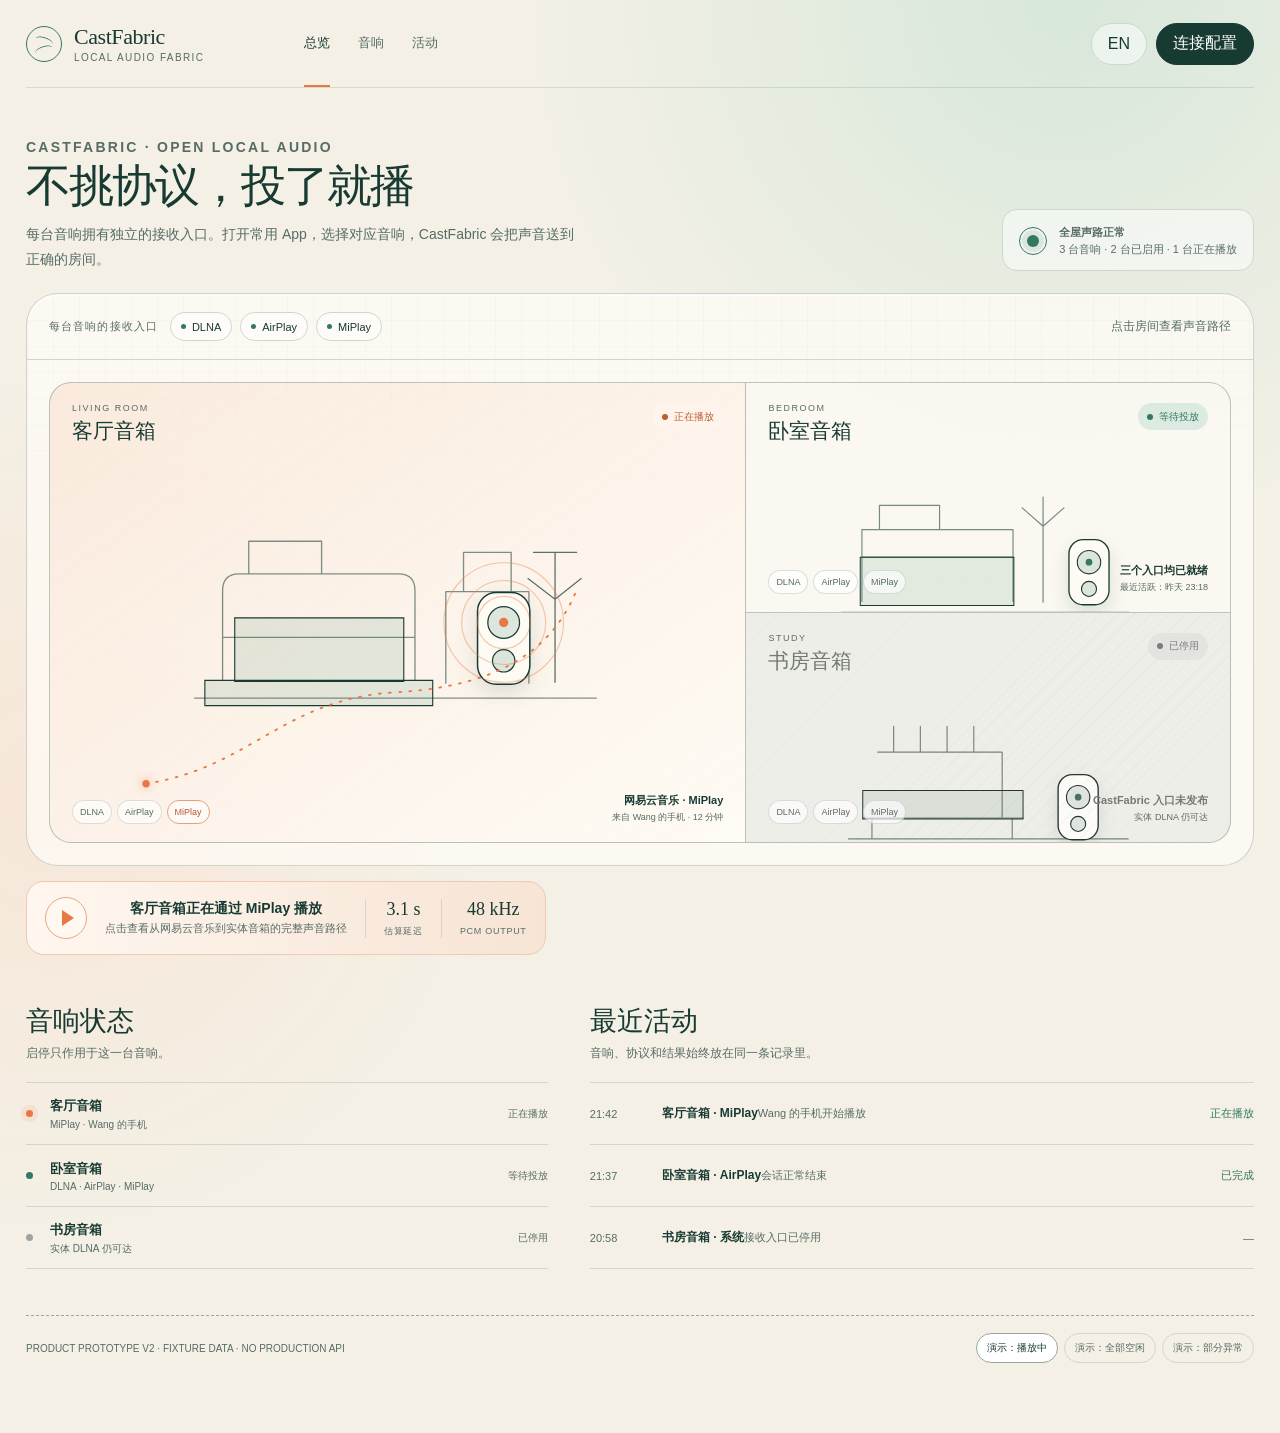
<file: docs/prototypes/castfabric-console-v2.html>
<!doctype html>
<html lang="zh-CN">
<head>
  <meta charset="utf-8">
  <meta name="viewport" content="width=device-width,initial-scale=1">
  <title>CastFabric · Whole-home Sound Map Prototype</title>
  <style>
    :root {
      --paper:#f4f0e5;
      --paper-hi:#fffdf7;
      --ink:#173a33;
      --ink-2:#566c65;
      --line:#cfd7cd;
      --line-strong:#95a89e;
      --moss:#347862;
      --moss-pale:#dcebe2;
      --signal:#e77843;
      --signal-pale:#f8dfce;
      --amber:#a97022;
      --amber-pale:#f5e7c9;
      --quiet:#e8e7df;
      --shadow:0 28px 80px rgba(37,65,54,.13);
      --radius:26px;
    }
    *{box-sizing:border-box}
    html{scroll-behavior:smooth}
    body{
      margin:0;
      min-width:320px;
      min-height:100vh;
      color:var(--ink);
      background:
        radial-gradient(circle at 83% 0,rgba(207,229,216,.78),transparent 34rem),
        radial-gradient(circle at 4% 56%,rgba(248,223,206,.58),transparent 27rem),
        var(--paper);
      font-family:"Avenir Next","PingFang SC","Microsoft YaHei",sans-serif;
      -webkit-font-smoothing:antialiased;
    }
    button{font:inherit;color:inherit}
    button:focus-visible,[tabindex]:focus-visible{outline:3px solid rgba(231,120,67,.4);outline-offset:3px}
    .shell{width:min(1360px,calc(100% - 52px));margin:0 auto;padding-bottom:70px}
    header{height:88px;display:flex;align-items:center;gap:40px;border-bottom:1px solid rgba(23,58,51,.13)}
    .brand{display:flex;align-items:center;gap:12px;min-width:238px}
    .mark{position:relative;width:36px;height:36px;border:1.5px solid var(--moss);border-radius:50%}
    .mark:before,.mark:after{content:"";position:absolute;left:8px;right:8px;height:8px;border-top:1.5px solid var(--moss);border-radius:50%}
    .mark:before{top:10px;transform:rotate(18deg)}
    .mark:after{top:19px;transform:rotate(-18deg)}
    .brand-name{font:500 22px Georgia,"Songti SC",serif;letter-spacing:-.02em}
    .brand-note{margin-top:2px;color:var(--ink-2);font-size:10px;letter-spacing:.14em}
    nav{display:flex;align-self:stretch;gap:28px}
    nav a{display:grid;place-items:center;border-bottom:2px solid transparent;color:var(--ink-2);font-size:13px;text-decoration:none}
    nav a:first-child{color:var(--ink);border-color:var(--signal)}
    .actions{display:flex;align-items:center;gap:9px;margin-left:auto}
    .button{min-height:42px;padding:0 16px;border:1px solid var(--line);border-radius:999px;background:rgba(255,255,255,.48);cursor:pointer}
    .button:hover{background:var(--paper-hi);border-color:var(--line-strong)}
    .button.dark{color:#fff;background:var(--ink);border-color:var(--ink)}
    main{padding-top:38px}
    .intro{display:grid;grid-template-columns:minmax(0,1fr) auto;gap:28px;align-items:end;margin-bottom:22px}
    .kicker{margin:0 0 7px;color:var(--moss);font-size:11px;font-weight:700;letter-spacing:.16em;text-transform:uppercase}
    h1{margin:0;font:500 clamp(30px,3.5vw,48px)/1.2 Georgia,"Songti SC",serif;letter-spacing:-.045em}
    .intro p{max-width:560px;margin:9px 0 0;color:var(--ink-2);font-size:14px;line-height:1.75}
    .system-state{display:flex;align-items:center;gap:12px;padding:13px 16px;border:1px solid var(--line);border-radius:15px;background:rgba(255,255,255,.52)}
    .state-orbit{position:relative;width:28px;height:28px;border:1px solid var(--moss);border-radius:50%}
    .state-orbit:before{content:"";position:absolute;inset:7px;border-radius:50%;background:var(--moss);box-shadow:0 0 0 5px rgba(52,120,98,.12)}
    .system-state strong{display:block;font-size:13px}
    .system-state span{display:block;margin-top:2px;color:var(--ink-2);font-size:11px}

    .sound-stage{position:relative;overflow:hidden;border:1px solid rgba(23,58,51,.2);border-radius:32px;background:rgba(255,253,247,.72);box-shadow:0 2px 0 rgba(255,255,255,.7) inset}
    .sound-stage:before{content:"";position:absolute;inset:0;pointer-events:none;background-image:linear-gradient(rgba(23,58,51,.025) 1px,transparent 1px),linear-gradient(90deg,rgba(23,58,51,.025) 1px,transparent 1px);background-size:26px 26px;mask-image:linear-gradient(to bottom,#000,transparent 88%)}
    .stage-head{position:relative;z-index:2;display:flex;align-items:center;justify-content:space-between;gap:20px;padding:18px 22px;border-bottom:1px solid var(--line)}
    .stage-legend{display:flex;align-items:center;gap:8px;flex-wrap:wrap}
    .stage-legend>span:first-child{margin-right:4px;color:var(--ink-2);font-size:11px;letter-spacing:.1em}
    .protocol{display:inline-flex;align-items:center;gap:6px;height:29px;padding:0 10px;border:1px solid var(--line);border-radius:999px;background:rgba(255,255,255,.6);font-size:11px}
    .protocol:before{content:"";width:5px;height:5px;border-radius:50%;background:var(--moss)}
    .stage-count{color:var(--ink-2);font-size:12px}
    .floorplan{position:relative;display:grid;grid-template-columns:1.18fr .82fr;grid-template-rows:1fr 1fr;min-height:505px;padding:22px;gap:0}
    .room{position:relative;overflow:hidden;border:1px solid rgba(23,58,51,.27);background:rgba(249,248,240,.63);cursor:pointer;transition:.28s ease}
    .room:hover{z-index:3;background:rgba(255,255,255,.78);box-shadow:0 16px 48px rgba(36,66,55,.11)}
    .room.living{grid-row:1/3;border-radius:22px 0 0 22px;background:linear-gradient(145deg,rgba(248,223,206,.58),rgba(255,252,245,.72))}
    .room.bedroom{border-left:0;border-radius:0 22px 0 0}
    .room.study{border-left:0;border-top:0;border-radius:0 0 22px 0;background:rgba(233,234,225,.72)}
    .room-head{position:absolute;z-index:4;top:20px;left:22px;right:22px;display:flex;align-items:start;justify-content:space-between;gap:12px}
    .room-label{color:var(--ink-2);font-size:9px;letter-spacing:.17em;text-transform:uppercase}
    .room-name{margin-top:4px;font:500 21px Georgia,"Songti SC",serif}
    .badge{display:inline-flex;align-items:center;gap:6px;height:27px;padding:0 9px;border-radius:999px;background:var(--moss-pale);color:var(--moss);font-size:10px;white-space:nowrap}
    .badge:before{content:"";width:6px;height:6px;border-radius:50%;background:currentColor}
    .badge.live{background:#fff4ec;color:#bc5e2d}
    .badge.off{color:#777f79;background:#e3e4dd}
    .room-art{position:absolute;inset:56px 10px 66px;display:grid;place-items:center;color:var(--ink)}
    .room-art svg{width:88%;height:88%;overflow:visible}
    .room-art .fill{fill:rgba(255,255,255,.58);stroke:currentColor;stroke-width:1.4}
    .room-art .line{fill:none;stroke:currentColor;stroke-width:1.4;stroke-linecap:round;stroke-linejoin:round}
    .room-art .soft{fill:rgba(52,120,98,.12);stroke:currentColor;stroke-width:1.2}
    .speaker{filter:drop-shadow(0 9px 10px rgba(23,58,51,.13))}
    .speaker-body{fill:#fdfbf3;stroke:var(--ink);stroke-width:1.6}
    .speaker-cone{fill:rgba(52,120,98,.16);stroke:var(--ink);stroke-width:1.3}
    .speaker-core{fill:var(--moss)}
    .living .speaker-core{fill:var(--signal)}
    .room-foot{position:absolute;z-index:4;left:22px;right:22px;bottom:18px;display:flex;align-items:end;justify-content:space-between;gap:12px}
    .entry-set{display:flex;gap:5px;flex-wrap:wrap}
    .entry-set span{height:24px;padding:0 7px;border:1px solid rgba(23,58,51,.15);border-radius:999px;background:rgba(255,255,255,.65);color:var(--ink-2);font-size:9px;line-height:22px}
    .session{text-align:right}
    .session strong{display:block;font-size:11px}
    .session span{display:block;margin-top:3px;color:var(--ink-2);font-size:9px}
    .active-route{position:absolute;z-index:3;inset:0;pointer-events:none}
    .active-route path{fill:none;stroke:var(--signal);stroke-width:2;stroke-linecap:round;stroke-dasharray:2 9;animation:route 2.3s linear infinite}
    .active-route circle{fill:var(--signal);filter:drop-shadow(0 0 6px rgba(231,120,67,.7))}
    @keyframes route{to{stroke-dashoffset:-44}}
    .sound-ring{fill:none;stroke:var(--signal);stroke-width:1.2;opacity:.4;transform-origin:center;animation:ring 2.4s ease-out infinite}
    .sound-ring.r2{animation-delay:.8s}.sound-ring.r3{animation-delay:1.6s}
    @keyframes ring{0%{transform:scale(.55);opacity:0}25%{opacity:.42}100%{transform:scale(1.2);opacity:0}}
    .room.offline{color:#707a74;filter:saturate(.55)}
    .room.offline:after{content:"";position:absolute;inset:0;background:repeating-linear-gradient(135deg,transparent 0 11px,rgba(23,58,51,.025) 11px 12px);pointer-events:none}

    .live-strip{display:grid;grid-template-columns:auto minmax(0,1fr) auto auto;gap:18px;align-items:center;margin-top:15px;padding:15px 18px;border:1px solid #efc9b2;border-radius:18px;background:linear-gradient(90deg,rgba(255,248,241,.92),rgba(248,223,206,.7));cursor:pointer}
    .live-icon{position:relative;width:42px;height:42px;border:1px solid #e5a883;border-radius:50%;background:#fff8f1}
    .live-icon:before{content:"";position:absolute;left:16px;top:12px;border-left:12px solid var(--signal);border-top:8px solid transparent;border-bottom:8px solid transparent}
    .live-copy strong{display:block;font-size:14px}.live-copy span{display:block;margin-top:3px;color:var(--ink-2);font-size:11px}
    .metric{padding-left:18px;border-left:1px solid rgba(23,58,51,.13)}
    .metric strong{display:block;font:500 18px Georgia,serif}.metric span{color:var(--ink-2);font-size:9px;letter-spacing:.08em}

    .lower-grid{display:grid;grid-template-columns:.88fr 1.12fr;gap:42px;margin-top:50px}
    h2{margin:0;font:500 27px/1.25 Georgia,"Songti SC",serif}
    .section-note{margin:6px 0 20px;color:var(--ink-2);font-size:12px}
    .speaker-lines{border-top:1px solid var(--line)}
    .speaker-line{display:grid;grid-template-columns:12px 1fr auto;gap:12px;align-items:center;min-height:62px;border-bottom:1px solid var(--line)}
    .dot{width:7px;height:7px;border-radius:50%;background:var(--moss)}
    .dot.live{background:var(--signal);box-shadow:0 0 0 5px rgba(231,120,67,.11)}
    .dot.off{background:#9da49f}.speaker-line strong{font-size:13px}.speaker-line p{margin:3px 0 0;color:var(--ink-2);font-size:10px}.speaker-line>span:last-child{color:var(--ink-2);font-size:10px}
    .activity{border-top:1px solid var(--line)}
    .event{display:grid;grid-template-columns:58px 1fr auto;gap:14px;align-items:center;min-height:62px;border-bottom:1px solid var(--line);font-size:11px}
    .event time,.event span{color:var(--ink-2)}
    .event strong{font-size:12px}.event .result{color:var(--moss)}
    .prototype-controls{display:flex;align-items:center;justify-content:space-between;gap:16px;margin-top:46px;padding-top:17px;border-top:1px dashed var(--line-strong);color:var(--ink-2);font-size:10px}
    .demo-buttons{display:flex;gap:6px}.demo-buttons button{height:30px;padding:0 10px;border:1px solid var(--line);border-radius:999px;background:transparent;cursor:pointer}.demo-buttons button.active{color:var(--ink);background:#fff;border-color:var(--line-strong)}

    .overlay{position:fixed;z-index:20;inset:0;display:none;place-items:center;padding:22px;background:rgba(25,47,40,.33);backdrop-filter:blur(9px)}
    .overlay.open{display:grid}
    .dialog{width:min(920px,100%);max-height:calc(100vh - 44px);overflow:auto;border:1px solid rgba(255,255,255,.8);border-radius:30px;background:var(--paper-hi);box-shadow:var(--shadow)}
    .dialog-head{display:flex;align-items:center;justify-content:space-between;gap:18px;padding:24px 28px;border-bottom:1px solid var(--line)}
    .dialog-head p{margin:3px 0 0;color:var(--ink-2);font-size:11px}
    .close{width:40px;height:40px;border:1px solid var(--line);border-radius:50%;background:transparent;cursor:pointer}
    .path-content{padding:30px}
    .path-graphic{display:grid;grid-template-columns:repeat(5,minmax(0,1fr));align-items:center;gap:0;margin:24px 0 34px}
    .path-node{position:relative;min-height:112px;padding:16px 12px;border:1px solid var(--line);background:#fff;text-align:center}
    .path-node:first-child{border-radius:18px 0 0 18px}.path-node:last-child{border-radius:0 18px 18px 0}.path-node+.path-node{border-left:0}
    .path-node:not(:last-child):after{content:"→";position:absolute;z-index:2;right:-12px;top:42px;width:24px;height:24px;display:grid;place-items:center;border-radius:50%;background:var(--signal-pale);color:var(--signal)}
    .path-node small{display:block;color:var(--ink-2);font-size:9px;letter-spacing:.09em}.path-node strong{display:block;margin-top:12px;font-size:12px}.path-node span{display:block;margin-top:5px;color:var(--ink-2);font-size:9px}
    .path-facts{display:grid;grid-template-columns:repeat(4,1fr);gap:10px}.fact{padding:14px;border:1px solid var(--line);border-radius:13px}.fact span{display:block;color:var(--ink-2);font-size:9px}.fact strong{display:block;margin-top:5px;font-size:12px}

    body[data-demo="idle"] .living .active-route,body[data-demo="idle"] .sound-ring{display:none}
    body[data-demo="idle"] .living .badge{background:var(--moss-pale);color:var(--moss)}
    body[data-demo="idle"] .living .badge span{display:none}
    body[data-demo="idle"] .living .badge:after{content:"等待投放"}
    body[data-demo="idle"] .live-strip{display:none}
    body[data-demo="degraded"] .study{background:var(--amber-pale);opacity:1;filter:none}
    body[data-demo="degraded"] .study .badge{color:var(--amber);background:#fff5dd}
    body[data-demo="degraded"] .study .badge span{display:none}
    body[data-demo="degraded"] .study .badge:after{content:"需要处理"}
    body[data-demo="degraded"] .system-state .state-orbit:before{background:var(--amber)}
    body[data-demo="degraded"] .system-state strong span{display:none}
    body[data-demo="degraded"] .system-state strong:after{content:"1 台音响需要处理"}

    @media(prefers-reduced-motion:reduce){*,*:before,*:after{animation-duration:.01ms!important;animation-iteration-count:1!important}}
    @media(max-width:900px){
      .shell{width:min(100% - 28px,720px)}
      header{height:auto;min-height:82px;flex-wrap:wrap;gap:8px 20px;padding:15px 0}.brand{min-width:0;margin-right:auto}.brand-note{display:none}nav{order:3;width:100%;height:38px;gap:24px}.actions .button.dark{padding-inline:13px}
      main{padding-top:28px}.intro{grid-template-columns:1fr;align-items:start}.system-state{justify-self:start}.floorplan{grid-template-columns:1fr;grid-template-rows:none;padding:13px;min-height:0}.room,.room.living,.room.bedroom,.room.study{grid-row:auto;min-height:330px;border:1px solid rgba(23,58,51,.27);border-radius:18px;margin-top:-1px}.room:first-child{margin-top:0}.room-art{inset:54px 12px 64px}.live-strip{grid-template-columns:auto 1fr}.metric{display:none}.lower-grid{grid-template-columns:1fr;gap:38px}.path-graphic{grid-template-columns:1fr}.path-node,.path-node:first-child,.path-node:last-child{min-height:auto;border:1px solid var(--line);border-radius:12px;margin-top:-1px}.path-node:not(:last-child):after{content:"↓";right:calc(50% - 12px);top:auto;bottom:-12px}.path-facts{grid-template-columns:1fr 1fr}.prototype-controls{align-items:flex-start;flex-direction:column}
    }
    @media(max-width:520px){
      .shell{width:calc(100% - 22px)}.brand-name{font-size:19px}.actions{gap:6px}.actions .button{padding-inline:11px}nav{font-size:12px}.intro p{font-size:12px}.system-state{width:100%}.stage-head{align-items:flex-start;flex-direction:column}.stage-count{display:none}.room{min-height:300px}.room-head{top:16px;left:17px;right:17px}.room-foot{left:17px;right:17px;bottom:15px}.session{max-width:125px}.live-strip{padding:13px}.live-icon{display:none}.lower-grid{margin-top:38px}.demo-buttons{width:100%;overflow-x:auto}.demo-buttons button{white-space:nowrap}.path-content{padding:22px 18px}.path-facts{grid-template-columns:1fr}
    }
  </style>
</head>
<body data-demo="playing">
  <div class="shell">
    <header>
      <div class="brand"><span class="mark" aria-hidden="true"></span><div><div class="brand-name">CastFabric</div><div class="brand-note">LOCAL AUDIO FABRIC</div></div></div>
      <nav aria-label="主要导航"><a href="#overview" data-i18n="overview">总览</a><a href="#speakers" data-i18n="speakers">音响</a><a href="#activity" data-i18n="activity">活动</a></nav>
      <div class="actions"><button class="button locale" id="localeButton">EN</button><button class="button dark" id="openSettings" data-i18n="connections">连接配置</button></div>
    </header>

    <main id="overview">
      <section class="intro">
        <div><p class="kicker">CASTFABRIC · OPEN LOCAL AUDIO</p><h1 data-i18n="slogan">不挑协议，投了就播</h1><p data-i18n="intro">每台音响拥有独立的接收入口。打开常用 App，选择对应音响，CastFabric 会把声音送到正确的房间。</p></div>
        <div class="system-state"><span class="state-orbit" aria-hidden="true"></span><div><strong><span data-i18n="healthy">全屋声路正常</span></strong><span data-i18n="summary">3 台音响 · 2 台已启用 · 1 台正在播放</span></div></div>
      </section>

      <section class="sound-stage" aria-label="全屋声场图">
        <div class="stage-head"><div class="stage-legend"><span data-i18n="receivers">每台音响的接收入口</span><span class="protocol">DLNA</span><span class="protocol">AirPlay</span><span class="protocol">MiPlay</span></div><span class="stage-count" data-i18n="hint">点击房间查看声音路径</span></div>
        <div class="floorplan">
          <article class="room living" tabindex="0" data-room="living">
            <div class="room-head"><div><div class="room-label">LIVING ROOM</div><div class="room-name" data-i18n="living">客厅音箱</div></div><span class="badge live"><span data-i18n="playing">正在播放</span></span></div>
            <div class="room-art">
              <svg viewBox="0 0 560 320" aria-hidden="true">
                <path class="line" d="M62 255h430M92 235v-95q0-18 18-18h170q18 0 18 18v95M92 190h206M120 122v-35h78v35M331 239v-98h89v98M350 141V99h51v42" opacity=".55"/>
                <path class="soft" d="M73 236h244v27H73zM105 169h181v68H105z"/>
                <path class="line" d="M448 238v-89m0 0-29-22m29 22 28-22m-28 22v-50M425 99h46" opacity=".7"/>
                <g class="speaker" transform="translate(365 142)"><rect class="speaker-body" x="0" y="0" width="56" height="98" rx="20"/><circle class="speaker-cone" cx="28" cy="32" r="17"/><circle class="speaker-core" cx="28" cy="32" r="5"/><circle class="speaker-cone" cx="28" cy="73" r="12"/></g>
                <circle class="sound-ring" cx="393" cy="174" r="28"/><circle class="sound-ring r2" cx="393" cy="174" r="45"/><circle class="sound-ring r3" cx="393" cy="174" r="64"/>
              </svg>
            </div>
            <svg class="active-route" viewBox="0 0 760 500" preserveAspectRatio="none" aria-hidden="true"><path d="M105 438 C220 420 255 345 378 338 S550 285 574 230"/><circle cx="105" cy="438" r="4"/></svg>
            <div class="room-foot"><div class="entry-set"><span>DLNA</span><span>AirPlay</span><span style="border-color:#e6a07a;color:#b65a2c">MiPlay</span></div><div class="session"><strong data-i18n="source">网易云音乐 · MiPlay</strong><span data-i18n="from">来自 Wang 的手机 · 12 分钟</span></div></div>
          </article>

          <article class="room bedroom" tabindex="0" data-room="bedroom">
            <div class="room-head"><div><div class="room-label">BEDROOM</div><div class="room-name" data-i18n="bedroom">卧室音箱</div></div><span class="badge"><span data-i18n="ready">等待投放</span></span></div>
            <div class="room-art"><svg viewBox="0 0 430 230" aria-hidden="true"><path class="line" d="M40 192h344M64 179V93h181v86M64 126h181M85 93V64h72v29M281 180V89m0 0-25-22m25 22 25-22m-25 22V54" opacity=".58"/><path class="soft" d="M62 126h184v58H62z"/><g class="speaker" transform="translate(312 105)"><rect class="speaker-body" width="48" height="78" rx="17"/><circle class="speaker-cone" cx="24" cy="27" r="14"/><circle class="speaker-core" cx="24" cy="27" r="4"/><circle class="speaker-cone" cx="24" cy="59" r="9"/></g></svg></div>
            <div class="room-foot"><div class="entry-set"><span>DLNA</span><span>AirPlay</span><span>MiPlay</span></div><div class="session"><strong data-i18n="allReady">三个入口均已就绪</strong><span data-i18n="last">最近活跃：昨天 23:18</span></div></div>
          </article>

          <article class="room study offline" tabindex="0" data-room="study">
            <div class="room-head"><div><div class="room-label">STUDY</div><div class="room-name" data-i18n="study">书房音箱</div></div><span class="badge off"><span data-i18n="disabled">已停用</span></span></div>
            <div class="room-art"><svg viewBox="0 0 430 230" aria-hidden="true"><path class="line" d="M48 188h335M65 163h192M76 163v25m168-25v25M83 84h149v79M102 84V53m32 31V53m32 31V53m32 31V53" opacity=".58"/><path class="soft" d="M65 130h192v34H65z"/><g class="speaker" transform="translate(299 111)"><rect class="speaker-body" width="48" height="78" rx="17"/><circle class="speaker-cone" cx="24" cy="27" r="14"/><circle class="speaker-core" cx="24" cy="27" r="4"/><circle class="speaker-cone" cx="24" cy="59" r="9"/></g></svg></div>
            <div class="room-foot"><div class="entry-set"><span>DLNA</span><span>AirPlay</span><span>MiPlay</span></div><div class="session"><strong data-i18n="notPublished">CastFabric 入口未发布</strong><span data-i18n="nativeOk">实体 DLNA 仍可达</span></div></div>
          </article>
        </div>
      </section>

      <button class="live-strip" id="openPath">
        <span class="live-icon" aria-hidden="true"></span><span class="live-copy"><strong data-i18n="liveTitle">客厅音箱正在通过 MiPlay 播放</strong><span data-i18n="liveHint">点击查看从网易云音乐到实体音箱的完整声音路径</span></span><span class="metric"><strong>3.1 s</strong><span data-i18n="latency">估算延迟</span></span><span class="metric"><strong>48 kHz</strong><span>PCM OUTPUT</span></span>
      </button>

      <section class="lower-grid">
        <div id="speakers"><h2 data-i18n="speakerHealth">音响状态</h2><p class="section-note" data-i18n="speakerHint">启停只作用于这一台音响。</p><div class="speaker-lines"><div class="speaker-line"><span class="dot live"></span><div><strong data-i18n="living">客厅音箱</strong><p>MiPlay · Wang 的手机</p></div><span data-i18n="playing">正在播放</span></div><div class="speaker-line"><span class="dot"></span><div><strong data-i18n="bedroom">卧室音箱</strong><p>DLNA · AirPlay · MiPlay</p></div><span data-i18n="ready">等待投放</span></div><div class="speaker-line"><span class="dot off"></span><div><strong data-i18n="study">书房音箱</strong><p data-i18n="nativeOk">实体 DLNA 仍可达</p></div><span data-i18n="disabled">已停用</span></div></div></div>
        <div id="activity"><h2 data-i18n="recent">最近活动</h2><p class="section-note" data-i18n="activityHint">音响、协议和结果始终放在同一条记录里。</p><div class="activity"><div class="event"><time>21:42</time><div><strong data-i18n="livingPlay">客厅音箱 · MiPlay</strong><span data-i18n="started">Wang 的手机开始播放</span></div><span class="result" data-i18n="playing">正在播放</span></div><div class="event"><time>21:37</time><div><strong data-i18n="bedroomAir">卧室音箱 · AirPlay</strong><span data-i18n="ended">会话正常结束</span></div><span class="result" data-i18n="done">已完成</span></div><div class="event"><time>20:58</time><div><strong data-i18n="studySystem">书房音箱 · 系统</strong><span data-i18n="disabledEvent">接收入口已停用</span></div><span>—</span></div></div></div>
      </section>

      <div class="prototype-controls"><span>PRODUCT PROTOTYPE V2 · FIXTURE DATA · NO PRODUCTION API</span><div class="demo-buttons" aria-label="原型状态"><button class="active" data-demo="playing" data-i18n="demoPlay">演示：播放中</button><button data-demo="idle" data-i18n="demoIdle">演示：全部空闲</button><button data-demo="degraded" data-i18n="demoWarn">演示：部分异常</button></div></div>
    </main>
  </div>

  <div class="overlay" id="pathDialog" role="dialog" aria-modal="true" aria-labelledby="pathTitle">
    <section class="dialog"><div class="dialog-head"><div><h2 id="pathTitle" data-i18n="pathTitle">客厅音箱 · 声音路径</h2><p data-i18n="pathSubtitle">把复杂链路放在详情里，而不是让首页承担所有技术信息。</p></div><button class="close" data-close aria-label="关闭">×</button></div><div class="path-content"><div class="path-graphic"><div class="path-node"><small>SOURCE</small><strong data-i18n="netease">网易云音乐</strong><span>Wang 的手机</span></div><div class="path-node"><small>INGRESS</small><strong>MiPlay</strong><span>AAC · 48 kHz</span></div><div class="path-node"><small>FABRIC</small><strong>CastFabric</strong><span data-i18n="healthy">全屋声路正常</span></div><div class="path-node"><small>OUTPUT STREAM</small><strong>PCM / HTTP</strong><span>48 kHz · stereo</span></div><div class="path-node"><small>RENDERER</small><strong data-i18n="living">客厅音箱</strong><span>192.168.133.118</span></div></div><div class="path-facts"><div class="fact"><span data-i18n="sessionState">会话状态</span><strong data-i18n="playing">正在播放</strong></div><div class="fact"><span data-i18n="latency">估算延迟</span><strong>3.1 s</strong></div><div class="fact"><span data-i18n="controls">控制同步</span><strong data-i18n="normal">正常</strong></div><div class="fact"><span data-i18n="startedAt">开始时间</span><strong>21:42:18</strong></div></div></div></section>
  </div>

  <div class="overlay" id="settingsDialog" role="dialog" aria-modal="true" aria-labelledby="settingsTitle">
    <section class="dialog" style="width:min(720px,100%)"><div class="dialog-head"><div><h2 id="settingsTitle" data-i18n="connections">连接配置</h2><p data-i18n="settingsHint">发现、接收入口、网络和扩展集中在二级界面。</p></div><button class="close" data-close aria-label="关闭">×</button></div><div class="path-content"><div class="path-facts" style="grid-template-columns:1fr 1fr"><div class="fact"><span data-i18n="discovery">局域网发现</span><strong data-i18n="threeFound">已发现 3 台音响</strong></div><div class="fact"><span data-i18n="identity">接收入口名称</span><strong>CastFabric · &lt;音响名&gt;</strong></div><div class="fact"><span data-i18n="network">局域网接口</span><strong>en0 · 192.168.133.225</strong></div><div class="fact"><span data-i18n="extension">小米账号扩展</span><strong data-i18n="offOptional">关闭 · 可选</strong></div></div></div></section>
  </div>

  <script>
    const en={overview:'Overview',speakers:'Speakers',activity:'Activity',connections:'Connections',slogan:'Cast freely. It just plays.',intro:'Every speaker owns an independent receiver suite. Open your usual app, choose a speaker, and CastFabric carries the sound to the right room.',healthy:'Every active route is healthy',summary:'3 speakers · 2 enabled · 1 playing',receivers:'Receivers on every speaker',hint:'Select a room to inspect its signal path',living:'Living room',bedroom:'Bedroom',study:'Study',playing:'Playing',ready:'Ready',disabled:'Disabled',source:'NetEase Music · MiPlay',from:"From Wang's phone · 12 min",allReady:'All three receivers are ready',last:'Last active: yesterday 23:18',notPublished:'CastFabric receivers not published',nativeOk:'Native DLNA remains reachable',liveTitle:'Living room is playing through MiPlay',liveHint:'Inspect the complete path from NetEase Music to the physical speaker',latency:'Estimated latency',speakerHealth:'Speaker health',speakerHint:'A switch only affects this speaker.',recent:'Recent activity',activityHint:'Speaker, protocol, and result stay in one record.',livingPlay:'Living room · MiPlay',started:"Wang's phone started playback",bedroomAir:'Bedroom · AirPlay',ended:'Session ended normally',done:'Completed',studySystem:'Study · System',disabledEvent:'Receiver suite disabled',demoPlay:'Demo: playing',demoIdle:'Demo: all idle',demoWarn:'Demo: degraded',pathTitle:'Living room · Signal path',pathSubtitle:'Technical detail lives here instead of taking over the home screen.',netease:'NetEase Music',sessionState:'Session',controls:'Control sync',normal:'Healthy',startedAt:'Started at',settingsHint:'Discovery, receiver identity, network, and extensions stay one level down.',discovery:'LAN discovery',threeFound:'3 speakers found',identity:'Receiver identity',network:'LAN interface',extension:'Xiaomi account extension',offOptional:'Off · optional'};
    let locale='zh';
    const localeButton=document.getElementById('localeButton');
    localeButton.addEventListener('click',()=>{locale=locale==='zh'?'en':'zh';document.documentElement.lang=locale==='zh'?'zh-CN':'en';localeButton.textContent=locale==='zh'?'EN':'中';document.querySelectorAll('[data-i18n]').forEach(node=>{if(!node.dataset.zh)node.dataset.zh=node.textContent;node.textContent=locale==='zh'?node.dataset.zh:(en[node.dataset.i18n]||node.dataset.zh)})});
    document.querySelectorAll('.demo-buttons [data-demo]').forEach(button=>button.addEventListener('click',()=>{document.body.dataset.demo=button.dataset.demo;document.querySelectorAll('.demo-buttons button').forEach(b=>b.classList.toggle('active',b===button))}));
    const pathDialog=document.getElementById('pathDialog'),settingsDialog=document.getElementById('settingsDialog');
    document.querySelectorAll('[data-room],#openPath').forEach(node=>node.addEventListener('click',()=>pathDialog.classList.add('open')));
    document.querySelectorAll('[data-room]').forEach(node=>node.addEventListener('keydown',e=>{if(e.key==='Enter'||e.key===' '){e.preventDefault();pathDialog.classList.add('open')}}));
    document.getElementById('openSettings').addEventListener('click',()=>settingsDialog.classList.add('open'));
    document.querySelectorAll('[data-close]').forEach(button=>button.addEventListener('click',()=>button.closest('.overlay').classList.remove('open')));
    document.querySelectorAll('.overlay').forEach(overlay=>overlay.addEventListener('click',e=>{if(e.target===overlay)overlay.classList.remove('open')}));
    addEventListener('keydown',e=>{if(e.key==='Escape')document.querySelectorAll('.overlay.open').forEach(o=>o.classList.remove('open'))});
  </script>
</body>
</html>
</file>
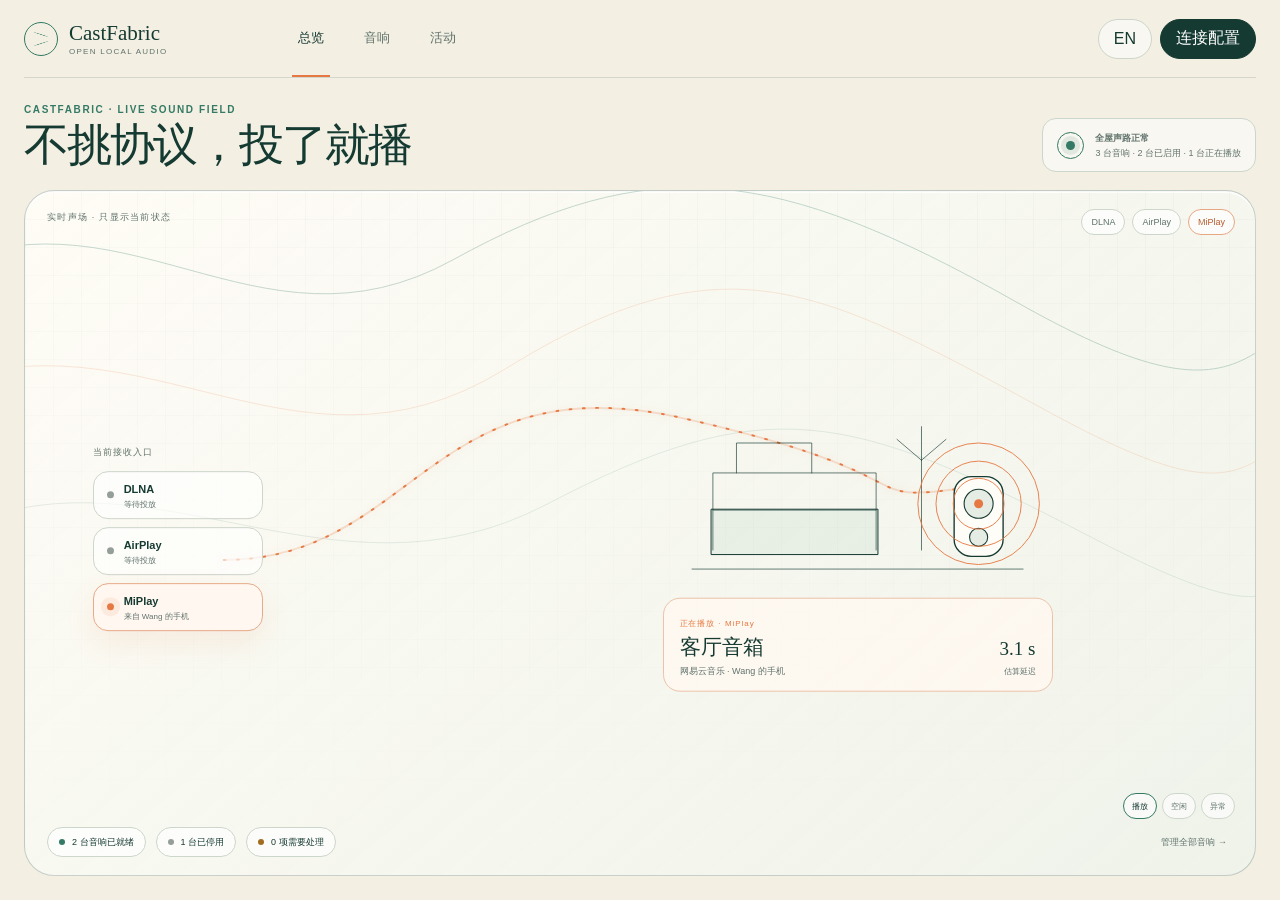
<file: docs/prototypes/castfabric-console-v3.html>
<!doctype html>
<html lang="zh-CN">
<head>
  <meta charset="utf-8">
  <meta name="viewport" content="width=device-width,initial-scale=1">
  <title>CastFabric Console V3</title>
  <style>
    :root{--paper:#f3efe3;--paper-hi:#fffdf7;--ink:#153a32;--muted:#60736c;--line:#cdd6cb;--green:#347a64;--green-pale:#dcebe2;--orange:#e67943;--orange-pale:#f8dfcf;--amber:#a36d20;--amber-pale:#f5e7c8;--grey:#959e98;--shadow:0 30px 85px rgba(31,60,50,.14);--header:78px}
    *{box-sizing:border-box}html,body{margin:0;min-width:320px;min-height:100%;color:var(--ink);background:var(--paper);font-family:"Avenir Next","PingFang SC","Microsoft YaHei",sans-serif;-webkit-font-smoothing:antialiased}button{font:inherit;color:inherit}button:focus-visible,[tabindex]:focus-visible{outline:3px solid rgba(230,121,67,.4);outline-offset:3px}
    body:before{content:"";position:fixed;inset:0;z-index:-2;background:radial-gradient(circle at 82% -10%,rgba(203,227,213,.88),transparent 35rem),radial-gradient(circle at -5% 75%,rgba(248,223,207,.6),transparent 27rem),var(--paper)}
    .shell{width:min(1380px,calc(100% - 48px));margin:0 auto}.app-header{height:var(--header);display:flex;align-items:center;gap:38px;border-bottom:1px solid rgba(21,58,50,.13)}
    .brand{display:flex;align-items:center;gap:11px;min-width:230px}.mark{position:relative;width:34px;height:34px;border:1.5px solid var(--green);border-radius:50%}.mark:before,.mark:after{content:"";position:absolute;left:8px;right:8px;border-top:1.5px solid var(--green);border-radius:50%}.mark:before{top:11px;transform:rotate(18deg)}.mark:after{top:20px;transform:rotate(-18deg)}.brand strong{font:500 21px Georgia,"Songti SC",serif}.brand small{display:block;margin-top:1px;color:var(--muted);font-size:8px;letter-spacing:.16em}
    nav{display:flex;align-self:stretch;gap:28px}.nav-button{border:0;border-bottom:2px solid transparent;background:transparent;color:var(--muted);font-size:13px;cursor:pointer}.nav-button.active{border-color:var(--orange);color:var(--ink)}.actions{display:flex;gap:8px;margin-left:auto}.button{min-height:40px;padding:0 15px;border:1px solid var(--line);border-radius:999px;background:rgba(255,255,255,.5);cursor:pointer}.button:hover{background:#fff}.button.primary{color:#fff;background:var(--ink);border-color:var(--ink)}
    .page{display:none}.page.active{display:block;animation:page-in .35s ease both}@keyframes page-in{from{opacity:0;transform:translateY(6px)}}

    /* Overview: fixed one-screen composition */
    #overview{height:calc(100vh - var(--header));min-height:650px;padding:26px 0 24px}.overview-frame{height:100%;display:grid;grid-template-rows:auto minmax(0,1fr);gap:18px}.overview-head{display:flex;align-items:end;justify-content:space-between;gap:28px}.kicker{margin:0 0 5px;color:var(--green);font-size:10px;font-weight:700;letter-spacing:.16em}.overview-head h1{margin:0;font:500 clamp(30px,3.5vw,47px)/1.15 Georgia,"Songti SC",serif;letter-spacing:-.045em}.health{display:flex;align-items:center;gap:11px;padding:11px 14px;border:1px solid var(--line);border-radius:14px;background:rgba(255,255,255,.52)}.health-orbit{position:relative;width:27px;height:27px;border:1px solid var(--green);border-radius:50%}.health-orbit:after{content:"";position:absolute;inset:8px;border-radius:50%;background:var(--green);box-shadow:0 0 0 5px rgba(52,122,100,.12)}.health strong{display:block;font-size:12px}.health span{display:block;margin-top:2px;color:var(--muted);font-size:9px}
    .sound-field{position:relative;min-height:0;overflow:hidden;border:1px solid rgba(21,58,50,.22);border-radius:30px;background:linear-gradient(140deg,rgba(255,253,247,.9),rgba(238,244,236,.75));box-shadow:0 2px 0 rgba(255,255,255,.8) inset}
    .sound-field:before{content:"";position:absolute;inset:0;background-image:linear-gradient(rgba(21,58,50,.025) 1px,transparent 1px),linear-gradient(90deg,rgba(21,58,50,.025) 1px,transparent 1px);background-size:28px 28px;mask-image:linear-gradient(#000,transparent 95%)}
    .ambient-lines{position:absolute;inset:-15% -5%;opacity:.33;animation:drift 10s ease-in-out infinite alternate}.ambient-lines path{fill:none;stroke:var(--green);stroke-width:.8}.ambient-lines path:nth-child(2){stroke:var(--orange);opacity:.6}.ambient-lines path:nth-child(3){opacity:.45}@keyframes drift{to{transform:translate3d(18px,-9px,0) scale(1.01)}}
    .field-label{position:absolute;z-index:4;top:20px;left:22px;color:var(--muted);font-size:9px;letter-spacing:.14em}.field-hint{position:absolute;z-index:4;top:18px;right:20px;display:flex;gap:7px}.legend{height:26px;padding:0 9px;border:1px solid var(--line);border-radius:999px;background:rgba(255,255,255,.7);color:var(--muted);font-size:9px;line-height:24px}.legend.active{border-color:#e7a783;color:#b65b2d}
    .source-stack{position:absolute;z-index:5;left:5.5%;top:50%;width:170px;transform:translateY(-45%)}.source-label{margin-bottom:12px;color:var(--muted);font-size:9px;letter-spacing:.13em}.source-node{display:flex;align-items:center;gap:10px;height:48px;margin:8px 0;padding:0 13px;border:1px solid var(--line);border-radius:15px;background:rgba(255,255,255,.66)}.source-node i{width:7px;height:7px;border-radius:50%;background:var(--grey)}.source-node strong{font-size:11px}.source-node span{display:block;margin-top:2px;color:var(--muted);font-size:8px}.source-node.active{border-color:#e6aa88;background:#fff7f0;box-shadow:0 12px 30px rgba(230,121,67,.1)}.source-node.active i{background:var(--orange);box-shadow:0 0 0 6px rgba(230,121,67,.1)}
    .route-layer{position:absolute;z-index:3;inset:0;pointer-events:none}.route-layer path{fill:none;stroke:var(--orange);stroke-width:2;stroke-linecap:round}.route-layer .base{opacity:.22}.route-layer .moving{stroke-dasharray:2 12;filter:drop-shadow(0 0 5px rgba(230,121,67,.45));animation:flow 2.8s linear infinite}@keyframes flow{to{stroke-dashoffset:-56}}
    .active-output{position:absolute;z-index:5;left:55%;top:48%;width:min(390px,34%);transform:translate(-10%,-45%);cursor:pointer}.output-visual{position:relative;height:220px;display:grid;place-items:center}.output-visual svg{width:100%;height:100%;overflow:visible}.speaker-body{fill:#fffdf7;stroke:var(--ink);stroke-width:1.5}.speaker-cone{fill:rgba(52,122,100,.13);stroke:var(--ink);stroke-width:1.2}.speaker-core{fill:var(--orange)}.furniture{fill:rgba(52,122,100,.07);stroke:var(--ink);stroke-width:1.1}.outline{fill:none;stroke:var(--ink);stroke-width:1.1;stroke-linecap:round;stroke-linejoin:round;opacity:.65}.ring{fill:none;stroke:var(--orange);stroke-width:1;transform-origin:center;animation:ring 2.6s ease-out infinite}.ring.r2{animation-delay:.85s}.ring.r3{animation-delay:1.7s}@keyframes ring{0%{transform:scale(.5);opacity:0}25%{opacity:.45}100%{transform:scale(1.25);opacity:0}}
    .output-copy{display:flex;align-items:end;justify-content:space-between;gap:16px;padding:13px 16px;border:1px solid #ecc3aa;border-radius:17px;background:rgba(255,248,241,.85)}.output-copy small{color:var(--orange);font-size:8px;letter-spacing:.12em}.output-copy h2{margin:3px 0 0;font:500 21px Georgia,"Songti SC",serif}.output-copy p{margin:4px 0 0;color:var(--muted);font-size:9px}.latency{text-align:right}.latency strong{display:block;font:500 19px Georgia,serif}.latency span{color:var(--muted);font-size:8px}
    .field-summary{position:absolute;z-index:5;left:22px;right:22px;bottom:18px;display:flex;align-items:center;gap:10px}.summary-pill{display:flex;align-items:center;gap:7px;height:30px;padding:0 11px;border:1px solid var(--line);border-radius:999px;background:rgba(255,255,255,.7);font-size:9px}.summary-pill i{width:6px;height:6px;border-radius:50%;background:var(--green)}.summary-pill.off i{background:var(--grey)}.summary-pill.warn i{background:var(--amber)}.field-summary .detail-link{margin-left:auto;border:0;background:transparent;color:var(--muted);font-size:9px;cursor:pointer}.demo{position:absolute;z-index:6;right:20px;bottom:18px;display:flex;gap:5px;transform:translateY(-38px)}.demo button{height:26px;padding:0 8px;border:1px solid var(--line);border-radius:999px;background:rgba(255,255,255,.65);color:var(--muted);font-size:8px;cursor:pointer}.demo button.active{color:var(--ink);border-color:var(--green)}
    body[data-demo="idle"] .route-layer .moving,body[data-demo="idle"] .ring{display:none}body[data-demo="idle"] .source-node.active{border-color:var(--line);background:rgba(255,255,255,.66);box-shadow:none}body[data-demo="idle"] .source-node.active i{background:var(--grey);box-shadow:none}body[data-demo="idle"] .output-copy small,body[data-demo="idle"] .latency{display:none}body[data-demo="idle"] .active-output{left:58%}.health .warning-copy{display:none}body[data-demo="degraded"] .health-orbit:after{background:var(--amber)}body[data-demo="degraded"] .health .health-copy{display:none}body[data-demo="degraded"] .health .warning-copy{display:block}body[data-demo="degraded"] .summary-pill.warn{background:var(--amber-pale)}

    /* Speakers */
    #speakers{padding:40px 0 70px}.page-head{display:flex;align-items:end;justify-content:space-between;gap:20px;margin-bottom:26px}.page-head h1{margin:0;font:500 40px/1.15 Georgia,"Songti SC",serif;letter-spacing:-.04em}.page-head p{margin:7px 0 0;color:var(--muted);font-size:12px}.page-tools{display:flex;gap:8px}.speaker-grid{display:grid;grid-template-columns:repeat(3,minmax(0,1fr));gap:15px}.speaker-card{position:relative;overflow:hidden;min-height:410px;border:1px solid var(--line);border-radius:24px;background:rgba(255,253,247,.74)}.speaker-card.disabled{background:rgba(232,232,224,.68);color:#707a74}.card-top{display:flex;align-items:start;justify-content:space-between;gap:12px;padding:20px}.card-room{color:var(--muted);font-size:8px;letter-spacing:.15em}.card-name{margin-top:4px;font:500 20px Georgia,"Songti SC",serif}.switch{width:48px;height:28px;padding:3px;border:0;border-radius:999px;background:var(--green);cursor:pointer}.switch:after{content:"";display:block;width:22px;height:22px;margin-left:20px;border-radius:50%;background:white;transition:.2s}.switch.off{background:#c4c9c5}.switch.off:after{margin-left:0}.card-art{height:150px;display:grid;place-items:center;border-top:1px solid rgba(21,58,50,.07);border-bottom:1px solid var(--line);background:linear-gradient(150deg,rgba(220,235,226,.45),rgba(255,255,255,.24))}.card-art svg{width:75%;height:80%}.card-content{padding:18px 20px}.status-row{display:flex;align-items:center;justify-content:space-between;gap:12px;margin-bottom:14px}.status-row strong{font-size:12px}.badge{height:25px;padding:0 8px;border-radius:999px;background:var(--green-pale);color:var(--green);font-size:9px;line-height:25px}.badge.live{background:var(--orange-pale);color:#b75d2e}.badge.off{background:#e1e2dc;color:#717872}.protocol-list{border-top:1px solid var(--line)}.protocol-row{display:grid;grid-template-columns:1fr auto;align-items:center;min-height:38px;border-bottom:1px solid var(--line);font-size:10px}.protocol-row span:last-child{color:var(--green)}.protocol-row .muted{color:var(--grey)!important}.card-meta{display:flex;justify-content:space-between;gap:10px;margin-top:15px;color:var(--muted);font-size:8px}

    /* Activity */
    #activity{padding:40px 0 70px}.activity-layout{display:grid;grid-template-columns:minmax(0,1fr) 250px;gap:48px}.filters{display:flex;gap:7px;margin-bottom:18px;flex-wrap:wrap}.filter{height:32px;padding:0 11px;border:1px solid var(--line);border-radius:999px;background:transparent;color:var(--muted);font-size:9px;cursor:pointer}.filter.active{background:#fff;color:var(--ink);border-color:var(--green)}.timeline{border-top:1px solid var(--line)}.event{display:grid;grid-template-columns:74px 12px 1fr auto;gap:14px;align-items:start;min-height:84px;padding:18px 0;border-bottom:1px solid var(--line)}.event time{color:var(--muted);font:500 14px Georgia,serif}.event-dot{width:8px;height:8px;margin-top:5px;border-radius:50%;background:var(--green);box-shadow:0 0 0 5px rgba(52,122,100,.09)}.event-dot.live{background:var(--orange);box-shadow:0 0 0 5px rgba(230,121,67,.1)}.event-dot.off{background:var(--grey);box-shadow:none}.event strong{display:block;font-size:12px}.event p{margin:5px 0 0;color:var(--muted);font-size:10px}.event-result{color:var(--green);font-size:9px}.day-summary{position:sticky;top:22px;padding:20px;border:1px solid var(--line);border-radius:20px;background:rgba(255,253,247,.65)}.day-summary h2{margin:0;font:500 20px Georgia,"Songti SC",serif}.day-summary p{margin:5px 0 17px;color:var(--muted);font-size:9px}.summary-stat{display:flex;justify-content:space-between;padding:11px 0;border-top:1px solid var(--line);font-size:10px}.summary-stat strong{font:500 17px Georgia,serif}

    /* Dialogs */
    .overlay{position:fixed;z-index:30;inset:0;display:none;place-items:center;padding:22px;background:rgba(25,48,40,.34);backdrop-filter:blur(9px)}.overlay.open{display:grid}.dialog{width:min(860px,100%);max-height:calc(100vh - 44px);overflow:auto;border:1px solid rgba(255,255,255,.8);border-radius:28px;background:var(--paper-hi);box-shadow:var(--shadow)}.dialog-head{display:flex;justify-content:space-between;align-items:center;gap:18px;padding:22px 26px;border-bottom:1px solid var(--line)}.dialog-head h2{margin:0;font:500 23px Georgia,"Songti SC",serif}.dialog-head p{margin:4px 0 0;color:var(--muted);font-size:9px}.close{width:38px;height:38px;border:1px solid var(--line);border-radius:50%;background:transparent;cursor:pointer}.dialog-body{padding:26px}.path{display:grid;grid-template-columns:repeat(5,1fr);margin:10px 0 24px}.path-node{position:relative;min-height:95px;padding:15px 9px;border:1px solid var(--line);text-align:center}.path-node+.path-node{border-left:0}.path-node:first-child{border-radius:15px 0 0 15px}.path-node:last-child{border-radius:0 15px 15px 0}.path-node:not(:last-child):after{content:"→";position:absolute;z-index:2;right:-11px;top:36px;width:22px;height:22px;display:grid;place-items:center;border-radius:50%;background:var(--orange-pale);color:var(--orange)}.path-node small{color:var(--muted);font-size:7px;letter-spacing:.12em}.path-node strong{display:block;margin-top:11px;font-size:10px}.path-node span{display:block;margin-top:4px;color:var(--muted);font-size:8px}.settings-grid{display:grid;grid-template-columns:1fr 1fr;gap:10px}.setting{padding:15px;border:1px solid var(--line);border-radius:14px}.setting span{display:block;color:var(--muted);font-size:8px}.setting strong{display:block;margin-top:5px;font-size:10px}

    @media(prefers-reduced-motion:reduce){*,*:before,*:after{animation-duration:.01ms!important;animation-iteration-count:1!important}}
    @media(max-width:900px){:root{--header:118px}.shell{width:min(100% - 28px,720px)}.app-header{height:var(--header);flex-wrap:wrap;gap:8px 18px;padding:12px 0}.brand{min-width:0;margin-right:auto}.brand small{display:none}.actions{margin-left:0}.app-header nav{order:3;width:100%;height:34px;gap:24px}.nav-button{padding:0}.overview-head{align-items:flex-start;flex-direction:column;gap:12px}#overview{height:auto;min-height:calc(100vh - var(--header));padding-top:22px}.overview-frame{min-height:750px}.sound-field{min-height:620px}.source-stack{left:20px;top:175px;width:135px;transform:none}.source-node{height:42px}.active-output{left:auto;right:18px;top:135px;width:54%;transform:none}.output-visual{height:240px}.field-summary{flex-wrap:wrap}.demo{top:52px;right:16px;bottom:auto;transform:none}.speaker-grid{grid-template-columns:1fr}.speaker-card{min-height:390px}.activity-layout{grid-template-columns:1fr}.day-summary{position:static;order:-1}.path{grid-template-columns:1fr}.path-node,.path-node:first-child,.path-node:last-child{border:1px solid var(--line);border-radius:10px;margin-top:-1px}.path-node:not(:last-child):after{content:"↓";right:calc(50% - 11px);top:auto;bottom:-11px}}
    @media(max-width:520px){:root{--header:116px}.shell{width:calc(100% - 22px)}.brand strong{font-size:18px}.actions{gap:5px}.actions .button{padding:0 10px}.overview-head h1{font-size:32px}.health{width:100%}.overview-frame{min-height:770px}.sound-field{min-height:650px}.field-label{top:15px;left:15px}.field-hint{display:none}.source-stack{top:58px;left:14px;right:14px;width:auto;display:grid;grid-template-columns:repeat(3,1fr);gap:5px}.source-label{display:none}.source-node{height:50px;margin:0;padding:0 8px}.source-node span{display:none}.active-output{top:150px;left:18px;right:18px;width:auto}.output-visual{height:260px}.output-copy{padding:11px 13px}.field-summary{left:14px;right:14px;bottom:14px}.summary-pill{padding:0 8px}.demo{top:auto;bottom:55px;left:14px;right:auto}.page-head{align-items:flex-start;flex-direction:column}.page-head h1{font-size:34px}.speaker-grid{grid-template-columns:1fr}.activity-layout{gap:24px}.event{grid-template-columns:52px 10px 1fr}.event-result{display:none}.settings-grid{grid-template-columns:1fr}.dialog-body{padding:20px 16px}}
  </style>
</head>
<body data-demo="playing">
  <div class="shell">
    <header class="app-header">
      <div class="brand"><span class="mark" aria-hidden="true"></span><div><strong>CastFabric</strong><small>OPEN LOCAL AUDIO</small></div></div>
      <nav aria-label="主导航" data-i18n-aria="primaryNav"><button class="nav-button active" data-page="overview" data-i18n="navOverview">总览</button><button class="nav-button" data-page="speakers" data-i18n="navSpeakers">音响</button><button class="nav-button" data-page="activity" data-i18n="navActivity">活动</button></nav>
      <div class="actions"><button class="button" id="languageButton">EN</button><button class="button primary" id="settingsButton" data-i18n="connections">连接配置</button></div>
    </header>

    <main class="page active" id="overview">
      <div class="overview-frame">
        <div class="overview-head"><div><p class="kicker">CASTFABRIC · LIVE SOUND FIELD</p><h1 data-i18n="slogan">不挑协议，投了就播</h1></div><div class="health"><span class="health-orbit"></span><div><strong><span class="health-copy" data-i18n="healthText">全屋声路正常</span><span class="warning-copy" data-i18n="warningHealth">1 台音响需要处理</span></strong><span data-i18n="healthSub">3 台音响 · 2 台已启用 · 1 台正在播放</span></div></div></div>
        <section class="sound-field" aria-label="实时声场" data-i18n-aria="liveField">
          <svg class="ambient-lines" viewBox="0 0 1300 620" preserveAspectRatio="none" aria-hidden="true"><path d="M-40 180 C150 80 280 270 470 165 S780 75 1010 205 S1240 255 1370 120"/><path d="M-60 300 C160 190 310 400 520 270 S820 190 1040 310 S1230 350 1370 245"/><path d="M-20 430 C170 330 350 510 560 400 S850 310 1080 430 S1250 460 1360 390"/></svg>
          <div class="field-label" data-i18n="fieldLabel">实时声场 · 只显示当前状态</div><div class="field-hint"><span class="legend">DLNA</span><span class="legend">AirPlay</span><span class="legend active">MiPlay</span></div>
          <div class="source-stack"><div class="source-label" data-i18n="incoming">当前接收入口</div><div class="source-node"><i></i><div><strong>DLNA</strong><span data-i18n="waiting">等待投放</span></div></div><div class="source-node"><i></i><div><strong>AirPlay</strong><span data-i18n="waiting">等待投放</span></div></div><div class="source-node active"><i></i><div><strong>MiPlay</strong><span data-i18n="fromPhone">来自 Wang 的手机</span></div></div></div>
          <svg class="route-layer" viewBox="0 0 1300 620" preserveAspectRatio="none" aria-hidden="true"><path class="base" d="M210 390 C410 390 430 180 695 240 S875 330 985 315"/><path class="moving" d="M210 390 C410 390 430 180 695 240 S875 330 985 315"/></svg>
          <article class="active-output" id="activeOutput" tabindex="0">
            <div class="output-visual"><svg viewBox="0 0 430 250" aria-hidden="true"><path class="outline" d="M32 211h365M55 190V105h180v85M55 146h180M81 105V72h83v33M285 190V91m0 0-27-23m27 23 27-23m-27 23V54"/><path class="furniture" d="M53 145h184v50H53z"/><g transform="translate(321 109)"><rect class="speaker-body" width="54" height="88" rx="19"/><circle class="speaker-cone" cx="27" cy="30" r="16"/><circle class="speaker-core" cx="27" cy="30" r="5"/><circle class="speaker-cone" cx="27" cy="67" r="10"/></g><circle class="ring" cx="348" cy="139" r="28"/><circle class="ring r2" cx="348" cy="139" r="47"/><circle class="ring r3" cx="348" cy="139" r="67"/></svg></div>
            <div class="output-copy"><div><small data-i18n="nowPlaying">正在播放 · MiPlay</small><h2 data-i18n="living">客厅音箱</h2><p data-i18n="track">网易云音乐 · Wang 的手机</p></div><div class="latency"><strong>3.1 s</strong><span data-i18n="latency">估算延迟</span></div></div>
          </article>
          <div class="field-summary"><span class="summary-pill"><i></i><span data-i18n="readyCount">2 台音响已就绪</span></span><span class="summary-pill off"><i></i><span data-i18n="disabledCount">1 台已停用</span></span><span class="summary-pill warn"><i></i><span data-i18n="issueCount">0 项需要处理</span></span><button class="detail-link" data-page="speakers" data-i18n="manageAll">管理全部音响 →</button></div>
          <div class="demo"><button class="active" data-demo="playing" data-i18n="demoPlay">播放</button><button data-demo="idle" data-i18n="demoIdle">空闲</button><button data-demo="degraded" data-i18n="demoIssue">异常</button></div>
        </section>
      </div>
    </main>

    <main class="page" id="speakers">
      <div class="page-head"><div><p class="kicker">OUTPUTS · RECEIVER SUITES</p><h1 data-i18n="speakerTitle">音响管理</h1><p data-i18n="speakerIntro">每台音响独立启停，并拥有自己的 DLNA、AirPlay 与 MiPlay 接收入口。</p></div><div class="page-tools"><button class="button" data-i18n="scan">重新发现</button><button class="button primary" data-i18n="addSpeaker">添加音响</button></div></div>
      <section class="speaker-grid">
        <article class="speaker-card"><div class="card-top"><div><div class="card-room">LIVING ROOM</div><div class="card-name" data-i18n="living">客厅音箱</div></div><button class="switch" aria-label="启用或停用音响" data-i18n-aria="toggleSpeaker"></button></div><div class="card-art"><svg viewBox="0 0 340 150" aria-hidden="true"><path class="outline" d="M25 124h286M46 111V52h140v59M46 82h140M216 111V48m0 0-20-18m20 18 20-18"/><path class="furniture" d="M44 81h144v34H44z"/><g transform="translate(252 59)"><rect class="speaker-body" width="42" height="69" rx="15"/><circle class="speaker-cone" cx="21" cy="23" r="12"/><circle class="speaker-core" cx="21" cy="23" r="4"/><circle class="speaker-cone" cx="21" cy="52" r="8"/></g></svg></div><div class="card-content"><div class="status-row"><strong data-i18n="receiverPublished">CastFabric 接收入口已发布</strong><span class="badge live" data-i18n="playing">正在播放</span></div><div class="protocol-list"><div class="protocol-row"><span>DLNA</span><span data-i18n="ready">就绪</span></div><div class="protocol-row"><span>AirPlay</span><span data-i18n="ready">就绪</span></div><div class="protocol-row"><span>MiPlay</span><span data-i18n="active">活跃</span></div></div><div class="card-meta"><span>192.168.133.118</span><span data-i18n="seenNow">刚刚在线</span></div></div></article>
        <article class="speaker-card"><div class="card-top"><div><div class="card-room">BEDROOM</div><div class="card-name" data-i18n="bedroom">卧室音箱</div></div><button class="switch" aria-label="启用或停用音响" data-i18n-aria="toggleSpeaker"></button></div><div class="card-art"><svg viewBox="0 0 340 150" aria-hidden="true"><path class="outline" d="M25 124h286M46 111V58h150v53M46 85h150M67 58V35h61v23M230 111V45m0 0-19-16m19 16 19-16"/><path class="furniture" d="M44 84h154v31H44z"/><g transform="translate(263 60)"><rect class="speaker-body" width="42" height="69" rx="15"/><circle class="speaker-cone" cx="21" cy="23" r="12"/><circle class="speaker-core" cx="21" cy="23" r="4"/><circle class="speaker-cone" cx="21" cy="52" r="8"/></g></svg></div><div class="card-content"><div class="status-row"><strong data-i18n="receiverPublished">CastFabric 接收入口已发布</strong><span class="badge" data-i18n="waiting">等待投放</span></div><div class="protocol-list"><div class="protocol-row"><span>DLNA</span><span data-i18n="ready">就绪</span></div><div class="protocol-row"><span>AirPlay</span><span data-i18n="ready">就绪</span></div><div class="protocol-row"><span>MiPlay</span><span data-i18n="ready">就绪</span></div></div><div class="card-meta"><span>192.168.133.132</span><span data-i18n="seenNow">刚刚在线</span></div></div></article>
        <article class="speaker-card disabled"><div class="card-top"><div><div class="card-room">STUDY</div><div class="card-name" data-i18n="study">书房音箱</div></div><button class="switch off" aria-label="启用或停用音响" data-i18n-aria="toggleSpeaker"></button></div><div class="card-art"><svg viewBox="0 0 340 150" aria-hidden="true"><path class="outline" d="M25 124h286M45 98h170M55 98v26m150-26v26M69 61h126v37M82 61V35m28 26V35m28 26V35m28 26V35"/><path class="furniture" d="M44 80h172v22H44z"/><g transform="translate(263 60)"><rect class="speaker-body" width="42" height="69" rx="15"/><circle class="speaker-cone" cx="21" cy="23" r="12"/><circle class="speaker-core" cx="21" cy="23" r="4"/><circle class="speaker-cone" cx="21" cy="52" r="8"/></g></svg></div><div class="card-content"><div class="status-row"><strong data-i18n="receiverHidden">CastFabric 接收入口未发布</strong><span class="badge off" data-i18n="disabled">已停用</span></div><div class="protocol-list"><div class="protocol-row"><span>DLNA</span><span class="muted" data-i18n="off">关闭</span></div><div class="protocol-row"><span>AirPlay</span><span class="muted" data-i18n="off">关闭</span></div><div class="protocol-row"><span>MiPlay</span><span class="muted" data-i18n="off">关闭</span></div></div><div class="card-meta"><span>192.168.133.146</span><span data-i18n="nativeReachable">实体 DLNA 可达</span></div></div></article>
      </section>
    </main>

    <main class="page" id="activity">
      <div class="page-head"><div><p class="kicker">EVENTS · DIAGNOSTICS</p><h1 data-i18n="activityTitle">活动记录</h1><p data-i18n="activityIntro">查看谁向哪台音响投放、使用了什么协议，以及最终结果。</p></div></div>
      <div class="activity-layout"><section><div class="filters"><button class="filter active" data-i18n="all">全部</button><button class="filter" data-i18n="playback">播放</button><button class="filter" data-i18n="controls">控制</button><button class="filter" data-i18n="system">系统</button><button class="filter" data-i18n="issues">异常</button></div><div class="timeline"><article class="event"><time>21:42</time><span class="event-dot live"></span><div><strong data-i18n="eventPlayTitle">客厅音箱通过 MiPlay 开始播放</strong><p data-i18n="eventPlayDetail">来源：Wang 的手机 · 网易云音乐</p></div><span class="event-result" data-i18n="playing">正在播放</span></article><article class="event"><time>21:37</time><span class="event-dot"></span><div><strong data-i18n="eventEndTitle">卧室音箱结束 AirPlay 会话</strong><p data-i18n="eventEndDetail">会话正常结束 · 持续 38 分钟</p></div><span class="event-result" data-i18n="completed">已完成</span></article><article class="event"><time>20:58</time><span class="event-dot off"></span><div><strong data-i18n="eventDisableTitle">书房音箱接收入口已停用</strong><p data-i18n="eventDisableDetail">DLNA、AirPlay 与 MiPlay 入口已撤销</p></div><span class="event-result">—</span></article><article class="event"><time>19:26</time><span class="event-dot"></span><div><strong data-i18n="eventVolumeTitle">客厅音箱音量调整为 36%</strong><p data-i18n="eventVolumeDetail">MiPlay 控制同步正常</p></div><span class="event-result" data-i18n="completed">已完成</span></article></div></section><aside class="day-summary"><h2 data-i18n="today">今天</h2><p data-i18n="todaySub">局域网内的 CastFabric 活动摘要</p><div class="summary-stat"><span data-i18n="sessions">播放会话</span><strong>2</strong></div><div class="summary-stat"><span data-i18n="controlEvents">控制事件</span><strong>7</strong></div><div class="summary-stat"><span data-i18n="failedEvents">失败事件</span><strong>0</strong></div></aside></div>
    </main>
  </div>

  <div class="overlay" id="pathDialog" role="dialog" aria-modal="true"><section class="dialog"><div class="dialog-head"><div><h2 data-i18n="pathTitle">客厅音箱 · 声音路径</h2><p data-i18n="pathSub">当前会话的输入、处理与输出状态</p></div><button class="close" data-close aria-label="关闭" data-i18n-aria="close">×</button></div><div class="dialog-body"><div class="path"><div class="path-node"><small>SOURCE</small><strong data-i18n="netease">网易云音乐</strong><span data-i18n="wangPhone">Wang 的手机</span></div><div class="path-node"><small>INGRESS</small><strong>MiPlay</strong><span>AAC · 48 kHz</span></div><div class="path-node"><small>FABRIC</small><strong>CastFabric</strong><span data-i18n="normal">正常</span></div><div class="path-node"><small>OUTPUT</small><strong>PCM / HTTP</strong><span>48 kHz · stereo</span></div><div class="path-node"><small>RENDERER</small><strong data-i18n="living">客厅音箱</strong><span>192.168.133.118</span></div></div></div></section></div>
  <div class="overlay" id="settingsDialog" role="dialog" aria-modal="true"><section class="dialog" style="width:min(720px,100%)"><div class="dialog-head"><div><h2 data-i18n="connections">连接配置</h2><p data-i18n="settingsSub">发现、接收入口、网络和扩展</p></div><button class="close" data-close aria-label="关闭" data-i18n-aria="close">×</button></div><div class="dialog-body"><div class="settings-grid"><div class="setting"><span data-i18n="discovery">局域网发现</span><strong data-i18n="foundThree">已发现 3 台音响</strong></div><div class="setting"><span data-i18n="receiverName">接收入口名称</span><strong>CastFabric · &lt;Speaker&gt;</strong></div><div class="setting"><span data-i18n="interface">局域网接口</span><strong>en0 · 192.168.133.225</strong></div><div class="setting"><span data-i18n="xiaomiExtension">小米账号扩展</span><strong data-i18n="optionalOff">关闭 · 可选</strong></div></div></div></section></div>

  <script>
    const translations={
      primaryNav:['主导航','Primary navigation'],liveField:['实时声场','Live sound field'],toggleSpeaker:['启用或停用音响','Enable or disable speaker'],close:['关闭','Close'],navOverview:['总览','Overview'],navSpeakers:['音响','Speakers'],navActivity:['活动','Activity'],connections:['连接配置','Connections'],slogan:['不挑协议，投了就播','Cast freely. It just plays.'],healthText:['全屋声路正常','Every active route is healthy'],warningHealth:['1 台音响需要处理','1 speaker needs attention'],healthSub:['3 台音响 · 2 台已启用 · 1 台正在播放','3 speakers · 2 enabled · 1 playing'],fieldLabel:['实时声场 · 只显示当前状态','Live sound field · current state only'],incoming:['当前接收入口','Active receiver inputs'],waiting:['等待投放','Ready'],fromPhone:['来自 Wang 的手机',"From Wang's phone"],nowPlaying:['正在播放 · MiPlay','Playing · MiPlay'],living:['客厅音箱','Living room speaker'],track:['网易云音乐 · Wang 的手机',"NetEase Music · Wang's phone"],latency:['估算延迟','Estimated latency'],readyCount:['2 台音响已就绪','2 speakers ready'],disabledCount:['1 台已停用','1 disabled'],issueCount:['0 项需要处理','0 issues'],manageAll:['管理全部音响 →','Manage all speakers →'],demoPlay:['播放','Playing'],demoIdle:['空闲','Idle'],demoIssue:['异常','Issue'],speakerTitle:['音响管理','Speaker management'],speakerIntro:['每台音响独立启停，并拥有自己的 DLNA、AirPlay 与 MiPlay 接收入口。','Enable each speaker independently and manage its own DLNA, AirPlay, and MiPlay receivers.'],scan:['重新发现','Scan again'],addSpeaker:['添加音响','Add speaker'],receiverPublished:['CastFabric 接收入口已发布','CastFabric receivers published'],playing:['正在播放','Playing'],ready:['就绪','Ready'],active:['活跃','Active'],seenNow:['刚刚在线','Online now'],bedroom:['卧室音箱','Bedroom speaker'],study:['书房音箱','Study speaker'],receiverHidden:['CastFabric 接收入口未发布','CastFabric receivers not published'],disabled:['已停用','Disabled'],off:['关闭','Off'],nativeReachable:['实体 DLNA 可达','Native DLNA reachable'],activityTitle:['活动记录','Activity'],activityIntro:['查看谁向哪台音响投放、使用了什么协议，以及最终结果。','See who cast to which speaker, the protocol used, and the result.'],all:['全部','All'],playback:['播放','Playback'],controls:['控制','Controls'],system:['系统','System'],issues:['异常','Issues'],eventPlayTitle:['客厅音箱通过 MiPlay 开始播放','Living room started playing through MiPlay'],eventPlayDetail:['来源：Wang 的手机 · 网易云音乐',"Source: Wang's phone · NetEase Music"],eventEndTitle:['卧室音箱结束 AirPlay 会话','Bedroom ended an AirPlay session'],eventEndDetail:['会话正常结束 · 持续 38 分钟','Session ended normally · 38 minutes'],completed:['已完成','Completed'],eventDisableTitle:['书房音箱接收入口已停用','Study receiver suite was disabled'],eventDisableDetail:['DLNA、AirPlay 与 MiPlay 入口已撤销','DLNA, AirPlay, and MiPlay receivers were unpublished'],eventVolumeTitle:['客厅音箱音量调整为 36%','Living room volume changed to 36%'],eventVolumeDetail:['MiPlay 控制同步正常','MiPlay control sync is healthy'],today:['今天','Today'],todaySub:['局域网内的 CastFabric 活动摘要','CastFabric activity on this local network'],sessions:['播放会话','Playback sessions'],controlEvents:['控制事件','Control events'],failedEvents:['失败事件','Failed events'],pathTitle:['客厅音箱 · 声音路径','Living room · Signal path'],pathSub:['当前会话的输入、处理与输出状态','Input, processing, and output state for this session'],netease:['网易云音乐','NetEase Music'],wangPhone:['Wang 的手机',"Wang's phone"],normal:['正常','Healthy'],settingsSub:['发现、接收入口、网络和扩展','Discovery, receiver identity, network, and extensions'],discovery:['局域网发现','LAN discovery'],foundThree:['已发现 3 台音响','3 speakers found'],receiverName:['接收入口名称','Receiver identity'],interface:['局域网接口','LAN interface'],xiaomiExtension:['小米账号扩展','Xiaomi account extension'],optionalOff:['关闭 · 可选','Off · optional']
    };
    let language='zh';
    function showPage(id){document.querySelectorAll('.page').forEach(page=>page.classList.toggle('active',page.id===id));document.querySelectorAll('.nav-button').forEach(button=>button.classList.toggle('active',button.dataset.page===id));scrollTo({top:0,behavior:'smooth'})}
    document.querySelectorAll('[data-page]').forEach(node=>node.addEventListener('click',()=>showPage(node.dataset.page)));
    document.getElementById('languageButton').addEventListener('click',()=>{language=language==='zh'?'en':'zh';const index=language==='zh'?0:1;document.documentElement.lang=language==='zh'?'zh-CN':'en';document.getElementById('languageButton').textContent=language==='zh'?'EN':'ZH';document.querySelectorAll('[data-i18n]').forEach(node=>{const pair=translations[node.dataset.i18n];if(pair)node.textContent=pair[index]});document.querySelectorAll('[data-i18n-aria]').forEach(node=>{const pair=translations[node.dataset.i18nAria];if(pair)node.setAttribute('aria-label',pair[index])})});
    document.querySelectorAll('.demo [data-demo]').forEach(button=>button.addEventListener('click',()=>{document.body.dataset.demo=button.dataset.demo;document.querySelectorAll('.demo button').forEach(b=>b.classList.toggle('active',b===button))}));
    document.querySelectorAll('.switch').forEach(button=>button.addEventListener('click',()=>button.classList.toggle('off')));
    const pathDialog=document.getElementById('pathDialog'),settingsDialog=document.getElementById('settingsDialog');
    document.getElementById('activeOutput').addEventListener('click',()=>pathDialog.classList.add('open'));document.getElementById('activeOutput').addEventListener('keydown',e=>{if(e.key==='Enter'||e.key===' '){e.preventDefault();pathDialog.classList.add('open')}});document.getElementById('settingsButton').addEventListener('click',()=>settingsDialog.classList.add('open'));
    document.querySelectorAll('[data-close]').forEach(button=>button.addEventListener('click',()=>button.closest('.overlay').classList.remove('open')));document.querySelectorAll('.overlay').forEach(overlay=>overlay.addEventListener('click',e=>{if(e.target===overlay)overlay.classList.remove('open')}));addEventListener('keydown',e=>{if(e.key==='Escape')document.querySelectorAll('.overlay.open').forEach(o=>o.classList.remove('open'))});
  </script>
</body>
</html>
</file>
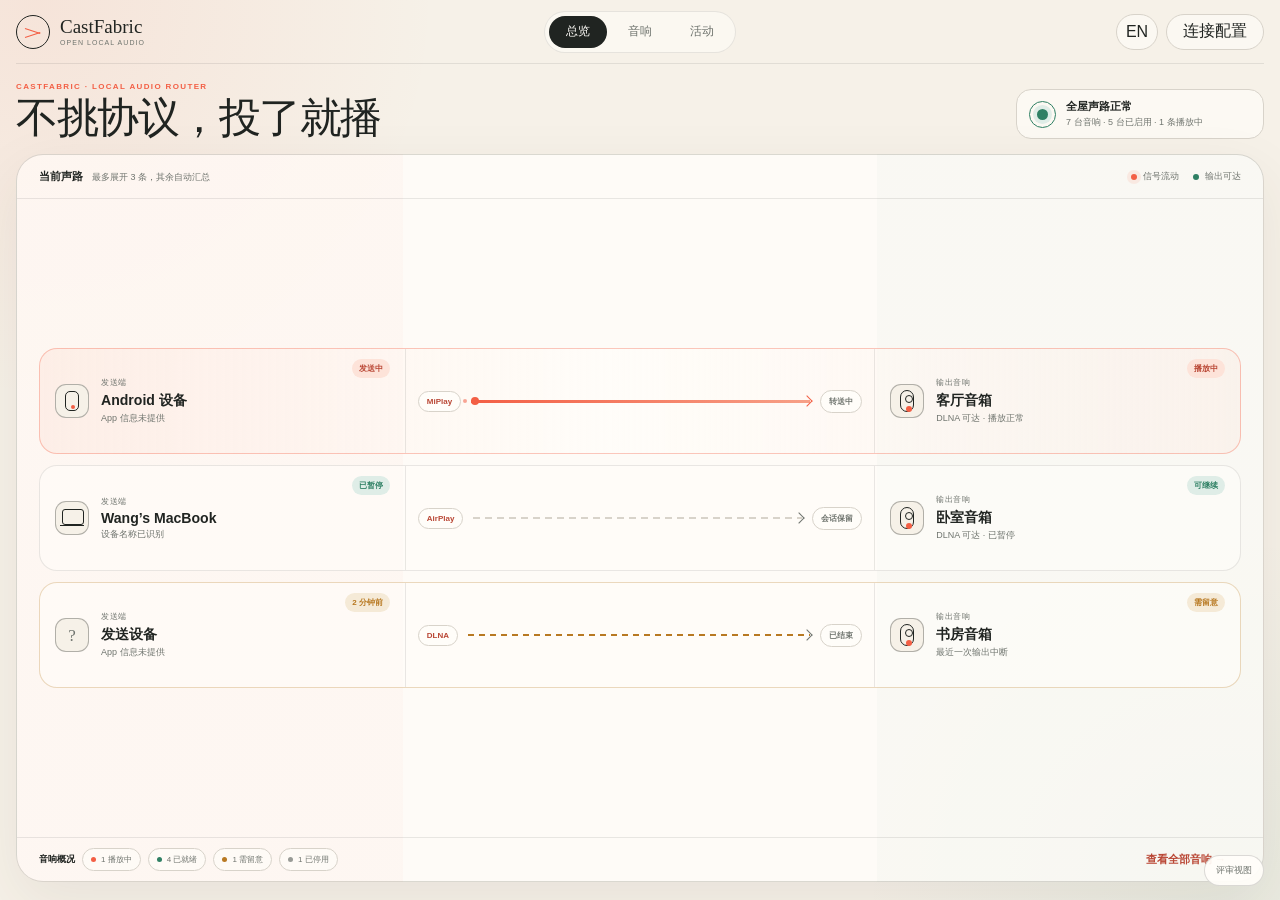
<file: docs/prototypes/castfabric-console-v6.html>
<!doctype html>
<html lang="zh-CN">
<head>
  <meta charset="utf-8">
  <meta name="viewport" content="width=device-width,initial-scale=1">
  <title>CastFabric · 完整控制台原型 v6</title>
  <style>
    :root {
      --canvas:#f6f1e8;--surface:#fffdf9;--surface-warm:#fff8f1;--ink:#202421;
      --muted:#6f746e;--faint:#989b96;--line:#d8d3ca;--line-soft:rgba(54,60,56,.11);
      --signal:#f35f45;--signal-deep:#b94634;--signal-pale:#fde3d9;
      --healthy:#2f8064;--healthy-pale:#dfede7;--warning:#b87922;--warning-pale:#f5ead7;
      --danger:#a63e32;--danger-pale:#f3ded9;--header-h:64px;
      --shadow:0 20px 60px rgba(68,52,35,.08);--radius:18px;
    }
    *{box-sizing:border-box}html,body{margin:0;width:100%;height:100%}
    body{overflow:hidden;color:var(--ink);background:radial-gradient(circle at 3% 0%,rgba(243,95,69,.09),transparent 26%),radial-gradient(circle at 96% 100%,rgba(47,128,100,.07),transparent 24%),var(--canvas);font-family:"Avenir Next","PingFang SC","Microsoft YaHei",sans-serif;-webkit-font-smoothing:antialiased}
    button,input,select{font:inherit;color:inherit}button{cursor:pointer}.shell{width:min(1480px,calc(100% - 32px));margin:0 auto}
    :focus-visible{outline:2px solid var(--signal);outline-offset:2px}

    .app-header{height:var(--header-h);display:grid;grid-template-columns:1fr auto 1fr;align-items:center;border-bottom:1px solid var(--line-soft)}
    .brand{display:flex;align-items:center;gap:10px;min-width:0}.brand-mark{position:relative;width:34px;height:34px;flex:0 0 auto;border:1.4px solid var(--ink);border-radius:50%}
    .brand-mark:before,.brand-mark:after{content:"";position:absolute;left:8px;width:16px;height:1px;background:var(--signal);transform-origin:left center}.brand-mark:before{top:12px;transform:rotate(18deg)}.brand-mark:after{top:21px;transform:rotate(-18deg)}
    .brand strong{display:block;font:500 19px/1.05 Baskerville,"Songti SC",serif}.brand small{display:block;margin-top:2px;color:var(--muted);font-size:7px;letter-spacing:.15em}
    .nav{display:flex;gap:4px;padding:4px;border:1px solid var(--line-soft);border-radius:999px;background:rgba(255,253,249,.58)}
    .nav button{height:32px;padding:0 17px;border:0;border-radius:999px;background:transparent;color:var(--muted);font-size:12px}.nav button.active{color:var(--surface);background:var(--ink)}
    .header-actions{justify-self:end;display:flex;gap:8px}.header-actions button{height:36px;border:1px solid var(--line);border-radius:999px;background:rgba(255,253,249,.62)}
    .language-button{width:42px}.connection-button{padding:0 16px}

    .app-main{height:calc(100dvh - var(--header-h));min-height:0}.page{display:none;height:100%}.page.active{display:block}
    .workspace-page{overflow:auto;padding:20px 0 30px}.page-head{display:flex;align-items:flex-end;justify-content:space-between;gap:24px;margin-bottom:18px}
    .eyebrow{margin:0 0 5px;color:var(--signal);font-size:8px;font-weight:750;letter-spacing:.17em}.page-head h1{margin:0;font:500 clamp(31px,3.2vw,46px)/1.03 Baskerville,"Songti SC",serif;letter-spacing:-.035em}.page-head p{margin:7px 0 0;color:var(--muted);font-size:11px}
    .primary-button,.secondary-button,.ghost-button{min-height:40px;padding:0 15px;border-radius:999px;font-size:11px;font-weight:700}.primary-button{border:1px solid var(--signal);background:var(--signal);color:white}.secondary-button{border:1px solid var(--line);background:var(--surface)}.ghost-button{border:0;background:transparent;color:var(--signal-deep)}
    .status-chip{display:inline-flex;align-items:center;gap:6px;padding:5px 8px;border-radius:999px;background:var(--healthy-pale);color:var(--healthy);white-space:nowrap;font-size:8px;font-weight:750}.status-chip:before{content:"";width:5px;height:5px;border-radius:50%;background:currentColor}.status-chip.live{background:var(--signal-pale);color:var(--signal-deep)}.status-chip.warn{background:var(--warning-pale);color:var(--warning)}.status-chip.off{background:#ece9e3;color:var(--muted)}.status-chip.error{background:var(--danger-pale);color:var(--danger)}

    /* Approved Home baseline */
    .home-page{padding:clamp(12px,2vh,20px) 0 clamp(12px,2vh,18px);display:none;grid-template-rows:auto minmax(0,1fr);gap:clamp(10px,1.7vh,16px)}.home-page.active{display:grid}
    .home-head{display:flex;align-items:flex-end;justify-content:space-between;gap:24px}.home-head h1{margin:0;font:500 clamp(31px,3.3vw,48px)/1.02 Baskerville,"Songti SC",serif;letter-spacing:-.035em}
    .health-summary{display:flex;align-items:center;gap:10px;min-width:248px;padding:9px 12px;border:1px solid var(--line);border-radius:15px;background:rgba(255,253,249,.65)}
    .health-light{position:relative;width:27px;height:27px;flex:0 0 auto;border:1px solid var(--healthy);border-radius:50%}.health-light:after{content:"";position:absolute;inset:7px;border-radius:50%;background:var(--healthy);box-shadow:0 0 0 4px var(--healthy-pale)}
    .health-copy strong{display:block;font-size:11px}.health-copy>span{display:block;margin-top:2px;color:var(--muted);font-size:9px}.health-copy>span span{display:inline;margin:0;color:inherit;font-size:inherit}
    .switchboard{min-height:0;overflow:hidden;display:grid;grid-template-rows:auto minmax(0,1fr) auto;border:1px solid rgba(75,69,58,.20);border-radius:27px;background:linear-gradient(90deg,rgba(243,95,69,.026) 0 31%,transparent 31% 69%,rgba(47,128,100,.025) 69%),rgba(255,253,249,.84);box-shadow:var(--shadow)}
    .board-head,.board-foot{display:flex;align-items:center;justify-content:space-between;gap:16px}.board-head{min-height:44px;padding:0 22px;border-bottom:1px solid var(--line-soft)}.board-title{display:flex;align-items:baseline;gap:9px}.board-title strong{font-size:11px}.board-title span,.board-legend{color:var(--muted);font-size:9px}.board-legend{display:flex;gap:14px}.legend-item{display:inline-flex;align-items:center;gap:6px}.legend-item i{width:6px;height:6px;border-radius:50%;background:var(--healthy)}.legend-item.live i{background:var(--signal);box-shadow:0 0 0 4px rgba(243,95,69,.10)}
    .lane-stack{min-height:0;padding:clamp(8px,1.5vh,14px) 22px;display:grid;grid-template-rows:repeat(3,minmax(70px,106px));align-content:center;gap:clamp(7px,1.25vh,11px)}
    .route-row{position:relative;min-height:0;display:grid;grid-template-columns:minmax(220px,1fr) minmax(300px,1.28fr) minmax(220px,1fr);align-items:stretch;overflow:hidden;border:1px solid var(--line-soft);border-radius:18px;background:rgba(255,253,249,.54);animation:laneIn .45s cubic-bezier(.22,.72,.24,1) both}.route-row:nth-child(2){animation-delay:.08s}.route-row:nth-child(3){animation-delay:.16s}.route-row.live{border-color:rgba(243,95,69,.34);background:linear-gradient(90deg,rgba(253,227,217,.44),rgba(255,253,249,.70) 48%,rgba(253,227,217,.28))}.route-row.attention{border-color:rgba(184,121,34,.28)}
    @keyframes laneIn{from{opacity:0;transform:translateY(8px)}to{opacity:1;transform:none}}
    .endpoint{position:relative;z-index:2;min-width:0;display:flex;align-items:center;gap:12px;padding:10px 15px;background:transparent}.source-endpoint{border-right:1px solid var(--line-soft)}.output-endpoint{border-left:1px solid var(--line-soft)}
    .endpoint-icon{position:relative;width:34px;height:34px;flex:0 0 auto;border:1px solid rgba(32,36,33,.32);border-radius:11px;background:var(--canvas)}.endpoint-icon.phone:before{content:"";position:absolute;inset:6px 9px;border:1.2px solid var(--ink);border-radius:5px}.endpoint-icon.phone:after{content:"";position:absolute;left:15px;bottom:8px;width:4px;height:4px;border-radius:50%;background:var(--signal)}.endpoint-icon.laptop:before{content:"";position:absolute;left:6px;top:7px;width:20px;height:14px;border:1.2px solid var(--ink);border-radius:3px}.endpoint-icon.laptop:after{content:"";position:absolute;left:4px;bottom:8px;width:24px;height:1px;background:var(--ink)}.endpoint-icon.unknown:before{content:"?";position:absolute;inset:0;display:grid;place-items:center;font:500 17px/1 Baskerville,serif;color:var(--muted)}.endpoint-icon.speaker:before{content:"";position:absolute;inset:5px 9px;border:1.2px solid var(--ink);border-radius:7px}.endpoint-icon.speaker:after{content:"";position:absolute;left:14px;top:10px;width:6px;height:6px;border:1px solid var(--ink);border-radius:50%;box-shadow:0 10px 0 -1px var(--signal)}
    .endpoint-copy{min-width:0}.endpoint-copy small{display:block;margin-bottom:3px;color:var(--muted);font-size:8px;letter-spacing:.08em}.endpoint-copy strong{display:block;overflow:hidden;text-overflow:ellipsis;white-space:nowrap;font-size:clamp(12px,1.1vw,15px)}.endpoint-copy span{display:block;margin-top:2px;overflow:hidden;text-overflow:ellipsis;white-space:nowrap;color:var(--muted);font-size:9px}.endpoint-state{margin-left:auto;align-self:flex-start;padding:4px 7px;border-radius:999px;background:var(--healthy-pale);color:var(--healthy);white-space:nowrap;font-size:8px;font-weight:700}.route-row.live .endpoint-state{color:var(--signal-deep);background:var(--signal-pale)}.route-row.attention .endpoint-state{color:var(--warning);background:var(--warning-pale)}
    .route-channel{position:relative;min-width:0;display:grid;grid-template-columns:auto minmax(64px,1fr) auto;align-items:center;gap:10px;padding:0 12px}.protocol-chip,.route-result{position:relative;z-index:2;padding:5px 8px;border:1px solid var(--line);border-radius:999px;background:var(--surface);white-space:nowrap;font-size:8px;font-weight:700}.protocol-chip{color:var(--signal-deep)}.route-result{color:var(--muted)}.route-line{position:relative;height:2px;background:var(--line)}.route-line:before{content:"";position:absolute;right:-1px;top:-3px;width:7px;height:7px;border-top:1.5px solid var(--muted);border-right:1.5px solid var(--muted);transform:rotate(45deg)}.route-row.live .route-line{height:3px;background:linear-gradient(90deg,var(--signal),#f7a087)}.route-row.live .route-line:before{border-color:var(--signal)}.signal-packet{display:none;position:absolute;top:50%;left:0;width:8px;height:8px;margin-top:-4px;border-radius:50%;background:var(--signal);box-shadow:-10px 0 0 -2px rgba(243,95,69,.55),-19px 0 0 -3px rgba(243,95,69,.30)}.route-row.live .signal-packet{display:block;animation:packetFlow 2.25s cubic-bezier(.45,0,.55,1) infinite}@keyframes packetFlow{0%{left:0;opacity:0}12%{opacity:1}88%{opacity:1}100%{left:calc(100% - 7px);opacity:0}}.route-row.paused .route-line{background:repeating-linear-gradient(90deg,var(--line),var(--line) 7px,transparent 7px,transparent 12px)}.route-row.attention .route-line{background:repeating-linear-gradient(90deg,var(--warning),var(--warning) 6px,transparent 6px,transparent 11px)}
    .board-foot{min-height:44px;padding:0 22px;border-top:1px solid var(--line-soft)}.fleet-summary{display:flex;align-items:center;gap:7px}.fleet-summary strong{font-size:9px}.fleet-pill{display:inline-flex;align-items:center;gap:5px;padding:5px 8px;border:1px solid var(--line);border-radius:999px;color:var(--muted);background:rgba(255,253,249,.72);white-space:nowrap;font-size:8px}.fleet-pill i{width:5px;height:5px;border-radius:50%;background:var(--faint)}.fleet-pill.playing i{background:var(--signal)}.fleet-pill.ready i{background:var(--healthy)}.fleet-pill.attention i{background:var(--warning)}

    /* Speakers registry */
    .speaker-summary{display:flex;gap:9px;flex-wrap:wrap}.summary-tile{min-width:102px;padding:10px 12px;border:1px solid var(--line);border-radius:14px;background:rgba(255,253,249,.66)}.summary-tile strong{display:block;font:500 20px/1 Baskerville,serif}.summary-tile span{display:block;margin-top:3px;color:var(--muted);font-size:8px}
    .registry{overflow:hidden;border:1px solid rgba(75,69,58,.20);border-radius:24px;background:rgba(255,253,249,.82);box-shadow:var(--shadow)}.registry-head,.speaker-row{display:grid;grid-template-columns:minmax(210px,1.15fr) minmax(155px,.72fr) minmax(250px,1.15fr) minmax(110px,.55fr) 54px 14px;align-items:center;gap:14px}.registry-head{min-height:42px;padding:0 20px;border-bottom:1px solid var(--line-soft);color:var(--muted);font-size:8px;font-weight:750;letter-spacing:.08em}.speaker-row{position:relative;min-height:84px;padding:10px 20px;border-bottom:1px solid var(--line-soft);cursor:pointer;transition:.16s ease}.speaker-row:last-child{border-bottom:0}.speaker-row:hover{background:rgba(243,95,69,.035)}.speaker-row.playing{background:linear-gradient(90deg,rgba(253,227,217,.34),transparent 42%)}.speaker-row.disabled{opacity:.62}.speaker-identity{display:flex;align-items:center;gap:12px;min-width:0}.speaker-identity .endpoint-icon{width:38px;height:38px}.speaker-identity strong{display:block;overflow:hidden;text-overflow:ellipsis;white-space:nowrap;font-size:13px}.speaker-identity span{display:block;margin-top:3px;color:var(--muted);font-size:8px}.output-state strong,.activity-state strong{display:block;font-size:10px}.output-state span,.activity-state span{display:block;margin-top:3px;color:var(--muted);font-size:8px}.ingress-strip{display:flex;gap:6px;flex-wrap:wrap}.ingress-pill{display:inline-flex;align-items:center;gap:5px;padding:5px 7px;border:1px solid var(--line);border-radius:999px;background:var(--surface);font-size:8px;font-weight:700}.ingress-pill i{width:5px;height:5px;border-radius:50%;background:var(--healthy)}.ingress-pill.warn i{background:var(--warning)}.ingress-pill.off{color:var(--faint)}.ingress-pill.off i{background:var(--faint)}
    .suite-toggle{justify-self:end;position:relative;width:43px;height:24px;border:0;border-radius:999px;background:#c9ccc7}.suite-toggle:after{content:"";position:absolute;top:3px;left:3px;width:18px;height:18px;border-radius:50%;background:white;box-shadow:0 2px 7px rgba(0,0,0,.15);transition:.18s}.suite-toggle[aria-pressed="true"]{background:var(--healthy)}.suite-toggle[aria-pressed="true"]:after{left:22px}.chevron{justify-self:end;color:var(--faint);font-size:17px}
    .state-panel{display:none;min-height:300px;place-items:center;padding:40px;text-align:center}.state-panel.show{display:grid}.state-panel strong{display:block;font:500 25px/1.2 Baskerville,"Songti SC",serif}.state-panel p{max-width:430px;margin:9px auto 0;color:var(--muted);font-size:10px}.skeleton-line{width:min(520px,80vw);height:14px;border-radius:999px;background:linear-gradient(90deg,#ece8e0,#faf7f1,#ece8e0);background-size:200% 100%;animation:shimmer 1.4s linear infinite}@keyframes shimmer{to{background-position:-200% 0}}
    body[data-scenario="empty"] .normal-content,body[data-scenario="loading"] .normal-content,body[data-scenario="error"] .normal-content{display:none}body[data-scenario="empty"] .state-empty,body[data-scenario="loading"] .state-loading,body[data-scenario="error"] .state-error{display:grid}body[data-scenario="degraded"] .degraded-banner{display:flex}.degraded-banner{display:none;align-items:center;justify-content:space-between;gap:15px;margin-bottom:12px;padding:11px 14px;border:1px solid rgba(184,121,34,.28);border-radius:14px;background:var(--warning-pale);font-size:9px}

    /* Activity */
    .filter-bar{display:flex;align-items:center;gap:8px;margin-bottom:12px;padding:8px;border:1px solid var(--line);border-radius:16px;background:rgba(255,253,249,.70)}.filter-bar label{margin-left:6px;color:var(--muted);font-size:8px;font-weight:750}.filter-bar select{height:34px;padding:0 28px 0 10px;border:1px solid var(--line);border-radius:10px;background:var(--surface);font-size:9px}.filter-count{margin-left:auto;padding-right:8px;color:var(--muted);font-size:9px}
    .event-list{border:1px solid rgba(75,69,58,.20);border-radius:24px;background:rgba(255,253,249,.82);box-shadow:var(--shadow)}.event-day{padding:11px 19px;border-bottom:1px solid var(--line-soft);color:var(--muted);font-size:8px;font-weight:750;letter-spacing:.08em}.event-item{display:grid;grid-template-columns:64px 14px minmax(180px,.85fr) 100px minmax(240px,1.2fr) 90px 18px;align-items:center;gap:12px;min-height:67px;padding:8px 19px;border:0;border-bottom:1px solid var(--line-soft);background:transparent;text-align:left;width:100%}.event-item:last-child{border-bottom:0}.event-item:hover{background:rgba(243,95,69,.035)}.event-time{font:500 15px/1 Baskerville,serif}.event-dot{width:8px;height:8px;border-radius:50%;background:var(--healthy);box-shadow:0 0 0 5px rgba(47,128,100,.08)}.event-item.failed .event-dot{background:var(--warning);box-shadow:0 0 0 5px rgba(184,121,34,.08)}.event-speaker strong,.event-summary strong{display:block;font-size:10px}.event-speaker span,.event-summary span{display:block;margin-top:3px;color:var(--muted);font-size:8px}.event-protocol{font-size:9px;font-weight:750}.event-outcome{justify-self:start}.event-arrow{color:var(--faint)}.filter-empty{display:none;min-height:210px;place-items:center;color:var(--muted);font-size:10px}

    /* Overlays and settings */
    .overlay{position:fixed;z-index:40;inset:0;display:none;background:rgba(32,36,33,.26);backdrop-filter:blur(3px)}.overlay.open{display:block}.drawer{position:absolute;top:0;right:0;width:min(540px,100%);height:100%;overflow:auto;background:var(--surface);box-shadow:-24px 0 70px rgba(32,36,33,.14);animation:drawerIn .24s ease-out both}@keyframes drawerIn{from{transform:translateX(30px);opacity:0}to{transform:none;opacity:1}}
    .drawer-head{position:sticky;z-index:3;top:0;display:flex;align-items:center;justify-content:space-between;gap:15px;padding:18px 22px;border-bottom:1px solid var(--line-soft);background:rgba(255,253,249,.94);backdrop-filter:blur(12px)}.drawer-head h2{margin:0;font:500 25px/1.1 Baskerville,"Songti SC",serif}.close-button{width:38px;height:38px;border:1px solid var(--line);border-radius:50%;background:var(--surface)}.drawer-body{padding:21px 22px 30px}.detail-hero{display:flex;align-items:center;gap:14px;padding:16px;border:1px solid var(--line);border-radius:18px;background:var(--surface-warm)}.detail-hero .endpoint-icon{width:46px;height:46px}.detail-hero strong{display:block;font-size:15px}.detail-hero span{display:block;margin-top:4px;color:var(--muted);font-size:9px}.section-title{margin:24px 0 9px;font-size:9px;font-weight:800;letter-spacing:.12em}.detail-grid{display:grid;grid-template-columns:1fr 1fr;border:1px solid var(--line);border-radius:16px;overflow:hidden}.detail-cell{padding:12px 13px;border-right:1px solid var(--line-soft);border-bottom:1px solid var(--line-soft)}.detail-cell:nth-child(even){border-right:0}.detail-cell:nth-last-child(-n+2){border-bottom:0}.detail-cell span{display:block;color:var(--muted);font-size:8px}.detail-cell strong{display:block;margin-top:4px;font-size:10px}.form-row{display:grid;grid-template-columns:155px 1fr;align-items:center;gap:14px;padding:12px 0;border-bottom:1px solid var(--line-soft)}.form-row:last-child{border-bottom:0}.form-label strong{display:block;font-size:10px}.form-label span{display:block;margin-top:3px;color:var(--muted);font-size:8px}.form-control{width:100%;height:38px;padding:0 11px;border:1px solid var(--line);border-radius:10px;background:var(--surface)}.danger-zone{margin-top:22px;padding:14px;border:1px solid rgba(166,62,50,.22);border-radius:16px;background:rgba(166,62,50,.025)}.danger-zone p{margin:6px 0 12px;color:var(--muted);font-size:9px}.drawer-actions{display:flex;justify-content:flex-end;gap:8px;margin-top:20px}
    .event-sequence{position:relative;margin:8px 0 0;padding-left:18px}.event-sequence:before{content:"";position:absolute;left:4px;top:8px;bottom:8px;width:1px;background:var(--line)}.sequence-step{position:relative;padding:0 0 16px 12px}.sequence-step:before{content:"";position:absolute;left:-17px;top:4px;width:7px;height:7px;border-radius:50%;background:var(--healthy)}.sequence-step.warn:before{background:var(--warning)}.sequence-step strong{display:block;font-size:10px}.sequence-step span{display:block;margin-top:3px;color:var(--muted);font-size:8px}
    .settings-dialog{position:absolute;left:50%;top:50%;width:min(980px,calc(100% - 32px));height:min(720px,calc(100% - 32px));transform:translate(-50%,-50%);display:grid;grid-template-columns:220px minmax(0,1fr);overflow:hidden;border:1px solid rgba(75,69,58,.22);border-radius:25px;background:var(--surface);box-shadow:0 30px 90px rgba(32,36,33,.20)}
    .settings-sidebar{display:flex;flex-direction:column;padding:20px 14px;border-right:1px solid var(--line-soft);background:#f4efe6}.settings-sidebar h2{margin:0 8px 16px;font:500 24px/1 Baskerville,"Songti SC",serif}.settings-nav{display:grid;gap:4px}.settings-nav button{height:39px;padding:0 11px;border:0;border-radius:11px;background:transparent;text-align:left;color:var(--muted);font-size:10px}.settings-nav button.active{background:var(--surface);color:var(--ink);box-shadow:0 6px 20px rgba(68,52,35,.06)}.settings-meta{margin-top:auto;padding:12px 9px 0;border-top:1px solid var(--line);color:var(--muted);font-size:8px;line-height:1.7}
    .settings-main{min-width:0;display:grid;grid-template-rows:auto minmax(0,1fr) auto}.settings-head{display:flex;align-items:center;justify-content:space-between;padding:18px 22px;border-bottom:1px solid var(--line-soft)}.settings-head h3{margin:0;font-size:13px}.settings-content{overflow:auto;padding:20px 22px}.settings-section{display:none}.settings-section.active{display:block}.settings-intro{margin:0 0 15px;color:var(--muted);font-size:9px;line-height:1.7}.setting-card{margin-bottom:12px;padding:14px 15px;border:1px solid var(--line);border-radius:16px;background:rgba(255,253,249,.74)}.setting-card h4{margin:0 0 10px;font-size:10px}.setting-row{display:grid;grid-template-columns:minmax(160px,.8fr) minmax(220px,1fr);align-items:center;gap:20px;min-height:51px;border-top:1px solid var(--line-soft)}.setting-row:first-of-type{border-top:0}.setting-copy strong{display:block;font-size:9px}.setting-copy span{display:block;margin-top:3px;color:var(--muted);font-size:8px}.setting-value{justify-self:end;min-width:0;text-align:right;font-size:9px}.setting-value input,.setting-value select{width:min(270px,100%);height:36px;padding:0 10px;border:1px solid var(--line);border-radius:10px;background:var(--surface)}.inline-switch{display:inline-flex;align-items:center;gap:8px}.settings-actions{display:flex;align-items:center;justify-content:space-between;padding:13px 22px;border-top:1px solid var(--line-soft)}.restart-note{color:var(--muted);font-size:8px}
    .target-scan-list{display:grid;gap:8px}.scan-target{display:grid;grid-template-columns:1fr auto;align-items:center;gap:15px;padding:11px 12px;border:1px solid var(--line);border-radius:13px}.scan-target strong{display:block;font-size:9px}.scan-target span{display:block;margin-top:3px;color:var(--muted);font-size:8px}.scan-target button{height:31px;padding:0 10px;border:1px solid var(--line);border-radius:999px;background:var(--surface);font-size:8px}

    .toast{position:fixed;z-index:70;left:50%;bottom:18px;transform:translate(-50%,14px);padding:10px 14px;border-radius:999px;background:var(--ink);color:var(--surface);opacity:0;pointer-events:none;transition:.2s;font-size:10px}.toast.show{opacity:1;transform:translate(-50%,0)}
    .review-tools{position:fixed;z-index:65;right:16px;bottom:54px;display:none;align-items:center;gap:7px;padding:7px;border:1px solid rgba(32,36,33,.16);border-radius:14px;background:rgba(255,253,249,.96);box-shadow:0 10px 28px rgba(47,40,30,.12)}.review-tools.open{display:flex}.review-tools label{padding-left:4px;color:var(--muted);font-size:8px;font-weight:700}.review-tools select{height:30px;border:1px solid var(--line);border-radius:8px;background:var(--surface);font-size:9px}.review-toggle{position:fixed;z-index:66;right:16px;bottom:14px;height:31px;padding:0 11px;border:1px solid rgba(32,36,33,.16);border-radius:999px;background:rgba(255,253,249,.94);color:var(--muted);font-size:9px}

    @media(max-width:980px){
      body{height:auto;min-height:100%;overflow-y:auto}:root{--header-h:108px}.shell{width:min(100% - 24px,760px)}.app-header{grid-template-columns:1fr auto;grid-template-rows:60px 48px}.nav{grid-column:1/-1;grid-row:2;justify-self:start}.header-actions{grid-column:2;grid-row:1}.app-main{height:auto;min-height:calc(100dvh - var(--header-h))}.page{height:auto;min-height:calc(100dvh - var(--header-h))}.home-page.active{display:grid}.home-head{align-items:flex-start;flex-direction:column;gap:12px}.health-summary{width:100%}.switchboard{overflow:visible}.lane-stack{grid-template-rows:none}.route-row{grid-template-columns:1fr}.source-endpoint{border-right:0;border-bottom:1px solid var(--line-soft)}.output-endpoint{border-left:0;border-top:1px solid var(--line-soft)}.route-channel{min-height:54px;padding:0 20px;background:rgba(243,95,69,.025)}.board-foot{align-items:flex-start;flex-direction:column;padding-top:12px;padding-bottom:12px}.fleet-summary{flex-wrap:wrap}
      .workspace-page{overflow:visible}.page-head{align-items:flex-start;flex-direction:column}.registry-head{display:none}.speaker-row{grid-template-columns:1fr auto;gap:12px;padding:15px}.speaker-identity{grid-column:1}.suite-toggle{grid-column:2;grid-row:1}.output-state,.ingress-strip,.activity-state{grid-column:1/-1}.chevron{position:absolute;right:15px;bottom:14px}.event-item{grid-template-columns:54px 12px 1fr 18px;gap:9px;padding:11px 14px}.event-protocol,.event-summary,.event-outcome{grid-column:3}.event-arrow{grid-column:4;grid-row:1/-1}.filter-bar{align-items:flex-start;flex-wrap:wrap}.filter-count{width:100%;margin-left:6px}.settings-dialog{inset:0;width:100%;height:100%;transform:none;border:0;border-radius:0;grid-template-columns:1fr;grid-template-rows:auto minmax(0,1fr)}.settings-sidebar{display:block;padding:14px;border-right:0;border-bottom:1px solid var(--line-soft)}.settings-sidebar h2{margin-bottom:10px}.settings-nav{display:flex;overflow-x:auto}.settings-nav button{flex:0 0 auto}.settings-meta{display:none}.setting-row{grid-template-columns:1fr;gap:8px;padding:10px 0}.setting-value{justify-self:stretch;text-align:left}.setting-value input,.setting-value select{width:100%}
    }
    @media(max-width:560px){.brand small,.connection-button{display:none}.nav{width:100%}.nav button{flex:1;padding:0 8px}.home-head h1,.page-head h1{font-size:36px}.board-head{align-items:flex-start;flex-direction:column;justify-content:center;gap:4px;padding-top:10px;padding-bottom:10px}.lane-stack{padding-left:12px;padding-right:12px}.endpoint{padding:13px}.speaker-summary{width:100%}.summary-tile{flex:1;min-width:90px}.filter-bar select{flex:1;min-width:130px}.drawer{width:100%}.detail-grid{grid-template-columns:1fr}.detail-cell{border-right:0}.detail-cell:nth-last-child(-n+2){border-bottom:1px solid var(--line-soft)}.detail-cell:last-child{border-bottom:0}.form-row{grid-template-columns:1fr}.settings-actions{align-items:flex-start;flex-direction:column;gap:9px}.review-tools{right:12px;max-width:calc(100% - 24px);flex-wrap:wrap}.review-toggle{right:12px}}
    @media(prefers-reduced-motion:reduce){*,*:before,*:after{animation-duration:.01ms!important;animation-iteration-count:1!important;scroll-behavior:auto!important}}
  </style>
</head>
<body data-scenario="normal">
  <div class="shell">
    <header class="app-header">
      <div class="brand"><span class="brand-mark" aria-hidden="true"></span><div><strong>CastFabric</strong><small>OPEN LOCAL AUDIO</small></div></div>
      <nav class="nav" aria-label="主导航" data-i18n-aria="primaryNav">
        <button class="active" data-page-target="home" data-action="navigate.page" data-i18n="overview">总览</button>
        <button data-page-target="speakers" data-action="navigate.page" data-i18n="speakers">音响</button>
        <button data-page-target="activity" data-action="navigate.page" data-i18n="activity">活动</button>
      </nav>
      <div class="header-actions"><button class="language-button" id="languageButton" aria-label="切换语言" data-i18n-aria="switchLanguage">EN</button><button class="connection-button" data-open-settings="discovery" data-i18n="connections">连接配置</button></div>
    </header>

    <main class="app-main">
      <section class="page home-page active" id="page-home">
        <div class="home-head">
          <div><p class="eyebrow">CASTFABRIC · LOCAL AUDIO ROUTER</p><h1 data-i18n="slogan">不挑协议，投了就播</h1></div>
          <div class="health-summary" data-field="system.health"><span class="health-light" aria-hidden="true"></span><div class="health-copy"><strong data-i18n="healthy">全屋声路正常</strong><span><span data-field="system.targets.count">7</span> <span data-i18n="speakersUnit">台音响</span> · <span data-field="system.suites.enabled_count">5</span> <span data-i18n="enabledUnit">台已启用</span> · <span data-field="system.sessions.playing_count">1</span> <span data-i18n="playingUnit">条播放中</span></span></div></div>
        </div>
        <section class="switchboard" aria-label="全屋声音会话" data-i18n-aria="soundSessions">
          <header class="board-head"><div class="board-title"><strong data-i18n="currentRoutes">当前声路</strong><span data-i18n="routeCount">最多展开 3 条，其余自动汇总</span></div><div class="board-legend"><span class="legend-item live"><i></i><span data-i18n="legendLive">信号流动</span></span><span class="legend-item"><i></i><span data-i18n="legendReady">输出可达</span></span></div></header>
          <div class="lane-stack">
            <article class="route-row live"><div class="endpoint source-endpoint"><span class="endpoint-icon phone"></span><div class="endpoint-copy"><small data-i18n="sender">发送端</small><strong data-field="session.source.device_name" data-i18n="androidDevice">Android 设备</strong><span data-i18n="sourceUnavailable">App 信息未提供</span></div><span class="endpoint-state" data-i18n="sending">发送中</span></div><div class="route-channel"><span class="protocol-chip" data-field="session.protocol">MiPlay</span><span class="route-line"><i class="signal-packet"></i></span><span class="route-result" data-i18n="routing">转送中</span></div><div class="endpoint output-endpoint"><span class="endpoint-icon speaker"></span><div class="endpoint-copy"><small data-i18n="output">输出音响</small><strong data-field="target.name" data-i18n="livingRoom">客厅音箱</strong><span data-i18n="reachablePlaying">DLNA 可达 · 播放正常</span></div><span class="endpoint-state" data-field="session.state" data-i18n="playing">播放中</span></div></article>
            <article class="route-row paused"><div class="endpoint source-endpoint"><span class="endpoint-icon laptop"></span><div class="endpoint-copy"><small data-i18n="sender">发送端</small><strong data-field="session.source.device_name">Wang’s MacBook</strong><span data-i18n="deviceIdentified">设备名称已识别</span></div><span class="endpoint-state" data-i18n="paused">已暂停</span></div><div class="route-channel"><span class="protocol-chip" data-field="session.protocol">AirPlay</span><span class="route-line"></span><span class="route-result" data-i18n="held">会话保留</span></div><div class="endpoint output-endpoint"><span class="endpoint-icon speaker"></span><div class="endpoint-copy"><small data-i18n="output">输出音响</small><strong data-field="target.name" data-i18n="bedroom">卧室音箱</strong><span data-i18n="reachablePaused">DLNA 可达 · 已暂停</span></div><span class="endpoint-state" data-field="session.state" data-i18n="ready">可继续</span></div></article>
            <article class="route-row attention"><div class="endpoint source-endpoint"><span class="endpoint-icon unknown"></span><div class="endpoint-copy"><small data-i18n="sender">发送端</small><strong data-field="session.source.device_name" data-i18n="unknownSender">发送设备</strong><span data-i18n="sourceUnavailable">App 信息未提供</span></div><span class="endpoint-state" data-i18n="recent">2 分钟前</span></div><div class="route-channel"><span class="protocol-chip" data-field="session.protocol">DLNA</span><span class="route-line"></span><span class="route-result" data-i18n="ended">已结束</span></div><div class="endpoint output-endpoint"><span class="endpoint-icon speaker"></span><div class="endpoint-copy"><small data-i18n="output">输出音响</small><strong data-field="target.name" data-i18n="study">书房音箱</strong><span data-i18n="needsAttention">最近一次输出中断</span></div><span class="endpoint-state" data-field="session.state" data-i18n="attention">需留意</span></div></article>
          </div>
          <footer class="board-foot"><div class="fleet-summary"><strong data-i18n="speakerOverview">音响概况</strong><span class="fleet-pill playing"><i></i><span><span data-field="system.sessions.playing_count">1</span> <span data-i18n="playingShort">播放中</span></span></span><span class="fleet-pill ready"><i></i><span><span data-field="system.suites.ready_count">4</span> <span data-i18n="readyShort">已就绪</span></span></span><span class="fleet-pill attention"><i></i><span><span data-field="system.suites.attention_count">1</span> <span data-i18n="attentionShort">需留意</span></span></span><span class="fleet-pill"><i></i><span><span data-field="system.suites.disabled_count">1</span> <span data-i18n="disabledShort">已停用</span></span></span></div><button class="ghost-button" data-page-target="speakers" data-action="navigate.page" data-i18n="viewAll">查看全部音响 →</button></footer>
        </section>
      </section>

      <section class="page workspace-page" id="page-speakers">
        <div class="page-head"><div><p class="eyebrow">OUTPUT REGISTRY</p><h1 data-i18n="speakersTitle">音响</h1><p data-i18n="speakersIntro">每台音响独立启停自己的 DLNA、AirPlay 与 MiPlay 接收入口。</p></div><div><button class="secondary-button" data-open-settings="discovery" data-action="target.scan" data-i18n="scanSpeakers">重新扫描音响</button></div></div>
        <div class="degraded-banner"><span data-i18n="speakerDegraded">仍有 5 台音响可用；书房音箱的实体输出需要处理。</span><button class="ghost-button" data-open-speaker="study" data-i18n="viewIssue">查看问题</button></div>
        <div class="normal-content">
          <div class="speaker-summary"><div class="summary-tile"><strong data-field="system.targets.count">7</strong><span data-i18n="allSpeakers">全部音响</span></div><div class="summary-tile"><strong data-field="system.suites.enabled_count">5</strong><span data-i18n="enabledSuites">已启用接收入口</span></div><div class="summary-tile"><strong data-field="system.sessions.playing_count">1</strong><span data-i18n="playingNow">正在播放</span></div><div class="summary-tile"><strong data-field="system.suites.attention_count">1</strong><span data-i18n="needsWork">需要处理</span></div></div>
          <div style="height:12px"></div>
          <div class="registry">
            <div class="registry-head"><span data-i18n="speakerColumn">音响</span><span data-i18n="outputColumn">实体输出</span><span data-i18n="ingressColumn">接收入口</span><span data-i18n="activityColumn">最近活动</span><span data-i18n="enabledColumn">启用</span></div>
            <article class="speaker-row playing" tabindex="0" data-open-speaker="living" data-action="target.open_detail"><div class="speaker-identity"><span class="endpoint-icon speaker"></span><div><strong data-field="target.name" data-i18n="livingRoom">客厅音箱</strong><span data-field="target.location_host">192.168.133.132 · DLNA</span></div></div><div class="output-state"><strong data-field="target.online" data-i18n="online">本次扫描在线</strong><span data-i18n="localControl">本地控制</span></div><div class="ingress-strip"><span class="ingress-pill"><i></i><span data-field="suite.ingress.dlna">DLNA</span></span><span class="ingress-pill"><i></i><span data-field="suite.ingress.airplay">AirPlay</span></span><span class="ingress-pill"><i></i><span data-field="suite.ingress.miplay">MiPlay</span></span></div><div class="activity-state"><strong data-field="suite.last_activity_at" data-i18n="nowPlaying">正在播放</strong><span>MiPlay</span></div><button class="suite-toggle" aria-label="启停接收入口" data-i18n-aria="toggleReceiver" aria-pressed="true" data-action="target.toggle" data-field="target.enabled"></button><span class="chevron">›</span></article>
            <article class="speaker-row" tabindex="0" data-open-speaker="bedroom" data-action="target.open_detail"><div class="speaker-identity"><span class="endpoint-icon speaker"></span><div><strong data-field="target.name" data-i18n="bedroom">卧室音箱</strong><span data-field="target.location_host">192.168.133.128 · DLNA</span></div></div><div class="output-state"><strong data-field="target.online" data-i18n="online">本次扫描在线</strong><span data-i18n="localControl">本地控制</span></div><div class="ingress-strip"><span class="ingress-pill"><i></i><span data-field="suite.ingress.dlna">DLNA</span></span><span class="ingress-pill"><i></i><span data-field="suite.ingress.airplay">AirPlay</span></span><span class="ingress-pill"><i></i><span data-field="suite.ingress.miplay">MiPlay</span></span></div><div class="activity-state"><strong data-field="suite.last_activity_at" data-i18n="twoMinutes">2 分钟前</strong><span>AirPlay</span></div><button class="suite-toggle" aria-label="启停卧室音箱接收入口" aria-pressed="true" data-action="target.toggle" data-field="target.enabled"></button><span class="chevron">›</span></article>
            <article class="speaker-row" tabindex="0" data-open-speaker="study" data-action="target.open_detail"><div class="speaker-identity"><span class="endpoint-icon speaker"></span><div><strong data-field="target.name" data-i18n="study">书房音箱</strong><span data-field="target.location_host">192.168.133.151 · DLNA</span></div></div><div class="output-state"><strong data-field="target.online" data-i18n="online">本次扫描在线</strong><span data-i18n="lastOutputInterrupted">最近输出中断</span></div><div class="ingress-strip"><span class="ingress-pill"><i></i><span data-field="suite.ingress.dlna">DLNA</span></span><span class="ingress-pill"><i></i><span data-field="suite.ingress.airplay">AirPlay</span></span><span class="ingress-pill warn"><i></i><span data-field="suite.ingress.miplay">MiPlay</span></span></div><div class="activity-state"><strong data-field="suite.last_activity_at" data-i18n="twoMinutes">2 分钟前</strong><span data-i18n="interrupted">输出中断</span></div><button class="suite-toggle" aria-label="启停书房音箱接收入口" aria-pressed="true" data-action="target.toggle" data-field="target.enabled"></button><span class="chevron">›</span></article>
            <article class="speaker-row" tabindex="0" data-open-speaker="kitchen" data-action="target.open_detail"><div class="speaker-identity"><span class="endpoint-icon speaker"></span><div><strong data-field="target.name" data-i18n="kitchen">厨房音箱</strong><span data-field="target.location_host">192.168.133.163 · DLNA</span></div></div><div class="output-state"><strong data-field="target.online" data-i18n="online">本次扫描在线</strong><span data-i18n="localControl">本地控制</span></div><div class="ingress-strip"><span class="ingress-pill"><i></i><span data-field="suite.ingress.dlna">DLNA</span></span><span class="ingress-pill"><i></i><span data-field="suite.ingress.airplay">AirPlay</span></span><span class="ingress-pill"><i></i><span data-field="suite.ingress.miplay">MiPlay</span></span></div><div class="activity-state"><strong data-field="suite.last_activity_at" data-i18n="yesterday">昨天</strong><span>DLNA</span></div><button class="suite-toggle" aria-label="启停厨房音箱接收入口" aria-pressed="true" data-action="target.toggle" data-field="target.enabled"></button><span class="chevron">›</span></article>
            <article class="speaker-row" tabindex="0" data-open-speaker="balcony" data-action="target.open_detail"><div class="speaker-identity"><span class="endpoint-icon speaker"></span><div><strong data-field="target.name" data-i18n="balcony">阳台音箱</strong><span data-field="target.location_host">192.168.133.177 · DLNA</span></div></div><div class="output-state"><strong data-field="target.online" data-i18n="online">本次扫描在线</strong><span data-i18n="localControl">本地控制</span></div><div class="ingress-strip"><span class="ingress-pill"><i></i><span data-field="suite.ingress.dlna">DLNA</span></span><span class="ingress-pill"><i></i><span data-field="suite.ingress.airplay">AirPlay</span></span><span class="ingress-pill"><i></i><span data-field="suite.ingress.miplay">MiPlay</span></span></div><div class="activity-state"><strong data-field="suite.last_activity_at" data-i18n="noActivity">暂无活动</strong><span>—</span></div><button class="suite-toggle" aria-label="启停阳台音箱接收入口" aria-pressed="true" data-action="target.toggle" data-field="target.enabled"></button><span class="chevron">›</span></article>
            <article class="speaker-row disabled" tabindex="0" data-open-speaker="guest" data-action="target.open_detail"><div class="speaker-identity"><span class="endpoint-icon speaker"></span><div><strong data-field="target.name" data-i18n="guestRoom">客房音箱</strong><span data-field="target.location_host">192.168.133.184 · DLNA</span></div></div><div class="output-state"><strong data-field="target.online" data-i18n="online">本次扫描在线</strong><span data-i18n="localControl">本地控制</span></div><div class="ingress-strip"><span class="ingress-pill off"><i></i>DLNA</span><span class="ingress-pill off"><i></i>AirPlay</span><span class="ingress-pill off"><i></i>MiPlay</span></div><div class="activity-state"><strong data-field="suite.last_activity_at" data-i18n="disabled">已停用</strong><span>—</span></div><button class="suite-toggle" aria-label="启停客房音箱接收入口" aria-pressed="false" data-action="target.toggle" data-field="target.enabled"></button><span class="chevron">›</span></article>
            <article class="speaker-row disabled" tabindex="0" data-open-speaker="old" data-action="target.open_detail"><div class="speaker-identity"><span class="endpoint-icon speaker"></span><div><strong data-field="target.name">Xiaomi Sound Pro</strong><span data-field="target.location_host">192.168.133.190 · DLNA</span></div></div><div class="output-state"><strong data-field="target.online" data-i18n="notSeen">本次扫描未发现</strong><span data-i18n="cachedTarget">保留缓存配置</span></div><div class="ingress-strip"><span class="ingress-pill off"><i></i>DLNA</span><span class="ingress-pill off"><i></i>AirPlay</span><span class="ingress-pill off"><i></i>MiPlay</span></div><div class="activity-state"><strong data-field="suite.last_activity_at" data-i18n="disabled">已停用</strong><span>—</span></div><button class="suite-toggle" aria-label="启停 Xiaomi Sound Pro 接收入口" aria-pressed="false" data-action="target.toggle" data-field="target.enabled"></button><span class="chevron">›</span></article>
          </div>
        </div>
        <div class="state-panel state-empty"><div><strong data-i18n="noSpeakersTitle">还没有发现音响</strong><p data-i18n="noSpeakersBody">确认 CastFabric 与音响位于同一局域网，然后重新扫描标准 DLNA MediaRenderer。</p><button class="primary-button" data-open-settings="discovery" data-action="target.scan" data-i18n="scanNow">立即扫描</button></div></div>
        <div class="state-panel state-loading"><div><div class="skeleton-line"></div><div style="height:12px"></div><div class="skeleton-line"></div><p data-i18n="scanningKeep">正在扫描；现有音响会保留，不会闪空。</p></div></div>
        <div class="state-panel state-error"><div><strong data-i18n="scanFailedTitle">扫描暂时不可用</strong><p data-i18n="scanFailedBody">已保存的音响仍可使用。请检查局域网接口后重试。</p><button class="secondary-button" data-open-settings="discovery" data-i18n="checkConnection">检查连接配置</button></div></div>
      </section>

      <section class="page workspace-page" id="page-activity">
        <div class="page-head"><div><p class="eyebrow">STRUCTURED ACTIVITY</p><h1 data-i18n="activityTitle">活动</h1><p data-i18n="activityIntro">按音响、协议和结果查看投放事件；原始日志只进入脱敏诊断。</p></div><button class="secondary-button" data-action="diagnostics.export" data-i18n="exportDiagnostics">导出诊断</button></div>
        <div class="degraded-banner"><span data-i18n="activityDegraded">事件记录仍可查看；书房音箱最近一次输出中断。</span><button class="ghost-button" data-filter-error data-i18n="showFailed">只看异常</button></div>
        <div class="normal-content">
          <div class="filter-bar" data-action="activity.filter"><label for="speakerFilter" data-i18n="speakerFilter">音响</label><select id="speakerFilter"><option value="all" data-i18n="all">全部</option><option value="living" data-i18n="livingRoom">客厅音箱</option><option value="bedroom" data-i18n="bedroom">卧室音箱</option><option value="study" data-i18n="study">书房音箱</option></select><label for="protocolFilter" data-i18n="protocolFilter">协议</label><select id="protocolFilter"><option value="all" data-i18n="all">全部</option><option>DLNA</option><option>AirPlay</option><option>MiPlay</option></select><label for="resultFilter" data-i18n="resultFilter">结果</label><select id="resultFilter"><option value="all" data-i18n="all">全部</option><option value="success" data-i18n="success">成功</option><option value="failed" data-i18n="failed">异常</option></select><span class="filter-count" data-filter-count data-field="system.events.visible_count" data-i18n="sixEvents">6 条事件</span></div>
          <div class="event-list"><div class="event-day" data-i18n="today">今天</div>
            <button class="event-item" data-speaker="living" data-protocol="MiPlay" data-result="success" data-open-event="miplay-start" data-action="activity.open_detail"><span class="event-time" data-field="event.occurred_at">12:01</span><i class="event-dot"></i><span class="event-speaker"><strong data-field="target.name" data-i18n="livingRoom">客厅音箱</strong><span data-field="session.source.device_name" data-i18n="androidDevice">Android 设备</span></span><span class="event-protocol" data-field="session.protocol">MiPlay</span><span class="event-summary"><strong data-field="event.summary_key" data-i18n="sessionStarted">投放已开始</strong><span data-field="session.media.format">PCM 44.1 kHz · 2 ch</span></span><span class="status-chip" data-field="event.outcome" data-i18n="success">成功</span><span class="event-arrow">›</span></button>
            <button class="event-item" data-speaker="bedroom" data-protocol="AirPlay" data-result="success" data-open-event="airplay-pause" data-action="activity.open_detail"><span class="event-time" data-field="event.occurred_at">11:58</span><i class="event-dot"></i><span class="event-speaker"><strong data-field="target.name" data-i18n="bedroom">卧室音箱</strong><span data-field="session.source.device_name">Wang’s MacBook</span></span><span class="event-protocol" data-field="session.protocol">AirPlay</span><span class="event-summary"><strong data-field="event.summary_key" data-i18n="sessionPaused">会话已暂停</strong><span data-i18n="sessionRetained">接收连接仍然保留</span></span><span class="status-chip" data-field="event.outcome" data-i18n="success">成功</span><span class="event-arrow">›</span></button>
            <button class="event-item failed" data-speaker="study" data-protocol="DLNA" data-result="failed" data-open-event="output-interrupted" data-action="activity.open_detail"><span class="event-time" data-field="event.occurred_at">11:55</span><i class="event-dot"></i><span class="event-speaker"><strong data-field="target.name" data-i18n="study">书房音箱</strong><span data-field="session.source.device_name" data-i18n="unknownSender">发送设备</span></span><span class="event-protocol" data-field="session.protocol">DLNA</span><span class="event-summary"><strong data-field="event.summary_key" data-i18n="outputInterrupted">实体输出中断</strong><span data-field="event.reason_code" data-i18n="outputStoppedReason">音响停止拉取媒体流</span></span><span class="status-chip warn" data-field="event.outcome" data-i18n="attention">需留意</span><span class="event-arrow">›</span></button>
            <button class="event-item" data-speaker="living" data-protocol="MiPlay" data-result="success" data-open-event="volume" data-action="activity.open_detail"><span class="event-time" data-field="event.occurred_at">11:53</span><i class="event-dot"></i><span class="event-speaker"><strong data-field="target.name" data-i18n="livingRoom">客厅音箱</strong><span data-field="session.source.device_name" data-i18n="androidDevice">Android 设备</span></span><span class="event-protocol" data-field="session.protocol">MiPlay</span><span class="event-summary"><strong data-field="event.summary_key" data-i18n="volumeChanged">音量已同步</strong><span data-field="event.details">38%</span></span><span class="status-chip" data-field="event.outcome" data-i18n="success">成功</span><span class="event-arrow">›</span></button>
            <button class="event-item" data-speaker="kitchen" data-protocol="DLNA" data-result="success" data-open-event="session-ended" data-action="activity.open_detail"><span class="event-time" data-field="event.occurred_at">09:21</span><i class="event-dot"></i><span class="event-speaker"><strong data-field="target.name" data-i18n="kitchen">厨房音箱</strong><span data-field="session.source.device_name" data-i18n="unknownSender">发送设备</span></span><span class="event-protocol" data-field="session.protocol">DLNA</span><span class="event-summary"><strong data-field="event.summary_key" data-i18n="sessionEnded">投放已结束</strong><span data-i18n="normalEnd">发送端正常停止</span></span><span class="status-chip" data-field="event.outcome" data-i18n="success">成功</span><span class="event-arrow">›</span></button>
            <button class="event-item failed" data-speaker="study" data-protocol="MiPlay" data-result="failed" data-open-event="route-failed" data-action="activity.open_detail"><span class="event-time" data-field="event.occurred_at">08:47</span><i class="event-dot"></i><span class="event-speaker"><strong data-field="target.name" data-i18n="study">书房音箱</strong><span data-field="session.source.device_name" data-i18n="androidDevice">Android 设备</span></span><span class="event-protocol" data-field="session.protocol">MiPlay</span><span class="event-summary"><strong data-field="event.summary_key" data-i18n="routeFailed">声路未建立</strong><span data-field="event.reason_code" data-i18n="outputUnavailable">实体输出当时不可达</span></span><span class="status-chip warn" data-field="event.outcome" data-i18n="failed">异常</span><span class="event-arrow">›</span></button>
          </div><div class="filter-empty"><span data-i18n="noMatchingEvents">没有符合当前筛选条件的活动。</span></div>
        </div>
        <div class="state-panel state-empty"><div><strong data-i18n="noActivityTitle">还没有活动记录</strong><p data-i18n="noActivityBody">首次投放后，这里会按音响记录开始、控制、结束和异常事件。</p></div></div>
        <div class="state-panel state-loading"><div><div class="skeleton-line"></div><div style="height:12px"></div><div class="skeleton-line"></div><p data-i18n="loadingActivity">正在读取最近活动。</p></div></div>
        <div class="state-panel state-error"><div><strong data-i18n="activityUnavailableTitle">活动记录暂时不可用</strong><p data-i18n="activityUnavailableBody">音频接收不受影响；可以导出脱敏诊断继续排查。</p><button class="secondary-button" data-action="diagnostics.export" data-i18n="exportDiagnostics">导出诊断</button></div></div>
      </section>
    </main>
  </div>

  <div class="overlay" id="speakerOverlay" aria-hidden="true"><aside class="drawer" role="dialog" aria-modal="true" aria-labelledby="speakerDrawerTitle"><header class="drawer-head"><h2 id="speakerDrawerTitle" data-i18n="speakerDetails">音响详情</h2><button class="close-button" data-close-overlay aria-label="关闭" data-i18n-aria="close">×</button></header><div class="drawer-body"><div class="detail-hero"><span class="endpoint-icon speaker"></span><div><strong data-drawer-name data-field="target.name" data-i18n="livingRoom">客厅音箱</strong><span data-field="target.alias">CastFabric · <span data-drawer-alias data-i18n="livingRoom">客厅音箱</span></span></div><span class="status-chip" style="margin-left:auto" data-field="suite.health" data-i18n="healthyShort">正常</span></div><p class="section-title" data-i18n="physicalOutput">实体输出</p><div class="detail-grid"><div class="detail-cell"><span data-i18n="address">局域网地址</span><strong data-field="target.location_host">192.168.133.132</strong></div><div class="detail-cell"><span data-i18n="discoveryState">发现状态</span><strong data-field="target.online" data-i18n="online">本次扫描在线</strong></div><div class="detail-cell"><span data-i18n="outputType">输出类型</span><strong data-field="target.kind">DLNA MediaRenderer</strong></div><div class="detail-cell"><span data-i18n="lastActivity">最近活动</span><strong data-field="suite.last_activity_at" data-i18n="nowPlaying">正在播放</strong></div></div><p class="section-title" data-i18n="receiverSuite">接收入口组</p><div class="ingress-strip"><span class="ingress-pill"><i></i><span data-field="suite.ingress.dlna">DLNA · Ready</span></span><span class="ingress-pill"><i></i><span data-field="suite.ingress.airplay">AirPlay · Ready</span></span><span class="ingress-pill"><i></i><span data-field="suite.ingress.miplay">MiPlay · Ready</span></span></div><p class="section-title" data-i18n="editSpeaker">编辑音响</p><div class="form-row"><div class="form-label"><strong data-i18n="speakerName">音响名称</strong><span data-i18n="speakerNameHelp">用于 CastFabric 控制台</span></div><input class="form-control" data-field="target.name" data-edit-name value="客厅音箱"></div><div class="form-row"><div class="form-label"><strong data-i18n="receiverAlias">接收入口名称</strong><span data-i18n="receiverAliasHelp">手机投放列表中看到的名称</span></div><input class="form-control" data-field="target.alias" data-edit-alias value="CastFabric · 客厅音箱"></div><div class="danger-zone"><strong data-i18n="disableSuite">停用这台音响的接收入口</strong><p data-i18n="disableSuiteHelp">停用后，只会移除这台音响的 CastFabric DLNA、AirPlay 与 MiPlay 入口，不影响其他音响，也不会关闭音响原生 DLNA。</p><button class="secondary-button" data-action="target.toggle" data-i18n="disableSpeaker">停用这台音响</button></div><div class="drawer-actions"><button class="secondary-button" data-close-overlay data-i18n="cancel">取消</button><button class="primary-button" data-action="target.edit" data-save-speaker data-i18n="saveChanges">保存更改</button></div></div></aside></div>

  <div class="overlay" id="eventOverlay" aria-hidden="true"><aside class="drawer" role="dialog" aria-modal="true" aria-labelledby="eventDrawerTitle"><header class="drawer-head"><h2 id="eventDrawerTitle" data-i18n="activityDetails">活动详情</h2><button class="close-button" data-close-overlay aria-label="关闭" data-i18n-aria="close">×</button></header><div class="drawer-body"><div class="detail-hero"><span class="endpoint-icon speaker"></span><div><strong data-field="event.summary_key" data-i18n="outputInterrupted">实体输出中断</strong><span><span data-field="target.name" data-i18n="study">书房音箱</span> · <span data-field="session.protocol">DLNA</span></span></div><span class="status-chip warn" style="margin-left:auto" data-field="event.outcome" data-i18n="attention">需留意</span></div><p class="section-title" data-i18n="eventContext">事件上下文</p><div class="detail-grid"><div class="detail-cell"><span data-i18n="time">时间</span><strong data-field="event.occurred_at">2026-08-30 11:55:18</strong></div><div class="detail-cell"><span data-i18n="sender">发送端</span><strong data-field="session.source.device_name" data-i18n="unknownSender">发送设备</strong></div><div class="detail-cell"><span data-i18n="sessionId">会话 ID</span><strong data-field="session.id">…7c42</strong></div><div class="detail-cell"><span data-i18n="reasonCode">原因代码</span><strong data-field="event.reason_code">OUTPUT_PULL_STOPPED</strong></div></div><p class="section-title" data-i18n="eventSequence">事件过程</p><div class="event-sequence"><div class="sequence-step"><strong data-i18n="inputAccepted">输入会话已接受</strong><span>11:55:03 · DLNA SetAVTransportURI</span></div><div class="sequence-step"><strong data-i18n="outputAccepted">实体音响接受播放 URL</strong><span>11:55:04 · PLAY accepted</span></div><div class="sequence-step warn"><strong data-i18n="outputStopped">实体音响停止拉取媒体流</strong><span>11:55:18 · OUTPUT_PULL_STOPPED</span></div></div><p class="section-title" data-i18n="safeDetails">脱敏技术信息</p><div class="setting-card" data-field="event.details"><div class="setting-row"><div class="setting-copy"><strong data-i18n="mediaFormat">媒体格式</strong></div><div class="setting-value">audio/mpeg</div></div><div class="setting-row"><div class="setting-copy"><strong data-i18n="targetAdapter">输出适配器</strong></div><div class="setting-value">DLNAOutputAdapter</div></div><div class="setting-row"><div class="setting-copy"><strong data-i18n="privacyNote">隐私处理</strong></div><div class="setting-value" data-i18n="privacyValue">URI 查询参数与完整 IP 已移除</div></div></div></div></aside></div>

  <div class="overlay" id="settingsOverlay" aria-hidden="true"><div class="settings-dialog" role="dialog" aria-modal="true" aria-labelledby="settingsTitle"><aside class="settings-sidebar"><h2 id="settingsTitle" data-i18n="connections">连接配置</h2><nav class="settings-nav"><button class="active" data-settings-section="discovery" data-i18n="discovery">局域网发现</button><button data-settings-section="identity" data-i18n="receiverIdentity">接收入口</button><button data-settings-section="playback" data-i18n="playbackDefaults">播放默认值</button><button data-settings-section="network" data-i18n="networkPorts">网络与端口</button><button data-settings-section="extensions" data-i18n="extensions">可选扩展</button><button data-settings-section="system" data-i18n="system">系统</button></nav><div class="settings-meta"><span>CastFabric</span><br><span data-field="system.version">v0.4.0-dev</span><br><span data-i18n="localOnly">仅在局域网内管理</span></div></aside><section class="settings-main"><header class="settings-head"><h3 data-settings-title data-i18n="discovery">局域网发现</h3><button class="close-button" data-close-overlay aria-label="关闭" data-i18n-aria="close">×</button></header><div class="settings-content">
    <div class="settings-section active" data-section-panel="discovery"><p class="settings-intro" data-i18n="discoveryIntro">扫描标准 DLNA MediaRenderer。扫描期间保留现有音响，不会让投放入口闪空。</p><div class="setting-card"><h4 data-i18n="scanStatus">扫描状态</h4><div class="setting-row"><div class="setting-copy"><strong data-i18n="networkInterface">局域网接口</strong><span data-i18n="networkInterfaceHelp">CastFabric 发布和扫描使用的接口</span></div><div class="setting-value"><strong data-field="system.interface">en0 · 192.168.133.225</strong></div></div><div class="setting-row"><div class="setting-copy"><strong data-i18n="lastScan">最近扫描</strong></div><div class="setting-value"><span data-field="system.discovery.observed_at" data-i18n="justNow">刚刚 · 发现 7 台</span></div></div><div class="setting-row"><div class="setting-copy"><strong data-i18n="discoveryHealth">发现服务</strong></div><div class="setting-value"><span class="status-chip" data-field="system.discovery.state" data-i18n="running">运行中</span></div></div></div><div class="setting-card"><h4 data-i18n="scanResults">本次扫描</h4><div class="target-scan-list"><div class="scan-target"><div><strong data-field="target.name" data-i18n="livingRoom">客厅音箱</strong><span data-field="target.location_host" data-i18n="configuredAddress">192.168.133.132 · 已配置</span></div><button disabled data-i18n="configured">已配置</button></div><div class="scan-target"><div><strong data-field="target.name">Bookshelf DMR</strong><span data-field="target.location_host" data-i18n="newAddress">192.168.133.206 · 新发现</span></div><button data-action="target.toggle" data-i18n="enable">启用</button></div></div></div><button class="primary-button" data-action="target.scan" data-scan-button data-i18n="scanAgain">重新扫描</button></div>
    <div class="settings-section" data-section-panel="identity"><p class="settings-intro" data-i18n="identityIntro">所有协议共享同一名称规则；每台音响仍拥有独立入口。</p><div class="setting-card"><div class="setting-row"><div class="setting-copy"><strong data-i18n="defaultPrefix">默认名称前缀</strong><span data-i18n="defaultPrefixHelp">与音响名称组合后出现在投放列表</span></div><div class="setting-value"><input data-field="system.receiver_prefix" value="CastFabric"></div></div><div class="setting-row"><div class="setting-copy"><strong data-i18n="namePreview">名称预览</strong></div><div class="setting-value">CastFabric · <span data-i18n="livingRoom">客厅音箱</span></div></div></div><div class="setting-card"><h4 data-i18n="protocolHealth">接收协议健康</h4><div class="ingress-strip" data-field="system.suites.protocol_health"><span class="ingress-pill"><i></i>DLNA · 5/5</span><span class="ingress-pill"><i></i>AirPlay · 5/5</span><span class="ingress-pill warn"><i></i>MiPlay · 4/5</span></div><p class="settings-intro" style="margin-top:10px" data-i18n="perSpeakerEdit">单台音响的入口名称在音响详情中编辑。</p></div></div>
    <div class="settings-section" data-section-panel="playback"><p class="settings-intro" data-i18n="playbackIntro">这些默认值作用于新会话，不会改变手机 App 自己的播放内容。</p><div class="setting-card"><div class="setting-row"><div class="setting-copy"><strong data-i18n="followVolume">跟随音响当前音量</strong><span data-i18n="followVolumeHelp">连接时读取实体音响音量</span></div><div class="setting-value"><button class="suite-toggle" aria-label="切换配置" data-i18n-aria="toggleSetting" aria-pressed="true" data-field="config.follow_device_volume"></button></div></div><div class="setting-row"><div class="setting-copy"><strong data-i18n="defaultVolume">默认音量</strong><span data-i18n="defaultVolumeHelp">仅在不跟随设备时使用</span></div><div class="setting-value"><input type="number" min="1" max="100" value="38" data-field="config.default_volume"></div></div><div class="setting-row"><div class="setting-copy"><strong data-i18n="autoResume">被语音打断后尝试续播</strong><span data-i18n="experimental">实验性能力</span></div><div class="setting-value"><button class="suite-toggle" aria-label="切换配置" data-i18n-aria="toggleSetting" aria-pressed="false" data-field="config.auto_resume"></button></div></div><div class="setting-row"><div class="setting-copy"><strong data-i18n="resumeDelay">续播等待时间</strong></div><div class="setting-value"><input type="number" min="1" max="15" value="5" data-field="config.resume_delay"></div></div></div></div>
    <div class="settings-section" data-section-panel="network"><p class="settings-intro" data-i18n="networkIntro">仅在端口冲突或多实例部署时修改。保存后需要重启服务。</p><div class="setting-card"><div class="setting-row"><div class="setting-copy"><strong data-i18n="webPort">Web 管理端口</strong></div><div class="setting-value"><input type="number" value="8300" data-field="system.port.web"></div></div><div class="setting-row"><div class="setting-copy"><strong data-i18n="dlnaPort">DLNA HTTP 端口</strong></div><div class="setting-value"><input type="number" value="8200" data-field="system.port.dlna"></div></div><div class="setting-row"><div class="setting-copy"><strong data-i18n="miplayPort">MiPlay 控制端口</strong></div><div class="setting-value"><input type="number" value="8899" data-field="system.port.miplay"></div></div></div></div>
    <div class="settings-section" data-section-panel="extensions"><p class="settings-intro" data-i18n="extensionsIntro">厂商扩展不是标准 DLNA 核心的依赖。认证失效不会移除已配置的本地音响。</p><div class="setting-card"><div class="setting-row"><div class="setting-copy"><strong data-i18n="xiaomiExtension">小米云兼容扩展</strong><span data-i18n="xiaomiExtensionHelp">仅用于缺少本地控制能力的旧型号</span></div><div class="setting-value"><button class="suite-toggle" aria-label="切换配置" data-i18n-aria="toggleSetting" aria-pressed="false" data-field="system.xiaomi_extension"></button></div></div><div class="setting-row"><div class="setting-copy"><strong data-i18n="authState">认证状态</strong></div><div class="setting-value"><span class="status-chip off" data-field="system.xiaomi_auth_state" data-i18n="notEnabled">未启用</span></div></div></div></div>
    <div class="settings-section" data-section-panel="system"><p class="settings-intro" data-i18n="systemIntro">查看版本、语言与诊断。诊断包会在服务端移除凭据和敏感地址。</p><div class="setting-card"><div class="setting-row"><div class="setting-copy"><strong data-i18n="language">界面语言</strong></div><div class="setting-value"><select data-field="system.language"><option data-i18n="simplifiedChinese">简体中文</option><option>English</option></select></div></div><div class="setting-row"><div class="setting-copy"><strong data-i18n="logLevel">日志级别</strong><span data-i18n="logLevelHelp">调试模式会产生更多本地日志</span></div><div class="setting-value"><select data-field="system.log_level"><option>Info</option><option>Debug</option></select></div></div><div class="setting-row"><div class="setting-copy"><strong data-i18n="version">当前版本</strong></div><div class="setting-value"><strong data-field="system.version">v0.4.0-dev</strong></div></div></div><div style="display:flex;gap:8px;flex-wrap:wrap"><button class="secondary-button" data-action="diagnostics.export" data-i18n="exportDiagnostics">导出诊断</button><button class="secondary-button" data-action="system.update" data-i18n="checkUpdates">检查更新</button></div></div>
  </div><footer class="settings-actions"><span class="restart-note" data-i18n="restartNote">部分配置保存后会重启 CastFabric；当前声路将中断。</span><div><button class="secondary-button" data-close-overlay data-i18n="cancel">取消</button> <button class="primary-button" data-action="config.save" data-save-settings data-i18n="saveSettings">保存配置</button></div></footer></section></div></div>

  <aside class="review-tools" id="reviewTools" aria-label="原型评审工具" data-i18n-aria="reviewTools"><label for="scenarioSelect" data-i18n="scenario">场景</label><select id="scenarioSelect"><option value="normal" data-i18n="normal">正常</option><option value="empty" data-i18n="empty">空状态</option><option value="loading" data-i18n="loading">加载中</option><option value="degraded" data-i18n="degraded">部分异常</option><option value="error" data-i18n="error">错误</option></select></aside>
  <button class="review-toggle" id="reviewToggle" aria-expanded="false" aria-controls="reviewTools" data-i18n="reviewView">评审视图</button><div class="toast" id="toast" role="status"></div>

  <script>
    const translations={
      primaryNav:['主导航','Primary navigation'],switchLanguage:['切换语言','Switch language'],soundSessions:['全屋声音会话','Home sound sessions'],reviewTools:['原型评审工具','Prototype review tools'],close:['关闭','Close'],toggleReceiver:['启停接收入口','Toggle receiver suite'],toggleSetting:['切换配置','Toggle setting'],
      overview:['总览','Overview'],speakers:['音响','Speakers'],activity:['活动','Activity'],connections:['连接配置','Connections'],slogan:['不挑协议，投了就播','Cast freely. It just plays.'],healthy:['全屋声路正常','Every active route is healthy'],speakersUnit:['台音响','speakers'],enabledUnit:['台已启用','enabled'],playingUnit:['条播放中','playing'],currentRoutes:['当前声路','Current routes'],routeCount:['最多展开 3 条，其余自动汇总','Up to 3 routes shown; the rest are summarized'],legendLive:['信号流动','Signal flowing'],legendReady:['输出可达','Output reachable'],sender:['发送端','Sender'],output:['输出音响','Output speaker'],androidDevice:['Android 设备','Android device'],sourceUnavailable:['App 信息未提供','App details unavailable'],sending:['发送中','Sending'],routing:['转送中','Routing'],livingRoom:['客厅音箱','Living room speaker'],reachablePlaying:['DLNA 可达 · 播放正常','DLNA reachable · playing'],playing:['播放中','Playing'],deviceIdentified:['设备名称已识别','Device name identified'],paused:['已暂停','Paused'],held:['会话保留','Session held'],bedroom:['卧室音箱','Bedroom speaker'],reachablePaused:['DLNA 可达 · 已暂停','DLNA reachable · paused'],ready:['可继续','Ready'],unknownSender:['发送设备','Sender device'],recent:['2 分钟前','2 min ago'],ended:['已结束','Ended'],study:['书房音箱','Study speaker'],needsAttention:['最近一次输出中断','Last output was interrupted'],attention:['需留意','Attention'],speakerOverview:['音响概况','Speaker overview'],playingShort:['播放中','playing'],readyShort:['已就绪','ready'],attentionShort:['需留意','attention'],disabledShort:['已停用','disabled'],viewAll:['查看全部音响 →','View all speakers →'],
      speakersTitle:['音响','Speakers'],speakersIntro:['每台音响独立启停自己的 DLNA、AirPlay 与 MiPlay 接收入口。','Each speaker independently owns its DLNA, AirPlay, and MiPlay receiver suite.'],scanSpeakers:['重新扫描音响','Scan speakers again'],speakerDegraded:['仍有 5 台音响可用；书房音箱的实体输出需要处理。','5 speakers remain available; the Study speaker output needs attention.'],viewIssue:['查看问题','View issue'],allSpeakers:['全部音响','All speakers'],enabledSuites:['已启用接收入口','Receiver suites enabled'],playingNow:['正在播放','Playing now'],needsWork:['需要处理','Needs attention'],speakerColumn:['音响','Speaker'],outputColumn:['实体输出','Physical output'],ingressColumn:['接收入口','Receiver suite'],activityColumn:['最近活动','Recent activity'],enabledColumn:['启用','Enabled'],online:['本次扫描在线','Online in latest scan'],localControl:['本地控制','Local control'],nowPlaying:['正在播放','Playing now'],twoMinutes:['2 分钟前','2 min ago'],lastOutputInterrupted:['最近输出中断','Last output interrupted'],interrupted:['输出中断','Output interrupted'],kitchen:['厨房音箱','Kitchen speaker'],yesterday:['昨天','Yesterday'],balcony:['阳台音箱','Balcony speaker'],noActivity:['暂无活动','No activity yet'],guestRoom:['客房音箱','Guest room speaker'],disabled:['已停用','Disabled'],notSeen:['本次扫描未发现','Not seen in latest scan'],cachedTarget:['保留缓存配置','Cached configuration retained'],noSpeakersTitle:['还没有发现音响','No speakers found yet'],noSpeakersBody:['确认 CastFabric 与音响位于同一局域网，然后重新扫描标准 DLNA MediaRenderer。','Confirm CastFabric and the speakers share a LAN, then scan for standard DLNA MediaRenderers.'],scanNow:['立即扫描','Scan now'],scanningKeep:['正在扫描；现有音响会保留，不会闪空。','Scanning; existing speakers remain visible.'],scanFailedTitle:['扫描暂时不可用','Scanning is temporarily unavailable'],scanFailedBody:['已保存的音响仍可使用。请检查局域网接口后重试。','Saved speakers remain usable. Check the LAN interface and try again.'],checkConnection:['检查连接配置','Check connections'],
      activityTitle:['活动','Activity'],activityIntro:['按音响、协议和结果查看投放事件；原始日志只进入脱敏诊断。','Review casting events by speaker, protocol, and outcome; raw logs only enter redacted diagnostics.'],exportDiagnostics:['导出诊断','Export diagnostics'],activityDegraded:['事件记录仍可查看；书房音箱最近一次输出中断。','Events remain available; the Study speaker recently lost its output.'],showFailed:['只看异常','Show issues only'],speakerFilter:['音响','Speaker'],protocolFilter:['协议','Protocol'],resultFilter:['结果','Outcome'],all:['全部','All'],success:['成功','Success'],failed:['异常','Issue'],sixEvents:['6 条事件','6 events'],today:['今天','Today'],sessionStarted:['投放已开始','Casting started'],sessionPaused:['会话已暂停','Session paused'],sessionRetained:['接收连接仍然保留','Receiver connection retained'],outputInterrupted:['实体输出中断','Physical output interrupted'],outputStoppedReason:['音响停止拉取媒体流','Speaker stopped pulling the media stream'],volumeChanged:['音量已同步','Volume synchronized'],sessionEnded:['投放已结束','Casting ended'],normalEnd:['发送端正常停止','Sender stopped normally'],routeFailed:['声路未建立','Route was not established'],outputUnavailable:['实体输出当时不可达','Physical output was unreachable'],noMatchingEvents:['没有符合当前筛选条件的活动。','No activity matches the current filters.'],noActivityTitle:['还没有活动记录','No activity yet'],noActivityBody:['首次投放后，这里会按音响记录开始、控制、结束和异常事件。','After the first cast, session start, control, end, and issue events appear here by speaker.'],loadingActivity:['正在读取最近活动。','Loading recent activity.'],activityUnavailableTitle:['活动记录暂时不可用','Activity is temporarily unavailable'],activityUnavailableBody:['音频接收不受影响；可以导出脱敏诊断继续排查。','Audio reception is unaffected; export redacted diagnostics to investigate.'],
      speakerDetails:['音响详情','Speaker details'],healthyShort:['正常','Healthy'],physicalOutput:['实体输出','Physical output'],address:['局域网地址','LAN address'],discoveryState:['发现状态','Discovery state'],outputType:['输出类型','Output type'],lastActivity:['最近活动','Recent activity'],receiverSuite:['接收入口组','Receiver suite'],editSpeaker:['编辑音响','Edit speaker'],speakerName:['音响名称','Speaker name'],speakerNameHelp:['用于 CastFabric 控制台','Used in the CastFabric console'],receiverAlias:['接收入口名称','Receiver name'],receiverAliasHelp:['手机投放列表中看到的名称','Name shown in casting lists'],disableSuite:['停用这台音响的接收入口','Disable this speaker’s receivers'],disableSuiteHelp:['停用后，只会移除这台音响的 CastFabric DLNA、AirPlay 与 MiPlay 入口，不影响其他音响，也不会关闭音响原生 DLNA。','This removes only this speaker’s CastFabric DLNA, AirPlay, and MiPlay receivers. Other speakers and the physical speaker’s native DLNA remain untouched.'],disableSpeaker:['停用这台音响','Disable this speaker'],cancel:['取消','Cancel'],saveChanges:['保存更改','Save changes'],activityDetails:['活动详情','Activity details'],eventContext:['事件上下文','Event context'],time:['时间','Time'],sessionId:['会话 ID','Session ID'],reasonCode:['原因代码','Reason code'],eventSequence:['事件过程','Event sequence'],inputAccepted:['输入会话已接受','Input session accepted'],outputAccepted:['实体音响接受播放 URL','Physical speaker accepted the playback URL'],outputStopped:['实体音响停止拉取媒体流','Physical speaker stopped pulling the media stream'],safeDetails:['脱敏技术信息','Redacted technical details'],mediaFormat:['媒体格式','Media format'],targetAdapter:['输出适配器','Output adapter'],privacyNote:['隐私处理','Privacy treatment'],privacyValue:['URI 查询参数与完整 IP 已移除','URI query parameters and full IP addresses removed'],
      discovery:['局域网发现','LAN discovery'],receiverIdentity:['接收入口','Receiver identity'],playbackDefaults:['播放默认值','Playback defaults'],networkPorts:['网络与端口','Network and ports'],extensions:['可选扩展','Optional extensions'],system:['系统','System'],localOnly:['仅在局域网内管理','Managed on the local network only'],discoveryIntro:['扫描标准 DLNA MediaRenderer。扫描期间保留现有音响，不会让投放入口闪空。','Scan for standard DLNA MediaRenderers. Existing speakers remain available during the scan.'],scanStatus:['扫描状态','Scan status'],networkInterface:['局域网接口','LAN interface'],networkInterfaceHelp:['CastFabric 发布和扫描使用的接口','Interface used for advertising and discovery'],lastScan:['最近扫描','Last scan'],justNow:['刚刚 · 发现 7 台','Just now · 7 found'],discoveryHealth:['发现服务','Discovery service'],running:['运行中','Running'],scanResults:['本次扫描','Latest scan'],configured:['已配置','Configured'],configuredAddress:['192.168.133.132 · 已配置','192.168.133.132 · Configured'],newAddress:['192.168.133.206 · 新发现','192.168.133.206 · Newly found'],enable:['启用','Enable'],scanAgain:['重新扫描','Scan again'],identityIntro:['所有协议共享同一名称规则；每台音响仍拥有独立入口。','All protocols share one naming rule; every speaker still has independent receivers.'],defaultPrefix:['默认名称前缀','Default name prefix'],defaultPrefixHelp:['与音响名称组合后出现在投放列表','Combined with the speaker name in casting lists'],namePreview:['名称预览','Name preview'],protocolHealth:['接收协议健康','Receiver protocol health'],perSpeakerEdit:['单台音响的入口名称在音响详情中编辑。','Edit a speaker-specific receiver name from its details.'],playbackIntro:['这些默认值作用于新会话，不会改变手机 App 自己的播放内容。','These defaults apply to new sessions and do not change content in the sender app.'],followVolume:['跟随音响当前音量','Follow current speaker volume'],followVolumeHelp:['连接时读取实体音响音量','Read physical speaker volume on connect'],defaultVolume:['默认音量','Default volume'],defaultVolumeHelp:['仅在不跟随设备时使用','Used only when device volume is not followed'],autoResume:['被语音打断后尝试续播','Try to resume after voice interruption'],experimental:['实验性能力','Experimental'],resumeDelay:['续播等待时间','Resume delay'],networkIntro:['仅在端口冲突或多实例部署时修改。保存后需要重启服务。','Change only for port conflicts or multi-instance deployments. Saving requires a restart.'],webPort:['Web 管理端口','Web management port'],dlnaPort:['DLNA HTTP 端口','DLNA HTTP port'],miplayPort:['MiPlay 控制端口','MiPlay control port'],extensionsIntro:['厂商扩展不是标准 DLNA 核心的依赖。认证失效不会移除已配置的本地音响。','Vendor extensions are not core DLNA dependencies. Authentication failure never removes configured local speakers.'],xiaomiExtension:['小米云兼容扩展','Xiaomi cloud compatibility extension'],xiaomiExtensionHelp:['仅用于缺少本地控制能力的旧型号','Only for older models without local control'],authState:['认证状态','Authentication state'],notEnabled:['未启用','Not enabled'],systemIntro:['查看版本、语言与诊断。诊断包会在服务端移除凭据和敏感地址。','View version, language, and diagnostics. The server removes credentials and sensitive addresses from exports.'],language:['界面语言','Interface language'],simplifiedChinese:['简体中文','Chinese (Simplified)'],logLevel:['日志级别','Log level'],logLevelHelp:['调试模式会产生更多本地日志','Debug mode produces more local logs'],version:['当前版本','Current version'],checkUpdates:['检查更新','Check for updates'],restartNote:['部分配置保存后会重启 CastFabric；当前声路将中断。','Some changes restart CastFabric and interrupt active routes.'],saveSettings:['保存配置','Save settings'],
      scenario:['场景','Scenario'],normal:['正常','Normal'],empty:['空状态','Empty'],loading:['加载中','Loading'],degraded:['部分异常','Degraded'],error:['错误','Error'],reviewView:['评审视图','Review states']
    };
    let language='zh',activeOverlay=null,lastFocus=null;
    const t=key=>translations[key]?.[language==='zh'?0:1]||key;
    function translate(){const index=language==='zh'?0:1;document.documentElement.lang=language==='zh'?'zh-CN':'en';document.getElementById('languageButton').textContent=language==='zh'?'EN':'ZH';document.querySelectorAll('[data-i18n]').forEach(n=>{const p=translations[n.dataset.i18n];if(p)n.textContent=p[index]});document.querySelectorAll('[data-i18n-aria]').forEach(n=>{const p=translations[n.dataset.i18nAria];if(p)n.setAttribute('aria-label',p[index])});document.querySelectorAll('.speaker-row .suite-toggle').forEach(n=>n.setAttribute('aria-label',t('toggleReceiver')))}
    function showPage(page){document.querySelectorAll('.page').forEach(p=>p.classList.toggle('active',p.id===`page-${page}`));document.querySelectorAll('[data-page-target]').forEach(b=>b.classList.toggle('active',b.dataset.pageTarget===page&&b.closest('.nav')));location.hash=page==='home'?'':page;document.querySelector('.app-main').scrollTop=0}
    document.querySelectorAll('[data-page-target]').forEach(b=>b.addEventListener('click',()=>showPage(b.dataset.pageTarget)));
    function openOverlay(id){closeOverlay(false);lastFocus=document.activeElement;activeOverlay=document.getElementById(id);activeOverlay.classList.add('open');activeOverlay.setAttribute('aria-hidden','false');activeOverlay.querySelector('button,input,select')?.focus()}
    function closeOverlay(restore=true){if(!activeOverlay)return;activeOverlay.classList.remove('open');activeOverlay.setAttribute('aria-hidden','true');activeOverlay=null;if(restore)lastFocus?.focus()}
    document.querySelectorAll('[data-close-overlay]').forEach(b=>b.addEventListener('click',()=>closeOverlay()));document.querySelectorAll('.overlay').forEach(o=>o.addEventListener('mousedown',e=>{if(e.target===o)closeOverlay()}));document.addEventListener('keydown',e=>{if(e.key==='Escape')closeOverlay()});
    const speakerNames={living:'livingRoom',bedroom:'bedroom',study:'study',kitchen:'kitchen',balcony:'balcony',guest:'guestRoom',old:null};
    document.querySelectorAll('[data-open-speaker]').forEach(row=>{const open=()=>{const key=speakerNames[row.dataset.openSpeaker];const name=key?t(key):'Xiaomi Sound Pro';document.querySelector('[data-drawer-name]').textContent=name;document.querySelector('[data-drawer-alias]').textContent=name;document.querySelector('[data-edit-name]').value=name;document.querySelector('[data-edit-alias]').value=`CastFabric · ${name}`;openOverlay('speakerOverlay')};row.addEventListener('click',e=>{if(!e.target.closest('.suite-toggle'))open()});row.addEventListener('keydown',e=>{if(e.key==='Enter'||e.key===' '){e.preventDefault();open()}})});
    document.querySelectorAll('[data-open-event]').forEach(b=>b.addEventListener('click',()=>openOverlay('eventOverlay')));
    document.querySelectorAll('[data-open-settings]').forEach(b=>b.addEventListener('click',()=>{openOverlay('settingsOverlay');activateSettings(b.dataset.openSettings)}));
    function activateSettings(section){document.querySelectorAll('[data-settings-section]').forEach(b=>b.classList.toggle('active',b.dataset.settingsSection===section));document.querySelectorAll('[data-section-panel]').forEach(p=>p.classList.toggle('active',p.dataset.sectionPanel===section));const key={discovery:'discovery',identity:'receiverIdentity',playback:'playbackDefaults',network:'networkPorts',extensions:'extensions',system:'system'}[section];document.querySelector('[data-settings-title]').textContent=t(key)}document.querySelectorAll('[data-settings-section]').forEach(b=>b.addEventListener('click',()=>activateSettings(b.dataset.settingsSection)));
    function toast(key){const n=document.getElementById('toast');n.dataset.messageKey=key;n.textContent=t(key);n.classList.add('show');clearTimeout(n.timer);n.timer=setTimeout(()=>n.classList.remove('show'),2200)}translations.onlySpeaker=['只改变了这台音响的接收入口','Only this speaker’s receivers changed'];translations.saved=['更改已保存到原型状态','Changes saved in prototype state'];translations.scanStarted=['正在扫描，现有音响保持可用','Scanning; existing speakers remain available'];translations.exportPrepared=['已生成脱敏诊断示例','Redacted diagnostic example prepared'];translations.updateCheck=['将按部署方式检查更新','Updates will be checked for this deployment'];
    document.querySelectorAll('.suite-toggle').forEach(b=>b.addEventListener('click',e=>{e.stopPropagation();const next=b.getAttribute('aria-pressed')!=='true';b.setAttribute('aria-pressed',String(next));const row=b.closest('.speaker-row');if(row){row.classList.toggle('disabled',!next);toast('onlySpeaker')}}));
    document.querySelectorAll('[data-save-speaker],[data-save-settings]').forEach(b=>b.addEventListener('click',()=>{toast('saved');closeOverlay()}));document.querySelectorAll('[data-scan-button]').forEach(b=>b.addEventListener('click',()=>toast('scanStarted')));document.querySelectorAll('[data-action="diagnostics.export"]').forEach(b=>b.addEventListener('click',()=>toast('exportPrepared')));document.querySelectorAll('[data-action="system.update"]').forEach(b=>b.addEventListener('click',()=>toast('updateCheck')));
    function filterEvents(){const s=document.getElementById('speakerFilter').value,p=document.getElementById('protocolFilter').value,r=document.getElementById('resultFilter').value;let count=0;document.querySelectorAll('.event-item').forEach(item=>{const show=(s==='all'||item.dataset.speaker===s)&&(p==='all'||item.dataset.protocol===p)&&(r==='all'||item.dataset.result===r);item.style.display=show?'':'none';if(show)count++});document.querySelector('.filter-empty').style.display=count?'none':'grid';document.querySelector('[data-filter-count]').textContent=language==='zh'?`${count} 条事件`:`${count} events`}
    ['speakerFilter','protocolFilter','resultFilter'].forEach(id=>document.getElementById(id).addEventListener('change',filterEvents));document.querySelectorAll('[data-filter-error]').forEach(b=>b.addEventListener('click',()=>{showPage('activity');document.getElementById('resultFilter').value='failed';filterEvents()}));
    const languageSelect=document.querySelector('[data-field="system.language"]');
    function applyLanguage(next){language=next;languageSelect.selectedIndex=language==='zh'?0:1;translate();filterEvents();const toastNode=document.getElementById('toast');if(toastNode.dataset.messageKey)toastNode.textContent=t(toastNode.dataset.messageKey);if(activeOverlay?.id==='settingsOverlay'){const active=document.querySelector('[data-settings-section].active');if(active)activateSettings(active.dataset.settingsSection)}}
    document.getElementById('languageButton').addEventListener('click',()=>applyLanguage(language==='zh'?'en':'zh'));
    languageSelect.addEventListener('change',()=>applyLanguage(languageSelect.selectedIndex===0?'zh':'en'));
    document.getElementById('scenarioSelect').addEventListener('change',e=>document.body.dataset.scenario=e.target.value);document.getElementById('reviewToggle').addEventListener('click',()=>{const tools=document.getElementById('reviewTools'),open=tools.classList.toggle('open');document.getElementById('reviewToggle').setAttribute('aria-expanded',String(open))});
    const initial=location.hash.replace('#','');if(['speakers','activity'].includes(initial))showPage(initial);translate();
  </script>
</body>
</html>
</file>
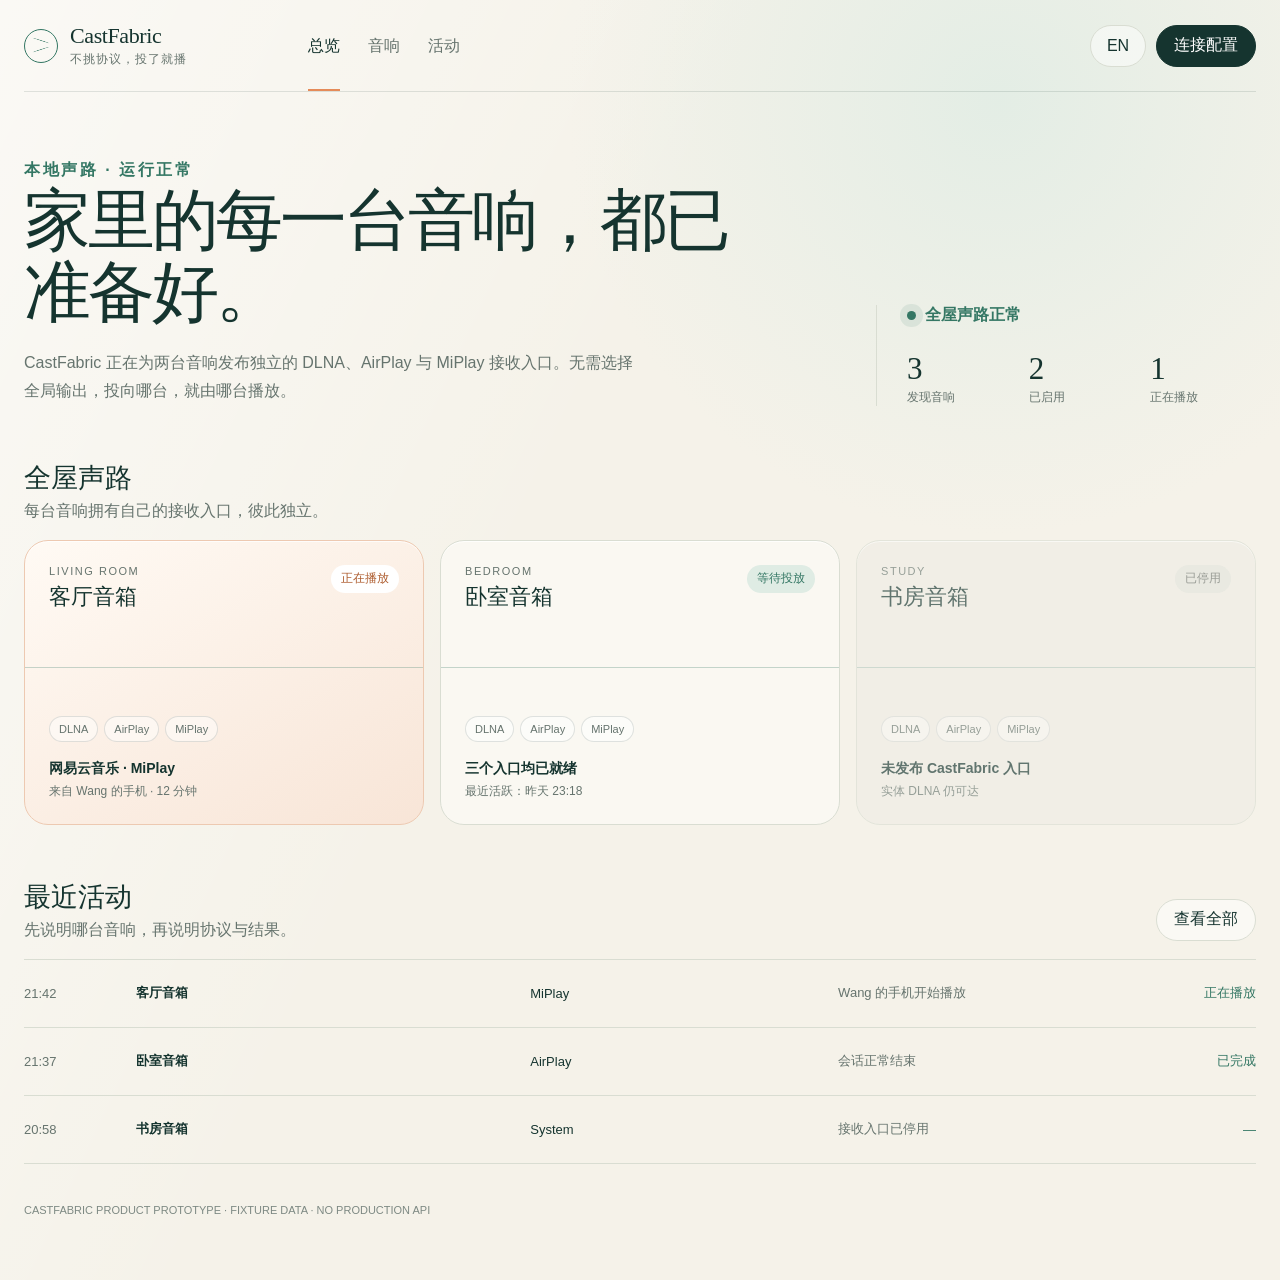
<file: docs/prototypes/castfabric-console.html>
<!doctype html>
<html lang="zh-CN">
<head>
  <meta charset="utf-8">
  <meta name="viewport" content="width=device-width,initial-scale=1">
  <title>CastFabric Console Prototype</title>
  <style>
    :root {
      --paper: #f5f2e9;
      --paper-2: #fbfaf5;
      --ink: #15342f;
      --muted: #66746e;
      --line: #d9ddd2;
      --moss: #347764;
      --moss-soft: #dfece4;
      --apricot: #e58b59;
      --apricot-soft: #f8e5d7;
      --warn: #a36c22;
      --warn-soft: #f5ead3;
      --off: #959c96;
      --shadow: 0 24px 70px rgba(36, 58, 49, .12);
      --radius: 24px;
    }
    * { box-sizing: border-box; }
    body {
      margin: 0;
      min-width: 320px;
      min-height: 100vh;
      color: var(--ink);
      background:
        radial-gradient(circle at 78% 8%, rgba(223,236,228,.8), transparent 27rem),
        linear-gradient(115deg, rgba(255,255,255,.55), transparent 42%),
        var(--paper);
      font-family: "Avenir Next", "PingFang SC", "Microsoft YaHei", sans-serif;
    }
    button { font: inherit; }
    button:focus-visible, [tabindex]:focus-visible { outline: 3px solid rgba(229,139,89,.45); outline-offset: 3px; }
    .shell { width: min(1380px, calc(100% - 48px)); margin: 0 auto; padding-bottom: 64px; }
    header { height: 92px; display: flex; align-items: center; gap: 36px; border-bottom: 1px solid rgba(21,52,47,.12); }
    .brand { display: flex; align-items: center; gap: 12px; min-width: 248px; }
    .mark { width: 34px; height: 34px; position: relative; border: 1.5px solid var(--moss); border-radius: 50%; }
    .mark::before, .mark::after { content: ""; position: absolute; left: 7px; right: 7px; border-top: 1.5px solid var(--moss); border-radius: 50%; }
    .mark::before { top: 10px; transform: rotate(18deg); }
    .mark::after { top: 19px; transform: rotate(-18deg); }
    .wordmark { font-family: Georgia, "Songti SC", serif; font-size: 22px; letter-spacing: -.4px; }
    .slogan { color: var(--muted); font-size: 12px; margin-top: 2px; letter-spacing: .08em; }
    nav { display: flex; align-self: stretch; gap: 28px; }
    .nav-item { border: 0; border-bottom: 2px solid transparent; color: var(--muted); background: transparent; padding: 4px 0 0; cursor: pointer; }
    .nav-item.active { color: var(--ink); border-bottom-color: var(--apricot); }
    .header-actions { display: flex; gap: 10px; margin-left: auto; }
    .button { min-height: 42px; border: 1px solid var(--line); border-radius: 999px; padding: 0 17px; color: var(--ink); background: rgba(255,255,255,.5); cursor: pointer; }
    .button:hover { background: white; border-color: #c3cac0; }
    .button.primary { color: white; background: var(--ink); border-color: var(--ink); }
    main { padding-top: 44px; }
    .page { display: none; }
    .page.active { display: block; animation: enter .35s ease both; }
    @keyframes enter { from { opacity: 0; transform: translateY(8px); } }
    .eyebrow { margin: 0 0 12px; color: var(--moss); font-size: 12px; font-weight: 700; letter-spacing: .16em; text-transform: uppercase; }
    h1 { margin: 0; max-width: 760px; font: 500 clamp(38px, 5.2vw, 72px)/1.08 Georgia, "Songti SC", serif; letter-spacing: -.045em; }
    h2 { margin: 0; font: 500 27px/1.25 Georgia, "Songti SC", serif; }
    p { color: var(--muted); }
    .hero { display: grid; grid-template-columns: minmax(0, 1fr) 380px; gap: 54px; align-items: end; }
    .hero-copy p { max-width: 610px; margin: 20px 0 0; font-size: 16px; line-height: 1.8; }
    .health-summary { border-left: 1px solid var(--line); padding-left: 30px; }
    .health-label { display: flex; align-items: center; gap: 9px; color: var(--moss); font-weight: 700; }
    .pulse { width: 9px; height: 9px; border-radius: 50%; background: var(--moss); box-shadow: 0 0 0 7px rgba(52,119,100,.1); }
    .summary-numbers { display: grid; grid-template-columns: repeat(3, 1fr); gap: 16px; margin-top: 25px; }
    .summary-numbers strong { display: block; font: 500 31px Georgia, serif; }
    .summary-numbers span { color: var(--muted); font-size: 12px; }
    .section-head { display: flex; justify-content: space-between; align-items: end; gap: 18px; margin: 56px 0 18px; }
    .section-head p { margin: 5px 0 0; }
    .section-head .button { white-space: nowrap; }
    .speaker-grid { display: grid; grid-template-columns: repeat(3, minmax(0, 1fr)); gap: 16px; }
    .speaker-card { position: relative; min-height: 270px; padding: 24px; overflow: hidden; border: 1px solid var(--line); border-radius: var(--radius); background: rgba(251,250,245,.76); box-shadow: 0 1px 0 rgba(255,255,255,.8) inset; }
    .speaker-card.live { background: linear-gradient(150deg, #fffaf4, var(--apricot-soft)); border-color: #edc9b1; }
    .speaker-card.off { opacity: .66; background: rgba(236,235,227,.72); }
    .card-top { display: flex; justify-content: space-between; gap: 12px; }
    .room { font-size: 11px; color: var(--muted); letter-spacing: .14em; text-transform: uppercase; }
    .speaker-name { margin-top: 5px; font: 500 22px Georgia, "Songti SC", serif; }
    .state { display: inline-flex; align-items: center; gap: 6px; height: 28px; padding: 0 10px; border-radius: 999px; background: var(--moss-soft); color: var(--moss); font-size: 12px; white-space: nowrap; }
    .state.live { background: white; color: #ad5b2d; }
    .state.off { color: #686f69; background: #e3e4dd; }
    .signal { height: 56px; margin: 28px -24px 20px; position: relative; }
    .signal::before { content: ""; position: absolute; left: 0; right: 0; top: 27px; border-top: 1px solid rgba(52,119,100,.28); }
    .signal i { position: absolute; width: 88px; height: 2px; top: 26px; left: -90px; background: linear-gradient(90deg, transparent, var(--apricot), transparent); animation: flow 3.2s linear infinite; }
    .speaker-card:not(.live) .signal i { animation: none; display: none; }
    @keyframes flow { to { transform: translateX(470px); } }
    .protocols { display: flex; gap: 6px; flex-wrap: wrap; }
    .protocol { padding: 6px 9px; border: 1px solid rgba(21,52,47,.13); border-radius: 999px; color: var(--muted); background: rgba(255,255,255,.48); font-size: 11px; }
    .now { margin-top: 18px; }
    .now strong { display: block; font-size: 14px; }
    .now span { display: block; margin-top: 5px; color: var(--muted); font-size: 12px; }
    .activity { border-top: 1px solid var(--line); }
    .activity-row { display: grid; grid-template-columns: 92px minmax(150px, 1.3fr) 1fr 1fr 110px; align-items: center; gap: 20px; min-height: 68px; border-bottom: 1px solid var(--line); font-size: 13px; }
    .activity-row .time, .activity-row .source { color: var(--muted); }
    .activity-row .result { text-align: right; color: var(--moss); }
    .filter-row { display: flex; gap: 8px; margin: 22px 0; flex-wrap: wrap; }
    .filter { border: 1px solid var(--line); border-radius: 999px; padding: 8px 12px; color: var(--muted); background: transparent; }
    .filter.active { color: var(--ink); background: white; }
    .speaker-list { display: grid; gap: 14px; margin-top: 28px; }
    .speaker-manage { display: grid; grid-template-columns: 1fr auto; gap: 28px; padding: 24px; border: 1px solid var(--line); border-radius: 20px; background: rgba(251,250,245,.72); }
    .speaker-manage p { margin: 7px 0 15px; font-size: 13px; }
    .details { display: flex; gap: 18px; flex-wrap: wrap; color: var(--muted); font-size: 12px; }
    .switch { width: 52px; height: 30px; border: 0; border-radius: 999px; padding: 3px; background: var(--moss); cursor: pointer; }
    .switch::after { content: ""; display: block; width: 24px; height: 24px; margin-left: 22px; border-radius: 50%; background: white; transition: .2s; }
    .switch.off { background: #c8ccc7; }
    .switch.off::after { margin-left: 0; }
    .modal-wrap { position: fixed; inset: 0; z-index: 20; display: none; place-items: center; padding: 22px; background: rgba(28,43,38,.34); backdrop-filter: blur(8px); }
    .modal-wrap.open { display: grid; }
    .modal { width: min(860px, 100%); max-height: min(760px, calc(100vh - 44px)); overflow: auto; border: 1px solid rgba(255,255,255,.75); border-radius: 30px; background: var(--paper-2); box-shadow: var(--shadow); }
    .modal-head { position: sticky; top: 0; z-index: 2; display: flex; justify-content: space-between; align-items: center; padding: 25px 28px; background: rgba(251,250,245,.92); backdrop-filter: blur(12px); border-bottom: 1px solid var(--line); }
    .close { width: 40px; height: 40px; border: 1px solid var(--line); border-radius: 50%; background: transparent; cursor: pointer; }
    .modal-grid { display: grid; grid-template-columns: 190px 1fr; min-height: 500px; }
    .modal-nav { padding: 22px 16px; border-right: 1px solid var(--line); }
    .modal-nav button { width: 100%; min-height: 42px; margin-bottom: 4px; border: 0; border-radius: 12px; color: var(--muted); background: transparent; text-align: left; padding: 0 12px; }
    .modal-nav button.active { color: var(--ink); background: var(--moss-soft); }
    .settings { padding: 28px 32px; }
    .settings h3 { margin: 0 0 5px; font: 500 22px Georgia, "Songti SC", serif; }
    .setting-row { display: flex; justify-content: space-between; gap: 20px; padding: 21px 0; border-bottom: 1px solid var(--line); }
    .setting-row strong { display: block; font-size: 14px; }
    .setting-row p { margin: 5px 0 0; font-size: 12px; }
    .tag { height: 30px; padding: 0 10px; border: 1px solid var(--line); border-radius: 999px; background: white; color: var(--muted); }
    .locale { min-width: 56px; padding-inline: 12px; }
    .prototype-note { margin-top: 40px; color: #7d8983; font-size: 11px; }
    @media (prefers-reduced-motion: reduce) { *, *::before, *::after { animation-duration: .01ms !important; animation-iteration-count: 1 !important; } }
    @media (max-width: 900px) {
      .shell { width: min(100% - 28px, 720px); }
      header { height: auto; min-height: 82px; flex-wrap: wrap; gap: 10px 20px; padding: 16px 0; }
      .brand { min-width: 0; margin-right: auto; }
      nav { order: 3; width: 100%; height: 43px; gap: 24px; overflow-x: auto; }
      .header-actions .button.primary { padding: 0 13px; }
      .hero { grid-template-columns: 1fr; gap: 28px; }
      .health-summary { border-left: 0; border-top: 1px solid var(--line); padding: 22px 0 0; }
      .speaker-grid { grid-template-columns: 1fr; }
      .activity-row { grid-template-columns: 65px 1fr auto; gap: 12px; padding: 12px 0; }
      .activity-row .source, .activity-row .protocol-cell { display: none; }
      .modal-grid { grid-template-columns: 1fr; }
      .modal-nav { display: flex; overflow-x: auto; border-right: 0; border-bottom: 1px solid var(--line); }
      .modal-nav button { min-width: max-content; }
    }
    @media (max-width: 520px) {
      h1 { font-size: 40px; }
      .wordmark { font-size: 20px; }
      .slogan { display: none; }
      .button { padding-inline: 13px; }
      .summary-numbers { gap: 8px; }
      .speaker-manage { grid-template-columns: 1fr auto; padding: 18px; }
      .settings { padding: 22px 20px; }
    }
  </style>
</head>
<body>
  <div class="shell">
    <header>
      <div class="brand" aria-label="CastFabric">
        <span class="mark" aria-hidden="true"></span>
        <div><div class="wordmark">CastFabric</div><div class="slogan" data-i18n="slogan">不挑协议，投了就播</div></div>
      </div>
      <nav aria-label="主要导航">
        <button class="nav-item active" data-page="overview" data-i18n="navOverview">总览</button>
        <button class="nav-item" data-page="speakers" data-i18n="navSpeakers">音响</button>
        <button class="nav-item" data-page="activity" data-i18n="navActivity">活动</button>
      </nav>
      <div class="header-actions">
        <button class="button locale" id="localeButton">EN</button>
        <button class="button primary" id="openSettings" data-i18n="connections">连接配置</button>
      </div>
    </header>

    <main>
      <section class="page active" id="overview">
        <div class="hero">
          <div class="hero-copy">
            <p class="eyebrow" data-i18n="eyebrow">本地声路 · 运行正常</p>
            <h1 data-i18n="hero">家里的每一台音响，都已准备好。</h1>
            <p data-i18n="heroBody">CastFabric 正在为两台音响发布独立的 DLNA、AirPlay 与 MiPlay 接收入口。无需选择全局输出，投向哪台，就由哪台播放。</p>
          </div>
          <aside class="health-summary">
            <div class="health-label"><span class="pulse"></span><span data-i18n="allHealthy">全屋声路正常</span></div>
            <div class="summary-numbers">
              <div><strong>3</strong><span data-i18n="found">发现音响</span></div>
              <div><strong>2</strong><span data-i18n="enabled">已启用</span></div>
              <div><strong>1</strong><span data-i18n="playing">正在播放</span></div>
            </div>
          </aside>
        </div>

        <div class="section-head"><div><h2 data-i18n="wholeHome">全屋声路</h2><p data-i18n="wholeHomeHint">每台音响拥有自己的接收入口，彼此独立。</p></div></div>
        <div class="speaker-grid">
          <article class="speaker-card live" tabindex="0">
            <div class="card-top"><div><div class="room">LIVING ROOM</div><div class="speaker-name" data-i18n="living">客厅音箱</div></div><span class="state live" data-i18n="live">正在播放</span></div>
            <div class="signal"><i></i></div>
            <div class="protocols"><span class="protocol">DLNA</span><span class="protocol">AirPlay</span><span class="protocol">MiPlay</span></div>
            <div class="now"><strong data-i18n="netease">网易云音乐 · MiPlay</strong><span data-i18n="activeAgo">来自 Wang 的手机 · 12 分钟</span></div>
          </article>
          <article class="speaker-card" tabindex="0">
            <div class="card-top"><div><div class="room">BEDROOM</div><div class="speaker-name" data-i18n="bedroom">卧室音箱</div></div><span class="state" data-i18n="ready">等待投放</span></div>
            <div class="signal"><i></i></div>
            <div class="protocols"><span class="protocol">DLNA</span><span class="protocol">AirPlay</span><span class="protocol">MiPlay</span></div>
            <div class="now"><strong data-i18n="readyTitle">三个入口均已就绪</strong><span data-i18n="lastActive">最近活跃：昨天 23:18</span></div>
          </article>
          <article class="speaker-card off" tabindex="0">
            <div class="card-top"><div><div class="room">STUDY</div><div class="speaker-name" data-i18n="study">书房音箱</div></div><span class="state off" data-i18n="disabled">已停用</span></div>
            <div class="signal"><i></i></div>
            <div class="protocols"><span class="protocol">DLNA</span><span class="protocol">AirPlay</span><span class="protocol">MiPlay</span></div>
            <div class="now"><strong data-i18n="notPublished">未发布 CastFabric 入口</strong><span data-i18n="nativeReachable">实体 DLNA 仍可达</span></div>
          </article>
        </div>

        <div class="section-head"><div><h2 data-i18n="recent">最近活动</h2><p data-i18n="recentHint">先说明哪台音响，再说明协议与结果。</p></div><button class="button" data-jump="activity" data-i18n="allActivity">查看全部</button></div>
        <div class="activity">
          <div class="activity-row"><span class="time">21:42</span><strong data-i18n="living">客厅音箱</strong><span class="protocol-cell">MiPlay</span><span class="source" data-i18n="playFrom">Wang 的手机开始播放</span><span class="result" data-i18n="playing">正在播放</span></div>
          <div class="activity-row"><span class="time">21:37</span><strong data-i18n="bedroom">卧室音箱</strong><span class="protocol-cell">AirPlay</span><span class="source" data-i18n="sessionEnded">会话正常结束</span><span class="result" data-i18n="done">已完成</span></div>
          <div class="activity-row"><span class="time">20:58</span><strong data-i18n="study">书房音箱</strong><span class="protocol-cell">System</span><span class="source" data-i18n="receiverDisabled">接收入口已停用</span><span class="result">—</span></div>
        </div>
      </section>

      <section class="page" id="speakers">
        <p class="eyebrow" data-i18n="outputs">输出端管理</p><h1 data-i18n="speakerTitle">每台音响，独立启用。</h1>
        <p data-i18n="speakerBody">启停只作用于当前音响，不会改变其他音响的接收入口。</p>
        <div class="speaker-list">
          <article class="speaker-manage"><div><h2 data-i18n="living">客厅音箱</h2><p>192.168.133.118 · uuid:living-room</p><div class="details"><span data-i18n="nativeOk">实体 DLNA 可达</span><span>DLNA · AirPlay · MiPlay</span><span data-i18n="playing">正在播放</span></div></div><button class="switch" aria-label="启用客厅音箱"></button></article>
          <article class="speaker-manage"><div><h2 data-i18n="bedroom">卧室音箱</h2><p>192.168.133.132 · uuid:bedroom</p><div class="details"><span data-i18n="nativeOk">实体 DLNA 可达</span><span>DLNA · AirPlay · MiPlay</span><span data-i18n="ready">等待投放</span></div></div><button class="switch" aria-label="启用卧室音箱"></button></article>
          <article class="speaker-manage"><div><h2 data-i18n="study">书房音箱</h2><p>192.168.133.146 · uuid:study</p><div class="details"><span data-i18n="nativeOk">实体 DLNA 可达</span><span data-i18n="entryHidden">CastFabric 入口未发布</span><span data-i18n="disabled">已停用</span></div></div><button class="switch off" aria-label="启用书房音箱"></button></article>
        </div>
      </section>

      <section class="page" id="activity">
        <p class="eyebrow" data-i18n="diagnostics">播放与诊断</p><h1 data-i18n="activityTitle">每一次投放，都有迹可循。</h1>
        <div class="filter-row"><button class="filter active" data-i18n="all">全部</button><button class="filter" data-i18n="living">客厅音箱</button><button class="filter" data-i18n="bedroom">卧室音箱</button><button class="filter">MiPlay</button><button class="filter">AirPlay</button></div>
        <div class="activity">
          <div class="activity-row"><span class="time">21:42</span><strong data-i18n="living">客厅音箱</strong><span class="protocol-cell">MiPlay</span><span class="source" data-i18n="playFrom">Wang 的手机开始播放</span><span class="result" data-i18n="playing">正在播放</span></div>
          <div class="activity-row"><span class="time">21:37</span><strong data-i18n="bedroom">卧室音箱</strong><span class="protocol-cell">AirPlay</span><span class="source" data-i18n="sessionEnded">会话正常结束</span><span class="result" data-i18n="done">已完成</span></div>
          <div class="activity-row"><span class="time">20:58</span><strong data-i18n="study">书房音箱</strong><span class="protocol-cell">System</span><span class="source" data-i18n="receiverDisabled">接收入口已停用</span><span class="result">—</span></div>
          <div class="activity-row"><span class="time">19:26</span><strong data-i18n="living">客厅音箱</strong><span class="protocol-cell">DLNA</span><span class="source" data-i18n="volumeChanged">音量调整至 36%</span><span class="result" data-i18n="done">已完成</span></div>
        </div>
      </section>
      <div class="prototype-note">CASTFABRIC PRODUCT PROTOTYPE · FIXTURE DATA · NO PRODUCTION API</div>
    </main>
  </div>

  <div class="modal-wrap" id="settingsModal" role="dialog" aria-modal="true" aria-labelledby="settingsTitle">
    <section class="modal">
      <div class="modal-head"><div><div class="eyebrow" style="margin-bottom:5px">CASTFABRIC</div><h2 id="settingsTitle" data-i18n="connections">连接配置</h2></div><button class="close" id="closeSettings" aria-label="关闭">×</button></div>
      <div class="modal-grid">
        <aside class="modal-nav"><button class="active" data-i18n="discovery">局域网发现</button><button data-i18n="receiverEntry">接收入口</button><button data-i18n="network">网络与端口</button><button data-i18n="extensions">扩展</button><button data-i18n="system">系统</button></aside>
        <div class="settings">
          <h3 data-i18n="discovery">局域网发现</h3><p data-i18n="discoveryHint">发现音响不会自动启用，也不会清空已有设备。</p>
          <div class="setting-row"><div><strong data-i18n="scanStatus">扫描状态</strong><p data-i18n="scanDetail">3 台音响 · 2 分钟前完成</p></div><button class="tag" data-i18n="rescan">重新发现</button></div>
          <div class="setting-row"><div><strong data-i18n="interface">局域网接口</strong><p>en0 · 192.168.133.225/24</p></div><span class="tag" data-i18n="auto">自动</span></div>
          <div class="setting-row"><div><strong data-i18n="identity">接收入口名称</strong><p>CastFabric · &lt;音响名称&gt;</p></div><button class="tag" data-i18n="edit">编辑</button></div>
          <div class="setting-row"><div><strong data-i18n="xiaomiExtension">小米账号扩展</strong><p data-i18n="optional">未启用 · 可选扩展，不影响标准 DLNA 音响</p></div><span class="tag" data-i18n="off">关闭</span></div>
        </div>
      </div>
    </section>
  </div>

  <script>
    const copy = {
      en: { slogan:'Cast freely. It just plays.', navOverview:'Overview', navSpeakers:'Speakers', navActivity:'Activity', connections:'Connections', eyebrow:'LOCAL ROUTES · HEALTHY', hero:'Every speaker at home is ready.', heroBody:'CastFabric publishes an independent DLNA, AirPlay and MiPlay receiver suite for each enabled speaker. There is no global output to select—cast to a speaker, and that speaker plays.', allHealthy:'Every active route is healthy', found:'discovered', enabled:'enabled', playing:'Playing', wholeHome:'Home routes', wholeHomeHint:'Every speaker owns an independent receiver suite.', living:'Living room', bedroom:'Bedroom', study:'Study', live:'Playing', ready:'Ready', disabled:'Disabled', netease:'NetEase Music · MiPlay', activeAgo:"From Wang's phone · 12 min", readyTitle:'All three receivers are ready', lastActive:'Last active: yesterday 23:18', notPublished:'CastFabric receivers not published', nativeReachable:'Native DLNA remains reachable', recent:'Recent activity', recentHint:'Speaker first, then protocol and result.', allActivity:'View all', playFrom:"Wang's phone started playback", sessionEnded:'Session ended normally', receiverDisabled:'Receiver suite disabled', done:'Completed', outputs:'OUTPUT MANAGEMENT', speakerTitle:'Enable every speaker independently.', speakerBody:'A switch only affects this speaker. Other receiver suites stay untouched.', nativeOk:'Native DLNA reachable', entryHidden:'CastFabric receivers not published', diagnostics:'PLAYBACK & DIAGNOSTICS', activityTitle:'Every cast leaves a useful trace.', all:'All', volumeChanged:'Volume changed to 36%', discovery:'LAN discovery', receiverEntry:'Receiver identity', network:'Network & ports', extensions:'Extensions', system:'System', discoveryHint:'Discovery never auto-enables devices or clears saved speakers.', scanStatus:'Scan status', scanDetail:'3 speakers · completed 2 minutes ago', rescan:'Scan again', interface:'LAN interface', auto:'Auto', identity:'Receiver names', edit:'Edit', xiaomiExtension:'Xiaomi account extension', optional:'Off · optional and never required for standard DLNA', off:'Off' }
    };
    let locale = 'zh';
    const pages = document.querySelectorAll('.page');
    function showPage(id) {
      pages.forEach(p => p.classList.toggle('active', p.id === id));
      document.querySelectorAll('.nav-item').forEach(n => n.classList.toggle('active', n.dataset.page === id));
      scrollTo({top:0,behavior:'smooth'});
    }
    document.querySelectorAll('[data-page]').forEach(button => button.addEventListener('click', () => showPage(button.dataset.page)));
    document.querySelectorAll('[data-jump]').forEach(button => button.addEventListener('click', () => showPage(button.dataset.jump)));
    document.querySelectorAll('.switch').forEach(button => button.addEventListener('click', () => button.classList.toggle('off')));
    const modal = document.getElementById('settingsModal');
    document.getElementById('openSettings').addEventListener('click', () => modal.classList.add('open'));
    document.getElementById('closeSettings').addEventListener('click', () => modal.classList.remove('open'));
    modal.addEventListener('click', event => { if (event.target === modal) modal.classList.remove('open'); });
    addEventListener('keydown', event => { if (event.key === 'Escape') modal.classList.remove('open'); });
    document.getElementById('localeButton').addEventListener('click', () => {
      locale = locale === 'zh' ? 'en' : 'zh';
      document.documentElement.lang = locale === 'zh' ? 'zh-CN' : 'en';
      document.getElementById('localeButton').textContent = locale === 'zh' ? 'EN' : '中';
      document.querySelectorAll('[data-i18n]').forEach(node => {
        if (!node.dataset.zh) node.dataset.zh = node.textContent;
        node.textContent = locale === 'zh' ? node.dataset.zh : (copy.en[node.dataset.i18n] || node.dataset.zh);
      });
    });
  </script>
</body>
</html>
</file>
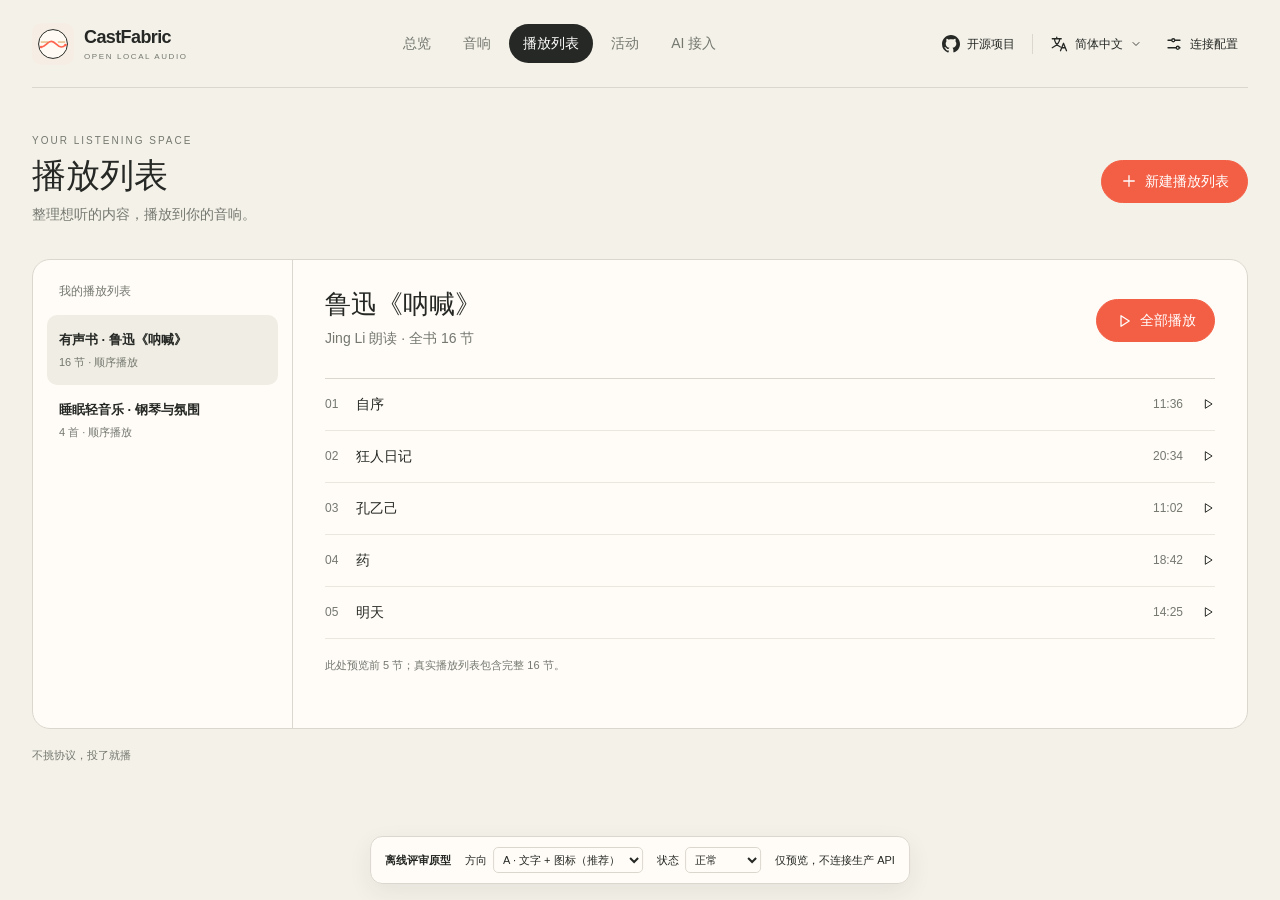
<file: docs/prototypes/castfabric-header-dialog-review-2026-09-06.html>
<!doctype html>
<html lang="zh-CN">
<meta charset="utf-8"><meta name="viewport" content="width=device-width,initial-scale=1">
<title>CastFabric · 顶栏与弹窗评审</title>
<style>
:root{--bg:#f4f1e9;--paper:#fffcf7;--ink:#252824;--muted:#74786f;--line:#dcd7ce;--accent:#f35f45}*{box-sizing:border-box}body{margin:0;background:var(--bg);color:var(--ink);font:14px/1.5 "Avenir Next","PingFang SC",sans-serif}button,input,textarea,select{font:inherit;color:inherit}button,a{touch-action:manipulation}button{cursor:pointer}button:disabled{opacity:.5;cursor:wait}a{color:inherit;text-decoration:none}svg{width:18px;height:18px;flex:none;fill:none;stroke:currentColor;stroke-width:1.7;stroke-linecap:round;stroke-linejoin:round}button:focus-visible,a:focus-visible,select:focus-visible{outline:3px solid #b8422f;outline-offset:3px}.shell{max-width:1480px;margin:auto;padding:0 32px}.header{display:flex;align-items:center;gap:24px;min-height:88px;border-bottom:1px solid var(--line)}.brand{display:flex;gap:10px;align-items:center;flex:none}.brand img{width:42px;height:42px}.brand strong{display:block;font-size:18px;letter-spacing:-.6px}.brand small{display:block;font-size:8px;letter-spacing:1.6px;color:var(--muted)}nav{display:flex;gap:4px;margin:auto}nav button{border:0;background:none;border-radius:24px;padding:9px 14px;white-space:nowrap;color:var(--muted)}nav .active{background:var(--ink);color:white}.tools{display:flex;align-items:center;gap:3px;flex:none}.tool{height:40px;padding:0 10px;border:0;border-radius:8px;background:transparent;display:inline-flex;gap:7px;align-items:center;font-size:12px;white-space:nowrap}.tool:hover{background:#e9e5dc}.tools .separate{border-left:1px solid var(--line);height:20px;margin:0 4px}.language{position:relative}.chevron{width:12px;height:12px}.menu{position:absolute;top:48px;right:0;min-width:178px;background:var(--paper);border:1px solid var(--line);border-radius:12px;padding:6px;box-shadow:0 10px 35px #25282418;z-index:10}.menu[hidden]{display:none}.menu button{display:flex;align-items:center;justify-content:space-between;width:100%;background:transparent;border:0;border-radius:6px;padding:10px;text-align:left}.menu button:hover{background:var(--bg)}.icon-only .tool{width:42px;justify-content:center;padding:0}.icon-only .tool span,.icon-only .chevron{display:none}main{padding:45px 0 120px}.eyebrow{color:var(--muted);font-size:10px;letter-spacing:2px;text-transform:uppercase}.heading{display:flex;justify-content:space-between;align-items:center;gap:20px;margin-bottom:30px}h1{font:34px/1.3 Baskerville,"Songti SC",serif;margin:6px 0}p{color:var(--muted);margin:4px 0}.primary,.secondary{border-radius:24px;min-height:42px;padding:10px 18px;display:inline-flex;justify-content:center;align-items:center;gap:7px;border:1px solid var(--line);white-space:nowrap}.primary{background:var(--accent);border-color:var(--accent);color:white}.secondary{background:var(--paper)}.workspace{display:grid;grid-template-columns:260px 1fr;min-height:470px;background:var(--paper);border:1px solid var(--line);border-radius:18px;overflow:hidden}.sidebar{padding:22px 14px;border-right:1px solid var(--line)}.sidebar h2{font-size:12px;font-weight:500;color:var(--muted);margin:0 12px 15px}.list-link{width:100%;border:0;background:none;display:block;text-align:left;border-radius:10px;padding:14px 12px}.list-link.active{background:#f0ede4}.list-link strong{font-size:13px;font-weight:600}.list-link small{display:block;color:var(--muted);font-size:11px;margin-top:4px}.content{padding:28px 32px}.content h2{font:26px/1.3 Baskerville,"Songti SC",serif;margin:0 0 6px}.summary{display:flex;align-items:center;justify-content:space-between;gap:16px}.tracks{margin-top:25px;border-top:1px solid var(--line)}.track{display:flex;align-items:center;gap:18px;padding:15px 0;border-bottom:1px solid #ebe7de}.track .num{font-size:12px;color:var(--muted);font-variant-numeric:tabular-nums}.track .duration{margin-left:auto;color:var(--muted);font-size:12px}.track svg{width:14px;height:14px}.note{font-size:11px;margin-top:18px}.review{position:fixed;bottom:16px;left:50%;transform:translateX(-50%);display:flex;align-items:center;gap:14px;max-width:calc(100% - 24px);padding:10px 14px;border:1px solid var(--line);border-radius:12px;background:#fffcf7f5;box-shadow:0 8px 24px #25282412;font-size:11px;z-index:15}.review strong{white-space:nowrap}.review select{background:transparent;border:1px solid var(--line);padding:5px;border-radius:5px;max-width:150px}.review label{display:flex;align-items:center;gap:6px;white-space:nowrap}.state{padding:64px 15px;text-align:center;border:1px dashed var(--line);border-radius:12px;margin-top:24px}.state h3{font-size:17px}.alert{background:#fff0dd;border:1px solid #e6cfad;padding:12px 16px;border-radius:8px;margin-bottom:16px;color:#77531f}.alert.error{background:#fff0eb;color:#a73722;border-color:#ebc1b7}.visually-hidden{position:absolute;width:1px;height:1px;clip-path:inset(50%);overflow:hidden}.toast{position:fixed;top:100px;left:50%;transform:translateX(-50%);padding:12px 22px;background:var(--ink);color:white;border-radius:12px;z-index:25}.toast[hidden]{display:none}
dialog{border:1px solid var(--line);padding:0;margin:auto;width:min(600px,calc(100vw - 32px));max-height:calc(100dvh - 32px);border-radius:20px;background:var(--bg);color:var(--ink);box-shadow:0 28px 80px #25282433}dialog::backdrop{background:#25282440;backdrop-filter:blur(3px)}dialog[open]{display:flex;flex-direction:column}.dialog-head{padding:25px 28px 22px;border-bottom:1px solid var(--line);position:relative;flex:none}.dialog-head h2{font:28px/1.35 Baskerville,"Songti SC",serif;margin:4px 48px 6px 0}.dialog-head p{font-size:12px}.close{position:absolute;right:20px;top:22px;border:1px solid var(--line);background:var(--paper);width:36px;height:36px;border-radius:50%;display:grid;place-items:center}.dialog-body{padding:24px 28px;min-height:0;overflow:auto;display:grid;gap:20px}.field{display:grid;gap:8px;font-size:12px}.field small{color:var(--muted)}input,textarea,select{border:1px solid var(--line);background:var(--paper);border-radius:9px;padding:12px;width:100%}textarea{min-height:82px;resize:vertical}.two-fields{display:grid;grid-template-columns:1fr 1fr;gap:16px}.dialog-footer{display:flex;gap:10px;justify-content:flex-end;border-top:1px solid var(--line);padding:18px 28px;flex:none}.field-error{color:#a73722;font-size:12px;margin:0}.field-error[hidden]{display:none}.invalid{border-color:#ba432b}#connectionDialog .dialog-body{font-size:14px;line-height:1.8}
@media(max-width:1200px){.header{flex-wrap:wrap;gap:12px;padding:14px 0}.brand{margin-right:auto}nav{order:3;width:100%;justify-content:center}.tools{margin-left:auto}.header{min-height:130px}}@media(max-width:620px){.shell{padding:0 16px}.header{gap:12px}.brand{width:100%;justify-content:center;margin:0}.brand img{width:36px;height:36px}.tools{width:100%;justify-content:center;margin:0}.tool{min-height:44px;font-size:12px}nav{justify-content:center;gap:0}nav button{padding:9px 11px;font-size:12px}main{padding-top:27px}.heading{align-items:flex-start;gap:12px}h1{font-size:29px}.heading p{font-size:12px;max-width:180px}.heading .primary{font-size:12px;padding:10px 12px;margin-top:26px}.workspace{grid-template-columns:1fr}.sidebar{border-right:0;border-bottom:1px solid var(--line);display:flex;padding:10px;gap:5px}.sidebar h2{display:none}.list-link{padding:10px 8px}.list-link strong{font-size:12px}.content{padding:22px 18px}.content h2{font-size:24px}.summary{align-items:flex-start}.summary .primary{font-size:12px;padding:8px 12px}.review{gap:8px;flex-wrap:wrap;justify-content:center;width:max-content}.review strong{display:none}.review select{max-width:132px}.dialog-head{padding:22px 20px 18px}.dialog-head h2{font-size:26px}.dialog-body{padding:20px}.dialog-footer{padding:16px 20px}.two-fields{grid-template-columns:1fr}dialog{border-radius:16px}.review-note{display:none}}
</style>
<svg style="display:none" aria-hidden="true"><defs>
<symbol id="plus" viewBox="0 0 24 24"><path d="M12 5v14M5 12h14"/></symbol>
<symbol id="chevron" viewBox="0 0 24 24"><path d="m6 9 6 6 6-6"/></symbol>
<symbol id="close" viewBox="0 0 24 24"><path d="m6 6 12 12M18 6 6 18"/></symbol>
<symbol id="check" viewBox="0 0 24 24"><path d="m5 12 4 4L19 6"/></symbol>
<symbol id="play" viewBox="0 0 24 24"><path d="m8 5 11 7-11 7Z"/></symbol>
<symbol id="language" viewBox="0 0 24 24"><path d="M3 5h12M9 3v2M6 5c0 5 4 9 8 11M13 5c0 5-4 9-10 12M14 21l4-10 4 10M15.5 17h5"/></symbol>
<symbol id="settings" viewBox="0 0 24 24"><path d="M4 7h5m4 0h7M4 17h11m4 0h1"/><circle cx="11" cy="7" r="2"/><circle cx="17" cy="17" r="2"/></symbol>
<!-- GitHub mark: Primer Octicons, MIT. See adjacent study / attribution file. -->
<symbol id="github" viewBox="0 0 16 16"><path stroke="none" fill="currentColor" d="M6.766 11.328c-2.063-.25-3.516-1.734-3.516-3.656 0-.781.281-1.625.75-2.188-.203-.515-.172-1.609.063-2.062.625-.078 1.468.25 1.968.703.594-.187 1.219-.281 1.985-.281.765 0 1.39.094 1.953.265.484-.437 1.344-.765 1.969-.687.218.422.25 1.515.046 2.047.5.593.766 1.39.766 2.203 0 1.922-1.453 3.375-3.547 3.64.531.344.89 1.094.89 1.954v1.625c0 .468.391.734.86.547C13.781 14.359 16 11.53 16 8.03 16 3.61 12.406 0 7.984 0 3.563 0 0 3.61 0 8.031a7.88 7.88 0 0 0 5.172 7.422c.422.156.828-.125.828-.547v-1.25c-.219.094-.5.156-.75.156-1.031 0-1.64-.562-2.078-1.609-.172-.422-.36-.672-.719-.719-.187-.015-.25-.093-.25-.187 0-.188.313-.328.625-.328.453 0 .844.281 1.25.86.313.452.64.655 1.031.655s.641-.14 1-.5c.266-.265.47-.5.657-.656"/></symbol>
</defs></svg>
<div class="shell"><header class="header"><a class="brand" href="#" aria-label="CastFabric"><img src="../assets/castfabric-mark.svg" alt=""><div><strong>CastFabric</strong><small>OPEN LOCAL AUDIO</small></div></a>
<nav aria-label="主导航"><button data-zh="总览" data-en="Overview"></button><button data-zh="音响" data-en="Speakers"></button><button class="active" data-zh="播放列表" data-en="Playlists"></button><button data-zh="活动" data-en="Activity"></button><button data-zh="AI 接入" data-en="AI access"></button></nav>
<div class="tools" id="tools"><a class="tool" href="https://github.com/DjangoAILab/CastFabric" target="_blank" rel="noopener noreferrer" data-label-zh="开源项目（新标签页）" data-label-en="Source code (new tab)"><svg aria-hidden="true"><use href="#github"/></svg><span data-zh="开源项目" data-en="Source code"></span></a><i class="separate" aria-hidden="true"></i><div class="language"><button class="tool" id="languageButton" aria-expanded="false" aria-controls="languageMenu" data-label-zh="语言：简体中文" data-label-en="Language: English"><svg aria-hidden="true"><use href="#language"/></svg><span id="currentLanguage">简体中文</span><svg class="chevron" aria-hidden="true"><use href="#chevron"/></svg></button><div class="menu" id="languageMenu" hidden><button data-lang="zh"><span>简体中文</span><svg aria-hidden="true"><use href="#check"/></svg></button><button data-lang="en"><span>English</span><svg aria-hidden="true"><use href="#check"/></svg></button></div></div><button class="tool" id="connections" data-label-zh="连接配置" data-label-en="Connections"><svg aria-hidden="true"><use href="#settings"/></svg><span data-zh="连接配置" data-en="Connections"></span></button></div></header>
<main><div class="heading"><div><div class="eyebrow">YOUR LISTENING SPACE</div><h1 data-zh="播放列表" data-en="Playlists"></h1><p data-zh="整理想听的内容，播放到你的音响。" data-en="Organize what you love. Listen on your speakers."></p></div><button class="primary" id="create"><svg aria-hidden="true"><use href="#plus"/></svg><span data-zh="新建播放列表" data-en="New playlist"></span></button></div><div id="status"></div><section class="workspace"><aside class="sidebar"><h2 data-zh="我的播放列表" data-en="My playlists"></h2><button class="list-link active" data-list="book"><strong>有声书 · 鲁迅《呐喊》</strong><small data-zh="16 节 · 顺序播放" data-en="16 chapters · Sequential"></small></button><button class="list-link" data-list="music"><strong data-zh="睡眠轻音乐 · 钢琴与氛围" data-en="Sleep · Piano & ambient"></strong><small data-zh="4 首 · 顺序播放" data-en="4 tracks · Sequential"></small></button></aside><div class="content" id="content"></div></section><p class="note" data-zh="不挑协议，投了就播" data-en="Any protocol. Just play."></p></main></div>
<div class="review"><strong>离线评审原型</strong><label>方向 <select id="direction"><option value="a">A · 文字 + 图标（推荐）</option><option value="b">B · 纯图标</option></select></label><label>状态 <select id="state"><option value="ready">正常</option><option value="empty">空列表</option><option value="loading">加载中</option><option value="degraded">服务降级</option><option value="error">请求错误</option></select></label><span class="review-note">仅预览，不连接生产 API</span></div>
<dialog id="playlistDialog" aria-labelledby="dialogTitle"><div class="dialog-head"><div class="eyebrow">CASTFABRIC</div><h2 id="dialogTitle" data-zh="新建播放列表" data-en="New playlist"></h2><p data-zh="名称与默认播放方式用于下一次启动。" data-en="Name and playback defaults apply next time you start."></p><button class="close" data-close data-label-zh="关闭" data-label-en="Close"><svg aria-hidden="true"><use href="#close"/></svg></button></div><form id="playlistForm" class="dialog-body" novalidate><label class="field"><span data-zh="名称" data-en="Name"></span><input id="playlistName" name="name" autofocus maxlength="120" aria-describedby="nameError"><span id="nameError" class="field-error" hidden data-zh="请填写播放列表名称。" data-en="Enter a playlist name."></span></label><label class="field"><span data-zh="说明（可选）" data-en="Description (optional)"></span><textarea name="description" rows="3"></textarea></label><div class="two-fields"><label class="field"><span data-zh="默认顺序" data-en="Default order"></span><select><option data-zh="顺序播放" data-en="Sequential"></option><option data-zh="随机播放" data-en="Shuffle"></option></select></label><label class="field"><span data-zh="播放结束" data-en="When finished"></span><select><option data-zh="停止" data-en="Stop"></option><option data-zh="列表循环" data-en="Repeat playlist"></option><option data-zh="单曲循环" data-en="Repeat one"></option></select></label></div><p id="saveError" class="field-error" hidden data-zh="暂时无法保存，填写内容已保留，请稍后重试。" data-en="Could not save. Your entries are preserved. Please try again."></p></form><div class="dialog-footer"><button class="secondary" data-close data-zh="取消" data-en="Cancel"></button><button class="primary" type="submit" form="playlistForm" id="save" data-zh="创建播放列表" data-en="Create playlist"></button></div></dialog>
<dialog id="connectionDialog" aria-labelledby="connectionTitle"><div class="dialog-head"><h2 id="connectionTitle" data-zh="连接配置" data-en="Connections"></h2><button class="close" data-close data-label-zh="关闭" data-label-en="Close"><svg aria-hidden="true"><use href="#close"/></svg></button></div><div class="dialog-body"><p data-zh="这里保留现有连接配置入口，本次不重设计配置表单。" data-en="This entry opens the existing connection settings. The settings form is unchanged in this revision."></p><p data-zh="原型不会修改服务或音响配置。" data-en="This prototype does not modify the server or speakers."></p></div><div class="dialog-footer"><button class="secondary" data-close data-zh="关闭" data-en="Close"></button></div></dialog><div class="toast" id="toast" role="status" hidden></div>
<script>
const $=s=>document.querySelector(s);let lang='zh',selected='book';const t=(zh,en)=>lang==='zh'?zh:en;
const tracks={book:[['01','自序','11:36'],['02','狂人日记','20:34'],['03','孔乙己','11:02'],['04','药','18:42'],['05','明天','14:25']],music:[['01','Sleep · 梦境',''],['02','Moonlight · 月光',''],['03','Solace · 慰藉',''],['04','Hiraeth · 归心','']]};
function render(){document.documentElement.lang=lang==='zh'?'zh-CN':'en';document.querySelectorAll('[data-zh]').forEach(e=>e.textContent=e.dataset[lang]);document.querySelectorAll('[data-label-zh]').forEach(e=>{e.setAttribute('aria-label',e.dataset[lang==='zh'?'labelZh':'labelEn']);e.title=e.getAttribute('aria-label')});$('#currentLanguage').textContent=t('简体中文','English');document.querySelectorAll('[data-lang]').forEach(e=>{e.querySelector('svg').style.visibility=e.dataset.lang===lang?'visible':'hidden';e.setAttribute('aria-pressed',String(e.dataset.lang===lang))});renderContent()}
function renderContent(){let state=$('#state').value;$('#status').innerHTML=state==='degraded'?`<div class="alert">${t('音响暂时离线。可以继续整理内容，恢复连接后再播放。','Speaker offline. You can still organize your content.')}</div>`:state==='error'?`<div class="alert error">${t('暂时无法读取播放列表。请稍后重试。','Could not load playlists. Please try again.')}</div>`:'';if(['empty','loading','error'].includes(state)){$('#content').innerHTML=`<div class="state" role="status"><h3>${state==='empty'?t('从想听的内容开始','Start with something to listen to'):state==='loading'?t('正在读取播放列表…','Loading playlists…'):t('未能加载内容','Unable to load content')}</h3><p>${state==='empty'?t('新建播放列表，再添加音频。','Create a playlist, then add audio.'):state==='loading'?t('请稍候','Please wait'):t('已保存的内容不会因此丢失。','Your saved content is safe.')}</p></div>`;return}let book=selected==='book';$('#content').innerHTML=`<div class="summary"><div><h2>${book?'鲁迅《呐喊》':t('钢琴与氛围','Piano & ambient')}</h2><p>${book?t('Jing Li 朗读 · 全书 16 节','Read by Jing Li · 16 chapters'):t('Scott Buckley · 4 首 · CC BY 4.0','Scott Buckley · 4 tracks · CC BY 4.0')}</p></div><button class="primary" id="playDemo" ${state==='degraded'?'disabled':''}><svg aria-hidden="true"><use href="#play"/></svg>${t('全部播放','Play all')}</button></div><div class="tracks">${tracks[selected].map(x=>`<div class="track"><span class="num">${x[0]}</span><span>${x[1]}</span><span class="duration">${x[2]}</span><svg aria-hidden="true"><use href="#play"/></svg></div>`).join('')}</div><p class="note">${book?t('此处预览前 5 节；真实播放列表包含完整 16 节。','Previewing 5 chapters; the real playlist contains all 16.'):t('保留每首音乐的作者、授权与来源。','Artist, license and source are retained for every track.')}</p>`;$('#playDemo').onclick=()=>toast(t('离线原型，不启动音响。','Offline prototype. No speaker playback.'))}
function toast(message){$('#toast').textContent=message;$('#toast').hidden=false;setTimeout(()=>$('#toast').hidden=true,2600)}
function closeMenu(){$('#languageMenu').hidden=true;$('#languageButton').setAttribute('aria-expanded','false')}
$('#languageButton').onclick=()=>{const open=$('#languageMenu').hidden;$('#languageMenu').hidden=!open;$('#languageButton').setAttribute('aria-expanded',String(open));if(open)$('#languageMenu button').focus()};document.querySelectorAll('[data-lang]').forEach(e=>e.onclick=()=>{lang=e.dataset.lang;closeMenu();render();$('#languageButton').focus()});document.addEventListener('click',e=>{if(!e.target.closest('.language'))closeMenu()});document.addEventListener('keydown',e=>{if(e.key==='Escape'&&!$('#languageMenu').hidden){closeMenu();$('#languageButton').focus()}});
$('#direction').onchange=e=>$('#tools').classList.toggle('icon-only',e.target.value==='b');$('#state').onchange=renderContent;document.querySelectorAll('[data-list]').forEach(e=>e.onclick=()=>{selected=e.dataset.list;document.querySelectorAll('[data-list]').forEach(b=>b.classList.toggle('active',b===e));renderContent()});
$('#create').onclick=()=>{$('#playlistForm').reset();$('#nameError').hidden=true;$('#saveError').hidden=true;$('#playlistName').classList.remove('invalid');$('#playlistName').removeAttribute('aria-invalid');$('#playlistDialog').showModal()};$('#connections').onclick=()=>$('#connectionDialog').showModal();document.querySelectorAll('[data-close]').forEach(e=>e.onclick=()=>e.closest('dialog').close());
$('#playlistForm').onsubmit=e=>{e.preventDefault();if(!$('#playlistName').value.trim()){$('#nameError').hidden=false;$('#playlistName').classList.add('invalid');$('#playlistName').setAttribute('aria-invalid','true');$('#playlistName').focus();return}if($('#state').value==='error'){$('#saveError').hidden=false;return}$('#save').disabled=true;$('#save').textContent=t('创建中…','Creating…');setTimeout(()=>{$('#save').disabled=false;$('#playlistDialog').close();render();toast(t('原型演示完成；没有修改真实播放列表。','Demo complete. No real playlist was changed.'))},550)};$('#playlistName').oninput=()=>{$('#nameError').hidden=true;$('#playlistName').classList.remove('invalid');$('#playlistName').removeAttribute('aria-invalid')};
document.querySelectorAll('dialog').forEach(dialog=>{dialog.addEventListener('keydown',event=>{if(event.key!=='Tab')return;const items=[...dialog.querySelectorAll('button:not(:disabled),input,textarea,select')].filter(item=>item.getClientRects().length);const first=items[0],last=items[items.length-1];if(event.shiftKey&&document.activeElement===first){event.preventDefault();last.focus()}else if(!event.shiftKey&&document.activeElement===last){event.preventDefault();first.focus()}})});
render();
</script></html>
</file>
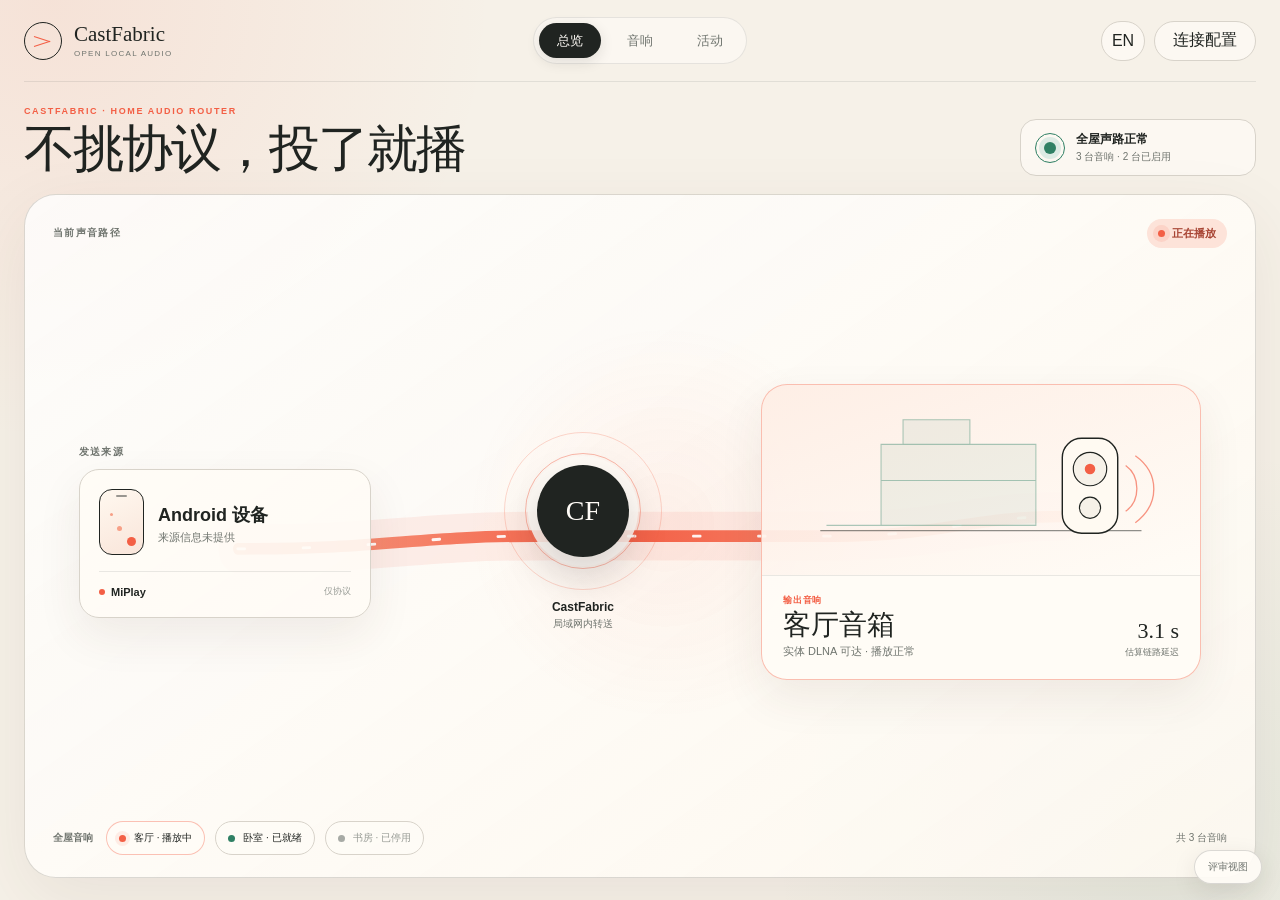
<file: docs/prototypes/castfabric-home-v4.html>
<!doctype html>
<html lang="zh-CN">
<head>
  <meta charset="utf-8">
  <meta name="viewport" content="width=device-width,initial-scale=1">
  <title>CastFabric · 首页主题 v4</title>
  <style>
    :root {
      --canvas: #f6f1e8;
      --surface: #fffcf7;
      --surface-strong: #fffaf2;
      --ink: #202421;
      --muted: #6f746e;
      --faint: #969a94;
      --signal: #f35f45;
      --signal-soft: #f7a087;
      --signal-pale: #fde3d9;
      --healthy: #2f8064;
      --healthy-pale: #dcebe4;
      --warning: #b87922;
      --danger: #a63e32;
      --line: #d8d3ca;
      --line-soft: rgba(61, 67, 62, .11);
      --shadow: 0 22px 70px rgba(71, 54, 34, .08);
      --radius-lg: 32px;
      --radius-md: 20px;
      --header: 82px;
    }

    * { box-sizing: border-box; }
    html, body { margin: 0; min-height: 100%; }
    body {
      overflow-x: hidden;
      background:
        radial-gradient(circle at 4% 0%, rgba(243,95,69,.10), transparent 29%),
        radial-gradient(circle at 92% 94%, rgba(47,128,100,.08), transparent 28%),
        var(--canvas);
      color: var(--ink);
      font-family: "Avenir Next", "PingFang SC", "Microsoft YaHei", sans-serif;
      -webkit-font-smoothing: antialiased;
    }

    button, select { font: inherit; }
    button { color: inherit; }
    .shell { width: min(1380px, calc(100% - 48px)); margin: 0 auto; }

    .app-header {
      height: var(--header);
      display: grid;
      grid-template-columns: 1fr auto 1fr;
      align-items: center;
      border-bottom: 1px solid var(--line-soft);
    }
    .brand { display: flex; align-items: center; gap: 12px; }
    .brand-mark {
      position: relative;
      width: 38px;
      height: 38px;
      border: 1.5px solid var(--ink);
      border-radius: 50%;
    }
    .brand-mark::before, .brand-mark::after {
      content: "";
      position: absolute;
      left: 9px;
      width: 17px;
      height: 1px;
      background: var(--signal);
      transform-origin: left center;
    }
    .brand-mark::before { top: 13px; transform: rotate(18deg); }
    .brand-mark::after { top: 23px; transform: rotate(-18deg); }
    .brand strong { display: block; font: 500 21px/1.05 Baskerville, "Songti SC", serif; }
    .brand small { display: block; margin-top: 3px; color: var(--muted); font-size: 8px; letter-spacing: .16em; }

    .nav { display: flex; align-items: center; gap: 8px; padding: 5px; border: 1px solid var(--line-soft); border-radius: 999px; background: rgba(255,252,247,.55); }
    .nav button {
      height: 35px;
      padding: 0 18px;
      border: 0;
      border-radius: 999px;
      background: transparent;
      color: var(--muted);
      cursor: pointer;
      font-size: 13px;
    }
    .nav button.active { background: var(--ink); color: var(--surface); box-shadow: 0 4px 14px rgba(32,36,33,.12); }
    .header-actions { justify-self: end; display: flex; align-items: center; gap: 9px; }
    .icon-button, .connection-button {
      height: 40px;
      border: 1px solid var(--line);
      border-radius: 999px;
      background: rgba(255,252,247,.65);
      cursor: pointer;
    }
    .icon-button { width: 44px; }
    .connection-button { padding: 0 18px; }
    .connection-button:hover, .icon-button:hover { border-color: var(--signal-soft); background: var(--surface); }

    .home {
      min-height: calc(100vh - var(--header));
      padding: 24px 0 22px;
      display: grid;
      grid-template-rows: auto minmax(0, 1fr);
      gap: 18px;
    }
    .home-head { display: flex; align-items: flex-end; justify-content: space-between; gap: 24px; }
    .eyebrow { margin: 0 0 6px; color: var(--signal); font-size: 9px; font-weight: 700; letter-spacing: .18em; }
    .home h1 { margin: 0; font: 500 clamp(35px, 4vw, 56px)/1.05 Baskerville, "Songti SC", serif; letter-spacing: -.04em; }
    .health-summary { display: flex; align-items: center; gap: 11px; min-width: 236px; padding: 11px 14px; border: 1px solid var(--line); border-radius: 16px; background: rgba(255,252,247,.65); }
    .health-light { position: relative; flex: 0 0 auto; width: 30px; height: 30px; border: 1px solid var(--healthy); border-radius: 50%; }
    .health-light::before { content: ""; position: absolute; inset: 8px; border-radius: 50%; background: var(--healthy); box-shadow: 0 0 0 5px var(--healthy-pale); }
    .health-summary strong { display: block; font-size: 12px; font-weight: 650; }
    .health-summary span { display: block; margin-top: 2px; color: var(--muted); font-size: 10px; }

    .session-stage {
      position: relative;
      min-height: 590px;
      overflow: hidden;
      border: 1px solid rgba(75,69,58,.20);
      border-radius: var(--radius-lg);
      background:
        radial-gradient(circle at 52% 48%, rgba(243,95,69,.07), transparent 27%),
        linear-gradient(145deg, rgba(255,255,255,.76), rgba(255,250,242,.86));
      box-shadow: var(--shadow);
    }
    .stage-top { position: absolute; z-index: 4; top: 24px; left: 28px; right: 28px; display: flex; align-items: center; justify-content: space-between; }
    .stage-label { color: var(--muted); font-size: 10px; font-weight: 650; letter-spacing: .13em; }
    .session-state { display: inline-flex; align-items: center; gap: 7px; padding: 7px 11px; border-radius: 999px; background: var(--signal-pale); color: #a74332; font-size: 11px; font-weight: 650; }
    .session-state i { width: 7px; height: 7px; border-radius: 50%; background: var(--signal); box-shadow: 0 0 0 5px rgba(243,95,69,.12); }

    .route-svg { position: absolute; z-index: 1; inset: 0; width: 100%; height: 100%; pointer-events: none; }
    .route-shadow { fill: none; stroke: rgba(243,95,69,.09); stroke-width: 42; stroke-linecap: round; }
    .route-base { fill: none; stroke: url(#signalGradient); stroke-width: 10; stroke-linecap: round; }
    .route-pulse { fill: none; stroke: rgba(255,255,255,.92); stroke-width: 2.5; stroke-linecap: round; stroke-dasharray: 8 64; animation: signalFlow 2.8s linear infinite; }
    @keyframes signalFlow { to { stroke-dashoffset: -144; } }

    .flow-grid {
      position: absolute;
      z-index: 2;
      inset: 84px 54px 92px;
      display: grid;
      grid-template-columns: minmax(230px, .9fr) minmax(230px, .65fr) minmax(340px, 1.2fr);
      align-items: center;
      gap: 38px;
    }
    .node-label { margin-bottom: 10px; color: var(--muted); font-size: 10px; font-weight: 650; letter-spacing: .12em; }
    .source-card, .output-card {
      position: relative;
      border: 1px solid var(--line);
      background: rgba(255,252,247,.90);
      box-shadow: 0 18px 45px rgba(77,57,34,.08);
    }
    .source-card { width: min(100%, 292px); padding: 19px; border-radius: var(--radius-md); }
    .source-main { display: flex; align-items: center; gap: 14px; }
    .phone {
      position: relative;
      width: 45px;
      height: 66px;
      flex: 0 0 auto;
      border: 1.5px solid var(--ink);
      border-radius: 13px;
      background: linear-gradient(155deg, #fff8ef, #f9e5da);
    }
    .phone::before { content: ""; position: absolute; top: 5px; left: 16px; width: 11px; height: 2px; border-radius: 2px; background: var(--ink); opacity: .45; }
    .phone::after { content: ""; position: absolute; right: 7px; bottom: 8px; width: 9px; height: 9px; border-radius: 50%; background: var(--signal); box-shadow: -12px -13px 0 -2px var(--signal-soft), -20px -27px 0 -3px var(--signal-soft); }
    .source-copy small, .output-copy small { display: block; color: var(--signal); font-size: 9px; font-weight: 700; letter-spacing: .09em; text-transform: uppercase; }
    .source-copy strong { display: block; margin-top: 4px; font-size: 18px; font-weight: 650; }
    .source-copy span { display: block; margin-top: 3px; color: var(--muted); font-size: 11px; }
    .source-foot { display: flex; align-items: center; justify-content: space-between; margin-top: 16px; padding-top: 13px; border-top: 1px solid var(--line-soft); }
    .protocol { display: inline-flex; align-items: center; gap: 6px; font-size: 11px; font-weight: 650; }
    .protocol i { width: 6px; height: 6px; border-radius: 50%; background: var(--signal); }
    .source-confidence { color: var(--faint); font-size: 9px; }

    .fabric-node { justify-self: center; text-align: center; }
    .fabric-orbit { position: relative; width: 158px; height: 158px; margin: 0 auto; display: grid; place-items: center; }
    .fabric-orbit::before, .fabric-orbit::after { content: ""; position: absolute; border-radius: 50%; border: 1px solid rgba(243,95,69,.24); }
    .fabric-orbit::before { inset: 0; animation: breathe 4.2s ease-in-out infinite; }
    .fabric-orbit::after { inset: 21px; border-color: rgba(243,95,69,.42); }
    .fabric-core { position: relative; z-index: 1; width: 92px; height: 92px; display: grid; place-items: center; border-radius: 50%; background: var(--ink); color: var(--surface); box-shadow: 0 18px 40px rgba(32,36,33,.18), 0 0 0 9px rgba(255,252,247,.85); font: 500 28px/1 Baskerville, serif; }
    @keyframes breathe { 0%,100% { transform: scale(.96); opacity: .62; } 50% { transform: scale(1.04); opacity: 1; } }
    .fabric-node strong { display: block; margin-top: 10px; font-size: 12px; }
    .fabric-node span { display: block; margin-top: 3px; color: var(--muted); font-size: 10px; }

    .output-card { width: min(100%, 440px); justify-self: end; border-color: rgba(243,95,69,.40); border-radius: 26px; overflow: hidden; }
    .output-visual { height: 190px; display: grid; place-items: center; background: linear-gradient(160deg, rgba(247,160,135,.15), rgba(255,252,247,.28)); }
    .speaker-art { width: 86%; height: 88%; }
    .speaker-art .base { fill: none; stroke: rgba(32,36,33,.50); stroke-width: 1.4; }
    .speaker-art .body { fill: #fffaf2; stroke: var(--ink); stroke-width: 1.6; }
    .speaker-art .cone { fill: #f6f1e8; stroke: var(--ink); stroke-width: 1.3; }
    .speaker-art .core { fill: var(--signal); }
    .speaker-art .wave { fill: none; stroke: var(--signal); stroke-width: 1.5; opacity: .65; }
    .speaker-art .room { fill: rgba(47,128,100,.07); stroke: rgba(47,128,100,.40); stroke-width: 1.2; }
    .output-copy { display: flex; align-items: flex-end; justify-content: space-between; gap: 20px; padding: 18px 21px 20px; border-top: 1px solid var(--line-soft); }
    .output-copy h2 { margin: 3px 0 0; font: 500 28px/1.08 Baskerville, "Songti SC", serif; }
    .output-copy p { margin: 4px 0 0; color: var(--muted); font-size: 11px; }
    .latency { text-align: right; white-space: nowrap; }
    .latency strong { display: block; font: 500 22px/1 Baskerville, serif; }
    .latency span { display: block; margin-top: 4px; color: var(--muted); font-size: 9px; }

    .speaker-rail { position: absolute; z-index: 4; left: 28px; right: 28px; bottom: 22px; display: flex; align-items: center; gap: 10px; }
    .rail-label { margin-right: 3px; color: var(--muted); font-size: 10px; font-weight: 650; }
    .speaker-pill { display: inline-flex; align-items: center; gap: 8px; min-height: 34px; padding: 0 12px; border: 1px solid var(--line); border-radius: 999px; background: rgba(255,252,247,.72); font-size: 10px; }
    .speaker-pill i { width: 7px; height: 7px; border-radius: 50%; background: #a7aaa5; }
    .speaker-pill.live { border-color: rgba(243,95,69,.38); }
    .speaker-pill.live i { background: var(--signal); box-shadow: 0 0 0 4px rgba(243,95,69,.10); }
    .speaker-pill.ready i { background: var(--healthy); }
    .speaker-pill.off { color: var(--faint); }
    .rail-more { margin-left: auto; color: var(--muted); font-size: 10px; }

    .review-tools { position: fixed; z-index: 20; right: 18px; bottom: 60px; display: none; align-items: center; gap: 8px; padding: 8px; border: 1px solid rgba(32,36,33,.16); border-radius: 15px; background: rgba(255,252,247,.94); box-shadow: 0 10px 28px rgba(47,40,30,.12); backdrop-filter: blur(12px); }
    .review-tools.open { display: flex; }
    .review-tools label { padding-left: 5px; color: var(--muted); font-size: 9px; font-weight: 700; letter-spacing: .08em; }
    .review-tools select { height: 31px; padding: 0 24px 0 9px; border: 1px solid var(--line); border-radius: 9px; background: var(--surface); color: var(--ink); font-size: 10px; }
    .review-toggle { position: fixed; z-index: 21; right: 18px; bottom: 16px; height: 34px; padding: 0 13px; border: 1px solid rgba(32,36,33,.16); border-radius: 999px; background: rgba(255,252,247,.92); box-shadow: 0 8px 24px rgba(47,40,30,.10); color: var(--muted); cursor: pointer; font-size: 10px; }
    .toast { position: fixed; z-index: 30; left: 50%; bottom: 20px; transform: translate(-50%, 18px); padding: 10px 14px; border-radius: 999px; background: var(--ink); color: var(--surface); opacity: 0; pointer-events: none; transition: .2s ease; font-size: 11px; }
    .toast.show { opacity: 1; transform: translate(-50%, 0); }

    .meta-rich, .meta-device { display: none !important; }
    body[data-meta="rich"] .meta-rich, body[data-meta="device"] .meta-device { display: block !important; }
    body[data-meta="rich"] .meta-fallback, body[data-meta="device"] .meta-fallback { display: none; }
    body[data-meta="device"] .app-name { display: none; }
    body[data-meta="protocol"] .app-name, body[data-meta="protocol"] .device-name { display: none; }
    body[data-meta="rich"] .generic-source, body[data-meta="device"] .generic-source { display: none; }

    body[data-session="idle"] .route-svg, body[data-session="idle"] .source-node, body[data-session="idle"] .output-card { display: none; }
    body[data-session="idle"] .flow-grid { grid-template-columns: 1fr; }
    body[data-session="idle"] .fabric-node { grid-column: 1; }
    body[data-session="idle"] .session-state { color: var(--healthy); background: var(--healthy-pale); }
    body[data-session="idle"] .session-state i { background: var(--healthy); box-shadow: 0 0 0 5px rgba(47,128,100,.12); }
    body[data-session="degraded"] .health-light { border-color: var(--warning); }
    body[data-session="degraded"] .health-light::before { background: var(--warning); box-shadow: 0 0 0 5px rgba(184,121,34,.12); }
    body[data-session="degraded"] .health-normal { display: none; }
    .health-degraded { display: none !important; }
    body[data-session="degraded"] .health-degraded { display: block !important; }
    .health-error { display: none !important; }
    body[data-session="error"] .health-normal { display: none; }
    body[data-session="error"] .health-error { display: block !important; }
    body[data-session="error"] .health-light { border-color: var(--danger); }
    body[data-session="error"] .health-light::before { background: var(--danger); box-shadow: 0 0 0 5px rgba(166,62,50,.10); }
    body[data-session="error"] .route-base { stroke: var(--danger); stroke-dasharray: 10 13; }
    body[data-session="error"] .route-pulse { display: none; }
    body[data-session="error"] .session-state { background: #f3ded9; color: var(--danger); }
    body[data-session="error"] .session-state i { background: var(--danger); box-shadow: none; }
    body[data-session="error"] .output-card { border-color: rgba(166,62,50,.48); }
    body[data-session="error"] .latency { visibility: hidden; }

    @media (max-width: 900px) {
      :root { --header: 118px; }
      .shell { width: min(100% - 28px, 720px); }
      .app-header { grid-template-columns: 1fr auto; grid-template-rows: 64px 48px; }
      .nav { grid-row: 2; grid-column: 1 / -1; justify-self: start; }
      .header-actions { grid-column: 2; grid-row: 1; }
      .home { min-height: auto; }
      .home-head { align-items: flex-start; flex-direction: column; }
      .health-summary { width: 100%; }
      .session-stage { min-height: 780px; }
      .route-svg { display: none; }
      .flow-grid { inset: 78px 18px 105px; grid-template-columns: 1fr; grid-template-rows: auto auto auto; gap: 14px; }
      .source-card, .output-card { width: 100%; justify-self: stretch; }
      .source-card { padding: 14px 16px; }
      .source-main { gap: 12px; }
      .phone { width: 38px; height: 55px; border-radius: 11px; }
      .fabric-orbit { width: 112px; height: 112px; }
      .fabric-orbit::after { inset: 15px; }
      .fabric-core { width: 67px; height: 67px; font-size: 21px; }
      .fabric-node strong, .fabric-node span { display: none; }
      .output-visual { height: 150px; }
      .speaker-rail { overflow-x: auto; padding-bottom: 2px; }
      .rail-label, .rail-more { display: none; }
      .speaker-pill { flex: 0 0 auto; }
      .review-tools { right: 14px; bottom: 58px; max-width: calc(100% - 28px); flex-wrap: wrap; justify-content: flex-end; }
      .review-toggle { right: 14px; bottom: 14px; }
      .toast { bottom: 12px; }
    }

    @media (max-width: 520px) {
      .brand small, .connection-button { display: none; }
      .brand strong { font-size: 19px; }
      .nav { width: 100%; justify-content: space-between; }
      .nav button { flex: 1; padding: 0 8px; }
      .home { padding-top: 19px; }
      .home h1 { font-size: 37px; }
      .session-stage { min-height: 750px; border-radius: 25px; }
      .stage-top { top: 19px; left: 18px; right: 18px; }
      .flow-grid { top: 68px; bottom: 102px; }
      .output-copy h2 { font-size: 24px; }
      .speaker-rail { left: 18px; right: 18px; bottom: 18px; }
      .review-tools { justify-content: flex-start; }
    }

    @media (prefers-reduced-motion: reduce) {
      *, *::before, *::after { animation-duration: .01ms !important; animation-iteration-count: 1 !important; scroll-behavior: auto !important; }
    }
  </style>
</head>
<body data-meta="protocol" data-session="playing">
  <div class="shell">
    <header class="app-header">
      <div class="brand">
        <span class="brand-mark" aria-hidden="true"></span>
        <div><strong>CastFabric</strong><small>OPEN LOCAL AUDIO</small></div>
      </div>
      <nav class="nav" aria-label="主导航" data-i18n-aria="primaryNav">
        <button class="active" data-i18n="overview">总览</button>
        <button data-next data-i18n="speakers">音响</button>
        <button data-next data-i18n="activity">活动</button>
      </nav>
      <div class="header-actions">
        <button class="icon-button" id="languageButton" aria-label="切换语言" data-i18n-aria="switchLanguage">EN</button>
        <button class="connection-button" data-next data-i18n="connections">连接配置</button>
      </div>
    </header>

    <main class="home">
      <div class="home-head">
        <div>
          <p class="eyebrow">CASTFABRIC · HOME AUDIO ROUTER</p>
          <h1 data-i18n="slogan">不挑协议，投了就播</h1>
        </div>
        <div class="health-summary">
          <span class="health-light" aria-hidden="true"></span>
          <div>
            <strong class="health-normal" data-i18n="healthy">全屋声路正常</strong>
            <strong class="health-degraded" data-i18n="degraded">仍可播放，1 台音响需处理</strong>
            <strong class="health-error" data-i18n="healthError">当前声路需要处理</strong>
            <span data-i18n="healthDetail">3 台音响 · 2 台已启用</span>
          </div>
        </div>
      </div>

      <section class="session-stage" aria-label="当前声音会话" data-i18n-aria="currentSession">
        <div class="stage-top">
          <span class="stage-label" data-i18n="currentRoute">当前声音路径</span>
          <span class="session-state"><i aria-hidden="true"></i><span data-session-copy data-i18n="playing">正在播放</span></span>
        </div>

        <svg class="route-svg" viewBox="0 0 1360 590" preserveAspectRatio="none" aria-hidden="true">
          <defs><linearGradient id="signalGradient" x1="0" x2="1"><stop offset="0" stop-color="#f7a087"/><stop offset=".46" stop-color="#f35f45"/><stop offset="1" stop-color="#f7a087"/></linearGradient></defs>
          <path class="route-shadow" d="M235 306 C400 306 430 295 565 295 S780 295 895 295 S1050 278 1145 278"/>
          <path class="route-base" d="M235 306 C400 306 430 295 565 295 S780 295 895 295 S1050 278 1145 278"/>
          <path class="route-pulse" d="M235 306 C400 306 430 295 565 295 S780 295 895 295 S1050 278 1145 278"/>
        </svg>

        <div class="flow-grid">
          <div class="source-node">
            <div class="node-label" data-i18n="sender">发送来源</div>
            <article class="source-card">
              <div class="source-main">
                <span class="phone" aria-hidden="true"></span>
                <div class="source-copy">
                  <small class="app-name" data-i18n="netease">网易云音乐</small>
                  <strong class="device-name" data-i18n="wangPhone">Wang 的手机</strong>
                  <strong class="generic-source" data-i18n="androidDevice">Android 设备</strong>
                  <span class="meta-fallback" data-i18n="sourceFallback">来源信息未提供</span>
                  <span class="meta-device" data-i18n="deviceIdentified">发送设备已识别</span>
                  <span class="meta-rich" data-i18n="appIdentified">App 与设备已识别</span>
                </div>
              </div>
              <div class="source-foot">
                <span class="protocol"><i aria-hidden="true"></i>MiPlay</span>
                <span class="source-confidence" data-confidence></span>
              </div>
            </article>
          </div>

          <div class="fabric-node">
            <div class="fabric-orbit"><div class="fabric-core">CF</div></div>
            <strong>CastFabric</strong>
            <span data-fabric-status data-i18n="routing">局域网内转送</span>
          </div>

          <article class="output-card">
            <div class="output-visual">
              <svg class="speaker-art" viewBox="0 0 400 190" aria-hidden="true">
                <path class="room" d="M24 147h238V55H86v92M86 96h176M111 55V27h76v28"/>
                <path class="base" d="M17 153h365"/>
                <g transform="translate(292 48)">
                  <rect class="body" width="63" height="108" rx="22"/>
                  <circle class="cone" cx="31.5" cy="35" r="19"/>
                  <circle class="core" cx="31.5" cy="35" r="6"/>
                  <circle class="cone" cx="31.5" cy="79" r="12"/>
                  <path class="wave" d="M72 31c17 12 17 40 0 52M83 20c28 20 28 55 0 76"/>
                </g>
              </svg>
            </div>
            <div class="output-copy">
              <div><small data-i18n="output">输出音响</small><h2 data-i18n="livingRoom">客厅音箱</h2><p data-output-state data-i18n="outputState">实体 DLNA 可达 · 播放正常</p></div>
              <div class="latency"><strong>3.1 s</strong><span data-i18n="latency">估算链路延迟</span></div>
            </div>
          </article>
        </div>

        <div class="speaker-rail">
          <span class="rail-label" data-i18n="wholeHome">全屋音响</span>
          <span class="speaker-pill live" data-living-pill><i aria-hidden="true"></i><span data-living-state data-i18n="livingPlaying">客厅 · 播放中</span></span>
          <span class="speaker-pill ready"><i aria-hidden="true"></i><span data-i18n="bedroomReady">卧室 · 已就绪</span></span>
          <span class="speaker-pill off"><i aria-hidden="true"></i><span data-i18n="studyOff">书房 · 已停用</span></span>
          <span class="rail-more" data-i18n="speakerTotal">共 3 台音响</span>
        </div>
      </section>
    </main>
  </div>

  <aside class="review-tools" id="reviewTools" aria-label="原型评审工具" data-i18n-aria="reviewTools">
    <label for="sessionSelect" data-i18n="sessionLabel">会话</label>
    <select id="sessionSelect">
      <option value="playing" data-i18n="playing">正在播放</option>
      <option value="idle" data-i18n="idle">空闲</option>
      <option value="degraded" data-i18n="degradedOption">部分异常</option>
      <option value="error" data-i18n="error">播放失败</option>
    </select>
    <label for="metadataSelect" data-i18n="metadataLabel">来源信息</label>
    <select id="metadataSelect">
      <option value="protocol" data-i18n="protocolOnly">仅协议（当前保守值）</option>
      <option value="device" data-i18n="deviceOnly">协议 + 设备</option>
      <option value="rich" data-i18n="richMetadata">协议 + 设备 + App</option>
    </select>
  </aside>
  <button class="review-toggle" id="reviewToggle" aria-expanded="false" aria-controls="reviewTools" data-i18n="reviewView">评审视图</button>
  <div class="toast" id="toast" role="status" data-i18n="nextPageToast">本轮只确认首页；其他页面将在主题通过后设计</div>

  <script>
    const translations = {
      primaryNav: ['主导航', 'Primary navigation'], switchLanguage: ['切换语言', 'Switch language'], currentSession: ['当前声音会话', 'Current sound session'], reviewTools: ['原型评审工具', 'Prototype review tools'],
      overview: ['总览', 'Overview'], speakers: ['音响', 'Speakers'], activity: ['活动', 'Activity'], connections: ['连接配置', 'Connections'],
      slogan: ['不挑协议，投了就播', 'Cast freely. It just plays.'], healthy: ['全屋声路正常', 'Every active route is healthy'], degraded: ['仍可播放，1 台音响需处理', 'Playback available · 1 speaker needs attention'], healthError: ['当前声路需要处理', 'Current route needs attention'], healthDetail: ['3 台音响 · 2 台已启用', '3 speakers · 2 enabled'],
      currentRoute: ['当前声音路径', 'Current sound route'], playing: ['正在播放', 'Playing'], sender: ['发送来源', 'Sender'], netease: ['网易云音乐', 'NetEase Cloud Music'], wangPhone: ['Wang 的手机', "Wang's phone"], androidDevice: ['Android 设备', 'Android device'], sourceFallback: ['来源信息未提供', 'Source details unavailable'], deviceIdentified: ['发送设备已识别', 'Sender device identified'], appIdentified: ['App 与设备已识别', 'App and device identified'], routing: ['局域网内转送', 'Routing on this network'],
      output: ['输出音响', 'Output speaker'], livingRoom: ['客厅音箱', 'Living room speaker'], outputState: ['实体 DLNA 可达 · 播放正常', 'Physical DLNA reachable · playing'], latency: ['估算链路延迟', 'Estimated route latency'], wholeHome: ['全屋音响', 'Home speakers'], livingPlaying: ['客厅 · 播放中', 'Living room · playing'], bedroomReady: ['卧室 · 已就绪', 'Bedroom · ready'], studyOff: ['书房 · 已停用', 'Study · disabled'], speakerTotal: ['共 3 台音响', '3 speakers total'],
      sessionLabel: ['会话', 'Session'], idle: ['空闲', 'Idle'], degradedOption: ['部分异常', 'Degraded'], error: ['播放失败', 'Playback failed'], metadataLabel: ['来源信息', 'Source data'], protocolOnly: ['仅协议（当前保守值）', 'Protocol only (current baseline)'], deviceOnly: ['协议 + 设备', 'Protocol + device'], richMetadata: ['协议 + 设备 + App', 'Protocol + device + app'], reviewView: ['评审视图', 'Review states'], nextPageToast: ['本轮只确认首页；其他页面将在主题通过后设计', 'This round reviews Home only; other pages follow after theme approval'],
      stateIdle: ['等待投放', 'Ready for casting'], stateError: ['声路未建立', 'Route not established'], idleReady: ['2 台音响等待投放', '2 speakers ready for casting'], routeIssue: ['会话未到达输出音响', 'Session did not reach the output'], outputIdle: ['实体 DLNA 可达 · 等待投放', 'Physical DLNA reachable · ready'], outputError: ['实体 DLNA 可达 · 输出未开始', 'Physical DLNA reachable · output not started'], livingIdle: ['客厅 · 已就绪', 'Living room · ready'], livingError: ['客厅 · 需处理', 'Living room · needs attention'], confidenceRich: ['App + 设备', 'App + device'], confidenceDevice: ['仅设备', 'Device only'], confidenceProtocol: ['仅协议', 'Protocol only']
    };

    let language = 'zh';
    const translate = () => {
      const index = language === 'zh' ? 0 : 1;
      document.documentElement.lang = language === 'zh' ? 'zh-CN' : 'en';
      document.getElementById('languageButton').textContent = language === 'zh' ? 'EN' : 'ZH';
      document.querySelectorAll('[data-i18n]').forEach(node => {
        const pair = translations[node.dataset.i18n];
        if (pair) node.textContent = pair[index];
      });
      document.querySelectorAll('[data-i18n-aria]').forEach(node => {
        const pair = translations[node.dataset.i18nAria];
        if (pair) node.setAttribute('aria-label', pair[index]);
      });
      updateSessionCopy();
      updateMetadataCopy();
    };

    const updateSessionCopy = () => {
      const state = document.body.dataset.session;
      const key = state === 'idle' ? 'stateIdle' : state === 'error' ? 'stateError' : 'playing';
      const pair = translations[key];
      document.querySelector('[data-session-copy]').textContent = pair[language === 'zh' ? 0 : 1];
      const index = language === 'zh' ? 0 : 1;
      const fabricKey = state === 'idle' ? 'idleReady' : state === 'error' ? 'routeIssue' : 'routing';
      const outputKey = state === 'idle' ? 'outputIdle' : state === 'error' ? 'outputError' : 'outputState';
      document.querySelector('[data-fabric-status]').textContent = translations[fabricKey][index];
      document.querySelector('[data-output-state]').textContent = translations[outputKey][index];
      const livingKey = state === 'idle' ? 'livingIdle' : state === 'error' ? 'livingError' : 'livingPlaying';
      document.querySelector('[data-living-state]').textContent = translations[livingKey][index];
      document.querySelector('[data-living-pill]').className = state === 'idle' ? 'speaker-pill ready' : state === 'error' ? 'speaker-pill off' : 'speaker-pill live';
    };

    const updateMetadataCopy = () => {
      const key = document.body.dataset.meta === 'rich' ? 'confidenceRich' : document.body.dataset.meta === 'device' ? 'confidenceDevice' : 'confidenceProtocol';
      document.querySelector('[data-confidence]').textContent = translations[key][language === 'zh' ? 0 : 1];
    };

    document.getElementById('languageButton').addEventListener('click', () => {
      language = language === 'zh' ? 'en' : 'zh';
      translate();
    });
    document.getElementById('sessionSelect').addEventListener('change', event => {
      document.body.dataset.session = event.target.value;
      updateSessionCopy();
    });
    document.getElementById('metadataSelect').addEventListener('change', event => {
      document.body.dataset.meta = event.target.value;
      updateMetadataCopy();
    });

    document.getElementById('reviewToggle').addEventListener('click', () => {
      const tools = document.getElementById('reviewTools');
      const open = tools.classList.toggle('open');
      document.getElementById('reviewToggle').setAttribute('aria-expanded', String(open));
    });

    let toastTimer;
    document.querySelectorAll('[data-next]').forEach(button => button.addEventListener('click', () => {
      const toast = document.getElementById('toast');
      toast.classList.add('show');
      clearTimeout(toastTimer);
      toastTimer = setTimeout(() => toast.classList.remove('show'), 2200);
    }));
    updateSessionCopy();
    updateMetadataCopy();
  </script>
</body>
</html>
</file>
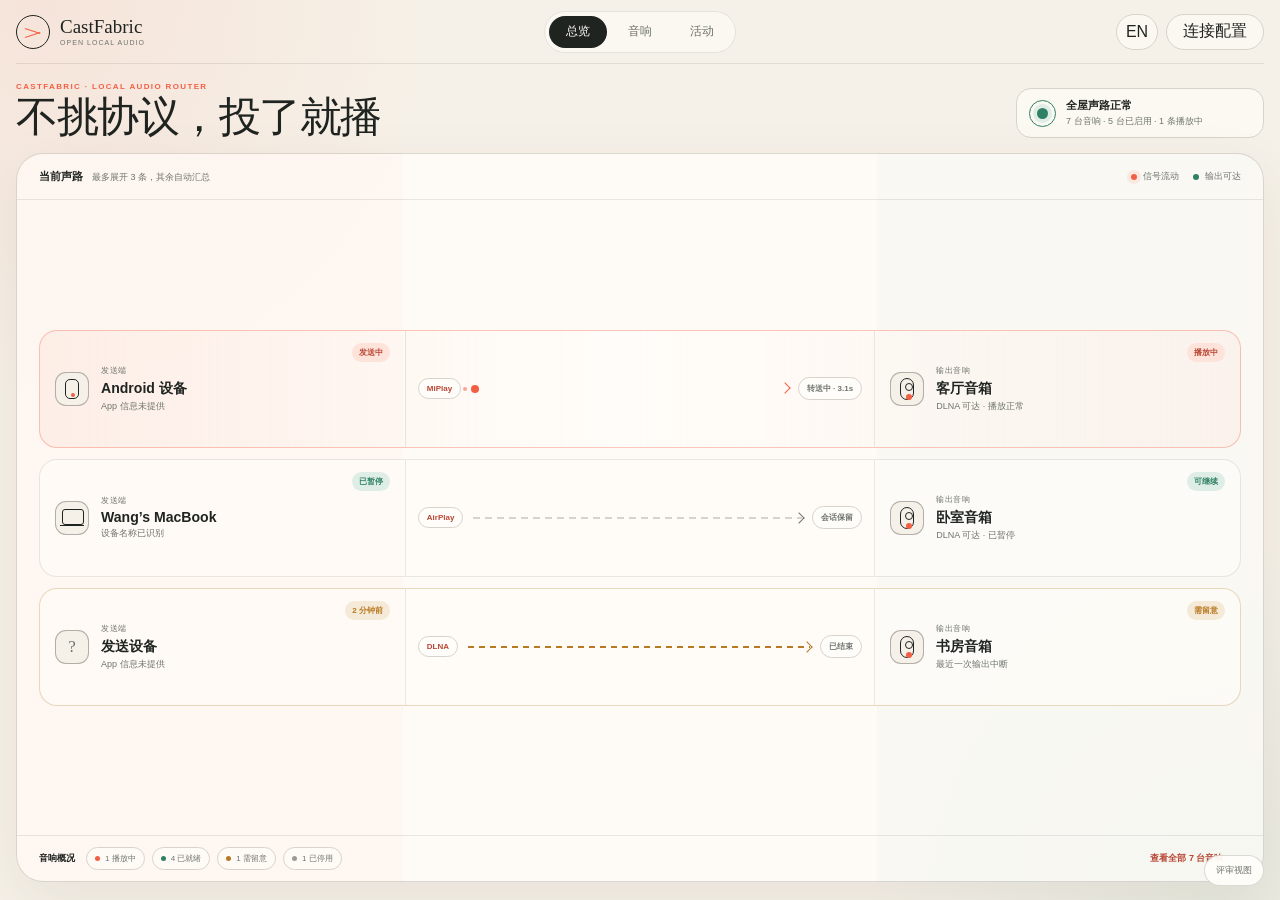
<file: docs/prototypes/castfabric-home-v5.html>
<!doctype html>
<html lang="zh-CN">
<head>
  <meta charset="utf-8">
  <meta name="viewport" content="width=device-width,initial-scale=1">
  <title>CastFabric · 多端点首页 v5</title>
  <style>
    :root {
      --canvas: #f6f1e8;
      --surface: #fffdf9;
      --surface-warm: #fff8f1;
      --ink: #202421;
      --muted: #6f746e;
      --faint: #989b96;
      --line: #d8d3ca;
      --line-soft: rgba(54, 60, 56, .11);
      --signal: #f35f45;
      --signal-deep: #b94634;
      --signal-pale: #fde3d9;
      --healthy: #2f8064;
      --healthy-pale: #dfede7;
      --warning: #b87922;
      --danger: #a63e32;
      --header-h: 64px;
      --shadow: 0 20px 60px rgba(68, 52, 35, .08);
    }

    * { box-sizing: border-box; }
    html, body { margin: 0; width: 100%; height: 100%; }
    body {
      overflow: hidden;
      color: var(--ink);
      background:
        radial-gradient(circle at 3% 0%, rgba(243,95,69,.09), transparent 26%),
        radial-gradient(circle at 96% 100%, rgba(47,128,100,.07), transparent 24%),
        var(--canvas);
      font-family: "Avenir Next", "PingFang SC", "Microsoft YaHei", sans-serif;
      -webkit-font-smoothing: antialiased;
    }

    button, select { font: inherit; color: inherit; }
    button { cursor: pointer; }
    .shell { width: min(1480px, calc(100% - 32px)); margin: 0 auto; }

    .app-header {
      height: var(--header-h);
      display: grid;
      grid-template-columns: 1fr auto 1fr;
      align-items: center;
      border-bottom: 1px solid var(--line-soft);
    }
    .brand { display: flex; align-items: center; gap: 10px; min-width: 0; }
    .brand-mark {
      position: relative;
      width: 34px;
      height: 34px;
      flex: 0 0 auto;
      border: 1.4px solid var(--ink);
      border-radius: 50%;
    }
    .brand-mark::before, .brand-mark::after {
      content: "";
      position: absolute;
      left: 8px;
      width: 16px;
      height: 1px;
      background: var(--signal);
      transform-origin: left center;
    }
    .brand-mark::before { top: 12px; transform: rotate(18deg); }
    .brand-mark::after { top: 21px; transform: rotate(-18deg); }
    .brand strong { display: block; font: 500 19px/1.05 Baskerville, "Songti SC", serif; }
    .brand small { display: block; margin-top: 2px; color: var(--muted); font-size: 7px; letter-spacing: .15em; }

    .nav {
      display: flex;
      gap: 4px;
      padding: 4px;
      border: 1px solid var(--line-soft);
      border-radius: 999px;
      background: rgba(255,253,249,.58);
    }
    .nav button {
      height: 32px;
      padding: 0 17px;
      border: 0;
      border-radius: 999px;
      background: transparent;
      color: var(--muted);
      font-size: 12px;
    }
    .nav button.active { color: var(--surface); background: var(--ink); }
    .header-actions { justify-self: end; display: flex; gap: 8px; }
    .header-actions button {
      height: 36px;
      border: 1px solid var(--line);
      border-radius: 999px;
      background: rgba(255,253,249,.62);
    }
    .language-button { width: 42px; }
    .connection-button { padding: 0 16px; }

    .home {
      height: calc(100dvh - var(--header-h));
      min-height: 0;
      padding: clamp(12px, 2vh, 20px) 0 clamp(12px, 2vh, 18px);
      display: grid;
      grid-template-rows: auto minmax(0, 1fr);
      gap: clamp(10px, 1.7vh, 16px);
    }
    .home-head { display: flex; align-items: flex-end; justify-content: space-between; gap: 24px; }
    .eyebrow { margin: 0 0 4px; color: var(--signal); font-size: 8px; font-weight: 750; letter-spacing: .17em; }
    h1 { margin: 0; font: 500 clamp(31px, 3.3vw, 48px)/1.02 Baskerville, "Songti SC", serif; letter-spacing: -.035em; }
    .health-summary {
      display: flex;
      align-items: center;
      gap: 10px;
      min-width: 248px;
      padding: 9px 12px;
      border: 1px solid var(--line);
      border-radius: 15px;
      background: rgba(255,253,249,.65);
    }
    .health-light { position: relative; width: 27px; height: 27px; flex: 0 0 auto; border: 1px solid var(--healthy); border-radius: 50%; }
    .health-light::after { content: ""; position: absolute; inset: 7px; border-radius: 50%; background: var(--healthy); box-shadow: 0 0 0 4px var(--healthy-pale); }
    .health-copy strong { display: block; font-size: 11px; }
    .health-copy span { display: block; margin-top: 2px; color: var(--muted); font-size: 9px; }

    .switchboard {
      min-height: 0;
      overflow: hidden;
      display: grid;
      grid-template-rows: auto minmax(0, 1fr) auto;
      border: 1px solid rgba(75,69,58,.20);
      border-radius: 27px;
      background:
        linear-gradient(90deg, rgba(243,95,69,.026) 0 31%, transparent 31% 69%, rgba(47,128,100,.025) 69%),
        rgba(255,253,249,.84);
      box-shadow: var(--shadow);
    }
    .board-head, .board-foot { display: flex; align-items: center; justify-content: space-between; gap: 16px; }
    .board-head { min-height: 46px; padding: 0 22px; border-bottom: 1px solid var(--line-soft); }
    .board-title { display: flex; align-items: baseline; gap: 9px; }
    .board-title strong { font-size: 11px; }
    .board-title span, .board-legend { color: var(--muted); font-size: 9px; }
    .board-legend { display: flex; align-items: center; gap: 14px; }
    .legend-item { display: inline-flex; align-items: center; gap: 6px; }
    .legend-item i { width: 6px; height: 6px; border-radius: 50%; background: var(--healthy); }
    .legend-item.live i { background: var(--signal); box-shadow: 0 0 0 4px rgba(243,95,69,.10); }

    .lane-stack {
      min-height: 0;
      padding: clamp(8px, 1.5vh, 14px) 22px;
      display: grid;
      grid-template-rows: repeat(3, minmax(78px, 118px));
      align-content: center;
      gap: clamp(7px, 1.25vh, 11px);
    }
    .route-row {
      position: relative;
      min-height: 0;
      display: grid;
      grid-template-columns: minmax(220px, 1fr) minmax(300px, 1.28fr) minmax(220px, 1fr);
      align-items: stretch;
      overflow: hidden;
      border: 1px solid var(--line-soft);
      border-radius: 18px;
      background: rgba(255,253,249,.54);
      opacity: 0;
      transform: translateY(8px);
      animation: laneIn .45s cubic-bezier(.22,.72,.24,1) forwards;
    }
    .route-row.live { border-color: rgba(243,95,69,.34); background: linear-gradient(90deg, rgba(253,227,217,.44), rgba(255,253,249,.70) 48%, rgba(253,227,217,.28)); }
    .route-row.attention { border-color: rgba(184,121,34,.28); }
    .route-row:nth-child(2) { animation-delay: .08s; }
    .route-row:nth-child(3) { animation-delay: .16s; }
    @keyframes laneIn { to { opacity: 1; transform: translateY(0); } }

    .endpoint {
      position: relative;
      z-index: 2;
      min-width: 0;
      display: flex;
      align-items: center;
      gap: 12px;
      padding: clamp(9px, 1.4vh, 14px) 15px;
      background: transparent;
    }
    .source-endpoint { border-right: 1px solid var(--line-soft); }
    .output-endpoint { border-left: 1px solid var(--line-soft); }
    .endpoint-icon {
      position: relative;
      width: 34px;
      height: 34px;
      flex: 0 0 auto;
      border: 1px solid rgba(32,36,33,.32);
      border-radius: 11px;
      background: var(--canvas);
    }
    .endpoint-icon.phone::before { content: ""; position: absolute; inset: 6px 9px; border: 1.2px solid var(--ink); border-radius: 5px; }
    .endpoint-icon.phone::after { content: ""; position: absolute; left: 15px; bottom: 8px; width: 4px; height: 4px; border-radius: 50%; background: var(--signal); }
    .endpoint-icon.laptop::before { content: ""; position: absolute; left: 6px; top: 7px; width: 20px; height: 14px; border: 1.2px solid var(--ink); border-radius: 3px; }
    .endpoint-icon.laptop::after { content: ""; position: absolute; left: 4px; bottom: 8px; width: 24px; height: 1px; background: var(--ink); }
    .endpoint-icon.unknown::before { content: "?"; position: absolute; inset: 0; display: grid; place-items: center; font: 500 17px/1 Baskerville, serif; color: var(--muted); }
    .endpoint-icon.speaker::before { content: ""; position: absolute; inset: 5px 9px; border: 1.2px solid var(--ink); border-radius: 7px; }
    .endpoint-icon.speaker::after { content: ""; position: absolute; left: 14px; top: 10px; width: 6px; height: 6px; border: 1px solid var(--ink); border-radius: 50%; box-shadow: 0 10px 0 -1px var(--signal); }
    .endpoint-copy { min-width: 0; }
    .endpoint-copy small { display: block; margin-bottom: 3px; color: var(--muted); font-size: 8px; letter-spacing: .08em; }
    .endpoint-copy strong { display: block; overflow: hidden; text-overflow: ellipsis; white-space: nowrap; font-size: clamp(12px, 1.1vw, 15px); }
    .endpoint-copy span { display: block; margin-top: 2px; overflow: hidden; text-overflow: ellipsis; white-space: nowrap; color: var(--muted); font-size: 9px; }
    .endpoint-state { margin-left: auto; align-self: flex-start; padding: 4px 7px; border-radius: 999px; background: var(--healthy-pale); color: var(--healthy); white-space: nowrap; font-size: 8px; font-weight: 700; }
    .route-row.live .endpoint-state { color: var(--signal-deep); background: var(--signal-pale); }
    .route-row.attention .endpoint-state { color: var(--warning); background: #f5ead7; }

    .route-channel {
      position: relative;
      min-width: 0;
      display: grid;
      grid-template-columns: auto minmax(64px, 1fr) auto;
      align-items: center;
      gap: 10px;
      padding: 0 12px;
    }
    .protocol-chip, .route-result {
      position: relative;
      z-index: 2;
      padding: 5px 8px;
      border: 1px solid var(--line);
      border-radius: 999px;
      background: var(--surface);
      white-space: nowrap;
      font-size: 8px;
      font-weight: 700;
    }
    .protocol-chip { color: var(--signal-deep); }
    .route-result { color: var(--muted); }
    .route-line { position: relative; height: 2px; overflow: visible; background: var(--line); }
    .route-line::before { content: ""; position: absolute; right: -1px; top: -3px; width: 7px; height: 7px; border-top: 1.5px solid var(--muted); border-right: 1.5px solid var(--muted); transform: rotate(45deg); }
    .route-row.live .route-line { height: 3px; background: linear-gradient(90deg, var(--signal), var(--signal-soft)); }
    .route-row.live .route-line::before { border-color: var(--signal); }
    .signal-packet { display: none; position: absolute; top: 50%; left: 0; width: 8px; height: 8px; margin-top: -4px; border-radius: 50%; background: var(--signal); box-shadow: -10px 0 0 -2px rgba(243,95,69,.55), -19px 0 0 -3px rgba(243,95,69,.30); }
    .route-row.live .signal-packet { display: block; animation: packetFlow 2.25s cubic-bezier(.45,0,.55,1) infinite; }
    @keyframes packetFlow { 0% { left: 0; opacity: 0; } 12% { opacity: 1; } 88% { opacity: 1; } 100% { left: calc(100% - 7px); opacity: 0; } }
    .route-row.paused .route-line { background: repeating-linear-gradient(90deg, var(--line), var(--line) 7px, transparent 7px, transparent 12px); }
    .route-row.attention .route-line { height: 2px; background: repeating-linear-gradient(90deg, var(--warning), var(--warning) 6px, transparent 6px, transparent 11px); }
    .route-row.attention .route-line::before { border-color: var(--warning); }

    .empty-lane { display: none; grid-column: 1 / -1; align-items: center; justify-content: center; gap: 10px; border: 1px dashed var(--line); border-radius: 15px; color: var(--faint); font-size: 9px; }
    .empty-lane::before { content: ""; width: 36px; height: 1px; background: var(--line); }
    body[data-mode="single"] .route-row:nth-child(n+2) > :not(.empty-lane), body[data-mode="idle"] .route-row > :not(.empty-lane) { display: none; }
    body[data-mode="single"] .route-row:nth-child(n+2) .empty-lane, body[data-mode="idle"] .route-row .empty-lane { display: flex; }
    body[data-mode="error"] .route-row:first-child .route-line { height: 2px; background: repeating-linear-gradient(90deg, var(--danger), var(--danger) 6px, transparent 6px, transparent 11px); }
    body[data-mode="error"] .route-row:first-child .signal-packet { display: none; }
    body[data-mode="error"] .route-row:first-child { border-color: rgba(166,62,50,.42); background: rgba(166,62,50,.04); }

    .board-foot { min-height: 46px; padding: 0 22px; border-top: 1px solid var(--line-soft); }
    .fleet-summary { display: flex; align-items: center; gap: 7px; min-width: 0; }
    .fleet-summary strong { margin-right: 4px; font-size: 9px; }
    .fleet-pill { display: inline-flex; align-items: center; gap: 5px; padding: 5px 8px; border: 1px solid var(--line); border-radius: 999px; color: var(--muted); background: rgba(255,253,249,.72); white-space: nowrap; font-size: 8px; }
    .fleet-pill i { width: 5px; height: 5px; border-radius: 50%; background: var(--faint); }
    .fleet-pill.playing i { background: var(--signal); }
    .fleet-pill.ready i { background: var(--healthy); }
    .fleet-pill.attention i { background: var(--warning); }
    .board-more { border: 0; background: transparent; color: var(--signal-deep); font-size: 9px; font-weight: 700; }

    .review-tools { position: fixed; z-index: 20; right: 16px; bottom: 54px; display: none; align-items: center; gap: 7px; padding: 7px; border: 1px solid rgba(32,36,33,.16); border-radius: 14px; background: rgba(255,253,249,.95); box-shadow: 0 10px 28px rgba(47,40,30,.12); }
    .review-tools.open { display: flex; }
    .review-tools label { padding-left: 4px; color: var(--muted); font-size: 8px; font-weight: 700; }
    .review-tools select { height: 30px; border: 1px solid var(--line); border-radius: 8px; background: var(--surface); font-size: 9px; }
    .review-toggle { position: fixed; z-index: 21; right: 16px; bottom: 14px; height: 31px; padding: 0 11px; border: 1px solid rgba(32,36,33,.16); border-radius: 999px; background: rgba(255,253,249,.94); color: var(--muted); font-size: 9px; }
    .toast { position: fixed; z-index: 30; left: 50%; bottom: 16px; transform: translate(-50%, 12px); padding: 9px 13px; border-radius: 999px; background: var(--ink); color: var(--surface); opacity: 0; pointer-events: none; transition: .2s ease; font-size: 10px; }
    .toast.show { opacity: 1; transform: translate(-50%, 0); }

    @media (max-width: 980px) {
      body { height: auto; min-height: 100%; overflow-y: auto; }
      :root { --header-h: 108px; }
      .shell { width: min(100% - 24px, 760px); }
      .app-header { grid-template-columns: 1fr auto; grid-template-rows: 60px 48px; }
      .nav { grid-column: 1 / -1; grid-row: 2; justify-self: start; }
      .header-actions { grid-column: 2; grid-row: 1; }
      .home { height: auto; min-height: calc(100dvh - var(--header-h)); }
      .home-head { align-items: flex-start; flex-direction: column; gap: 12px; }
      .health-summary { width: 100%; }
      .switchboard { overflow: visible; }
      .lane-stack { grid-template-rows: none; }
      .route-row { grid-template-columns: 1fr; gap: 0; }
      .source-endpoint { border-right: 0; border-bottom: 1px solid var(--line-soft); }
      .output-endpoint { border-left: 0; border-top: 1px solid var(--line-soft); }
      .route-channel { min-height: 54px; padding: 0 20px; background: rgba(243,95,69,.025); }
      .empty-lane { min-height: 78px; }
      .board-foot { align-items: flex-start; flex-direction: column; padding-top: 12px; padding-bottom: 12px; }
      .fleet-summary { flex-wrap: wrap; }
      .board-more { align-self: flex-end; }
    }

    @media (max-width: 560px) {
      .brand small, .connection-button { display: none; }
      .nav { width: 100%; }
      .nav button { flex: 1; padding: 0 8px; }
      h1 { font-size: 36px; }
      .board-head { align-items: flex-start; flex-direction: column; justify-content: center; gap: 4px; padding-top: 10px; padding-bottom: 10px; }
      .board-legend { width: 100%; }
      .lane-stack { padding-left: 12px; padding-right: 12px; }
      .endpoint { padding: 13px; }
      .fleet-summary strong { width: 100%; }
      .review-tools { right: 12px; max-width: calc(100% - 24px); flex-wrap: wrap; }
      .review-toggle { right: 12px; }
    }

    @media (prefers-reduced-motion: reduce) {
      *, *::before, *::after { animation-duration: .01ms !important; animation-iteration-count: 1 !important; scroll-behavior: auto !important; }
    }
  </style>
</head>
<body data-mode="multi">
  <div class="shell">
    <header class="app-header">
      <div class="brand">
        <span class="brand-mark" aria-hidden="true"></span>
        <div><strong>CastFabric</strong><small>OPEN LOCAL AUDIO</small></div>
      </div>
      <nav class="nav" aria-label="主导航" data-i18n-aria="primaryNav">
        <button class="active" data-i18n="overview">总览</button>
        <button data-next data-i18n="speakers">音响</button>
        <button data-next data-i18n="activity">活动</button>
      </nav>
      <div class="header-actions">
        <button class="language-button" id="languageButton" aria-label="切换语言" data-i18n-aria="switchLanguage">EN</button>
        <button class="connection-button" data-next data-i18n="connections">连接配置</button>
      </div>
    </header>

    <main class="home">
      <div class="home-head">
        <div>
          <p class="eyebrow">CASTFABRIC · LOCAL AUDIO ROUTER</p>
          <h1 data-i18n="slogan">不挑协议，投了就播</h1>
        </div>
        <div class="health-summary">
          <span class="health-light" aria-hidden="true"></span>
          <div class="health-copy"><strong data-i18n="healthy">全屋声路正常</strong><span data-i18n="healthDetail">7 台音响 · 5 台已启用 · 1 条播放中</span></div>
        </div>
      </div>

      <section class="switchboard" aria-label="全屋声音会话" data-i18n-aria="soundSessions">
        <header class="board-head">
          <div class="board-title"><strong data-i18n="currentRoutes">当前声路</strong><span data-i18n="routeCount">最多展开 3 条，其余自动汇总</span></div>
          <div class="board-legend"><span class="legend-item live"><i></i><span data-i18n="legendLive">信号流动</span></span><span class="legend-item"><i></i><span data-i18n="legendReady">输出可达</span></span></div>
        </header>

        <div class="lane-stack">
          <article class="route-row live">
            <div class="endpoint source-endpoint">
              <span class="endpoint-icon phone" aria-hidden="true"></span>
              <div class="endpoint-copy"><small data-i18n="sender">发送端</small><strong data-i18n="androidDevice">Android 设备</strong><span data-i18n="sourceUnavailable">App 信息未提供</span></div>
              <span class="endpoint-state" data-i18n="sending">发送中</span>
            </div>
            <div class="route-channel"><span class="protocol-chip">MiPlay</span><span class="route-line"><i class="signal-packet"></i></span><span class="route-result" data-i18n="routing">转送中 · 3.1s</span></div>
            <div class="endpoint output-endpoint">
              <span class="endpoint-icon speaker" aria-hidden="true"></span>
              <div class="endpoint-copy"><small data-i18n="output">输出音响</small><strong data-i18n="livingRoom">客厅音箱</strong><span data-i18n="reachablePlaying">DLNA 可达 · 播放正常</span></div>
              <span class="endpoint-state" data-i18n="playing">播放中</span>
            </div>
            <div class="empty-lane" data-i18n="availableLane">空闲声路容量</div>
          </article>

          <article class="route-row paused">
            <div class="endpoint source-endpoint">
              <span class="endpoint-icon laptop" aria-hidden="true"></span>
              <div class="endpoint-copy"><small data-i18n="sender">发送端</small><strong>Wang’s MacBook</strong><span data-i18n="deviceIdentified">设备名称已识别</span></div>
              <span class="endpoint-state" data-i18n="paused">已暂停</span>
            </div>
            <div class="route-channel"><span class="protocol-chip">AirPlay</span><span class="route-line"></span><span class="route-result" data-i18n="held">会话保留</span></div>
            <div class="endpoint output-endpoint">
              <span class="endpoint-icon speaker" aria-hidden="true"></span>
              <div class="endpoint-copy"><small data-i18n="output">输出音响</small><strong data-i18n="bedroom">卧室音箱</strong><span data-i18n="reachablePaused">DLNA 可达 · 已暂停</span></div>
              <span class="endpoint-state" data-i18n="ready">可继续</span>
            </div>
            <div class="empty-lane" data-i18n="availableLane">空闲声路容量</div>
          </article>

          <article class="route-row attention">
            <div class="endpoint source-endpoint">
              <span class="endpoint-icon unknown" aria-hidden="true"></span>
              <div class="endpoint-copy"><small data-i18n="sender">发送端</small><strong data-i18n="unknownSender">发送设备</strong><span data-i18n="sourceUnavailable">App 信息未提供</span></div>
              <span class="endpoint-state" data-i18n="recent">2 分钟前</span>
            </div>
            <div class="route-channel"><span class="protocol-chip">DLNA</span><span class="route-line"></span><span class="route-result" data-i18n="ended">已结束</span></div>
            <div class="endpoint output-endpoint">
              <span class="endpoint-icon speaker" aria-hidden="true"></span>
              <div class="endpoint-copy"><small data-i18n="output">输出音响</small><strong data-i18n="study">书房音箱</strong><span data-i18n="needsAttention">最近一次输出中断</span></div>
              <span class="endpoint-state" data-i18n="attention">需留意</span>
            </div>
            <div class="empty-lane" data-i18n="availableLane">空闲声路容量</div>
          </article>
        </div>

        <footer class="board-foot">
          <div class="fleet-summary"><strong data-i18n="speakerOverview">音响概况</strong><span class="fleet-pill playing"><i></i><span data-i18n="onePlaying">1 播放中</span></span><span class="fleet-pill ready"><i></i><span data-i18n="fourReady">4 已就绪</span></span><span class="fleet-pill attention"><i></i><span data-i18n="oneAttention">1 需留意</span></span><span class="fleet-pill"><i></i><span data-i18n="oneDisabled">1 已停用</span></span></div>
          <button class="board-more" data-next data-i18n="viewAll">查看全部 7 台音响 →</button>
        </footer>
      </section>
    </main>
  </div>

  <aside class="review-tools" id="reviewTools" aria-label="原型评审工具" data-i18n-aria="reviewTools">
    <label for="modeSelect" data-i18n="viewState">场景</label>
    <select id="modeSelect">
      <option value="multi" data-i18n="multiMode">多会话</option>
      <option value="single" data-i18n="singleMode">单会话</option>
      <option value="idle" data-i18n="idleMode">无会话</option>
      <option value="error" data-i18n="errorMode">播放异常</option>
    </select>
  </aside>
  <button class="review-toggle" id="reviewToggle" aria-expanded="false" aria-controls="reviewTools" data-i18n="reviewView">评审视图</button>
  <div class="toast" id="toast" role="status" data-i18n="nextPageToast">本轮只确认首页；其他页面将在首页通过后设计</div>

  <script>
    const translations = {
      primaryNav: ['主导航', 'Primary navigation'], switchLanguage: ['切换语言', 'Switch language'], soundSessions: ['全屋声音会话', 'Home sound sessions'], reviewTools: ['原型评审工具', 'Prototype review tools'],
      overview: ['总览', 'Overview'], speakers: ['音响', 'Speakers'], activity: ['活动', 'Activity'], connections: ['连接配置', 'Connections'],
      slogan: ['不挑协议，投了就播', 'Cast freely. It just plays.'], healthy: ['全屋声路正常', 'Every active route is healthy'], healthDetail: ['7 台音响 · 5 台已启用 · 1 条播放中', '7 speakers · 5 enabled · 1 playing'],
      currentRoutes: ['当前声路', 'Current routes'], routeCount: ['最多展开 3 条，其余自动汇总', 'Up to 3 routes shown; the rest are summarized'], legendLive: ['信号流动', 'Signal flowing'], legendReady: ['输出可达', 'Output reachable'],
      sender: ['发送端', 'Sender'], output: ['输出音响', 'Output speaker'], androidDevice: ['Android 设备', 'Android device'], sourceUnavailable: ['App 信息未提供', 'App details unavailable'], sending: ['发送中', 'Sending'], routing: ['转送中 · 3.1s', 'Routing · 3.1s'], livingRoom: ['客厅音箱', 'Living room speaker'], reachablePlaying: ['DLNA 可达 · 播放正常', 'DLNA reachable · playing'], playing: ['播放中', 'Playing'],
      deviceIdentified: ['设备名称已识别', 'Device name identified'], paused: ['已暂停', 'Paused'], held: ['会话保留', 'Session held'], bedroom: ['卧室音箱', 'Bedroom speaker'], reachablePaused: ['DLNA 可达 · 已暂停', 'DLNA reachable · paused'], ready: ['可继续', 'Ready'],
      unknownSender: ['发送设备', 'Sender device'], recent: ['2 分钟前', '2 min ago'], ended: ['已结束', 'Ended'], study: ['书房音箱', 'Study speaker'], needsAttention: ['最近一次输出中断', 'Last output was interrupted'], attention: ['需留意', 'Attention'], availableLane: ['空闲声路容量', 'Available route capacity'],
      speakerOverview: ['音响概况', 'Speaker overview'], onePlaying: ['1 播放中', '1 playing'], fourReady: ['4 已就绪', '4 ready'], oneAttention: ['1 需留意', '1 attention'], oneDisabled: ['1 已停用', '1 disabled'], viewAll: ['查看全部 7 台音响 →', 'View all 7 speakers →'],
      viewState: ['场景', 'Scenario'], multiMode: ['多会话', 'Multiple sessions'], singleMode: ['单会话', 'Single session'], idleMode: ['无会话', 'No sessions'], errorMode: ['播放异常', 'Playback error'], reviewView: ['评审视图', 'Review states'], nextPageToast: ['本轮只确认首页；其他页面将在首页通过后设计', 'This round reviews Home only; other pages follow after approval']
    };

    let language = 'zh';
    const translate = () => {
      const index = language === 'zh' ? 0 : 1;
      document.documentElement.lang = language === 'zh' ? 'zh-CN' : 'en';
      document.getElementById('languageButton').textContent = language === 'zh' ? 'EN' : 'ZH';
      document.querySelectorAll('[data-i18n]').forEach(node => {
        const pair = translations[node.dataset.i18n];
        if (pair) node.textContent = pair[index];
      });
      document.querySelectorAll('[data-i18n-aria]').forEach(node => {
        const pair = translations[node.dataset.i18nAria];
        if (pair) node.setAttribute('aria-label', pair[index]);
      });
    };

    document.getElementById('languageButton').addEventListener('click', () => { language = language === 'zh' ? 'en' : 'zh'; translate(); });
    document.getElementById('modeSelect').addEventListener('change', event => { document.body.dataset.mode = event.target.value; });
    document.getElementById('reviewToggle').addEventListener('click', () => {
      const tools = document.getElementById('reviewTools');
      const open = tools.classList.toggle('open');
      document.getElementById('reviewToggle').setAttribute('aria-expanded', String(open));
    });
    let toastTimer;
    document.querySelectorAll('[data-next]').forEach(button => button.addEventListener('click', () => {
      const toast = document.getElementById('toast');
      toast.classList.add('show');
      clearTimeout(toastTimer);
      toastTimer = setTimeout(() => toast.classList.remove('show'), 2200);
    }));
    translate();
  </script>
</body>
</html>
</file>
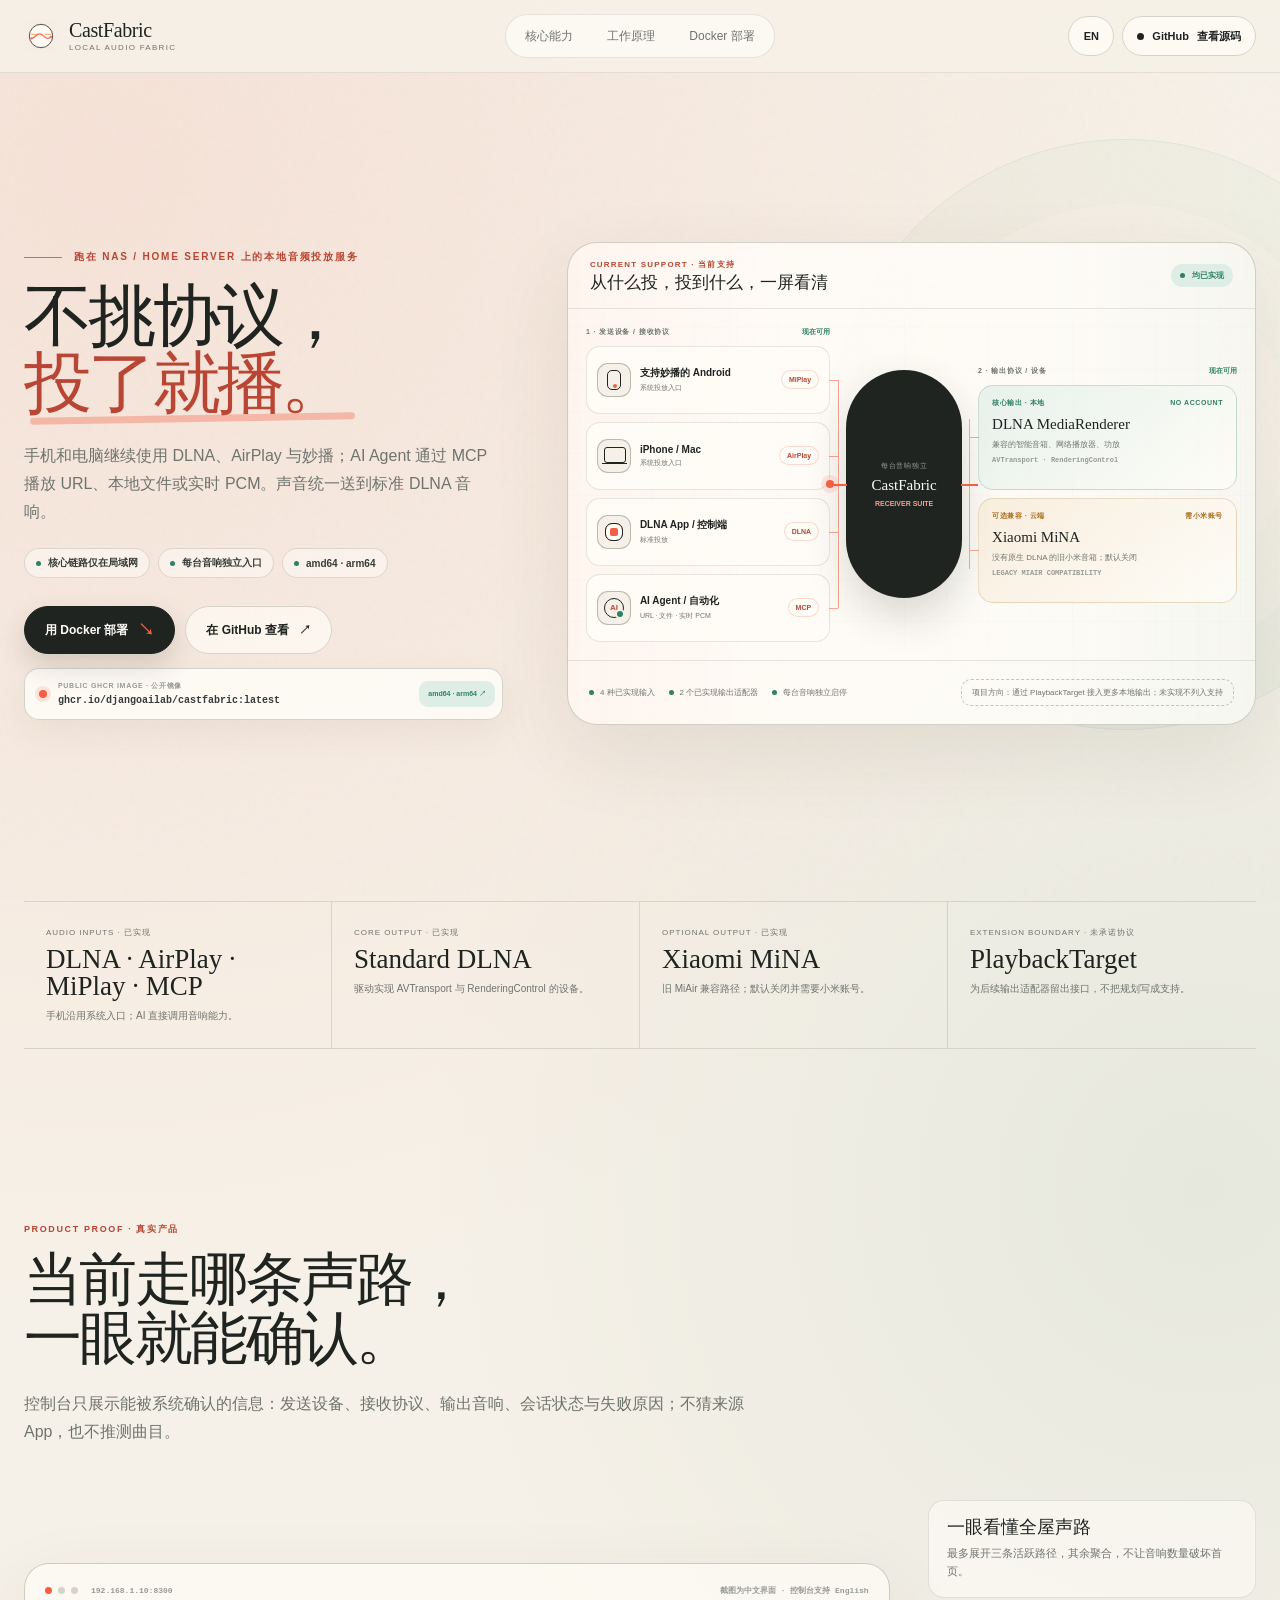
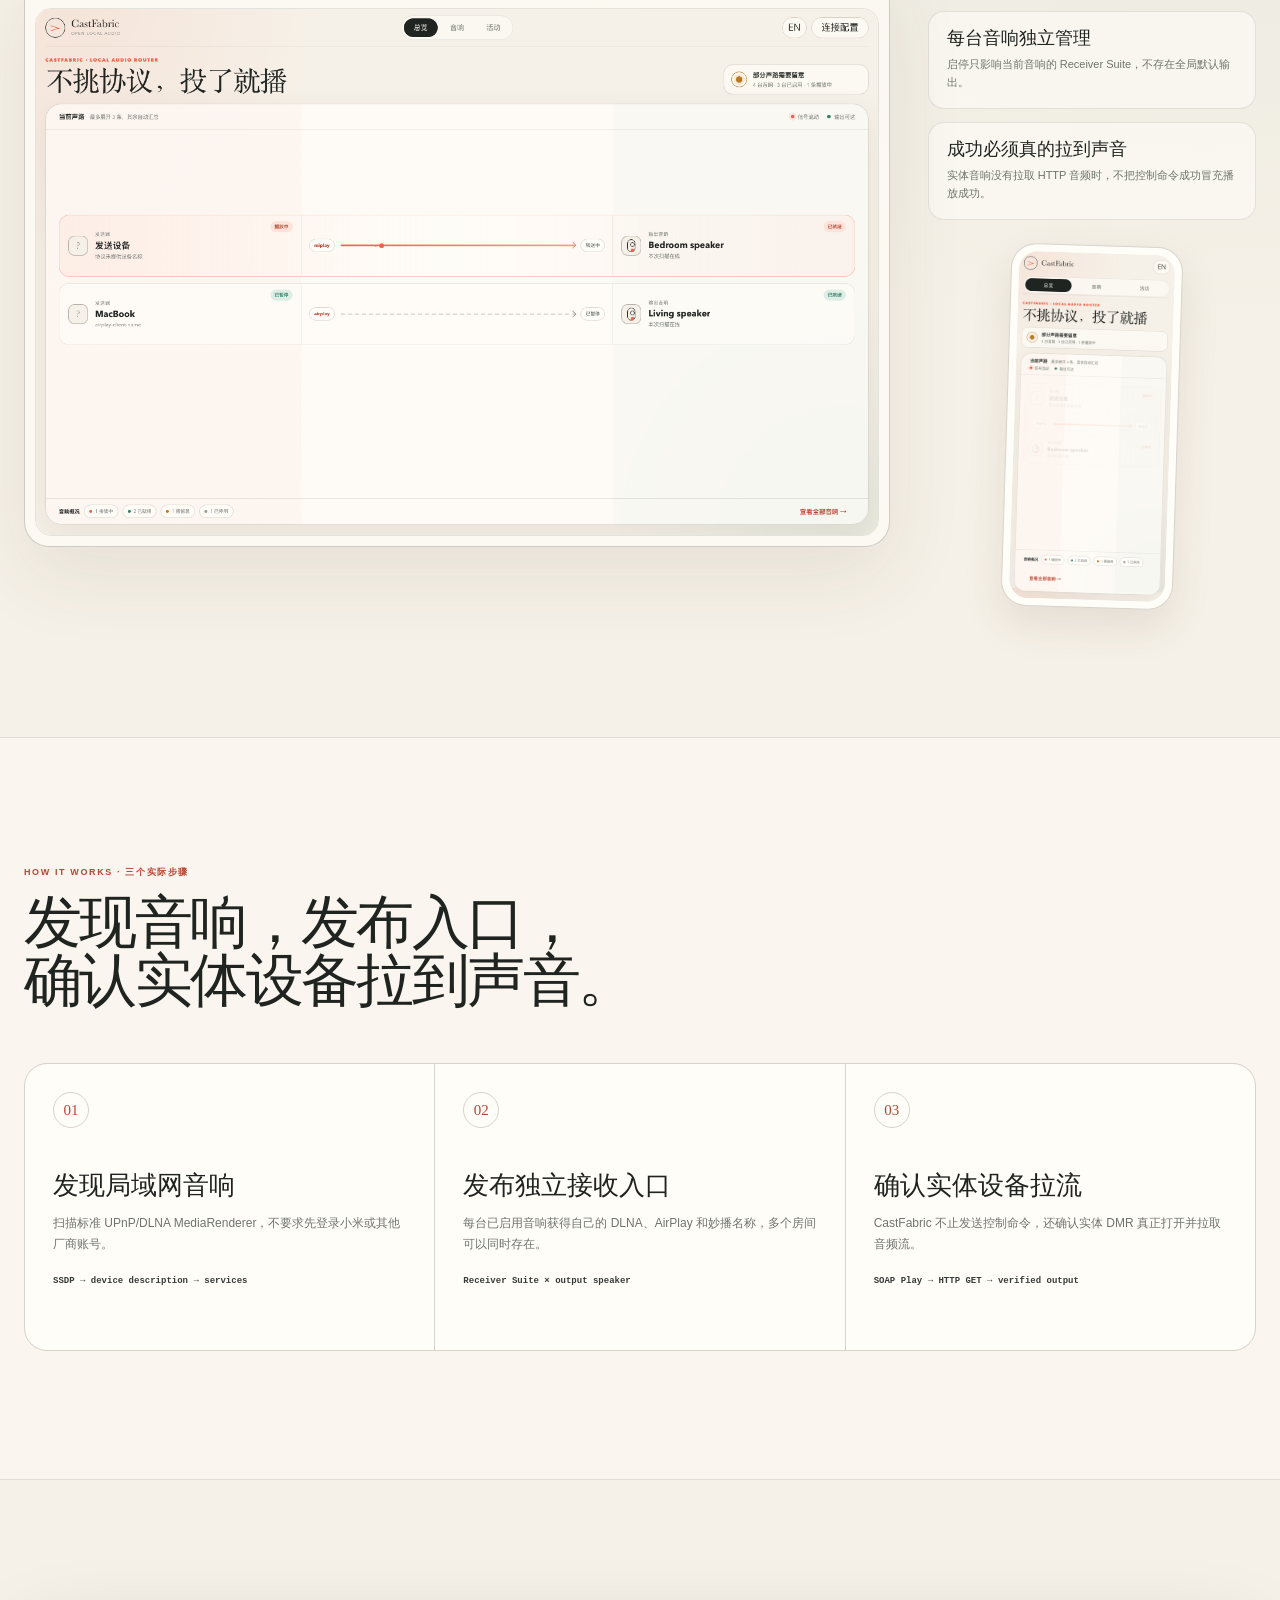
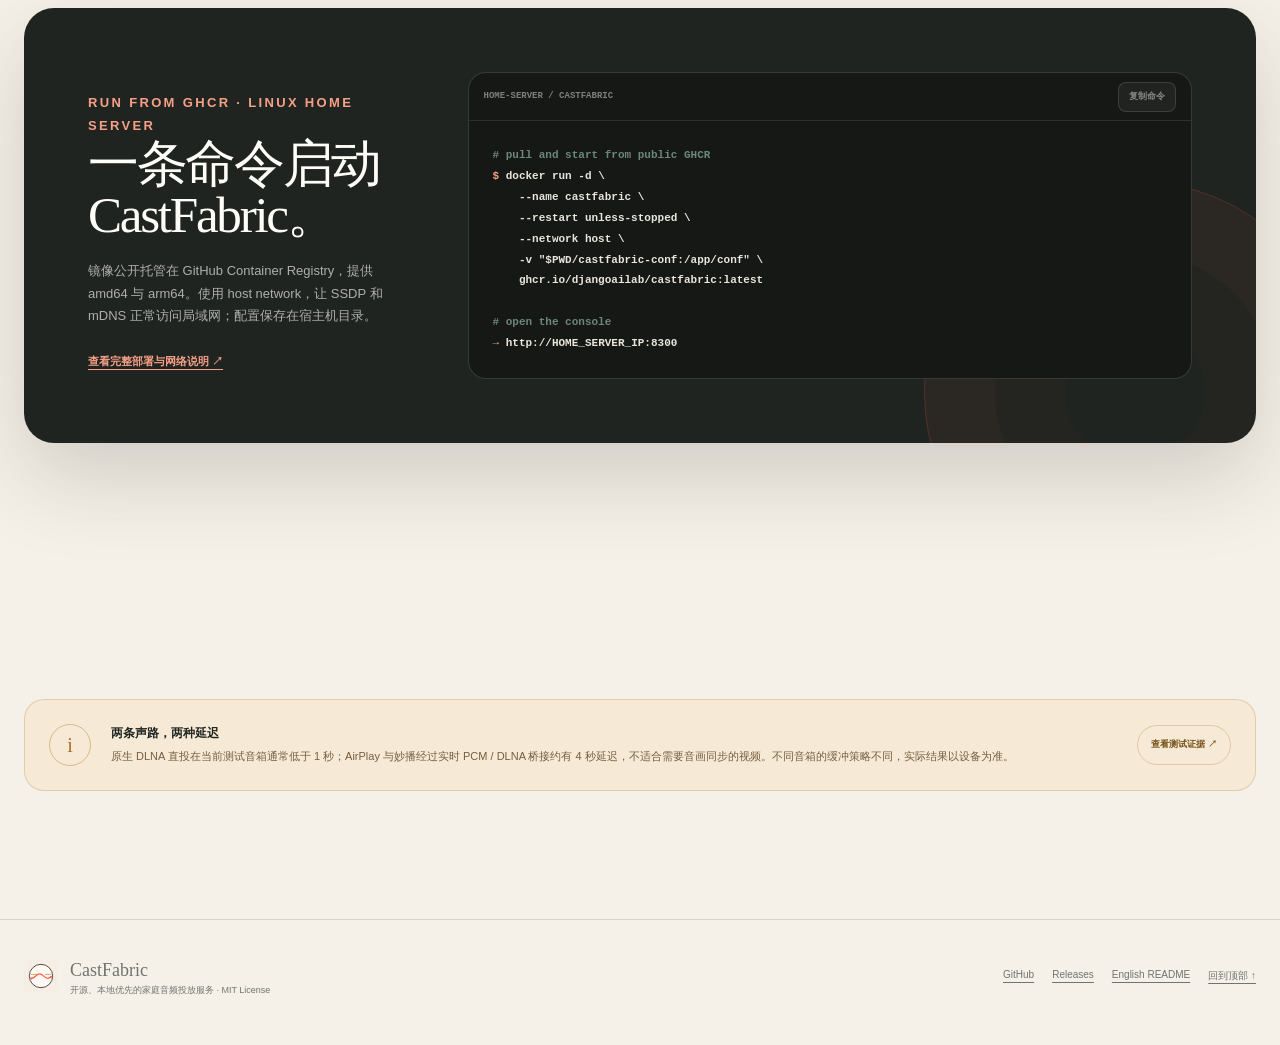
<file: docs/prototypes/castfabric-landing-v1.html>
<!doctype html>
<html lang="zh-CN">
<head>
  <meta charset="utf-8">
  <meta name="viewport" content="width=device-width, initial-scale=1">
  <meta name="description" content="CastFabric 让手机、电脑和 AI Agent 把音频投到局域网音响。">
  <meta name="theme-color" content="#f6f1e8">
  <meta property="og:type" content="website">
  <meta property="og:title" content="CastFabric · 不挑协议，投了就播">
  <meta property="og:description" content="接收 DLNA、AirPlay、妙播与 AI MCP 音频，输出到标准 DLNA 音响。">
  <meta property="og:url" content="https://djangoailab.github.io/CastFabric/">
  <meta property="og:image" content="https://djangoailab.github.io/CastFabric/assets/console-overview.png">
  <meta name="twitter:card" content="summary_large_image">
  <link rel="canonical" href="https://djangoailab.github.io/CastFabric/">
  <link rel="icon" href="../assets/castfabric-mark.svg" type="image/svg+xml">
  <title>CastFabric · 不挑协议，投了就播</title>
  <style>
    :root {
      --canvas: #f6f1e8;
      --surface: #fffdf8;
      --surface-strong: #fffaf3;
      --ink: #202421;
      --ink-soft: #373c38;
      --muted: #6f746e;
      --faint: #969a94;
      --line: #d8d3ca;
      --line-soft: rgba(58, 62, 58, .12);
      --signal: #f35f45;
      --signal-deep: #b94634;
      --signal-soft: #fde3d9;
      --healthy: #2f8064;
      --healthy-soft: #dfede7;
      --warning: #a96f20;
      --danger: #9c3f34;
      --shadow: 0 28px 80px rgba(66, 52, 37, .09);
      --display: Baskerville, "Songti SC", STSong, "Noto Serif CJK SC", serif;
      --body: "Avenir Next", Avenir, "PingFang SC", "Microsoft YaHei", sans-serif;
      --max: 1440px;
    }

    * { box-sizing: border-box; }
    html { scroll-behavior: smooth; }
    body {
      margin: 0;
      color: var(--ink);
      background:
        radial-gradient(circle at 8% 4%, rgba(243, 95, 69, .10), transparent 27%),
        radial-gradient(circle at 94% 28%, rgba(47, 128, 100, .08), transparent 24%),
        var(--canvas);
      font-family: var(--body);
      -webkit-font-smoothing: antialiased;
      text-rendering: optimizeLegibility;
    }
    body::before {
      content: "";
      position: fixed;
      inset: 0;
      z-index: -1;
      opacity: .23;
      pointer-events: none;
      background-image: url("data:image/svg+xml,%3Csvg viewBox='0 0 180 180' xmlns='http://www.w3.org/2000/svg'%3E%3Cfilter id='n'%3E%3CfeTurbulence type='fractalNoise' baseFrequency='.8' numOctaves='3' stitchTiles='stitch'/%3E%3C/filter%3E%3Crect width='100%25' height='100%25' filter='url(%23n)' opacity='.11'/%3E%3C/svg%3E");
    }
    a { color: inherit; }
    button, input { font: inherit; }
    button { color: inherit; }
    img { max-width: 100%; }
    ::selection { color: var(--ink); background: var(--signal-soft); }
    :focus-visible { outline: 3px solid rgba(243, 95, 69, .40); outline-offset: 3px; }

    .shell { width: min(var(--max), calc(100% - 48px)); margin-inline: auto; }
    .site-header {
      position: sticky;
      top: 0;
      z-index: 20;
      border-bottom: 1px solid rgba(63, 62, 57, .10);
      background: rgba(246, 241, 232, .84);
      backdrop-filter: blur(18px);
    }
    .header-inner {
      height: 72px;
      display: grid;
      grid-template-columns: 1fr auto 1fr;
      align-items: center;
      gap: 24px;
    }
    .brand {
      width: fit-content;
      display: inline-flex;
      align-items: center;
      gap: 11px;
      text-decoration: none;
    }
    .brand img { width: 34px; height: 34px; }
    .brand-copy strong { display: block; font: 500 20px/1 var(--display); letter-spacing: -.02em; }
    .brand-copy small { display: block; margin-top: 3px; color: var(--muted); font-size: 8px; letter-spacing: .16em; }
    .nav {
      display: flex;
      align-items: center;
      gap: 4px;
      padding: 4px;
      border: 1px solid var(--line-soft);
      border-radius: 999px;
      background: rgba(255, 253, 248, .62);
    }
    .nav a {
      min-height: 34px;
      display: inline-flex;
      align-items: center;
      padding: 0 15px;
      border-radius: 999px;
      color: var(--muted);
      font-size: 12px;
      text-decoration: none;
    }
    .nav a:hover { color: var(--ink); background: rgba(255, 255, 255, .58); }
    .header-actions { justify-self: end; display: flex; gap: 8px; }
    .round-action {
      min-height: 40px;
      display: inline-flex;
      align-items: center;
      justify-content: center;
      gap: 8px;
      padding: 0 14px;
      border: 1px solid var(--line);
      border-radius: 999px;
      background: rgba(255, 253, 248, .72);
      font-size: 11px;
      font-weight: 650;
      text-decoration: none;
      cursor: pointer;
    }
    .round-action:hover { border-color: rgba(32, 36, 33, .36); background: var(--surface); }
    .language-button { min-width: 46px; }
    .github-dot { width: 7px; height: 7px; border-radius: 50%; background: var(--ink); }

    .hero {
      position: relative;
      min-height: calc(100svh - 72px);
      display: grid;
      align-items: center;
      padding: clamp(30px, 5.2vh, 58px) 0 clamp(36px, 6vh, 66px);
      overflow: clip;
    }
    .hero::after {
      content: "";
      position: absolute;
      right: -11vw;
      top: 8%;
      width: min(46vw, 700px);
      aspect-ratio: 1;
      border: 1px solid rgba(47, 128, 100, .10);
      border-radius: 50%;
      box-shadow: inset 0 0 0 64px rgba(47, 128, 100, .018), inset 0 0 0 128px rgba(47, 128, 100, .012);
      pointer-events: none;
    }
    .hero-grid {
      position: relative;
      z-index: 1;
      display: grid;
      grid-template-columns: minmax(430px, .82fr) minmax(660px, 1.18fr);
      align-items: center;
      gap: clamp(42px, 5vw, 84px);
    }
    .hero-copy { padding-top: 4px; }
    .eyebrow {
      display: flex;
      align-items: center;
      gap: 12px;
      margin: 0 0 20px;
      color: var(--signal-deep);
      font-size: 10px;
      font-weight: 750;
      letter-spacing: .18em;
      text-transform: uppercase;
    }
    .eyebrow::before { content: ""; width: 38px; height: 1px; background: var(--signal); }
    h1 {
      max-width: 640px;
      margin: 0;
      font: 500 clamp(52px, 5.3vw, 82px)/.98 var(--display);
      letter-spacing: -.055em;
    }
    .signal-word { position: relative; display: inline-block; color: var(--signal-deep); }
    .signal-word::after {
      content: "";
      position: absolute;
      left: 2%;
      right: -3%;
      bottom: -5px;
      height: 7px;
      opacity: .34;
      border-radius: 999px;
      background: var(--signal);
      transform: rotate(-1deg);
    }
    .hero-lead {
      max-width: 570px;
      margin: 25px 0 0;
      color: var(--muted);
      font-size: clamp(15px, 1.25vw, 18px);
      line-height: 1.75;
    }
    .value-pills { display: flex; flex-wrap: wrap; gap: 8px; margin-top: 22px; }
    .value-pill {
      display: inline-flex;
      align-items: center;
      gap: 7px;
      min-height: 30px;
      padding: 0 11px;
      border: 1px solid rgba(58, 62, 58, .15);
      border-radius: 999px;
      background: rgba(255, 253, 248, .48);
      color: var(--ink-soft);
      font-size: 10px;
      font-weight: 650;
    }
    .value-pill i { width: 5px; height: 5px; border-radius: 50%; background: var(--healthy); }
    .hero-actions { display: flex; flex-wrap: wrap; gap: 10px; margin-top: 28px; }
    .button {
      min-height: 48px;
      display: inline-flex;
      align-items: center;
      justify-content: center;
      gap: 10px;
      padding: 0 20px;
      border: 1px solid var(--ink);
      border-radius: 999px;
      font-size: 12px;
      font-weight: 750;
      text-decoration: none;
      transition: transform .2s ease, box-shadow .2s ease, background .2s ease;
    }
    .button:hover { transform: translateY(-2px); }
    .button-primary { color: var(--surface); background: var(--ink); box-shadow: 0 12px 28px rgba(32, 36, 33, .16); }
    .button-secondary { border-color: var(--line); background: rgba(255, 253, 248, .64); }
    .button-arrow { color: var(--signal); font-size: 16px; }
    .registry-note {
      width: min(100%, 540px);
      min-height: 52px;
      display: grid;
      grid-template-columns: auto minmax(0, 1fr) auto;
      align-items: center;
      gap: 11px;
      margin-top: 14px;
      padding: 6px 7px 6px 14px;
      border: 1px solid rgba(32, 36, 33, .18);
      border-radius: 15px;
      background: rgba(255, 253, 248, .82);
      box-shadow: 0 12px 34px rgba(65, 54, 40, .06);
      text-decoration: none;
    }
    .terminal-dot { width: 8px; height: 8px; border-radius: 50%; background: var(--signal); box-shadow: 0 0 0 4px var(--signal-soft); }
    .registry-copy { min-width: 0; }
    .registry-copy small { display: block; color: var(--faint); font-size: 7px; font-weight: 750; letter-spacing: .1em; }
    .registry-copy code { display: block; margin-top: 3px; overflow: hidden; color: var(--ink-soft); font: 600 10px/1.4 ui-monospace, SFMono-Regular, Menlo, monospace; text-overflow: ellipsis; white-space: nowrap; }
    .registry-arch { padding: 8px 9px; border-radius: 9px; color: var(--healthy); background: var(--healthy-soft); font-size: 7px; font-weight: 800; white-space: nowrap; }
    .copy-button {
      min-width: 68px;
      min-height: 38px;
      border: 0;
      border-radius: 10px;
      background: var(--signal-soft);
      color: var(--signal-deep);
      font-size: 10px;
      font-weight: 750;
      cursor: pointer;
    }
    .copy-button[data-state="copied"] { color: var(--healthy); background: var(--healthy-soft); }

    .route-figure {
      position: relative;
      margin: 0;
      border: 1px solid rgba(55, 57, 52, .22);
      border-radius: 30px;
      background:
        linear-gradient(90deg, rgba(243, 95, 69, .035), transparent 33% 68%, rgba(47, 128, 100, .035)),
        rgba(255, 253, 248, .87);
      box-shadow: var(--shadow);
      overflow: hidden;
    }
    .route-figure::before {
      content: "";
      position: absolute;
      inset: 0;
      opacity: .22;
      pointer-events: none;
      background-image: linear-gradient(rgba(45, 49, 45, .06) 1px, transparent 1px), linear-gradient(90deg, rgba(45, 49, 45, .05) 1px, transparent 1px);
      background-size: 42px 42px;
      mask-image: linear-gradient(to bottom, transparent, #000 24%, #000 76%, transparent);
    }
    .route-head {
      position: relative;
      z-index: 2;
      min-height: 66px;
      display: flex;
      align-items: center;
      justify-content: space-between;
      gap: 16px;
      padding: 0 22px;
      border-bottom: 1px solid var(--line-soft);
    }
    .route-head-copy small { display: block; color: var(--signal-deep); font-size: 8px; font-weight: 800; letter-spacing: .15em; }
    .route-head-copy strong { display: block; margin-top: 4px; font: 500 17px/1.1 var(--display); }
    .local-badge {
      display: inline-flex;
      align-items: center;
      gap: 7px;
      padding: 6px 9px;
      border-radius: 999px;
      color: var(--healthy);
      background: var(--healthy-soft);
      font-size: 8px;
      font-weight: 750;
    }
    .local-badge i { width: 5px; height: 5px; border-radius: 50%; background: var(--healthy); }
    .capability-map {
      position: relative;
      z-index: 2;
      display: grid;
      grid-template-columns: minmax(210px, 1fr) 116px minmax(235px, 1.06fr);
      align-items: center;
      gap: 16px;
      padding: 18px;
    }
    .map-column { min-width: 0; }
    .map-kicker {
      display: flex;
      align-items: center;
      justify-content: space-between;
      gap: 10px;
      margin: 0 0 9px;
      color: var(--muted);
      font-size: 7px;
      font-weight: 800;
      letter-spacing: .12em;
    }
    .implemented-label { color: var(--healthy); letter-spacing: 0; }
    .source-list, .output-list { position: relative; display: grid; gap: 8px; }
    .source-list::before, .output-list::before {
      content: "";
      position: absolute;
      top: 34px;
      bottom: 34px;
      width: 1px;
      background: rgba(243, 95, 69, .55);
    }
    .source-list::before { right: -9px; }
    .output-list::before { left: -9px; }
    .source-capability {
      position: relative;
      min-height: 68px;
      display: grid;
      grid-template-columns: auto minmax(0, 1fr) auto;
      align-items: center;
      gap: 9px;
      padding: 9px 10px;
      border: 1px solid var(--line-soft);
      border-radius: 14px;
      background: rgba(255, 253, 248, .76);
      opacity: 0;
      transform: translateX(-8px);
      animation: sourceIn .52s cubic-bezier(.22, .75, .24, 1) forwards;
    }
    .source-capability::after, .output-card::before {
      content: "";
      position: absolute;
      top: 50%;
      width: 9px;
      height: 1px;
      background: rgba(243, 95, 69, .55);
    }
    .source-capability::after { right: -9px; }
    .output-card::before { left: -9px; }
    .source-capability:nth-child(2) { animation-delay: .10s; }
    .source-capability:nth-child(3) { animation-delay: .20s; }
    .source-capability:nth-child(4) { animation-delay: .30s; }
    @keyframes sourceIn { to { opacity: 1; transform: translateX(0); } }
    .device-icon {
      position: relative;
      width: 34px;
      height: 34px;
      flex: 0 0 auto;
      border: 1px solid rgba(32, 36, 33, .28);
      border-radius: 11px;
      background: var(--canvas);
    }
    .device-icon.phone::before { content: ""; position: absolute; inset: 6px 9px; border: 1.3px solid var(--ink); border-radius: 5px; }
    .device-icon.phone::after { content: ""; position: absolute; left: 15px; bottom: 8px; width: 4px; height: 4px; border-radius: 50%; background: var(--signal); }
    .device-icon.computer::before { content: ""; position: absolute; left: 6px; top: 7px; width: 20px; height: 14px; border: 1.3px solid var(--ink); border-radius: 3px; }
    .device-icon.computer::after { content: ""; position: absolute; left: 4px; bottom: 8px; width: 25px; height: 1px; background: var(--ink); }
    .device-icon.app::before { content: ""; position: absolute; inset: 7px; border: 1.3px solid var(--ink); border-radius: 7px; box-shadow: inset 0 0 0 4px var(--surface); background: var(--signal); }
    .device-icon.agent::before { content: "AI"; position: absolute; inset: 6px; display: grid; place-items: center; border: 1.3px solid var(--ink); border-radius: 50%; color: var(--signal-deep); font: 800 8px/1 var(--body); }
    .device-icon.agent::after { content: ""; position: absolute; right: 5px; bottom: 5px; width: 6px; height: 6px; border: 2px solid var(--canvas); border-radius: 50%; background: var(--healthy); }
    .device-icon.speaker::before { content: ""; position: absolute; inset: 5px 9px; border: 1.3px solid var(--ink); border-radius: 7px; }
    .device-icon.speaker::after { content: ""; position: absolute; left: 14px; top: 10px; width: 6px; height: 6px; border: 1px solid var(--ink); border-radius: 50%; box-shadow: 0 10px 0 -1px var(--signal); }
    .capability-copy { min-width: 0; }
    .capability-copy strong { display: block; overflow: hidden; font-size: 10px; text-overflow: ellipsis; white-space: nowrap; }
    .capability-copy span { display: block; margin-top: 3px; overflow: hidden; color: var(--muted); font-size: 7px; text-overflow: ellipsis; white-space: nowrap; }
    .protocol-chip {
      position: relative;
      z-index: 3;
      padding: 5px 7px;
      border: 1px solid rgba(243, 95, 69, .24);
      border-radius: 999px;
      color: var(--signal-deep);
      background: var(--surface);
      white-space: nowrap;
      font-size: 7px;
      font-weight: 800;
    }
    .fabric-core {
      position: relative;
      min-height: 228px;
      display: flex;
      flex-direction: column;
      align-items: center;
      justify-content: center;
      gap: 7px;
      padding: 18px 10px;
      border: 1px solid rgba(32, 36, 33, .18);
      border-radius: 58px;
      color: var(--surface);
      background: var(--ink);
      box-shadow: 0 18px 40px rgba(32, 36, 33, .16);
    }
    .fabric-core::before, .fabric-core::after {
      content: "";
      position: absolute;
      top: 50%;
      width: 17px;
      height: 2px;
      background: var(--signal);
    }
    .fabric-core::before { left: -17px; }
    .fabric-core::after { right: -17px; }
    .fabric-core small { color: rgba(255, 253, 248, .55); font-size: 7px; letter-spacing: .10em; text-align: center; }
    .fabric-core strong { font: 500 15px/1 var(--display); }
    .fabric-core span { color: #f7a087; font-size: 7px; font-weight: 750; text-align: center; }
    .fabric-pulse {
      position: absolute;
      top: 50%;
      left: -21px;
      width: 8px;
      height: 8px;
      margin-top: -4px;
      border-radius: 50%;
      background: var(--signal);
      box-shadow: 0 0 0 5px rgba(243, 95, 69, .13);
      animation: fabricPulse 2.7s ease-in-out infinite;
    }
    @keyframes fabricPulse {
      0%, 14% { transform: translateX(0); opacity: 0; }
      25%, 72% { opacity: 1; }
      86%, 100% { transform: translateX(158px); opacity: 0; }
    }
    .output-card {
      position: relative;
      min-height: 105px;
      padding: 12px 13px;
      border: 1px solid rgba(47, 128, 100, .22);
      border-radius: 15px;
      background: linear-gradient(135deg, rgba(223, 237, 231, .72), rgba(255, 253, 248, .78));
    }
    .output-card.optional { border-color: rgba(169, 111, 32, .22); background: linear-gradient(135deg, rgba(246, 234, 215, .78), rgba(255, 253, 248, .78)); }
    .output-card-head { display: flex; align-items: center; justify-content: space-between; gap: 8px; color: var(--healthy); font-size: 7px; font-weight: 800; letter-spacing: .08em; }
    .output-card.optional .output-card-head { color: var(--warning); }
    .output-card strong { display: block; margin-top: 9px; font: 500 15px/1 var(--display); }
    .output-card p { margin: 7px 0 0; color: var(--muted); font-size: 8px; line-height: 1.45; }
    .output-card code { display: block; margin-top: 6px; color: var(--faint); font: 600 7px/1.3 ui-monospace, SFMono-Regular, Menlo, monospace; }
    .route-foot {
      position: relative;
      z-index: 2;
      min-height: 64px;
      display: grid;
      grid-template-columns: 1fr auto;
      align-items: center;
      gap: 18px;
      padding: 0 21px;
      border-top: 1px solid var(--line-soft);
      color: var(--muted);
      font-size: 8px;
    }
    .route-summary { display: flex; flex-wrap: wrap; gap: 14px; }
    .route-summary span { display: inline-flex; align-items: center; gap: 6px; }
    .route-summary i { width: 5px; height: 5px; border-radius: 50%; background: var(--healthy); }
    .extension-note { padding: 7px 10px; border: 1px dashed rgba(55, 57, 52, .28); border-radius: 10px; font-style: normal; }

    .section { padding: clamp(84px, 10vw, 142px) 0; }
    .section-label { margin: 0 0 15px; color: var(--signal-deep); font-size: 9px; font-weight: 800; letter-spacing: .18em; text-transform: uppercase; }
    .section-heading { max-width: 880px; margin: 0; font: 500 clamp(38px, 4.5vw, 66px)/1.02 var(--display); letter-spacing: -.045em; }
    .section-lead { max-width: 760px; margin: 22px 0 0; color: var(--muted); font-size: 16px; line-height: 1.75; }

    .proof-section { padding: 0 0 46px; }
    .proof-grid {
      display: grid;
      grid-template-columns: repeat(4, 1fr);
      border-block: 1px solid var(--line);
    }
    .proof-item { min-height: 120px; padding: 25px 22px; border-right: 1px solid var(--line); }
    .proof-item:last-child { border-right: 0; }
    .proof-item small { display: block; color: var(--muted); font-size: 8px; letter-spacing: .12em; }
    .proof-item strong { display: block; margin-top: 8px; font: 500 27px/1 var(--display); }
    .proof-item p { margin: 8px 0 0; color: var(--muted); font-size: 10px; line-height: 1.5; }

    .product-grid { display: grid; grid-template-columns: minmax(0, 1.45fr) minmax(320px, .55fr); gap: 38px; align-items: center; margin-top: 54px; }
    .console-frame {
      position: relative;
      padding: 10px;
      border: 1px solid rgba(32, 36, 33, .22);
      border-radius: 25px;
      background: rgba(255, 253, 248, .64);
      box-shadow: var(--shadow);
    }
    .browser-bar { height: 34px; display: flex; align-items: center; gap: 6px; padding: 0 10px; }
    .browser-bar i { width: 7px; height: 7px; border-radius: 50%; background: var(--line); }
    .browser-bar i:first-child { background: var(--signal); }
    .browser-bar span { margin-left: 7px; color: var(--faint); font: 600 8px/1 ui-monospace, SFMono-Regular, Menlo, monospace; }
    .browser-bar .browser-language { margin-left: auto; }
    .console-frame img { display: block; width: 100%; border: 1px solid var(--line-soft); border-radius: 16px; }
    .product-notes { display: grid; gap: 13px; }
    .product-note { padding: 17px 18px; border: 1px solid var(--line-soft); border-radius: 16px; background: rgba(255, 253, 248, .55); }
    .product-note b { display: block; font: 500 18px/1.1 var(--display); }
    .product-note p { margin: 7px 0 0; color: var(--muted); font-size: 11px; line-height: 1.6; }
    .mobile-proof { width: 172px; margin: 12px auto 0; padding: 7px; border: 1px solid var(--line); border-radius: 25px; background: var(--surface); transform: rotate(1.8deg); box-shadow: 0 18px 40px rgba(66, 52, 37, .10); }
    .mobile-proof img { display: block; border-radius: 19px; }

    .how-section { position: relative; border-block: 1px solid var(--line-soft); background: rgba(255, 253, 248, .42); }
    .steps { display: grid; grid-template-columns: repeat(3, 1fr); gap: 1px; margin-top: 52px; border: 1px solid var(--line); border-radius: 23px; background: var(--line); overflow: hidden; }
    .step { min-height: 286px; padding: 28px; background: var(--surface); }
    .step-index { display: inline-flex; align-items: center; justify-content: center; width: 36px; height: 36px; border: 1px solid var(--line); border-radius: 50%; color: var(--signal-deep); font: 500 15px/1 var(--display); }
    .step h3 { margin: 44px 0 0; font: 500 26px/1.05 var(--display); }
    .step p { margin: 14px 0 0; color: var(--muted); font-size: 12px; line-height: 1.75; }
    .step-code { display: block; margin-top: 20px; color: var(--ink-soft); font: 600 9px/1.5 ui-monospace, SFMono-Regular, Menlo, monospace; }

    .deploy-card {
      position: relative;
      display: grid;
      grid-template-columns: minmax(320px, .62fr) minmax(480px, 1.38fr);
      gap: 54px;
      padding: clamp(32px, 5vw, 66px);
      border-radius: 30px;
      color: var(--surface);
      background: var(--ink);
      box-shadow: 0 34px 86px rgba(32, 36, 33, .18);
      overflow: hidden;
    }
    .deploy-card::after { content: ""; position: absolute; right: -90px; bottom: -160px; width: 420px; height: 420px; border: 1px solid rgba(243, 95, 69, .24); border-radius: 50%; box-shadow: inset 0 0 0 70px rgba(243, 95, 69, .03), inset 0 0 0 140px rgba(243, 95, 69, .02); }
    .deploy-copy, .terminal { position: relative; z-index: 2; }
    .deploy-copy .section-label { color: #f7a087; }
    .deploy-copy h2 { margin: 0; font: 500 clamp(38px, 4vw, 58px)/1 var(--display); letter-spacing: -.045em; }
    .deploy-copy p { margin: 20px 0 0; color: rgba(255, 253, 248, .64); font-size: 13px; line-height: 1.75; }
    .deploy-link { display: inline-flex; margin-top: 26px; color: #f7a087; font-size: 11px; font-weight: 750; text-underline-offset: 4px; }
    .terminal { border: 1px solid rgba(255, 255, 255, .14); border-radius: 18px; background: #151815; overflow: hidden; }
    .terminal-head { min-height: 48px; display: flex; align-items: center; justify-content: space-between; gap: 12px; padding: 0 15px; border-bottom: 1px solid rgba(255, 255, 255, .10); }
    .terminal-head span { color: rgba(255, 255, 255, .45); font: 600 9px/1 ui-monospace, SFMono-Regular, Menlo, monospace; }
    .terminal-head button { min-height: 30px; padding: 0 10px; border: 1px solid rgba(255, 255, 255, .13); border-radius: 8px; color: rgba(255, 255, 255, .78); background: rgba(255, 255, 255, .05); font-size: 8px; cursor: pointer; }
    .terminal pre { margin: 0; padding: 24px; overflow-x: auto; color: #e9e5db; font: 600 11px/1.9 ui-monospace, SFMono-Regular, Menlo, monospace; }
    .terminal .prompt { color: #f7a087; }
    .terminal .comment { color: #6c877b; }

    .boundary { display: grid; grid-template-columns: auto minmax(0, 1fr) auto; align-items: center; gap: 20px; padding: 24px; border: 1px solid rgba(169, 111, 32, .25); border-radius: 20px; background: #f6ead7; }
    .boundary-icon { width: 42px; height: 42px; display: grid; place-items: center; border: 1px solid rgba(169, 111, 32, .40); border-radius: 50%; color: var(--warning); font: 500 20px/1 var(--display); }
    .boundary strong { display: block; font-size: 12px; }
    .boundary p { margin: 6px 0 0; color: #755e3e; font-size: 11px; line-height: 1.6; }
    .boundary a { min-height: 40px; display: inline-flex; align-items: center; padding: 0 13px; border: 1px solid rgba(169, 111, 32, .28); border-radius: 999px; color: #755016; font-size: 9px; font-weight: 750; text-decoration: none; }

    .site-footer { padding: 36px 0 48px; border-top: 1px solid var(--line); }
    .footer-grid { display: grid; grid-template-columns: 1fr auto; align-items: center; gap: 30px; }
    .footer-brand { display: flex; align-items: center; gap: 12px; }
    .footer-brand img { width: 34px; height: 34px; }
    .footer-brand strong { display: block; font: 500 18px/1 var(--display); }
    .footer-brand span { display: block; margin-top: 5px; color: var(--muted); font-size: 9px; }
    .footer-links { display: flex; flex-wrap: wrap; justify-content: flex-end; gap: 18px; }
    .footer-links a { color: var(--muted); font-size: 10px; text-underline-offset: 4px; }

    @media (max-width: 1180px) {
      .hero-grid { grid-template-columns: 1fr; gap: 50px; }
      .hero-copy { max-width: 760px; }
      .route-figure { max-width: 880px; }
      .hero { min-height: auto; }
      .product-grid { grid-template-columns: 1fr; }
      .product-notes { grid-template-columns: repeat(3, 1fr); }
      .mobile-proof { display: none; }
    }

    @media (max-width: 820px) {
      .shell { width: min(100% - 28px, var(--max)); }
      .header-inner { height: 64px; grid-template-columns: 1fr auto; }
      .nav { display: none; }
      .brand-copy small { display: none; }
      .round-action.github-action span:last-child { display: none; }
      .round-action.github-action { width: 42px; padding: 0; }
      .hero { min-height: auto; padding-top: 38px; }
      h1 { font-size: clamp(48px, 14vw, 70px); }
      .hero-lead { font-size: 15px; }
      .hero-actions .button { flex: 1 1 auto; }
      .registry-note { grid-template-columns: auto minmax(0, 1fr) auto; }
      .route-figure { border-radius: 22px; }
      .capability-map { grid-template-columns: 1fr; gap: 14px; padding: 12px; }
      .source-list::before, .output-list::before, .source-capability::after, .output-card::before { display: none; }
      .fabric-core { min-height: 84px; border-radius: 20px; }
      .fabric-core::before, .fabric-core::after { left: 50%; width: 2px; height: 14px; margin-left: -1px; }
      .fabric-core::before { top: -14px; }
      .fabric-core::after { top: auto; right: auto; bottom: -14px; }
      .fabric-pulse { display: none; }
      .route-foot { grid-template-columns: 1fr; padding-block: 14px; }
      .extension-note { width: fit-content; }
      .proof-grid { grid-template-columns: repeat(2, 1fr); }
      .proof-item:nth-child(2) { border-right: 0; }
      .proof-item:nth-child(-n+2) { border-bottom: 1px solid var(--line); }
      .product-notes { grid-template-columns: 1fr; }
      .steps { grid-template-columns: 1fr; }
      .step { min-height: 220px; }
      .step h3 { margin-top: 30px; }
      .deploy-card { grid-template-columns: 1fr; gap: 34px; }
      .boundary { grid-template-columns: auto 1fr; }
      .boundary a { grid-column: 1 / -1; width: fit-content; }
      .footer-grid { grid-template-columns: 1fr; }
      .footer-links { justify-content: flex-start; }
    }

    @media (max-width: 460px) {
      .header-actions { gap: 5px; }
      .round-action { min-height: 38px; }
      .hero-grid { gap: 38px; }
      .eyebrow { font-size: 8px; }
      h1 { font-size: 48px; }
      .signal-word::after { height: 5px; }
      .value-pills { gap: 6px; }
      .value-pill { font-size: 9px; }
      .registry-note { padding-left: 11px; }
      .registry-copy code { font-size: 8px; }
      .registry-arch { display: none; }
      .route-head { padding-inline: 15px; }
      .route-head-copy strong { font-size: 15px; }
      .protocol-chip { font-size: 6px; padding-inline: 5px; }
      .proof-item { min-height: 132px; padding-inline: 15px; }
      .proof-item strong { font-size: 22px; }
      .section { padding-block: 82px; }
      .section-heading { font-size: 39px; }
      .deploy-card { padding: 26px 18px; border-radius: 22px; }
      .terminal pre { padding: 18px 14px; font-size: 9px; }
    }

    @media (prefers-reduced-motion: reduce) {
      html { scroll-behavior: auto; }
      *, *::before, *::after { animation-duration: .001ms !important; animation-iteration-count: 1 !important; transition-duration: .001ms !important; }
      .fabric-pulse { display: none; }
      .source-capability { opacity: 1; transform: none; }
    }
  </style>
</head>
<body>
  <header class="site-header">
    <div class="shell header-inner">
      <a class="brand" href="#top" aria-label="CastFabric home">
        <img src="../assets/castfabric-mark.svg" alt="">
        <span class="brand-copy"><strong>CastFabric</strong><small>LOCAL AUDIO FABRIC</small></span>
      </a>
      <nav class="nav" aria-label="Primary navigation">
        <a href="#capabilities" data-copy="navCapabilities">核心能力</a>
        <a href="#how" data-copy="navHow">工作原理</a>
        <a href="#deploy" data-copy="navDeploy">快速部署</a>
      </nav>
      <div class="header-actions">
        <button class="round-action language-button" id="languageButton" type="button" aria-label="Switch to English">EN</button>
        <a class="round-action github-action" href="https://github.com/DjangoAILab/CastFabric" target="_blank" rel="noreferrer"><i class="github-dot"></i><span>GitHub</span><span data-copy="viewSource">查看源码</span></a>
      </div>
    </div>
  </header>

  <main id="top">
    <section class="hero">
      <div class="shell hero-grid">
        <div class="hero-copy">
          <p class="eyebrow" data-copy="eyebrow">跑在 NAS / Home Server 上的本地音频投放服务</p>
          <h1><span data-copy="heroLineOne">不挑协议，</span><br><span class="signal-word" data-copy="heroLineTwo">投了就播。</span></h1>
          <p class="hero-lead" data-copy="heroLead">手机和电脑继续使用 DLNA、AirPlay 与妙播；AI Agent 通过 MCP 播放 URL、本地文件或实时 PCM。声音统一送到标准 DLNA 音响。</p>
          <div class="value-pills" aria-label="Product traits">
            <span class="value-pill"><i></i><span data-copy="pillLocal">核心链路仅在局域网</span></span>
            <span class="value-pill"><i></i><span data-copy="pillAccount">每台音响独立入口</span></span>
            <span class="value-pill"><i></i><span data-copy="pillDocker">amd64 · arm64</span></span>
          </div>
          <div class="hero-actions">
            <a class="button button-primary" href="#deploy"><span data-copy="primaryCta">用 Docker 部署</span><span class="button-arrow">↘</span></a>
            <a class="button button-secondary" href="https://github.com/DjangoAILab/CastFabric" target="_blank" rel="noreferrer"><span data-copy="secondaryCta">在 GitHub 查看</span><span>↗</span></a>
          </div>
          <a class="registry-note" href="https://github.com/DjangoAILab/CastFabric/pkgs/container/castfabric" target="_blank" rel="noreferrer" aria-label="CastFabric GitHub Container Registry">
            <i class="terminal-dot"></i>
            <span class="registry-copy"><small data-copy="publicImage">PUBLIC GHCR IMAGE · 公开镜像</small><code>ghcr.io/djangoailab/castfabric:latest</code></span>
            <span class="registry-arch">amd64 · arm64 ↗</span>
          </a>
        </div>

        <figure class="route-figure" aria-labelledby="routeTitle">
          <div class="route-head">
            <div class="route-head-copy"><small data-copy="routeEyebrow">CURRENT SUPPORT · 当前支持</small><strong id="routeTitle" data-copy="routeTitle">从什么投，投到什么，一屏看清</strong></div>
            <span class="local-badge"><i></i><span data-copy="implementedNow">均已实现</span></span>
          </div>
          <div class="capability-map">
            <section class="map-column ingress-map" aria-label="Supported senders and receiver protocols">
              <p class="map-kicker"><span data-copy="ingressTitle">1 · 发送设备 / 接收协议</span><span class="implemented-label" data-copy="availableNow">现在可用</span></p>
              <div class="source-list">
                <article class="source-capability"><i class="device-icon phone"></i><span class="capability-copy"><strong data-copy="androidSender">支持妙播的 Android</strong><span data-copy="systemCast">系统投放入口</span></span><span class="protocol-chip">MiPlay</span></article>
                <article class="source-capability"><i class="device-icon computer"></i><span class="capability-copy"><strong>iPhone / Mac</strong><span data-copy="systemCast">系统投放入口</span></span><span class="protocol-chip">AirPlay</span></article>
                <article class="source-capability"><i class="device-icon app"></i><span class="capability-copy"><strong data-copy="dlnaSender">DLNA App / 控制端</strong><span data-copy="standardCast">标准投放</span></span><span class="protocol-chip">DLNA</span></article>
                <article class="source-capability"><i class="device-icon agent"></i><span class="capability-copy"><strong data-copy="agentSender">AI Agent / 自动化</strong><span data-copy="agentAudio">URL · 文件 · 实时 PCM</span></span><span class="protocol-chip">MCP</span></article>
              </div>
            </section>
            <div class="fabric-core" aria-label="CastFabric receiver suite per speaker"><i class="fabric-pulse"></i><small data-copy="perSpeakerCore">每台音响独立</small><strong>CastFabric</strong><span>RECEIVER SUITE</span></div>
            <section class="map-column output-map" aria-label="Supported output adapters">
              <p class="map-kicker"><span data-copy="outputTitle">2 · 输出协议 / 设备</span><span class="implemented-label" data-copy="availableNow">现在可用</span></p>
              <div class="output-list">
                <article class="output-card"><div class="output-card-head"><span data-copy="coreOutput">核心输出 · 本地</span><span>NO ACCOUNT</span></div><strong>DLNA MediaRenderer</strong><p data-copy="dlnaOutputDevices">兼容的智能音箱、网络播放器、功放</p><code>AVTransport · RenderingControl</code></article>
                <article class="output-card optional"><div class="output-card-head"><span data-copy="optionalOutput">可选兼容 · 云端</span><span data-copy="accountRequired">需小米账号</span></div><strong>Xiaomi MiNA</strong><p data-copy="minaOutputDevices">没有原生 DLNA 的旧小米音箱；默认关闭</p><code>LEGACY MIAIR COMPATIBILITY</code></article>
              </div>
            </section>
          </div>
          <figcaption class="route-foot">
            <span class="route-summary"><span><i></i><span data-copy="fourInputs">4 种已实现输入</span></span><span><i></i><span data-copy="twoOutputs">2 个已实现输出适配器</span></span><span><i></i><span data-copy="independentSuites">每台音响独立启停</span></span></span>
            <em class="extension-note" data-copy="extensionBoundary">项目方向：通过 PlaybackTarget 接入更多本地输出；未实现不列入支持</em>
          </figcaption>
        </figure>
      </div>
    </section>

    <section class="proof-section" id="capabilities">
      <div class="shell proof-grid">
        <article class="proof-item"><small data-copy="proofIngress">AUDIO INPUTS · 已实现</small><strong>DLNA · AirPlay · MiPlay · MCP</strong><p data-copy="proofIngressText">手机沿用系统入口；AI 直接调用音响能力。</p></article>
        <article class="proof-item"><small data-copy="proofOutput">CORE OUTPUT · 已实现</small><strong>Standard DLNA</strong><p data-copy="proofOutputText">驱动实现 AVTransport 与 RenderingControl 的设备。</p></article>
        <article class="proof-item"><small data-copy="proofXiaomi">OPTIONAL OUTPUT · 已实现</small><strong>Xiaomi MiNA</strong><p data-copy="proofXiaomiText">旧 MiAir 兼容路径；默认关闭并需要小米账号。</p></article>
        <article class="proof-item"><small data-copy="proofFuture">EXTENSION BOUNDARY · 未承诺协议</small><strong>PlaybackTarget</strong><p data-copy="proofFutureText">为后续输出适配器留出接口，不把规划写成支持。</p></article>
      </div>
    </section>

    <section class="section" aria-labelledby="consoleTitle">
      <div class="shell">
        <p class="section-label" data-copy="productProof">PRODUCT PROOF · 真实产品</p>
        <h2 class="section-heading" id="consoleTitle" data-copy="consoleTitle">当前走哪条声路，<br>一眼就能确认。</h2>
        <p class="section-lead" data-copy="consoleLead">控制台只展示能被系统确认的信息：发送设备、接收协议、输出音响、会话状态与失败原因；不猜来源 App，也不推测曲目。</p>
        <div class="product-grid">
          <div class="console-frame">
            <div class="browser-bar"><i></i><i></i><i></i><span>192.168.1.10:8300</span><span class="browser-language" data-copy="screenshotLanguage">截图为中文界面 · 控制台支持 English</span></div>
            <img src="../assets/console-overview.png" alt="CastFabric console overview" loading="lazy">
          </div>
          <div class="product-notes">
            <article class="product-note"><b data-copy="noteOverview">一眼看懂全屋声路</b><p data-copy="noteOverviewText">最多展开三条活跃路径，其余聚合，不让音响数量破坏首页。</p></article>
            <article class="product-note"><b data-copy="noteManage">每台音响独立管理</b><p data-copy="noteManageText">启停只影响当前音响的 Receiver Suite，不存在全局默认输出。</p></article>
            <article class="product-note"><b data-copy="noteTruth">成功必须真的拉到声音</b><p data-copy="noteTruthText">实体音响没有拉取 HTTP 音频时，不把控制命令成功冒充播放成功。</p></article>
            <div class="mobile-proof"><img src="../assets/console-mobile.png" alt="CastFabric mobile console" loading="lazy"></div>
          </div>
        </div>
      </div>
    </section>

    <section class="section how-section" id="how" aria-labelledby="howTitle">
      <div class="shell">
        <p class="section-label" data-copy="howEyebrow">HOW IT WORKS · 三个实际步骤</p>
        <h2 class="section-heading" id="howTitle" data-copy="howTitle">发现音响，发布入口，<br>确认实体设备拉到声音。</h2>
        <div class="steps">
          <article class="step"><span class="step-index">01</span><h3 data-copy="stepDiscover">发现局域网音响</h3><p data-copy="stepDiscoverText">扫描标准 UPnP/DLNA MediaRenderer，不要求先登录小米或其他厂商账号。</p><code class="step-code">SSDP → device description → services</code></article>
          <article class="step"><span class="step-index">02</span><h3 data-copy="stepPublish">发布独立接收入口</h3><p data-copy="stepPublishText">每台已启用音响获得自己的 DLNA、AirPlay 和妙播名称，多个房间可以同时存在。</p><code class="step-code">Receiver Suite × output speaker</code></article>
          <article class="step"><span class="step-index">03</span><h3 data-copy="stepVerify">把声音送到实体输出</h3><p data-copy="stepVerifyText">CastFabric 不止发送控制命令，还确认实体 DMR 真正打开并拉取音频流。</p><code class="step-code">SOAP Play → HTTP GET → verified output</code></article>
        </div>
      </div>
    </section>

    <section class="section" id="deploy" aria-labelledby="deployTitle">
      <div class="shell deploy-card">
        <div class="deploy-copy">
          <p class="section-label" data-copy="deployEyebrow">RUN FROM GHCR · LINUX HOME SERVER</p>
          <h2 id="deployTitle" data-copy="deployTitle">一条命令启动<br>CastFabric。</h2>
          <p data-copy="deployLead">镜像公开托管在 GitHub Container Registry，提供 amd64 与 arm64。使用 host network，让 SSDP 和 mDNS 正常访问局域网；配置保存在宿主机目录。</p>
          <a class="deploy-link" href="https://github.com/DjangoAILab/CastFabric#docker-%E5%BF%AB%E9%80%9F%E9%83%A8%E7%BD%B2" target="_blank" rel="noreferrer" data-copy="fullGuide">查看完整部署与网络说明 ↗</a>
        </div>
        <div class="terminal">
          <div class="terminal-head"><span>HOME-SERVER / CASTFABRIC</span><button type="button" data-copy-command="docker run -d --name castfabric --restart unless-stopped --network host -v &quot;$PWD/castfabric-conf:/app/conf&quot; ghcr.io/djangoailab/castfabric:latest"><span data-copy="copyAll">复制命令</span></button></div>
          <pre><span class="comment"># pull and start from public GHCR</span>
<span class="prompt">$</span> docker run -d \
    --name castfabric \
    --restart unless-stopped \
    --network host \
    -v "$PWD/castfabric-conf:/app/conf" \
    ghcr.io/djangoailab/castfabric:latest

<span class="comment"># open the console</span>
<span class="prompt">→</span> http://HOME_SERVER_IP:8300</pre>
        </div>
      </div>
    </section>

    <section class="section" aria-labelledby="boundaryTitle">
      <div class="shell boundary">
        <span class="boundary-icon">i</span>
        <div><strong id="boundaryTitle" data-copy="boundaryTitle">两条声路，两种延迟</strong><p data-copy="boundaryText">原生 DLNA 直投在当前测试音箱通常低于 1 秒；AirPlay 与妙播经过实时 PCM / DLNA 桥接约有 4 秒延迟，不适合需要音画同步的视频。不同音箱的缓冲策略不同，实际结果以设备为准。</p></div>
        <a href="https://github.com/DjangoAILab/CastFabric/blob/main/docs/architecture/live-bridge-latency.md" target="_blank" rel="noreferrer" data-copy="readEvidence">查看测试证据 ↗</a>
      </div>
    </section>
  </main>

  <footer class="site-footer">
    <div class="shell footer-grid">
      <div class="footer-brand"><img src="../assets/castfabric-mark.svg" alt=""><span><strong>CastFabric</strong><span data-copy="footerCopy">开源、本地优先的家庭音频投放层 · MIT License</span></span></div>
      <nav class="footer-links" aria-label="Footer navigation"><a href="https://github.com/DjangoAILab/CastFabric" target="_blank" rel="noreferrer">GitHub</a><a href="https://github.com/DjangoAILab/CastFabric/releases" target="_blank" rel="noreferrer">Releases</a><a href="https://github.com/DjangoAILab/CastFabric/blob/main/README.en.md" target="_blank" rel="noreferrer">English README</a><a href="#top" data-copy="backTop">回到顶部 ↑</a></nav>
    </div>
  </footer>

  <script>
    const copy = {
      navCapabilities: ['核心能力', 'Capabilities'], navHow: ['工作原理', 'How it works'], navDeploy: ['Docker 部署', 'Docker'], viewSource: ['查看源码', 'View source'],
      eyebrow: ['跑在 NAS / Home Server 上的本地音频投放服务', 'LOCAL AUDIO CASTING FOR NAS AND HOME SERVERS'], heroLineOne: ['不挑协议，', 'Cast freely.'], heroLineTwo: ['投了就播。', 'It just plays.'], heroLead: ['手机和电脑继续使用 DLNA、AirPlay 与妙播；AI Agent 通过 MCP 播放 URL、本地文件或实时 PCM。声音统一送到标准 DLNA 音响。', 'Phones and computers keep DLNA, AirPlay, and MiPlay. AI agents use MCP for URLs, local files, or live PCM. CastFabric routes them all to standard DLNA speakers.'],
      pillLocal: ['核心链路仅在局域网', 'Core path stays on your LAN'], pillAccount: ['每台音响独立入口', 'Independent suite per speaker'], pillDocker: ['amd64 · arm64', 'amd64 · arm64'], primaryCta: ['用 Docker 部署', 'Deploy with Docker'], secondaryCta: ['在 GitHub 查看', 'View on GitHub'], publicImage: ['PUBLIC GHCR IMAGE · 公开镜像', 'PUBLIC GHCR IMAGE'], copy: ['复制', 'Copy'], copied: ['已复制', 'Copied'], copyFailed: ['请手动复制', 'Select and copy'],
      routeEyebrow: ['CURRENT SUPPORT · 当前支持', 'CURRENT SUPPORT · IMPLEMENTED TODAY'], routeTitle: ['从什么投，投到什么，一屏看清', 'See what sends in and what plays out'], implementedNow: ['均已实现', 'IMPLEMENTED'], availableNow: ['现在可用', 'AVAILABLE NOW'], ingressTitle: ['1 · 发送设备 / 接收协议', '1 · SENDERS / RECEIVER INPUTS'], outputTitle: ['2 · 输出协议 / 设备', '2 · OUTPUT PROTOCOLS / DEVICES'], androidSender: ['支持妙播的 Android', 'MiPlay-capable Android'], systemCast: ['系统投放入口', 'Built-in casting control'], dlnaSender: ['DLNA App / 控制端', 'DLNA app / controller'], standardCast: ['标准投放', 'Standard casting'], agentSender: ['AI Agent / 自动化', 'AI agent / automation'], agentAudio: ['URL · 文件 · 实时 PCM', 'URL · file · live PCM'], perSpeakerCore: ['每台音响独立', 'ONE PER SPEAKER'], coreOutput: ['核心输出 · 本地', 'CORE OUTPUT · LOCAL'], dlnaOutputDevices: ['兼容的智能音箱、网络播放器、功放', 'Compatible speakers, network players and receivers'], optionalOutput: ['可选兼容 · 云端', 'OPTIONAL COMPATIBILITY · CLOUD'], accountRequired: ['需小米账号', 'XIAOMI ACCOUNT'], minaOutputDevices: ['没有原生 DLNA 的旧小米音箱；默认关闭', 'Legacy Xiaomi speakers without native DLNA; off by default'], fourInputs: ['4 种已实现输入', '4 implemented inputs'], twoOutputs: ['2 个已实现输出适配器', '2 implemented output adapters'], independentSuites: ['每台音响独立启停', 'Independent per speaker'], extensionBoundary: ['项目方向：通过 PlaybackTarget 接入更多本地输出；未实现不列入支持', 'Direction: add more local outputs through PlaybackTarget; unimplemented protocols are not listed as supported'],
      proofIngress: ['AUDIO INPUTS · 已实现', 'AUDIO INPUTS · IMPLEMENTED'], proofIngressText: ['手机沿用系统入口；AI 直接调用音响能力。', 'Phones keep native casting; AI calls speaker capabilities directly.'], proofOutput: ['CORE OUTPUT · 已实现', 'CORE OUTPUT · IMPLEMENTED'], proofOutputText: ['驱动实现 AVTransport 与 RenderingControl 的设备。', 'Controls devices implementing AVTransport and RenderingControl.'], proofXiaomi: ['OPTIONAL OUTPUT · 已实现', 'OPTIONAL OUTPUT · IMPLEMENTED'], proofXiaomiText: ['旧 MiAir 兼容路径；默认关闭并需要小米账号。', 'Legacy MiAir compatibility; off by default and requires a Xiaomi account.'], proofFuture: ['EXTENSION BOUNDARY · 未承诺协议', 'EXTENSION BOUNDARY · NO PROTOCOL PROMISE'], proofFutureText: ['为后续输出适配器留出接口，不把规划写成支持。', 'An interface for future adapters, without presenting plans as support.'],
      productProof: ['PRODUCT PROOF · 真实产品', 'PRODUCT PROOF · THE REAL CONSOLE'], screenshotLanguage: ['截图为中文界面 · 控制台支持 English', 'Screenshot shown in Chinese · English UI available'], consoleTitle: ['当前走哪条声路，\n一眼就能确认。', 'See the active path\nat a glance.'], consoleLead: ['控制台只展示能被系统确认的信息：发送设备、接收协议、输出音响、会话状态与失败原因；不猜来源 App，也不推测曲目。', 'The console shows only verifiable information: sender, receiver protocol, output speaker, session state and failure reason. It does not guess the source app or track.'], noteOverview: ['一眼看懂全屋声路', 'One view of every active route'], noteOverviewText: ['最多展开三条活跃路径，其余聚合，不让音响数量破坏首页。', 'Up to three active routes stay visible while additional speakers are summarized.'], noteManage: ['每台音响独立管理', 'Manage every speaker independently'], noteManageText: ['启停只影响当前音响的 Receiver Suite，不存在全局默认输出。', 'A switch affects one receiver suite only. There is no global default output.'], noteTruth: ['成功必须真的拉到声音', 'Success requires a real audio pull'], noteTruthText: ['实体音响没有拉取 HTTP 音频时，不把控制命令成功冒充播放成功。', 'A successful control command is not reported as playback until the physical renderer pulls audio.'],
      howEyebrow: ['HOW IT WORKS · 三个实际步骤', 'HOW IT WORKS · THREE CONCRETE STEPS'], howTitle: ['发现音响，发布入口，\n确认实体设备拉到声音。', 'Discover, publish receivers,\nthen verify the physical pull.'], stepDiscover: ['发现局域网音响', 'Discover LAN speakers'], stepDiscoverText: ['扫描标准 UPnP/DLNA MediaRenderer，不要求先登录小米或其他厂商账号。', 'Discover standard UPnP/DLNA MediaRenderers without signing in to Xiaomi or another vendor.'], stepPublish: ['发布独立接收入口', 'Publish independent receivers'], stepPublishText: ['每台已启用音响获得自己的 DLNA、AirPlay 和妙播名称，多个房间可以同时存在。', 'Every enabled speaker gets its own DLNA, AirPlay and MiPlay identity, so multiple rooms can coexist.'], stepVerify: ['确认实体设备拉流', 'Verify the physical output'], stepVerifyText: ['CastFabric 不止发送控制命令，还确认实体 DMR 真正打开并拉取音频流。', 'CastFabric goes beyond control acknowledgements and confirms that the physical DMR opens the audio stream.'],
      deployEyebrow: ['RUN FROM GHCR · LINUX HOME SERVER', 'RUN FROM GHCR · LINUX HOME SERVER'], deployTitle: ['一条命令启动\nCastFabric。', 'Start CastFabric\nwith one command.'], deployLead: ['镜像公开托管在 GitHub Container Registry，提供 amd64 与 arm64。使用 host network，让 SSDP 和 mDNS 正常访问局域网；配置保存在宿主机目录。', 'The public GitHub Container Registry image supports amd64 and arm64. Host networking gives SSDP and mDNS access to your LAN, while configuration stays on the host.'], fullGuide: ['查看完整部署与网络说明 ↗', 'Read the complete deployment guide ↗'], copyAll: ['复制命令', 'Copy command'],
      boundaryTitle: ['两条声路，两种延迟', 'Two paths, two latency profiles'], boundaryText: ['原生 DLNA 直投在当前测试音箱通常低于 1 秒；AirPlay 与妙播经过实时 PCM / DLNA 桥接约有 4 秒延迟，不适合需要音画同步的视频。不同音箱的缓冲策略不同，实际结果以设备为准。', 'Native DLNA casting normally starts in under one second on the current test speaker. AirPlay and MiPlay live bridging takes about four seconds and is not suited to video that needs lip sync. Actual results depend on each speaker’s buffering.'], readEvidence: ['查看测试证据 ↗', 'Read the evidence ↗'], footerCopy: ['开源、本地优先的家庭音频投放服务 · MIT License', 'Open-source, local-first home audio casting · MIT License'], backTop: ['回到顶部 ↑', 'Back to top ↑']
    };

    const storageKey = 'castfabric-landing-language-v1';
    const languageButton = document.getElementById('languageButton');
    let language = localStorage.getItem(storageKey) === 'en' ? 'en' : 'zh';

    function applyLanguage(next) {
      language = next;
      const index = language === 'zh' ? 0 : 1;
      document.documentElement.lang = language === 'zh' ? 'zh-CN' : 'en';
      document.querySelectorAll('[data-copy]').forEach(node => {
        const value = copy[node.dataset.copy]?.[index];
        if (value !== undefined) node.innerText = value;
      });
      languageButton.textContent = language === 'zh' ? 'EN' : 'ZH';
      languageButton.setAttribute('aria-label', language === 'zh' ? 'Switch to English' : '切换到中文');
      document.title = language === 'zh' ? 'CastFabric · 不挑协议，投了就播' : 'CastFabric · Cast freely. It just plays.';
      localStorage.setItem(storageKey, language);
    }

    languageButton.addEventListener('click', () => applyLanguage(language === 'zh' ? 'en' : 'zh'));

    async function writeClipboard(value) {
      if (navigator.clipboard?.writeText) {
        try { await navigator.clipboard.writeText(value); return true; } catch (_) {}
      }
      const area = document.createElement('textarea');
      area.value = value;
      area.setAttribute('readonly', '');
      area.style.position = 'fixed';
      area.style.opacity = '0';
      document.body.appendChild(area);
      area.select();
      const success = document.execCommand('copy');
      area.remove();
      return success;
    }

    document.querySelectorAll('[data-copy-command]').forEach(button => {
      button.addEventListener('click', async () => {
        const success = await writeClipboard(button.dataset.copyCommand);
        const label = button.querySelector('[data-copy]') || button;
        label.textContent = copy[success ? 'copied' : 'copyFailed'][language === 'zh' ? 0 : 1];
        button.dataset.state = success ? 'copied' : 'failed';
        window.setTimeout(() => {
          label.textContent = copy[button.querySelector('[data-copy="copyAll"]') ? 'copyAll' : 'copy'][language === 'zh' ? 0 : 1];
          button.dataset.state = '';
        }, 1800);
      });
    });

    applyLanguage(language);
  </script>
</body>
</html>
</file>
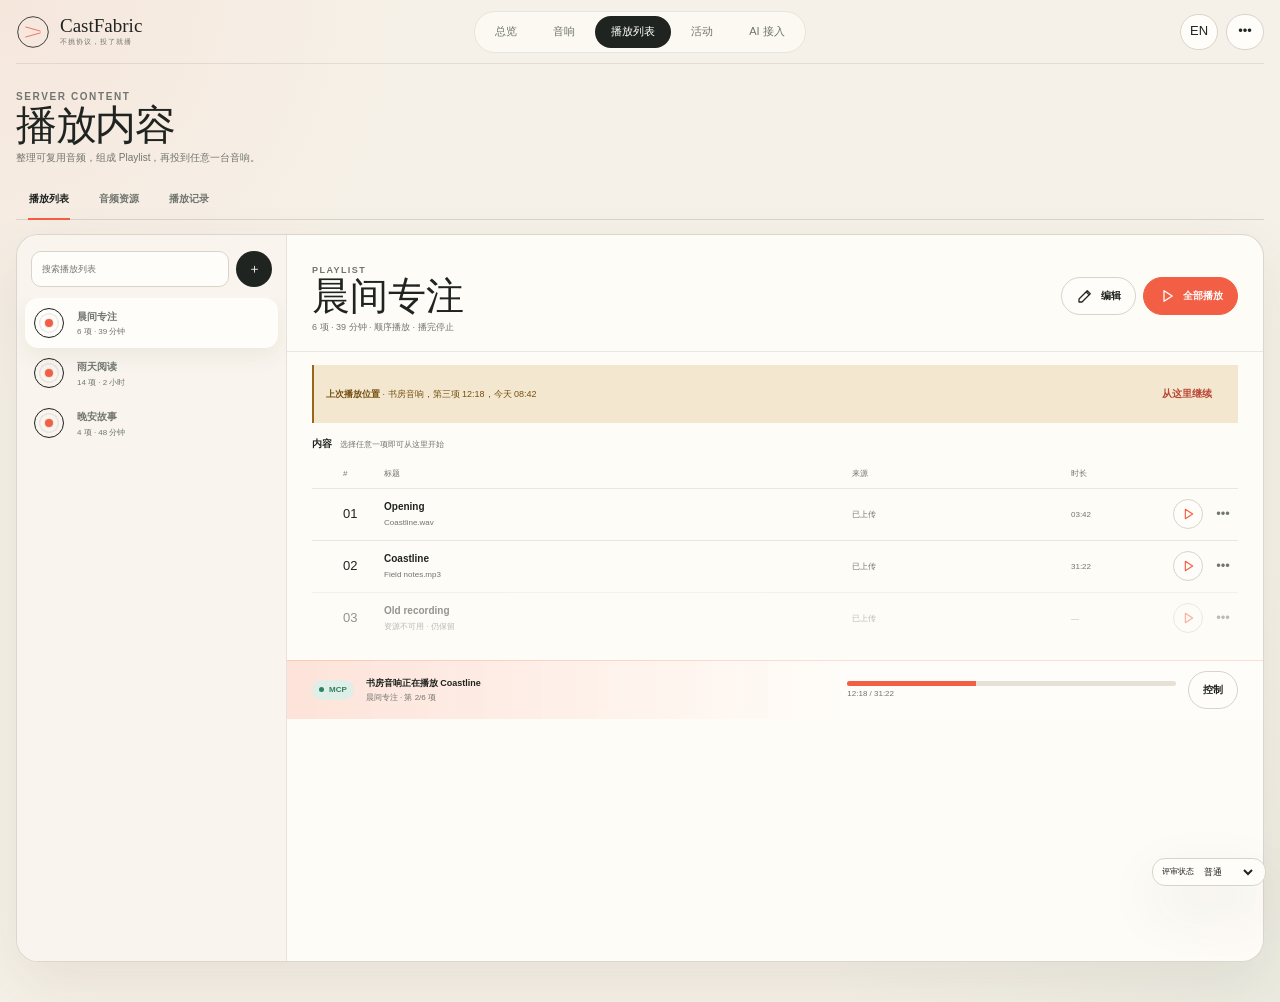
<file: docs/prototypes/castfabric-server-playlists-product-flow-v3.html>
<!doctype html>
<html lang="zh-CN">
<head>
  <meta charset="utf-8">
  <meta name="viewport" content="width=device-width,initial-scale=1">
  <title>CastFabric · 内容功能原型 v3</title>
  <style>
    :root{--bg:#f6f1e8;--paper:#fffdf9;--paper2:#fbf7f0;--ink:#202421;--muted:#70756f;--faint:#a3a59f;--line:#d9d3c9;--soft:rgba(48,54,49,.1);--red:#f35f45;--red2:#b94634;--redp:#fde3d9;--green:#2f8064;--greenp:#dfeee7;--amber:#9b661c;--amberp:#f4e7cf;--danger:#a33d32;--shadow:0 22px 60px rgba(67,52,37,.09);--serif:Baskerville,"Songti SC",STSong,serif;--sans:"Avenir Next","PingFang SC","Microsoft YaHei",sans-serif;--header:64px}
    *{box-sizing:border-box}html,body{margin:0;min-height:100%}body{background:radial-gradient(circle at 0 0,rgba(243,95,69,.07),transparent 25%),radial-gradient(circle at 100% 100%,rgba(47,128,100,.05),transparent 28%),var(--bg);color:var(--ink);font:13px/1.45 var(--sans);-webkit-font-smoothing:antialiased}button,input,textarea,select{font:inherit;color:inherit}button{cursor:pointer}:focus-visible{outline:2px solid var(--red);outline-offset:2px}.shell{width:min(1420px,calc(100% - 32px));margin:auto}.header{height:var(--header);display:grid;grid-template-columns:1fr auto 1fr;align-items:center;border-bottom:1px solid var(--soft)}.brand{display:flex;align-items:center;gap:10px}.brand svg{width:34px;height:34px}.brand strong{display:block;font:500 19px/1 var(--serif)}.brand small{display:block;margin-top:2px;color:var(--muted);font-size:7px;letter-spacing:.15em}.main-nav,.content-nav{display:flex;gap:4px}.main-nav{padding:4px;border:1px solid var(--soft);border-radius:999px;background:rgba(255,253,249,.65)}.main-nav button,.content-nav button{border:0;background:transparent;color:var(--muted)}.main-nav button{height:32px;padding:0 16px;border-radius:999px;font-size:11px}.main-nav button.active{background:var(--ink);color:#fff}.header-actions{justify-self:end;display:flex;gap:8px}.circle{width:38px;height:36px;border:1px solid var(--line);border-radius:999px;background:var(--paper)}.page{padding:20px 0 40px}.topline{display:flex;align-items:flex-end;justify-content:space-between;gap:20px;margin-bottom:14px}.eyebrow{margin:0 0 4px;color:var(--red);font-size:8px;font-weight:800;letter-spacing:.16em}.topline h1{margin:0;font:500 clamp(32px,3.2vw,46px)/1 var(--serif);letter-spacing:-.035em}.topline p{margin:6px 0 0;color:var(--muted);font-size:10px}.content-nav{align-items:center;border-bottom:1px solid var(--line)}.content-nav button{position:relative;height:39px;padding:0 13px;font-size:10px;font-weight:750}.content-nav button.active{color:var(--ink)}.content-nav button.active:after{content:"";position:absolute;left:12px;right:12px;bottom:-1px;height:2px;background:var(--red)}.subview{display:none;padding-top:14px}.subview.active{display:block}.primary,.secondary,.quiet,.danger{min-height:38px;padding:0 14px;border-radius:999px;font-size:10px;font-weight:750}.primary{border:1px solid var(--red);background:var(--red);color:#fff}.secondary{border:1px solid var(--line);background:var(--paper)}.quiet{border:0;background:transparent;color:var(--red2)}.danger{border:1px solid rgba(163,61,50,.3);background:#fff6f3;color:var(--danger)}.icon{width:18px;height:18px;fill:none;stroke:currentColor;stroke-width:1.7;stroke-linecap:round;stroke-linejoin:round}.button-icon{display:inline-flex;align-items:center;justify-content:center;gap:7px}.panel{border:1px solid rgba(69,63,53,.2);border-radius:22px;background:rgba(255,253,249,.9);box-shadow:var(--shadow)}.status{display:inline-flex;align-items:center;gap:5px;padding:4px 7px;border-radius:999px;background:var(--greenp);color:var(--green);font-size:8px;font-weight:800}.status:before{content:"";width:5px;height:5px;border-radius:50%;background:currentColor}.status.warn{background:var(--amberp);color:var(--amber)}.status.off{background:#ece9e3;color:var(--muted)}
    .playlist-layout{height:calc(100dvh - 172px);min-height:590px;display:grid;grid-template-columns:270px minmax(0,1fr);overflow:hidden}.playlist-index{display:grid;grid-template-rows:auto 1fr;border-right:1px solid var(--soft);background:rgba(246,241,232,.55)}.index-head{padding:16px 14px 11px;display:flex;gap:7px}.search{min-width:0;flex:1;height:36px;padding:0 10px;border:1px solid var(--line);border-radius:10px;background:var(--paper);font-size:9px}.new{width:36px;height:36px;border:0;border-radius:50%;background:var(--ink);color:white}.list{overflow:auto;padding:0 8px 12px}.list-item{width:100%;display:grid;grid-template-columns:34px minmax(0,1fr);align-items:center;gap:9px;padding:10px 9px;border:0;border-radius:13px;background:transparent;text-align:left}.list-item.active{background:var(--paper);box-shadow:0 8px 22px rgba(68,52,35,.07)}.list-item strong{display:block;font-size:10px}.list-item span{display:block;margin-top:2px;color:var(--muted);font-size:8px}.disc{position:relative;width:30px;height:30px;border:1px solid var(--ink);border-radius:50%;background:repeating-radial-gradient(circle,transparent 0 3px,rgba(32,36,33,.08) 4px 5px)}.disc:after{content:"";position:absolute;inset:10px;border-radius:50%;background:var(--red)}.playlist-detail{min-width:0;overflow:auto}.hero{display:grid;grid-template-columns:minmax(0,1fr) auto;align-items:center;gap:18px;padding:23px 25px 17px;border-bottom:1px solid var(--soft)}.hero h2{margin:0;font:500 clamp(28px,3vw,40px)/1 var(--serif)}.hero p{margin:6px 0 0;color:var(--muted);font-size:9px}.hero-actions{display:flex;gap:7px}.resume{display:flex;align-items:center;justify-content:space-between;gap:12px;margin:13px 25px 0;padding:10px 12px;border-left:2px solid var(--amber);background:var(--amberp);color:#735013;font-size:9px}.section-head{display:flex;align-items:center;gap:8px;padding:14px 25px 7px}.section-head h3{margin:0;font-size:10px}.section-head span{margin-right:auto;color:var(--muted);font-size:8px}.tracks{padding:0 25px 16px}.track-head,.track{display:grid;grid-template-columns:22px 32px minmax(180px,1.2fr) minmax(100px,.55fr) 70px 88px;align-items:center;gap:9px}.track-head{height:29px;color:var(--muted);font-size:8px}.track{min-height:52px;border-top:1px solid var(--soft)}.track strong{display:block;font-size:10px}.track small{display:block;margin-top:2px;color:var(--muted);font-size:8px}.track .meta{color:var(--muted);font-size:8px}.track-actions{display:flex;justify-content:flex-end;gap:5px}.play-button,.row-button{display:inline-flex;align-items:center;justify-content:center;width:30px;height:30px;border-radius:50%}.play-button{border:1px solid var(--line);background:var(--paper);color:var(--red)}.row-button{border:0;background:transparent;color:var(--muted)}.track.disabled{opacity:.48}.active-run{display:grid;grid-template-columns:auto minmax(150px,1fr) minmax(170px,.7fr) auto;align-items:center;gap:12px;padding:10px 25px;border-top:1px solid rgba(243,95,69,.2);background:linear-gradient(90deg,var(--redp),rgba(255,253,249,.96) 58%)}.active-run strong{display:block;font-size:9px}.active-run small{display:block;margin-top:2px;color:var(--muted);font-size:8px}.progress{height:5px;border-radius:999px;background:#e7e0d7;overflow:hidden}.progress i{display:block;width:39%;height:100%;background:var(--red)}
    .edit-view{display:none;padding:22px 25px 82px}.editing .read-view{display:none}.editing .edit-view{display:block}.form-grid{display:grid;grid-template-columns:1fr 1fr;gap:13px}.field{display:grid;gap:5px}.field.wide{grid-column:1/-1}.field label{font-size:8px;font-weight:800}.field input,.field textarea,.field select{width:100%;border:1px solid var(--line);border-radius:10px;background:var(--paper);font-size:10px}.field input,.field select{height:38px;padding:0 10px}.field textarea{min-height:68px;padding:9px 10px;resize:vertical}.edit-items{margin-top:19px;border-top:1px solid var(--line)}.edit-row{display:grid;grid-template-columns:22px 34px minmax(170px,1fr) minmax(130px,.65fr) auto;align-items:center;gap:9px;min-height:58px;border-bottom:1px solid var(--soft)}.drag{color:var(--faint)}.edit-row input{height:34px;padding:0 9px;border:1px solid var(--line);border-radius:9px;background:var(--paper);font-size:9px}.savebar{position:absolute;left:270px;right:0;bottom:0;display:none;align-items:center;justify-content:space-between;padding:11px 25px;border-top:1px solid var(--line);background:rgba(255,253,249,.96);box-shadow:0 -12px 35px rgba(50,45,39,.06)}.playlist-layout{position:relative}.editing .savebar{display:flex}.savebar span{color:var(--muted);font-size:8px}.save-actions{display:flex;gap:7px}
    .toolbar{display:flex;align-items:center;gap:7px;margin-bottom:10px}.toolbar .search{max-width:310px}.toolbar .spacer{flex:1}.filter{height:36px;padding:0 10px;border:1px solid var(--line);border-radius:10px;background:var(--paper);font-size:9px}.resource-table,.history-table{overflow:hidden}.table-head,.resource-row{display:grid;grid-template-columns:minmax(190px,1.2fr) 105px 90px 100px 110px 80px;align-items:center;gap:12px;padding:0 16px}.table-head{min-height:37px;border-bottom:1px solid var(--soft);color:var(--muted);font-size:8px;font-weight:800}.resource-row{min-height:64px;border-bottom:1px solid var(--soft)}.resource-row:last-child{border:0}.resource-name{display:flex;align-items:center;gap:10px}.file-icon{display:grid;place-items:center;width:32px;height:38px;border:1px solid var(--line);border-radius:6px;background:var(--paper2);color:var(--red)}.resource-name strong{display:block;font-size:10px}.resource-name span,.resource-row .cell{display:block;margin-top:2px;color:var(--muted);font-size:8px}.resource-actions{display:flex;justify-content:flex-end}.pager{display:flex;align-items:center;justify-content:space-between;padding:11px 16px;border-top:1px solid var(--soft);color:var(--muted);font-size:8px}.history-head,.history-row{display:grid;grid-template-columns:120px minmax(190px,1.2fr) minmax(130px,.6fr) 110px 100px;align-items:center;gap:12px;padding:0 16px}.history-head{height:37px;border-bottom:1px solid var(--soft);color:var(--muted);font-size:8px;font-weight:800}.history-row{min-height:61px;border-bottom:1px solid var(--soft)}.history-row:last-child{border:0}.history-row strong{display:block;font-size:9px}.history-row span{display:block;margin-top:2px;color:var(--muted);font-size:8px}
    .overlay{position:fixed;z-index:30;inset:0;display:none;background:rgba(32,36,33,.28);backdrop-filter:blur(3px)}.overlay.open{display:block}.dialog{position:absolute;left:50%;top:50%;width:min(580px,calc(100% - 28px));max-height:calc(100dvh - 30px);overflow:auto;transform:translate(-50%,-50%);border:1px solid rgba(70,64,54,.25);border-radius:22px;background:var(--paper);box-shadow:0 30px 90px rgba(32,36,33,.19)}.dialog.large{width:min(760px,calc(100% - 28px))}.dialog-head{display:flex;align-items:flex-start;justify-content:space-between;gap:15px;padding:18px 20px 13px;border-bottom:1px solid var(--soft)}.dialog-head h2{margin:0;font:500 25px/1 var(--serif)}.dialog-head p{margin:5px 0 0;color:var(--muted);font-size:8px}.close{width:34px;height:34px;border:1px solid var(--line);border-radius:50%;background:var(--paper)}.dialog-body{padding:15px 20px}.dialog-actions{display:flex;align-items:center;justify-content:flex-end;gap:7px;padding:11px 20px 17px}.option{width:100%;display:grid;grid-template-columns:20px minmax(0,1fr) auto;align-items:center;gap:10px;padding:10px 8px;border:1px solid transparent;border-radius:13px;background:transparent;text-align:left}.option.selected{border-color:rgba(243,95,69,.35);background:var(--redp)}.option[disabled]{cursor:not-allowed;opacity:.45}.radio,.check{width:17px;height:17px;border:1px solid var(--line);background:#fff}.radio{border-radius:50%}.selected .radio{border:5px solid var(--red)}.check{border-radius:4px}.selected .check{display:grid;place-items:center;border-color:var(--red);background:var(--red);color:#fff}.option strong{display:block;font-size:9px}.option span{display:block;margin-top:2px;color:var(--muted);font-size:8px}.warning{margin:10px 8px 0;padding:9px 10px;border-radius:10px;background:var(--amberp);color:#735013;font-size:8px}.picker-tools{display:flex;gap:7px;margin-bottom:9px}.picker-tools .search{max-width:none}.chosen{margin-right:auto;color:var(--muted);font-size:8px}.metadata{display:grid;grid-template-columns:1fr 1fr;gap:12px}.metadata .wide{grid-column:1/-1}.system-facts{margin-top:14px;padding:11px;border:1px solid var(--line);border-radius:12px;background:var(--paper2)}.fact{display:flex;justify-content:space-between;gap:15px;padding:6px 0;border-bottom:1px solid var(--soft);font-size:8px}.fact:last-child{border:0}.fact span{color:var(--muted)}.conflict-actions{display:grid;grid-template-columns:1fr 1fr;gap:8px}.state-page{display:none;min-height:440px;place-items:center;text-align:center}.state-page strong{font:500 24px/1.2 var(--serif)}.state-page p{max-width:390px;margin:7px auto 13px;color:var(--muted);font-size:9px}.skeleton{width:min(450px,76vw);height:13px;border-radius:999px;background:linear-gradient(90deg,#ece7df,#faf7f1,#ece7df);background-size:200% 100%;animation:shine 1.4s linear infinite}@keyframes shine{to{background-position:-200% 0}}body[data-scenario=empty] .content-shell,body[data-scenario=loading] .content-shell,body[data-scenario=storage] .content-shell{display:none}body[data-scenario=empty] .state-page.empty,body[data-scenario=loading] .state-page.loading,body[data-scenario=storage] .state-page.storage{display:grid}.review{position:fixed;z-index:5;right:14px;bottom:14px;display:flex;align-items:center;gap:6px;padding:7px 9px;border:1px solid var(--line);border-radius:13px;background:rgba(255,253,249,.95);box-shadow:var(--shadow);font-size:8px}.review select{border:0;background:transparent;font-size:9px}
    @media(max-width:850px){:root{--header:108px}.shell{width:min(100% - 24px,760px)}.header{height:var(--header);grid-template-columns:1fr auto;grid-template-rows:60px 48px}.main-nav{grid-column:1/-1;grid-row:2;max-width:100%;overflow:auto}.header-actions{grid-column:2;grid-row:1}.playlist-layout{height:auto;min-height:640px;grid-template-columns:220px minmax(0,1fr)}.track-head{display:none}.track{grid-template-columns:22px 28px minmax(0,1fr) auto}.track>.meta{display:none}.edit-row{grid-template-columns:20px 28px 1fr auto}.edit-row>span:nth-child(4){display:none}.table-head{display:none}.resource-row{grid-template-columns:minmax(170px,1fr) 90px 80px}.resource-row>.cell:nth-of-type(3),.resource-row>.cell:nth-of-type(4){display:none}.history-head{display:none}.history-row{grid-template-columns:100px 1fr 90px}.history-row>div:nth-child(3){display:none}.active-run{grid-template-columns:auto 1fr auto}.active-run .progress{display:none}}
    @media(max-width:600px){.brand small{display:none}.main-nav button{padding:0 11px}.main-nav button:nth-last-child(-n+2){display:none}.topline{align-items:flex-start;flex-direction:column}.content-nav{overflow:auto}.content-nav button{white-space:nowrap}.playlist-layout{display:block;border-radius:18px}.playlist-index{border-right:0;border-bottom:1px solid var(--soft)}.list{display:flex;gap:6px;overflow:auto;padding:0 9px 11px}.list-item{min-width:175px}.hero{grid-template-columns:1fr;padding:18px 15px 13px}.hero-actions{width:100%}.hero-actions .primary{flex:1}.resume,.section-head,.tracks,.edit-view{margin-left:0;margin-right:0;padding-left:15px;padding-right:15px}.resume{align-items:flex-start;flex-direction:column}.track{grid-template-columns:18px 25px 1fr auto}.track-actions .row-button{display:none}.active-run{padding:10px 15px}.active-run>.status{display:none}.form-grid,.metadata{grid-template-columns:1fr}.field.wide,.metadata .wide{grid-column:1}.savebar{position:sticky;left:auto;right:auto}.toolbar{align-items:stretch;flex-wrap:wrap}.toolbar .search{max-width:none;width:100%;flex-basis:100%}.resource-row{grid-template-columns:1fr 80px}.resource-row>.cell{display:none}.history-row{grid-template-columns:86px 1fr}.history-row>.status{display:none}.review{left:12px;right:12px;justify-content:center}.picker-tools{flex-wrap:wrap}.picker-tools .search{flex-basis:100%}.dialog{width:calc(100% - 18px)}}
    [hidden]{display:none!important}.primary:disabled{cursor:not-allowed;opacity:.45}
  </style>
</head>
<body data-scenario="normal">
  <svg width="0" height="0" style="position:absolute"><symbol id="i-play" viewBox="0 0 24 24"><path d="M8 5l11 7-11 7z"/></symbol><symbol id="i-edit" viewBox="0 0 24 24"><path d="M4 20h4L19 9l-4-4L4 16zM13.5 6.5l4 4"/></symbol><symbol id="i-upload" viewBox="0 0 24 24"><path d="M12 16V4m0 0L7 9m5-5l5 5M5 20h14"/></symbol><symbol id="i-link" viewBox="0 0 24 24"><path d="M10 13a5 5 0 007 0l2-2a5 5 0 00-7-7l-1 1m3 6a5 5 0 01-7 0l-2-2a5 5 0 017-7l1 1"/></symbol><symbol id="i-file" viewBox="0 0 24 24"><path d="M6 3h8l4 4v14H6zM14 3v5h5M9 14h6M9 17h4"/></symbol><symbol id="i-grip" viewBox="0 0 24 24"><circle cx="8" cy="7" r="1"/><circle cx="16" cy="7" r="1"/><circle cx="8" cy="12" r="1"/><circle cx="16" cy="12" r="1"/><circle cx="8" cy="17" r="1"/><circle cx="16" cy="17" r="1"/></symbol></svg>
  <header class="shell header"><div class="brand"><svg viewBox="0 0 40 40"><circle cx="20" cy="20" r="18" fill="none" stroke="currentColor"/><path d="M11 14l18 5M11 26l18-5" fill="none" stroke="var(--red)"/></svg><div><strong>CastFabric</strong><small data-i18n="slogan">不挑协议，投了就播</small></div></div><nav class="main-nav"><button data-i18n="overview">总览</button><button data-i18n="speakers">音响</button><button class="active" data-i18n="playlists">播放列表</button><button data-i18n="activity">活动</button><button>AI <span data-i18n="access">接入</span></button></nav><div class="header-actions"><button class="circle" id="language">EN</button><button class="circle">•••</button></div></header>
  <main class="shell page"><header class="topline"><div><p class="eyebrow">SERVER CONTENT</p><h1 data-i18n="contentTitle">播放内容</h1><p data-i18n="contentIntro">整理可复用音频，组成 Playlist，再投到任意一台音响。</p></div></header><nav class="content-nav"><button class="active" data-view="playlists" data-i18n="playlists">播放列表</button><button data-view="resources" data-i18n="resources">音频资源</button><button data-view="history" data-i18n="history">播放记录</button></nav>
    <div class="content-shell">
      <section class="subview active" id="view-playlists"><div class="panel playlist-layout" id="playlistWorkspace"><aside class="playlist-index"><div class="index-head"><input class="search" placeholder="搜索播放列表" data-i18n-placeholder="searchPlaylists"><button class="new" data-new-playlist data-action="playlist.create" aria-label="新建">＋</button></div><div class="list"><button class="list-item active"><i class="disc"></i><span><strong data-i18n="morning">晨间专注</strong><span data-i18n="sixItems">6 项 · 39 分钟</span></span></button><button class="list-item"><i class="disc"></i><span><strong data-i18n="rain">雨天阅读</strong><span data-i18n="fourteenItems">14 项 · 2 小时</span></span></button><button class="list-item"><i class="disc"></i><span><strong data-i18n="stories">晚安故事</strong><span data-i18n="fourItems">4 项 · 48 分钟</span></span></button></div></aside><article class="playlist-detail"><div class="read-view"><header class="hero"><div><p class="eyebrow">PLAYLIST</p><h2 data-i18n="morning">晨间专注</h2><p><span data-i18n="sixItemsLong">6 项 · 39 分钟</span> · <span data-i18n="sequenceStop">顺序播放 · 播完停止</span></p></div><div class="hero-actions"><button class="secondary button-icon" data-edit-playlist data-action="playlist.edit"><svg class="icon"><use href="#i-edit"/></svg><span data-i18n="edit">编辑</span></button><button class="primary button-icon" data-play="all" data-action="playlist.play_all"><svg class="icon"><use href="#i-play"/></svg><span data-i18n="playAll">全部播放</span></button></div></header><div class="resume"><span><strong data-i18n="lastPosition">上次播放位置</strong> · <span data-i18n="resumeCopy">书房音响，第三项 12:18，今天 08:42</span></span><button class="quiet" data-play="resume" data-action="playlist.play_all" data-i18n="resume">从这里继续</button></div><div class="section-head"><h3 data-i18n="content">内容</h3><span data-i18n="viewHint">选择任意一项即可从这里开始</span></div><div class="tracks"><div class="track-head"><span></span><span>#</span><span data-i18n="title">标题</span><span data-i18n="source">来源</span><span data-i18n="duration">时长</span><span></span></div><article class="track"><span></span><span>01</span><div><strong>Opening</strong><small>Coastline.wav</small></div><span class="meta" data-i18n="uploaded">已上传</span><span class="meta">03:42</span><div class="track-actions"><button class="play-button" data-play="item" data-item="Opening" data-action="playlist.play_item" aria-label="播放"><svg class="icon"><use href="#i-play"/></svg></button><button class="row-button">•••</button></div></article><article class="track"><span></span><span>02</span><div><strong>Coastline</strong><small>Field notes.mp3</small></div><span class="meta" data-i18n="uploaded">已上传</span><span class="meta">31:22</span><div class="track-actions"><button class="play-button" data-play="item" data-item="Coastline" data-action="playlist.play_item" aria-label="播放"><svg class="icon"><use href="#i-play"/></svg></button><button class="row-button">•••</button></div></article><article class="track disabled"><span></span><span>03</span><div><strong>Old recording</strong><small data-i18n="unavailableKeep">资源不可用 · 仍保留</small></div><span class="meta" data-i18n="uploaded">已上传</span><span class="meta">—</span><div class="track-actions"><button class="play-button" disabled><svg class="icon"><use href="#i-play"/></svg></button><button class="row-button">•••</button></div></article></div><footer class="active-run"><span class="status">MCP</span><div><strong data-i18n="playingStudy">书房音响正在播放 Coastline</strong><small data-i18n="itemTwo">晨间专注 · 第 2/6 项</small></div><div><div class="progress"><i></i></div><small>12:18 / 31:22</small></div><button class="secondary" data-i18n="controls">控制</button></footer></div>
        <div class="edit-view"><header class="topline"><div><p class="eyebrow">EDIT PLAYLIST</p><h2 data-i18n="editPlaylist">编辑播放列表</h2><p data-i18n="editIntro">名称、播放方式和内容在一次保存中提交。</p></div></header><div class="form-grid"><div class="field"><label data-i18n="name">名称</label><input value="晨间专注" data-field="playlist.name"></div><div class="field"><label data-i18n="description">说明</label><input value="工作日早晨的轻音乐"></div><div class="field"><label data-i18n="order">默认顺序</label><select><option data-i18n="sequential">顺序播放</option><option data-i18n="random">随机播放</option></select></div><div class="field"><label data-i18n="repeat">播放结束</label><select><option data-i18n="stopAtEnd">停止</option><option data-i18n="repeatAll">列表循环</option></select></div></div><div class="section-head" style="padding-left:0;padding-right:0"><h3 data-i18n="items">列表内容</h3><span data-i18n="itemTitleHint">标题为空时使用音频资源名称</span><button class="secondary" data-add-content data-action="playlist.add_content" data-i18n="addContent">＋ 添加内容</button></div><div class="edit-items"><div class="edit-row"><svg class="icon drag"><use href="#i-grip"/></svg><span>01</span><input value="Opening" aria-label="item title"><span>Coastline.wav</span><button class="danger" data-i18n="remove">移除</button></div><div class="edit-row"><svg class="icon drag"><use href="#i-grip"/></svg><span>02</span><input value="Coastline" aria-label="item title"><span>Field notes.mp3</span><button class="danger" data-active-edit data-i18n="remove">移除</button></div></div></div><footer class="savebar"><span data-i18n="unsaved">有未保存的更改 · revision 12</span><div class="save-actions"><button class="secondary" data-cancel-edit data-i18n="cancel">取消</button><button class="primary" data-save-edit data-action="playlist.save" data-i18n="save">保存更改</button></div></footer></article></div></div></section>
      <section class="subview" id="view-resources">
        <div class="toolbar"><input class="search" data-action="asset.search" data-i18n-placeholder="searchResources" placeholder="搜索名称、说明、标签或原文件名"><select class="filter" data-action="asset.filter"><option data-i18n="allSources">全部来源</option><option data-i18n="uploadedFiles">上传文件</option><option data-i18n="externalUrls">外部 URL</option></select><select class="filter" data-action="asset.filter"><option data-i18n="availableOnly">仅可用</option><option data-i18n="unavailable">不可用</option><option data-i18n="allStatus">全部状态</option></select><select class="filter"><option data-i18n="recentUsed">最近使用</option><option data-i18n="recentAdded">最近添加</option><option data-i18n="sortName">名称</option></select><span class="spacer"></span><button class="secondary button-icon" data-upload><svg class="icon"><use href="#i-upload"/></svg><span data-i18n="upload">上传</span></button><button class="primary button-icon" data-add-url><svg class="icon"><use href="#i-link"/></svg><span data-i18n="addUrl">添加 URL</span></button></div>
        <div class="panel resource-table"><div class="table-head"><span data-i18n="resource">音频资源</span><span data-i18n="type">类型</span><span data-i18n="duration">时长</span><span data-i18n="references">引用</span><span data-i18n="lastUsed">最近播放</span><span></span></div>
          <article class="resource-row"><div class="resource-name"><i class="file-icon"><svg class="icon"><use href="#i-file"/></svg></i><span><strong>Coastline</strong><span data-i18n="coastDesc">轻音乐开场 · 专注</span></span></div><span class="cell">WAV · 12.4 MB</span><span class="cell">03:42</span><span class="cell" data-i18n="onePlaylist">1 个 Playlist</span><span class="cell" data-field="media_asset.last_used_at" data-i18n="today">今天</span><div class="resource-actions"><button class="play-button" data-play="resource" data-item="Coastline" data-action="asset.play" aria-label="播放" data-i18n-aria="play"><svg class="icon"><use href="#i-play"/></svg></button><button class="row-button" data-edit-resource data-resource-name="Coastline" data-resource-kind="upload" data-description-zh="适合工作日早晨的轻音乐开场" data-description-en="A light opening for weekday mornings" data-tags-zh="专注, 清晨" data-tags-en="Focus, Morning" data-original="coastline-final-v2.wav" data-info="WAV · 12.4 MB · 03:42" data-references="onePlaylist" data-action="asset.edit" aria-label="编辑" data-i18n-aria="edit">•••</button></div></article>
          <article class="resource-row"><div class="resource-name"><i class="file-icon"><svg class="icon"><use href="#i-link"/></svg></i><span><strong>First light</strong><span data-i18n="urlDesc">外部来源 · 清晨</span></span></div><span class="cell">URL</span><span class="cell">04:08</span><span class="cell" data-i18n="twoPlaylists">2 个 Playlist</span><span class="cell" data-i18n="yesterday">昨天</span><div class="resource-actions"><button class="play-button" data-play="resource" data-item="First light" data-action="asset.play" aria-label="播放" data-i18n-aria="play"><svg class="icon"><use href="#i-play"/></svg></button><button class="row-button" data-edit-resource data-resource-name="First light" data-resource-kind="url" data-description-zh="清晨电台的固定开场" data-description-en="Opening theme for the morning radio" data-tags-zh="清晨, 电台" data-tags-en="Morning, Radio" data-original="—" data-info="URL · 04:08" data-references="twoPlaylists" data-action="asset.edit" aria-label="编辑" data-i18n-aria="edit">•••</button></div></article>
          <article class="resource-row"><div class="resource-name"><i class="file-icon"><svg class="icon"><use href="#i-file"/></svg></i><span><strong>Old recording</strong><span class="status warn" data-i18n="unavailable">不可用</span></span></div><span class="cell">MP3 · 8.1 MB</span><span class="cell">—</span><span class="cell" data-i18n="onePlaylist">1 个 Playlist</span><span class="cell" data-i18n="never">从未</span><div class="resource-actions"><button class="play-button" disabled aria-label="不可播放" data-i18n-aria="cannotPlay"><svg class="icon"><use href="#i-play"/></svg></button><button class="row-button" data-edit-resource data-resource-name="Old recording" data-resource-kind="upload" data-description-zh="旧录音，源文件当前不可读取" data-description-en="Old recording; source file cannot be read" data-tags-zh="旧录音" data-tags-en="Archive" data-original="old-recording.mp3" data-info="MP3 · 8.1 MB · 不可用" data-info-en="MP3 · 8.1 MB · Unavailable" data-references="onePlaylist" data-action="asset.edit" aria-label="编辑" data-i18n-aria="edit">•••</button></div></article>
          <footer class="pager"><span data-i18n="resourceCount">显示 1–3，共 128 项</span><span><button class="quiet" disabled>←</button><button class="quiet">→</button></span></footer>
        </div>
      </section>
      <section class="subview" id="view-history"><div class="toolbar"><input class="search" data-i18n-placeholder="searchHistory" placeholder="筛选 Playlist、资源或音响"><select class="filter"><option data-i18n="allResults">全部结果</option><option data-i18n="completed">已完成</option><option data-i18n="interrupted">已中断</option><option data-i18n="failed">失败</option></select></div><div class="panel history-table"><div class="history-head"><span data-i18n="startTime">开始时间</span><span data-i18n="playedContent">播放内容</span><span data-i18n="speaker">音响</span><span data-i18n="elapsed">持续时间</span><span data-i18n="result">结果</span></div><article class="history-row"><time data-i18n="todayTime">今天 08:42</time><div><strong data-i18n="morning">晨间专注</strong><span>Coastline · 12:18 / 31:22</span></div><div><strong data-i18n="study">书房音响</strong><span>MCP</span></div><span>14:05</span><span class="status warn" data-i18n="interrupted">已中断</span></article><article class="history-row"><time data-i18n="yesterdayTime">昨天 19:41</time><div><strong data-i18n="rain">雨天阅读</strong><span>Opening → First light</span></div><div><strong data-i18n="living">客厅音响</strong><span>MCP</span></div><span>39:12</span><span class="status" data-i18n="completed">已完成</span></article><article class="history-row"><time data-i18n="mondayTime">周一 07:56</time><div><strong>Coastline.wav</strong><span data-i18n="singleResource">单个音频资源</span></div><div><strong data-i18n="study">书房音响</strong><span>Web</span></div><span>02:11</span><span class="status off" data-i18n="stopped">手动停止</span></article></div></section>
    </div><div class="state-page empty"><div><strong data-i18n="emptyTitle">还没有内容</strong><p data-i18n="emptyBody">创建 Playlist，或先上传一个以后可以复用的音频资源。</p><button class="primary" data-i18n="createPlaylist">创建 Playlist</button></div></div><div class="state-page loading"><div><div class="skeleton"></div><p data-i18n="loading">正在读取内容…</p></div></div><div class="state-page storage"><div><strong data-i18n="storageTitle">内容存储暂时不可用</strong><p data-i18n="storageBody">没有开始新的播放；当前音响上的声音不会被自动停止。</p><button class="secondary" data-i18n="retry">重试</button></div></div>
  </main>
  <div class="overlay" id="assetPicker"><section class="dialog large"><header class="dialog-head"><div><p class="eyebrow">ADD CONTENT</p><h2 data-i18n="chooseResources">选择音频资源</h2><p data-i18n="pickerIntro">搜索并多选；上传和 URL 完成后回到这里。</p></div><button class="close" data-close>×</button></header><div class="dialog-body"><div class="picker-tools"><input class="search" data-i18n-placeholder="searchResourcesShort" placeholder="搜索音频资源"><select class="filter"><option data-i18n="availableOnly">仅可用</option><option data-i18n="uploadedFiles">上传文件</option><option data-i18n="externalUrls">外部 URL</option></select><button class="secondary button-icon" data-upload><svg class="icon"><use href="#i-upload"/></svg><span data-i18n="upload">上传</span></button><button class="secondary button-icon" data-add-url><svg class="icon"><use href="#i-link"/></svg><span data-i18n="url">URL</span></button></div><button class="option selected" data-select-asset><i class="check">✓</i><span><strong>Coastline</strong><span data-i18n="coastMeta">WAV · 03:42 · 专注</span></span><span data-i18n="today">今天</span></button><button class="option" data-select-asset><i class="check"></i><span><strong>First light</strong><span data-i18n="lightMeta">URL · 04:08 · 清晨</span></span><span data-i18n="yesterday">昨天</span></button><button class="option" data-select-asset><i class="check"></i><span><strong>Field notes</strong><span>MP3 · 31:22</span></span><span data-i18n="weekAgo">一周前</span></button></div><footer class="dialog-actions"><span class="chosen" data-selected-count>已选择 1 项</span><button class="secondary" data-close data-i18n="cancel">取消</button><button class="primary" data-close data-add-selected>添加 1 项</button></footer></section></div>
  <div class="overlay" id="resourceEditor"><section class="dialog"><header class="dialog-head"><div><p class="eyebrow">AUDIO RESOURCE</p><h2 data-i18n="editResource">编辑音频资源</h2><p data-i18n="metadataIntro">只编辑人能理解的信息；文件事实由系统维护。</p></div><button class="close" data-close>×</button></header><div class="dialog-body"><div class="metadata"><div class="field wide"><label data-i18n="displayName">展示名称</label><input value="Coastline" data-editor-display data-field="media_asset.display_name"></div><div class="field wide"><label data-i18n="description">说明</label><textarea data-editor-description data-field="media_asset.description">适合工作日早晨的轻音乐开场</textarea></div><div class="field wide"><label data-i18n="tags">标签</label><input value="专注, 清晨" data-editor-tags data-field="media_asset.tags"></div><div class="field wide url-field" hidden><label data-i18n="externalUrl">外部 URL</label><input value="https://audio.example/first-light?token=••••"></div></div><div class="system-facts"><div class="fact"><span data-i18n="originalFilename">原始文件名</span><strong data-editor-original data-field="media_asset.original_filename">coastline-final-v2.wav</strong></div><div class="fact"><span data-i18n="systemInfo">格式与大小</span><strong data-editor-info>WAV · 12.4 MB · 03:42</strong></div><div class="fact"><span data-i18n="usedBy">被引用</span><strong data-editor-references>1 个 Playlist</strong></div></div></div><footer class="dialog-actions"><button class="danger" data-i18n="delete">删除资源</button><span style="flex:1"></span><button class="secondary" data-close data-i18n="cancel">取消</button><button class="primary" data-close data-action="asset.edit" data-i18n="save">保存更改</button></footer></section></div>
  <div class="overlay" id="outputPicker"><section class="dialog"><header class="dialog-head"><div><p class="eyebrow">CHOOSE OUTPUT</p><h2 data-picker-title data-i18n="wherePlay">播放到哪台音响？</h2><p data-picker-copy data-i18n="fromStart">从第一项开始，顺序播放，播完停止。</p></div><button class="close" data-close>×</button></header><div class="dialog-body"><div class="form-grid" data-playlist-options style="margin-bottom:10px"><div class="field"><label data-i18n="order">本次顺序</label><select><option data-i18n="sequential">顺序播放</option><option data-i18n="random">随机播放</option></select></div><div class="field"><label data-i18n="repeat">播放结束</label><select><option data-i18n="stopAtEnd">停止</option><option data-i18n="repeatAll">列表循环</option></select></div></div><button class="option selected" data-output="study"><i class="radio"></i><span><strong data-i18n="study">书房音响</strong><span data-i18n="playingCurrent">正在播放 Coastline</span></span><span class="status">MCP</span></button><button class="option" data-output="living"><i class="radio"></i><span><strong data-i18n="living">客厅音响</strong><span data-i18n="readyNoSound">就绪 · 当前无播放</span></span><span class="status" data-i18n="ready">就绪</span></button><button class="option" disabled><i class="radio"></i><span><strong data-i18n="bedroom">卧室音响</strong><span data-i18n="offlineScan">本次扫描离线</span></span><span class="status off" data-i18n="offline">离线</span></button><div class="warning" data-output-warning data-i18n="replaceWarning">将停止书房音响当前播放，再开始这次播放。</div></div><footer class="dialog-actions"><button class="secondary" data-close data-i18n="cancel">取消</button><button class="primary" data-close data-confirm-play data-i18n="replacePlay">替换并播放</button></footer></section></div>
  <div class="overlay" id="conflict"><section class="dialog"><header class="dialog-head"><div><p class="eyebrow">ACTIVE ITEM CONFLICT</p><h2 data-i18n="conflictTitle">Coastline 正在书房音响播放</h2><p data-i18n="conflictIntro">保存会影响当前声音，请选择一次处理方式。</p></div><button class="close" data-close>×</button></header><div class="dialog-body"><div class="conflict-actions"><button class="secondary" data-close><strong data-i18n="keepSound">保留当前声音</strong><br><small data-i18n="keepHelp">播完后使用新定义</small></button><button class="secondary" data-close><strong data-i18n="reloadNow">立即重新加载</strong><br><small data-i18n="reloadHelp">从更新后的内容开头播放</small></button><button class="danger" data-close><strong data-i18n="stopPlayback">停止相关播放</strong><br><small data-i18n="stopHelp">保存后不再发声</small></button></div></div></section></div>
  <aside class="review"><span data-i18n="review">评审状态</span><select id="scenario"><option value="normal" data-i18n="normal">普通</option><option value="empty" data-i18n="empty">空</option><option value="loading" data-i18n="loadingShort">加载</option><option value="conflict" data-i18n="conflictShort">冲突</option><option value="unavailable" data-i18n="unavailable">资源不可用</option><option value="offline" data-i18n="offlineOutput">输出离线</option><option value="storage" data-i18n="storageShort">存储错误</option></select></aside>
  <script>
    const i18n={slogan:['不挑协议，投了就播','Cast freely. It just plays.'],overview:['总览','Overview'],speakers:['音响','Speakers'],playlists:['播放列表','Playlists'],activity:['活动','Activity'],access:['接入','Access'],contentTitle:['播放内容','Content'],contentIntro:['整理可复用音频，组成 Playlist，再投到任意一台音响。','Organize reusable audio into playlists, then play it on any speaker.'],resources:['音频资源','Audio resources'],history:['播放记录','Playback record'],searchPlaylists:['搜索播放列表','Search playlists'],morning:['晨间专注','Morning focus'],rain:['雨天阅读','Rainy reading'],stories:['晚安故事','Bedtime stories'],sixItems:['6 项 · 39 分钟','6 items · 39 min'],fourteenItems:['14 项 · 2 小时','14 items · 2 hr'],fourItems:['4 项 · 48 分钟','4 items · 48 min'],sixItemsLong:['6 项 · 39 分钟','6 items · 39 min'],sequenceStop:['顺序播放 · 播完停止','Sequential · stop at end'],edit:['编辑','Edit'],playAll:['全部播放','Play all'],lastPosition:['上次播放位置','Last position'],resumeCopy:['书房音响，第三项 12:18，今天 08:42','Study speaker, item 3 at 12:18, today 08:42'],resume:['从这里继续','Resume here'],content:['内容','Content'],viewHint:['选择任意一项即可从这里开始','Choose any item to start there'],title:['标题','Title'],source:['来源','Source'],duration:['时长','Duration'],uploaded:['已上传','Uploaded'],unavailableKeep:['资源不可用 · 仍保留','Unavailable · kept'],playingStudy:['书房音响正在播放 Coastline','Study speaker is playing Coastline'],itemTwo:['晨间专注 · 第 2/6 项','Morning focus · item 2/6'],controls:['控制','Controls'],editPlaylist:['编辑播放列表','Edit playlist'],editIntro:['名称、播放方式和内容在一次保存中提交。','Name, playback defaults, and content are saved together.'],name:['名称','Name'],description:['说明','Description'],order:['默认顺序','Default order'],sequential:['顺序播放','Sequential'],random:['随机播放','Random'],repeat:['播放结束','At the end'],stopAtEnd:['停止','Stop'],repeatAll:['列表循环','Repeat all'],items:['列表内容','Playlist content'],itemTitleHint:['标题为空时使用音频资源名称','Empty titles use the audio resource name'],addContent:['＋ 添加内容','＋ Add content'],remove:['移除','Remove'],unsaved:['有未保存的更改 · revision 12','Unsaved changes · revision 12'],cancel:['取消','Cancel'],save:['保存更改','Save changes'],searchResources:['搜索名称、说明、标签或原文件名','Search name, description, tags, or original filename'],allSources:['全部来源','All sources'],uploadedFiles:['上传文件','Uploaded files'],externalUrls:['外部 URL','External URLs'],availableOnly:['仅可用','Available only'],unavailable:['不可用','Unavailable'],allStatus:['全部状态','All statuses'],recentUsed:['最近使用','Recently used'],recentAdded:['最近添加','Recently added'],sortName:['名称','Name'],upload:['上传','Upload'],addUrl:['添加 URL','Add URL'],resource:['音频资源','Audio resource'],type:['类型','Type'],references:['引用','References'],lastUsed:['最近播放','Last played'],coastDesc:['轻音乐开场 · 专注','Light opening · Focus'],urlDesc:['外部来源 · 清晨','External source · Morning'],onePlaylist:['1 个 Playlist','1 playlist'],twoPlaylists:['2 个 Playlist','2 playlists'],today:['今天','Today'],yesterday:['昨天','Yesterday'],never:['从未','Never'],resourceCount:['显示 1–3，共 128 项','Showing 1–3 of 128'],searchHistory:['筛选 Playlist、资源或音响','Filter playlist, resource, or speaker'],allResults:['全部结果','All results'],completed:['已完成','Completed'],interrupted:['已中断','Interrupted'],failed:['失败','Failed'],startTime:['开始时间','Started'],playedContent:['播放内容','Content'],speaker:['音响','Speaker'],elapsed:['持续时间','Duration'],result:['结果','Result'],todayTime:['今天 08:42','Today 08:42'],yesterdayTime:['昨天 19:41','Yesterday 19:41'],mondayTime:['周一 07:56','Monday 07:56'],study:['书房音响','Study speaker'],living:['客厅音响','Living room speaker'],stopped:['手动停止','Stopped manually'],singleResource:['单个音频资源','Single audio resource'],emptyTitle:['还没有内容','No content yet'],emptyBody:['创建 Playlist，或先上传一个以后可以复用的音频资源。','Create a playlist or upload reusable audio first.'],createPlaylist:['创建 Playlist','Create playlist'],loading:['正在读取内容…','Loading content…'],storageTitle:['内容存储暂时不可用','Content storage is unavailable'],storageBody:['没有开始新的播放；当前音响上的声音不会被自动停止。','No new playback started; current speaker audio will not be stopped automatically.'],retry:['重试','Retry'],chooseResources:['选择音频资源','Choose audio resources'],pickerIntro:['搜索并多选；上传和 URL 完成后回到这里。','Search and select multiple items; uploads and URLs return here when ready.'],searchResourcesShort:['搜索音频资源','Search audio resources'],url:['URL','URL'],coastMeta:['WAV · 03:42 · 专注','WAV · 03:42 · Focus'],lightMeta:['URL · 04:08 · 清晨','URL · 04:08 · Morning'],weekAgo:['一周前','A week ago'],oneSelected:['已选择 1 项','1 selected'],addSelected:['添加 1 项','Add 1 item'],editResource:['编辑音频资源','Edit audio resource'],metadataIntro:['只编辑人能理解的信息；文件事实由系统维护。','Edit human-facing metadata; file facts stay system-managed.'],displayName:['展示名称','Display name'],tags:['标签','Tags'],externalUrl:['外部 URL','External URL'],originalFilename:['原始文件名','Original filename'],systemInfo:['格式与大小','Format and size'],usedBy:['被引用','Referenced by'],delete:['删除资源','Delete resource'],wherePlay:['播放到哪台音响？','Which speaker should play?'],fromStart:['从第一项开始，顺序播放，播完停止。','Start at item 1, sequential, stop at end.'],playingCurrent:['正在播放 Coastline','Playing Coastline'],readyNoSound:['就绪 · 当前无播放','Ready · no current playback'],ready:['就绪','Ready'],bedroom:['卧室音响','Bedroom speaker'],offlineScan:['本次扫描离线','Offline in latest scan'],offline:['离线','Offline'],replaceWarning:['将停止书房音响当前播放，再开始这次播放。','Current playback on Study speaker will stop before this starts.'],replacePlay:['替换并播放','Replace and play'],conflictTitle:['Coastline 正在书房音响播放','Coastline is playing on Study speaker'],conflictIntro:['保存会影响当前声音，请选择一次处理方式。','Saving affects current sound; choose how to handle it.'],keepSound:['保留当前声音','Keep current sound'],keepHelp:['播完后使用新定义','Use the new definition after it ends'],reloadNow:['立即重新加载','Reload now'],reloadHelp:['从更新后的内容开头播放','Start the updated content from the beginning'],stopPlayback:['停止相关播放','Stop related playback'],stopHelp:['保存后不再发声','Save without further sound'],review:['评审状态','Review state'],normal:['普通','Normal'],empty:['空','Empty'],loadingShort:['加载','Loading'],conflictShort:['冲突','Conflict'],offlineOutput:['输出离线','Output offline'],storageShort:['存储错误','Storage error']};
    let lang='zh';let intent='all';let activeEditor=null;let activePlayButton=null;
    function updateSelected(){const count=document.querySelectorAll('#assetPicker .option.selected').length;document.querySelector('[data-selected-count]').textContent=lang==='zh'?`已选择 ${count} 项`:`${count} selected`;document.querySelector('[data-add-selected]').textContent=lang==='zh'?`添加 ${count} 项`:`Add ${count} item${count===1?'':'s'}`}
    function populateEditor(button){activeEditor=button;const n=lang==='zh'?0:1;document.querySelector('[data-editor-display]').value=button.dataset.resourceName;document.querySelector('[data-editor-description]').value=n?button.dataset.descriptionEn:button.dataset.descriptionZh;document.querySelector('[data-editor-tags]').value=n?button.dataset.tagsEn:button.dataset.tagsZh;document.querySelector('.url-field').hidden=button.dataset.resourceKind!=='url';document.querySelector('[data-editor-original]').textContent=button.dataset.original;document.querySelector('[data-editor-info]').textContent=n&&button.dataset.infoEn?button.dataset.infoEn:button.dataset.info;document.querySelector('[data-editor-references]').textContent=i18n[button.dataset.references][n]}
    const tx=()=>{const n=lang==='zh'?0:1;document.documentElement.lang=lang==='zh'?'zh-CN':'en';document.querySelectorAll('[data-i18n]').forEach(el=>{const v=i18n[el.dataset.i18n];if(v)el.textContent=v[n]});document.querySelectorAll('[data-i18n-placeholder]').forEach(el=>{const v=i18n[el.dataset.i18nPlaceholder];if(v)el.placeholder=v[n]});document.querySelectorAll('[data-i18n-aria]').forEach(el=>{const key=el.dataset.i18nAria;el.setAttribute('aria-label',key==='play'?(n?'Play':'播放'):key==='edit'?(n?'Edit':'编辑'):(n?'Cannot play':'不可播放'))});document.querySelector('[data-field="playlist.name"]').value=n?'Morning focus':'晨间专注';document.querySelector('.edit-view .form-grid .field:nth-child(2) input').value=n?'Light music for weekday mornings':'工作日早晨的轻音乐';document.getElementById('language').textContent=lang==='zh'?'EN':'ZH';updateSelected();if(activeEditor)populateEditor(activeEditor);if(document.getElementById('outputPicker').classList.contains('open')&&activePlayButton)renderPicker(activePlayButton)};
    const open=id=>document.getElementById(id).classList.add('open');const close=()=>document.querySelectorAll('.overlay.open').forEach(el=>el.classList.remove('open'));
    function showView(name){document.querySelectorAll('.subview').forEach(el=>el.classList.toggle('active',el.id===`view-${name}`));document.querySelectorAll('[data-view]').forEach(el=>el.classList.toggle('active',el.dataset.view===name))}
    function renderPicker(button){intent=button.dataset.play;const title=document.querySelector('[data-picker-title]'),desc=document.querySelector('[data-picker-copy]');document.querySelector('[data-playlist-options]').hidden=intent==='resource';if(intent==='item'){title.textContent=lang==='zh'?'从这一项播放到…':'Play this item on…';desc.textContent=lang==='zh'?`从“${button.dataset.item}”开始，随后继续列表。`:`Start at “${button.dataset.item}”, then continue the playlist.`}else if(intent==='resume'){title.textContent=lang==='zh'?'继续播放到…':'Resume on…';desc.textContent=lang==='zh'?'从第三项 12:18 继续。':'Resume item 3 at 12:18.'}else if(intent==='resource'){title.textContent=lang==='zh'?'播放音频资源到…':'Play audio resource on…';desc.textContent=lang==='zh'?`只播放“${button.dataset.item}”。`:`Play “${button.dataset.item}” only.`}else{title.textContent=i18n.wherePlay[lang==='zh'?0:1];desc.textContent=i18n.fromStart[lang==='zh'?0:1]}}
    function resetOutputs(){const outputs=document.querySelectorAll('#outputPicker .option');outputs.forEach((el,index)=>{el.disabled=index===2;el.classList.toggle('selected',index===0)});document.querySelector('[data-output-warning]').hidden=false;const confirm=document.querySelector('[data-confirm-play]');confirm.disabled=false;confirm.textContent=i18n.replacePlay[lang==='zh'?0:1]}
    function picker(button){activePlayButton=button;resetOutputs();renderPicker(button);open('outputPicker')}
    document.addEventListener('click',e=>{const view=e.target.closest('[data-view]');if(view)showView(view.dataset.view);if(e.target.closest('#language')){lang=lang==='zh'?'en':'zh';tx()}if(e.target.closest('[data-edit-playlist]')||e.target.closest('[data-new-playlist]'))document.getElementById('playlistWorkspace').classList.add('editing');if(e.target.closest('[data-cancel-edit]'))document.getElementById('playlistWorkspace').classList.remove('editing');if(e.target.closest('[data-save-edit]'))open('conflict');if(e.target.closest('[data-add-content]'))open('assetPicker');const asset=e.target.closest('[data-select-asset]');if(asset){asset.classList.toggle('selected');asset.querySelector('.check').textContent=asset.classList.contains('selected')?'✓':'';updateSelected()}const edit=e.target.closest('[data-edit-resource]');if(edit){populateEditor(edit);open('resourceEditor')}const play=e.target.closest('[data-play]');if(play)picker(play);const output=e.target.closest('#outputPicker .option:not([disabled])');if(output){document.querySelectorAll('#outputPicker .option').forEach(el=>el.classList.toggle('selected',el===output));const occupied=output.dataset.output==='study';document.querySelector('[data-output-warning]').hidden=!occupied;document.querySelector('[data-confirm-play]').textContent=occupied?i18n.replacePlay[lang==='zh'?0:1]:(lang==='zh'?'播放':'Play')}if(e.target.closest('[data-close]'))close()});
    document.addEventListener('keydown',e=>{if(e.key==='Escape')close()});document.getElementById('scenario').addEventListener('change',e=>{close();document.body.dataset.scenario=e.target.value;resetOutputs();if(e.target.value==='conflict')open('conflict');if(e.target.value==='unavailable')showView('resources');if(e.target.value==='offline'){open('outputPicker');document.querySelectorAll('#outputPicker .option').forEach(el=>{el.classList.remove('selected');el.disabled=true});document.querySelector('[data-output-warning]').hidden=true;const confirm=document.querySelector('[data-confirm-play]');confirm.disabled=true;confirm.textContent=lang==='zh'?'没有可用音响':'No speaker available'}});tx();
  </script>
</body>
</html>
</file>
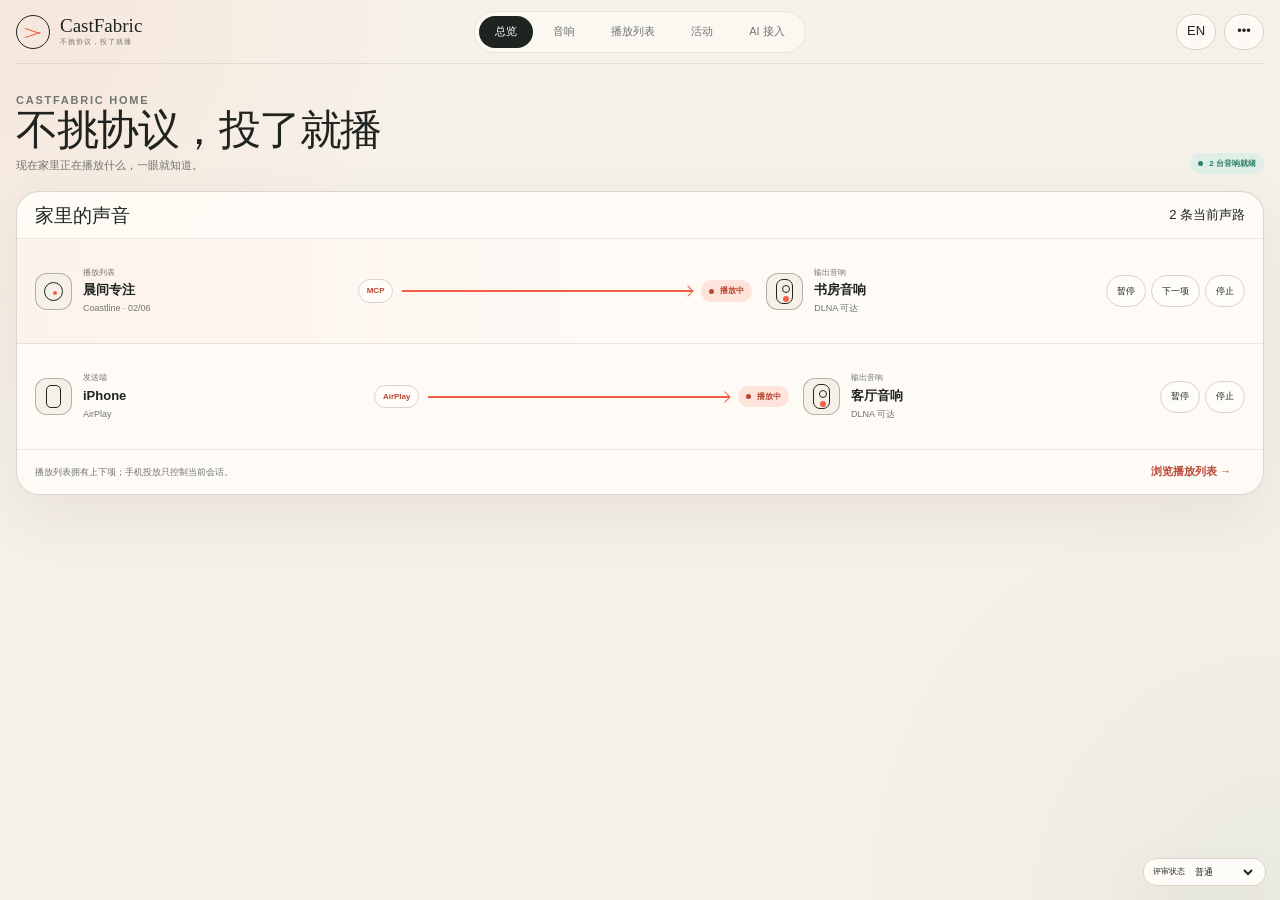
<file: docs/prototypes/castfabric-server-playlists-review-v2.html>
<!doctype html>
<html lang="zh-CN">
<head>
  <meta charset="utf-8"><meta name="viewport" content="width=device-width,initial-scale=1">
  <title>CastFabric · 内容工作台原型 v2</title>
  <style>
    :root{--canvas:#f6f1e8;--paper:#fffdf9;--paper-2:#fbf7f0;--ink:#202421;--muted:#70756f;--faint:#9a9d98;--line:#d9d3c9;--line-soft:rgba(50,55,51,.1);--red:#f35f45;--red-dark:#b94634;--red-soft:#fde3d9;--green:#2f8064;--green-soft:#dfeee7;--amber:#a66c1f;--amber-soft:#f4e7cf;--danger:#a33d32;--shadow:0 22px 60px rgba(67,52,37,.08);--serif:Baskerville,"Songti SC",STSong,serif;--sans:"Avenir Next","PingFang SC","Microsoft YaHei",sans-serif;--header:64px}
    *{box-sizing:border-box}html,body{margin:0;min-height:100%}body{color:var(--ink);background:radial-gradient(circle at 0 0,rgba(243,95,69,.075),transparent 27%),radial-gradient(circle at 100% 100%,rgba(47,128,100,.055),transparent 28%),var(--canvas);font:13px/1.45 var(--sans);-webkit-font-smoothing:antialiased}button,input,select{font:inherit;color:inherit}button{cursor:pointer}:focus-visible{outline:2px solid var(--red);outline-offset:2px}.shell{width:min(1440px,calc(100% - 32px));margin:auto}.app-header{height:var(--header);display:grid;grid-template-columns:1fr auto 1fr;align-items:center;border-bottom:1px solid var(--line-soft)}.brand{display:flex;align-items:center;gap:10px}.brand-mark{position:relative;width:34px;height:34px;border:1.4px solid var(--ink);border-radius:50%}.brand-mark:before,.brand-mark:after{content:"";position:absolute;left:8px;width:16px;height:1px;background:var(--red);transform-origin:left}.brand-mark:before{top:12px;transform:rotate(18deg)}.brand-mark:after{top:21px;transform:rotate(-18deg)}.brand strong{display:block;font:500 19px/1 var(--serif)}.brand small{display:block;margin-top:2px;color:var(--muted);font-size:7px;letter-spacing:.15em}.nav{display:flex;gap:4px;padding:4px;border:1px solid var(--line-soft);border-radius:999px;background:rgba(255,253,249,.6)}.nav button{height:32px;padding:0 16px;border:0;border-radius:999px;background:transparent;color:var(--muted);font-size:11px}.nav button.active{color:white;background:var(--ink)}.header-actions{justify-self:end;display:flex;gap:8px}.round,.secondary,.primary,.quiet,.icon-button{border-radius:999px}.round{width:40px;height:36px;border:1px solid var(--line);background:rgba(255,253,249,.75)}.secondary,.primary,.quiet{min-height:38px;padding:0 14px;font-size:11px;font-weight:700}.secondary{border:1px solid var(--line);background:var(--paper)}.primary{border:1px solid var(--red);background:var(--red);color:white}.quiet{border:0;background:transparent;color:var(--red-dark)}.icon-button{width:34px;height:34px;border:1px solid var(--line);background:var(--paper)}.page{display:none;min-height:calc(100dvh - var(--header));padding:22px 0 36px}.page.active{display:block}.page-head{display:flex;align-items:flex-end;justify-content:space-between;gap:20px;margin-bottom:17px}.eyebrow{margin:0 0 5px;color:var(--red);font-size:8px;font-weight:800;letter-spacing:.16em}.page-head h1{margin:0;font:500 clamp(33px,3.3vw,48px)/1 var(--serif);letter-spacing:-.035em}.page-head p{margin:7px 0 0;color:var(--muted);font-size:11px}.status{display:inline-flex;align-items:center;gap:6px;padding:5px 8px;border-radius:999px;background:var(--green-soft);color:var(--green);font-size:8px;font-weight:800}.status:before{content:"";width:5px;height:5px;border-radius:50%;background:currentColor}.status.live{background:var(--red-soft);color:var(--red-dark)}.status.warn{background:var(--amber-soft);color:var(--amber)}.status.off{background:#ece9e3;color:var(--muted)}.panel{border:1px solid rgba(69,63,53,.2);border-radius:23px;background:rgba(255,253,249,.86);box-shadow:var(--shadow)}.panel-head{display:flex;align-items:center;justify-content:space-between;gap:14px;min-height:47px;padding:0 18px;border-bottom:1px solid var(--line-soft)}.panel-head h2{margin:0;font:500 19px/1 var(--serif)}
    .overview-board{overflow:hidden}.route-list{display:grid}.route{display:grid;grid-template-columns:minmax(180px,.9fr) minmax(260px,1.15fr) minmax(190px,.95fr) auto;align-items:center;gap:14px;min-height:105px;padding:13px 18px;border-bottom:1px solid var(--line-soft)}.route:last-child{border:0}.route.live{background:linear-gradient(90deg,rgba(253,227,217,.34),transparent 55%)}.route-source,.route-target{display:flex;align-items:center;gap:11px;min-width:0}.glyph{position:relative;width:37px;height:37px;flex:0 0 auto;border:1px solid rgba(32,36,33,.32);border-radius:12px;background:var(--canvas)}.glyph.playlist:before{content:"";position:absolute;inset:8px;border:1px solid var(--ink);border-radius:50%}.glyph.playlist:after{content:"";position:absolute;left:17px;top:17px;width:4px;height:4px;border-radius:50%;background:var(--red)}.glyph.phone:before{content:"";position:absolute;inset:6px 10px;border:1px solid var(--ink);border-radius:5px}.glyph.speaker:before{content:"";position:absolute;inset:5px 9px;border:1px solid var(--ink);border-radius:7px}.glyph.speaker:after{content:"";position:absolute;left:15px;top:11px;width:6px;height:6px;border:1px solid var(--ink);border-radius:50%;box-shadow:0 10px 0 -1px var(--red)}.copy{min-width:0}.copy small{display:block;color:var(--muted);font-size:8px}.copy strong{display:block;overflow:hidden;text-overflow:ellipsis;white-space:nowrap;margin-top:3px;font-size:13px}.copy span{display:block;overflow:hidden;text-overflow:ellipsis;white-space:nowrap;margin-top:2px;color:var(--muted);font-size:9px}.route-path{display:grid;grid-template-columns:auto 1fr auto;align-items:center;gap:9px}.protocol{padding:5px 8px;border:1px solid var(--line);border-radius:999px;background:var(--paper);color:var(--red-dark);font-size:8px;font-weight:800}.signal-line{height:2px;background:var(--red);position:relative}.signal-line:after{content:"";position:absolute;right:0;top:-3px;width:7px;height:7px;border-top:1px solid var(--red);border-right:1px solid var(--red);transform:rotate(45deg)}.route-actions{display:flex;gap:5px}.route-actions button{height:32px;padding:0 10px;border:1px solid var(--line);border-radius:999px;background:var(--paper);font-size:9px}.board-foot{display:flex;align-items:center;justify-content:space-between;gap:12px;min-height:45px;padding:0 18px;border-top:1px solid var(--line-soft);color:var(--muted);font-size:9px}
    .speaker-list{overflow:hidden}.speaker-row{display:grid;grid-template-columns:minmax(220px,1.15fr) minmax(190px,.8fr) minmax(260px,1.2fr) 95px 36px;align-items:center;gap:15px;min-height:82px;padding:11px 18px;border-bottom:1px solid var(--line-soft)}.speaker-row:last-child{border:0}.speaker-id{display:flex;align-items:center;gap:11px}.receiver-chips{display:flex;gap:5px;flex-wrap:wrap}.receiver-chips span{padding:4px 7px;border:1px solid var(--line);border-radius:999px;background:var(--paper);font-size:8px}.speaker-now strong,.speaker-output strong{display:block;font-size:10px}.speaker-now span,.speaker-output span{display:block;margin-top:3px;color:var(--muted);font-size:8px}.toggle{position:relative;width:43px;height:24px;border:0;border-radius:999px;background:#c8cbc6}.toggle:after{content:"";position:absolute;left:3px;top:3px;width:18px;height:18px;border-radius:50%;background:white;box-shadow:0 2px 7px rgba(0,0,0,.15)}.toggle[aria-pressed=true]{background:var(--green)}.toggle[aria-pressed=true]:after{left:22px}
    .workspace{height:calc(100dvh - var(--header) - 66px);min-height:570px;overflow:hidden;display:grid;grid-template-columns:285px minmax(0,1fr);border:1px solid rgba(69,63,53,.2);border-radius:25px;background:rgba(255,253,249,.9);box-shadow:var(--shadow)}.library{display:grid;grid-template-rows:auto auto 1fr auto;min-width:0;border-right:1px solid var(--line-soft);background:rgba(246,241,232,.58)}.library-head{padding:20px 18px 14px}.library-head h1{margin:0;font:500 31px/1 var(--serif);letter-spacing:-.02em}.library-head p{margin:6px 0 0;color:var(--muted);font-size:9px}.library-tools{display:flex;gap:7px;padding:0 14px 13px}.search{min-width:0;flex:1;height:36px;padding:0 11px;border:1px solid var(--line);border-radius:11px;background:var(--paper);font-size:10px}.new-list{width:36px;height:36px;border:0;border-radius:50%;background:var(--ink);color:white}.playlist-index{overflow:auto;padding:0 9px 15px}.playlist-choice{width:100%;display:grid;grid-template-columns:31px minmax(0,1fr);align-items:center;gap:10px;padding:11px 9px;border:0;border-radius:13px;background:transparent;text-align:left}.playlist-choice:hover{background:rgba(255,253,249,.72)}.playlist-choice.active{background:var(--paper);box-shadow:0 8px 24px rgba(68,52,35,.07)}.record-mark{position:relative;width:29px;height:29px;border:1px solid var(--ink);border-radius:50%}.record-mark:after{content:"";position:absolute;inset:10px;border-radius:50%;background:var(--red)}.playlist-choice strong{display:block;overflow:hidden;text-overflow:ellipsis;white-space:nowrap;font-size:11px}.playlist-choice span{display:block;margin-top:2px;color:var(--muted);font-size:8px}.library-foot{padding:12px 14px;border-top:1px solid var(--line-soft)}.library-foot button{width:100%}.detail{min-width:0;overflow:auto;display:grid;grid-template-rows:auto auto minmax(0,1fr) auto}.detail-hero{display:grid;grid-template-columns:minmax(0,1fr) auto;gap:22px;padding:25px 27px 18px}.detail-title{display:flex;gap:16px;align-items:center}.big-record{position:relative;width:64px;height:64px;flex:0 0 auto;border:1.5px solid var(--ink);border-radius:50%;background:repeating-radial-gradient(circle,transparent 0 5px,rgba(32,36,33,.08) 6px 7px)}.big-record:after{content:"";position:absolute;inset:24px;border-radius:50%;background:var(--red)}.detail-title h2{margin:0;font:500 clamp(27px,3vw,40px)/1 var(--serif);letter-spacing:-.03em}.detail-title p{margin:7px 0 0;color:var(--muted);font-size:10px}.detail-actions{display:flex;align-items:center;gap:7px}.resume-note{grid-column:1/-1;display:flex;align-items:center;justify-content:space-between;gap:12px;margin-top:13px;padding:9px 12px;border-left:2px solid var(--amber);background:var(--amber-soft);color:#795315;font-size:9px}.tabs{display:flex;align-items:center;gap:5px;padding:0 27px;border-bottom:1px solid var(--line-soft)}.tabs button{height:39px;padding:0 12px;border:0;border-bottom:2px solid transparent;background:transparent;color:var(--muted);font-size:10px;font-weight:700}.tabs button.active{border-bottom-color:var(--red);color:var(--ink)}.tab-spacer{flex:1}.content-toolbar{display:flex;align-items:center;gap:7px;padding:12px 27px}.content-toolbar .meta{color:var(--muted);font-size:9px;margin-right:auto}.track-area{min-height:0;overflow:auto;padding:0 27px 12px}.track-head,.track{display:grid;grid-template-columns:24px 36px minmax(180px,1.25fr) minmax(110px,.55fr) 80px 84px;align-items:center;gap:10px}.track-head{height:30px;color:var(--muted);font-size:8px;font-weight:800;letter-spacing:.07em}.track{min-height:54px;border-top:1px solid var(--line-soft)}.track:hover{background:linear-gradient(90deg,rgba(243,95,69,.04),transparent);}.drag{color:var(--faint);letter-spacing:-2px}.track-no{font:500 15px/1 var(--serif);color:var(--muted)}.track-title strong{display:block;font-size:11px}.track-title span{display:block;margin-top:2px;color:var(--muted);font-size:8px}.track .kind,.track .duration{color:var(--muted);font-size:9px}.track-actions{display:flex;justify-content:flex-end;gap:5px}.play-item{width:30px;height:30px;border:1px solid var(--line);border-radius:50%;background:var(--paper);color:var(--red);line-height:1}.more{width:30px;height:30px;border:0;background:transparent;color:var(--muted)}.track.unavailable{opacity:.58}.track.unavailable .play-item{cursor:not-allowed;color:var(--faint)}.history-view{display:none;min-height:0;overflow:auto;padding:9px 27px 18px}.history-view.active{display:block}.track-view.hidden{display:none}.history-row{display:grid;grid-template-columns:120px minmax(190px,1fr) minmax(140px,.7fr) 120px;align-items:center;gap:13px;min-height:62px;border-bottom:1px solid var(--line-soft)}.history-row time{font:500 14px/1 var(--serif)}.history-row strong{display:block;font-size:10px}.history-row span{display:block;margin-top:3px;color:var(--muted);font-size:8px}.now-strip{display:grid;grid-template-columns:auto minmax(180px,1fr) minmax(180px,.8fr) auto;align-items:center;gap:13px;min-height:62px;padding:9px 27px;border-top:1px solid rgba(243,95,69,.2);background:linear-gradient(90deg,var(--red-soft),rgba(255,253,249,.94) 55%)}.now-strip .status{justify-self:start}.now-copy strong{display:block;font-size:10px}.now-copy span{display:block;margin-top:2px;color:var(--muted);font-size:8px}.progress{height:5px;border-radius:999px;background:#e6ded5;overflow:hidden}.progress i{display:block;width:39%;height:100%;background:var(--red)}.progress-meta{display:flex;justify-content:space-between;margin-top:4px;color:var(--muted);font-size:8px}.now-actions{display:flex;gap:5px}
    .state{display:none;min-height:380px;place-items:center;padding:40px;text-align:center}.state strong{font:500 25px/1.2 var(--serif)}.state p{max-width:430px;margin:8px auto 14px;color:var(--muted);font-size:10px}.skeleton{width:min(460px,78vw);height:13px;border-radius:999px;background:linear-gradient(90deg,#ece7df,#faf7f1,#ece7df);background-size:200% 100%;animation:shimmer 1.3s linear infinite}@keyframes shimmer{to{background-position:-200% 0}}.degraded-banner{display:none;align-items:center;justify-content:space-between;gap:12px;margin-bottom:12px;padding:10px 13px;border:1px solid rgba(166,108,31,.27);border-radius:13px;background:var(--amber-soft);font-size:9px}body[data-scenario=degraded] .degraded-banner,body[data-scenario=offline] .degraded-banner{display:flex}body[data-scenario=empty] .normal,body[data-scenario=loading] .normal,body[data-scenario=storage] .normal{display:none}body[data-scenario=empty] .state.empty,body[data-scenario=loading] .state.loading,body[data-scenario=storage] .state.error{display:grid}
    .overlay{position:fixed;z-index:40;inset:0;display:none;background:rgba(32,36,33,.28);backdrop-filter:blur(3px)}.overlay.open{display:block}.dialog{position:absolute;left:50%;top:50%;width:min(520px,calc(100% - 28px));transform:translate(-50%,-50%);border:1px solid rgba(70,64,54,.24);border-radius:23px;background:var(--paper);box-shadow:0 30px 90px rgba(32,36,33,.18)}.dialog-head{display:flex;align-items:start;justify-content:space-between;gap:15px;padding:19px 21px 14px;border-bottom:1px solid var(--line-soft)}.dialog-head h2{margin:0;font:500 25px/1.05 var(--serif)}.dialog-head p{margin:6px 0 0;color:var(--muted);font-size:9px}.dialog-body{padding:14px 21px}.output-option{width:100%;display:grid;grid-template-columns:36px minmax(0,1fr) auto;align-items:center;gap:10px;padding:11px 8px;border:1px solid transparent;border-radius:14px;background:transparent;text-align:left}.output-option:hover{background:var(--paper-2)}.output-option.selected{border-color:rgba(243,95,69,.38);background:var(--red-soft)}.output-option[disabled]{cursor:not-allowed;opacity:.48}.output-option strong{display:block;font-size:11px}.output-option span{display:block;margin-top:2px;color:var(--muted);font-size:8px}.radio{width:17px;height:17px;border:1px solid var(--line);border-radius:50%}.selected .radio{border:5px solid var(--red);background:white}.replace-note{display:none;margin:9px 8px 0;padding:9px 10px;border-radius:10px;background:var(--amber-soft);color:#795315;font-size:9px}.replace-note.show{display:block}.dialog-actions{display:flex;justify-content:flex-end;gap:7px;padding:12px 21px 18px}.dialog-actions button:disabled{cursor:not-allowed;opacity:.45}.drawer{position:absolute;right:0;top:0;width:min(560px,100%);height:100%;overflow:auto;background:var(--paper);box-shadow:-24px 0 70px rgba(32,36,33,.16)}.asset-section{padding:18px 21px;border-bottom:1px solid var(--line-soft)}.asset-section h3{margin:0 0 5px;font-size:10px}.asset-section p{margin:0;color:var(--muted);font-size:9px}.asset-row{display:grid;grid-template-columns:34px minmax(0,1fr) auto;align-items:center;gap:10px;padding:12px 0;border-bottom:1px solid var(--line-soft)}.review-tools{position:fixed;right:14px;bottom:14px;z-index:5;display:flex;align-items:center;gap:6px;padding:7px 9px;border:1px solid var(--line);border-radius:13px;background:rgba(255,253,249,.95);box-shadow:var(--shadow);font-size:8px}.review-tools select{border:0;background:transparent;font-size:9px}
    @media(max-width:900px){:root{--header:108px}.shell{width:min(100% - 24px,760px)}.app-header{height:var(--header);grid-template-columns:1fr auto;grid-template-rows:60px 48px}.nav{grid-row:2;grid-column:1/-1;justify-self:start;max-width:100%;overflow:auto}.header-actions{grid-column:2;grid-row:1}.page{min-height:calc(100dvh - var(--header))}.route{grid-template-columns:1fr}.route-path{min-height:38px}.speaker-row{grid-template-columns:1fr auto}.speaker-output,.receiver-chips,.speaker-now{grid-column:1/-1}.workspace{height:auto;min-height:calc(100dvh - var(--header) - 24px);grid-template-columns:230px minmax(0,1fr)}.detail-hero{grid-template-columns:1fr}.detail-actions{justify-content:flex-start}.track-head{display:none}.track{grid-template-columns:22px 30px minmax(0,1fr) auto}.track .kind,.track .duration{display:none}.history-row{grid-template-columns:95px 1fr}.history-row>div:last-child,.history-row>.status{display:none}.now-strip{grid-template-columns:auto 1fr auto}.now-strip>div:nth-child(3){display:none}}
    @media(max-width:620px){.brand small{display:none}.nav button{padding:0 11px}.nav button[data-page-target=activity],.nav button[data-page-target=ai]{display:none}.workspace{display:block;border-radius:19px}.library{border-right:0;border-bottom:1px solid var(--line-soft)}.playlist-index{display:flex;gap:6px;overflow:auto;padding:0 10px 12px}.playlist-choice{min-width:185px}.library-foot{display:none}.detail-hero{padding:19px 16px 14px}.big-record{width:48px;height:48px}.big-record:after{inset:18px}.tabs,.content-toolbar,.track-area,.history-view{padding-left:16px;padding-right:16px}.detail-actions{width:100%}.detail-actions .primary{flex:1}.resume-note{align-items:flex-start;flex-direction:column}.track{grid-template-columns:17px 25px minmax(0,1fr) auto}.track-actions .more{display:none}.now-strip{grid-template-columns:1fr auto;padding:10px 16px}.now-strip>.status{display:none}.page-head{align-items:flex-start;flex-direction:column}.speaker-row{padding:14px}.review-tools{left:12px;right:12px;justify-content:center}.drawer{width:100%}}
  </style>
  <style>
    .progress{overflow:visible;background:transparent}.seek-range{width:100%;height:5px;margin:0;appearance:none;border-radius:999px;background:linear-gradient(90deg,var(--red) 0 39%,#e6ded5 39%);cursor:pointer}.seek-range::-webkit-slider-thumb{appearance:none;width:13px;height:13px;border:3px solid var(--paper);border-radius:50%;background:var(--red);box-shadow:0 0 0 1px rgba(32,36,33,.2)}.upload-state{display:none;margin:14px 21px 0;padding:12px;border:1px solid rgba(243,95,69,.28);border-radius:14px;background:var(--red-soft)}body[data-scenario=upload] .upload-state{display:block}.upload-state strong{display:block;font-size:10px}.upload-state span{display:block;margin-top:3px;color:var(--muted);font-size:8px}.upload-state .progress{margin-top:9px;height:4px;border-radius:999px;background:#e8d3cb;overflow:hidden}.upload-state .progress i{display:block;width:64%;height:100%;background:var(--red)}
  </style>
</head>
<body data-scenario="normal">
  <header class="shell app-header"><div class="brand"><i class="brand-mark"></i><div><strong>CastFabric</strong><small data-i18n="slogan">不挑协议，投了就播</small></div></div><nav class="nav" aria-label="主导航"><button class="active" data-page-target="home" data-action="navigate.page" data-i18n="overview">总览</button><button data-page-target="speakers" data-action="navigate.page" data-i18n="speakers">音响</button><button data-page-target="playlists" data-action="navigate.page" data-i18n="playlists">播放列表</button><button data-page-target="activity" data-action="navigate.page" data-i18n="activity">活动</button><button data-page-target="ai" data-action="navigate.page">AI <span data-i18n="access">接入</span></button></nav><div class="header-actions"><button class="round" id="language" data-action="ui.language">EN</button><button class="round">•••</button></div></header>
  <main>
    <section class="page active" id="page-home"><div class="shell"><header class="page-head"><div><p class="eyebrow">CASTFABRIC HOME</p><h1 data-i18n="slogan">不挑协议，投了就播</h1><p data-i18n="homeIntro">现在家里正在播放什么，一眼就知道。</p></div><span class="status" data-field="system.suites.ready_count" data-i18n="allReady">2 台音响就绪</span></header><div class="degraded-banner"><span data-i18n="offlineBanner">书房音响本次扫描离线；其他声路不受影响。</span><button class="quiet" data-i18n="viewSpeaker">查看音响</button></div><div class="panel overview-board"><header class="panel-head"><h2 data-i18n="currentSound">家里的声音</h2><span data-i18n="twoRoutes">2 条当前声路</span></header><div class="route-list"><article class="route live"><div class="route-source"><i class="glyph playlist"></i><div class="copy"><small data-i18n="playlist">播放列表</small><strong data-field="playlist.name" data-i18n="morningFocus">晨间专注</strong><span data-field="playlist_item.title">Coastline · 02/06</span></div></div><div class="route-path"><b class="protocol">MCP</b><i class="signal-line"></i><span class="status live" data-i18n="playing">播放中</span></div><div class="route-target"><i class="glyph speaker"></i><div class="copy"><small data-i18n="outputSpeaker">输出音响</small><strong data-field="run.target_name" data-i18n="studySpeaker">书房音响</strong><span data-i18n="reachable">DLNA 可达</span></div></div><div class="route-actions"><button data-action="playlist.control" data-i18n="pause">暂停</button><button data-action="playlist.control" data-i18n="next">下一项</button><button data-action="playlist.control" data-i18n="stop">停止</button></div></article><article class="route"><div class="route-source"><i class="glyph phone"></i><div class="copy"><small data-i18n="sender">发送端</small><strong>iPhone</strong><span>AirPlay</span></div></div><div class="route-path"><b class="protocol">AirPlay</b><i class="signal-line"></i><span class="status live" data-i18n="playing">播放中</span></div><div class="route-target"><i class="glyph speaker"></i><div class="copy"><small data-i18n="outputSpeaker">输出音响</small><strong data-i18n="livingSpeaker">客厅音响</strong><span data-i18n="reachable">DLNA 可达</span></div></div><div class="route-actions"><button data-i18n="pause">暂停</button><button data-i18n="stop">停止</button></div></article></div><footer class="board-foot"><span data-i18n="homeHint">播放列表拥有上下项；手机投放只控制当前会话。</span><button class="quiet" data-page-target="playlists" data-action="navigate.page" data-i18n="browsePlaylists">浏览播放列表 →</button></footer></div></div></section>
    <section class="page" id="page-speakers"><div class="shell"><header class="page-head"><div><p class="eyebrow">OUTPUTS</p><h1 data-i18n="speakers">音响</h1><p data-i18n="speakersIntro">管理每台音响的接收入口，确认它现在是否可用。</p></div><button class="secondary" data-i18n="scan">重新扫描</button></header><div class="degraded-banner"><span data-i18n="offlineBanner">书房音响本次扫描离线；其他声路不受影响。</span><button class="quiet" data-i18n="rescan">重新扫描</button></div><div class="panel speaker-list"><article class="speaker-row"><div class="speaker-id"><i class="glyph speaker"></i><div class="copy"><strong data-i18n="studySpeaker">书房音响</strong><span data-i18n="onlineLocal">在线 · 本地控制</span></div></div><div class="speaker-output"><strong data-i18n="physicalReady">实体输出就绪</strong><span data-i18n="observedNow">刚刚发现</span></div><div class="receiver-chips"><span>DLNA · <b data-i18n="ready">就绪</b></span><span>AirPlay · <b data-i18n="ready">就绪</b></span><span>MiPlay · <b data-i18n="ready">就绪</b></span></div><div class="speaker-now"><strong data-i18n="morningFocus">晨间专注</strong><span>Coastline · 12:18</span></div><button class="toggle" aria-pressed="true"></button></article><article class="speaker-row"><div class="speaker-id"><i class="glyph speaker"></i><div class="copy"><strong data-i18n="livingSpeaker">客厅音响</strong><span data-i18n="onlineLocal">在线 · 本地控制</span></div></div><div class="speaker-output"><strong data-i18n="physicalReady">实体输出就绪</strong><span data-i18n="observedNow">刚刚发现</span></div><div class="receiver-chips"><span>DLNA · <b data-i18n="ready">就绪</b></span><span>AirPlay · <b data-i18n="ready">就绪</b></span><span>MiPlay · <b data-i18n="ready">就绪</b></span></div><div class="speaker-now"><strong>iPhone</strong><span>AirPlay</span></div><button class="toggle" aria-pressed="true"></button></article></div></div></section>
    <section class="page" id="page-playlists"><div class="shell"><div class="degraded-banner"><span data-i18n="degradedHistory">播放记录暂时不可用；播放列表和当前声音不受影响。</span><button class="quiet" data-i18n="retry">重试</button></div><div class="workspace normal"><aside class="library"><header class="library-head"><p class="eyebrow">YOUR CONTENT</p><h1 data-i18n="playlists">播放列表</h1><p data-i18n="playlistIntro">整理一次，随时投到任意音响。</p></header><div class="library-tools"><input class="search" data-i18n-placeholder="search" placeholder="搜索播放列表"><button class="new-list" aria-label="新建">＋</button></div><div class="playlist-index"><button class="playlist-choice active" data-action="playlist.open"><i class="record-mark"></i><span><strong data-field="playlist.name" data-i18n="morningFocus">晨间专注</strong><span data-i18n="sixItems">6 项 · 39 分钟</span></span></button><button class="playlist-choice" data-action="playlist.open"><i class="record-mark"></i><span><strong data-i18n="rainReading">雨天阅读</strong><span data-i18n="fourteenItems">14 项 · 2 小时 08 分</span></span></button><button class="playlist-choice" data-action="playlist.open"><i class="record-mark"></i><span><strong data-i18n="bedtimeStories">晚安故事</strong><span data-i18n="fourItems">4 项 · 48 分钟</span></span></button></div><footer class="library-foot"><button class="secondary" data-open-assets data-action="asset.open" data-i18n="audioFiles">音频文件</button></footer></aside><section class="detail"><header class="detail-hero"><div class="detail-title"><i class="big-record"></i><div><p class="eyebrow">PLAYLIST</p><h2 data-field="playlist.name" data-i18n="morningFocus">晨间专注</h2><p><span data-field="playlist.item_count" data-i18n="sixItemsLong">6 项 · 39 分钟</span> · <span data-field="playlist.default_order" data-i18n="sequential">顺序播放</span> · <span data-field="playlist.default_repeat" data-i18n="repeatNone">播完停止</span></p></div></div><div class="detail-actions"><button class="secondary" data-action="playlist.edit" data-i18n="edit">编辑</button><button class="primary" data-play="all" data-action="playlist.play_all" data-i18n="playAll">▶ 全部播放</button></div><div class="resume-note" data-field="playlist.resume_candidate"><span data-i18n="resumeCandidate">上次在书房音响播放到第 3 项 12:18。它不是播放记录里的操作。</span><button class="quiet" data-play="resume" data-action="playlist.play_all" data-i18n="useResume">播放时使用这个位置</button></div></header><nav class="tabs"><button class="active" data-tab="tracks" data-i18n="content">内容</button><button data-tab="history" data-action="playlist.view_history" data-i18n="playHistory">播放记录</button><span class="tab-spacer"></span><button data-open-assets data-action="asset.open" data-i18n="manageAssets">管理音频文件</button></nav><div class="track-view"><div class="content-toolbar"><span class="meta" data-i18n="reorderHint">拖动即可重排；下一项始终读取最新顺序</span><button class="secondary" data-open-assets data-action="playlist.add_content" data-i18n="addContent">＋ 添加内容</button></div><div class="track-area"><div class="track-head"><span></span><span>#</span><span data-i18n="title">标题</span><span data-i18n="source">来源</span><span data-i18n="duration">时长</span><span></span></div><article class="track"><span class="drag">⠿</span><span class="track-no">01</span><div class="track-title"><strong>Opening</strong><span>Coastline.wav</span></div><span class="kind" data-i18n="managedFile">已上传文件</span><span class="duration">03:42</span><div class="track-actions"><button class="play-item" data-play="item" data-item="Opening" data-action="playlist.play_item" aria-label="播放">▶</button><button class="more">•••</button></div></article><article class="track"><span class="drag">⠿</span><span class="track-no">02</span><div class="track-title"><strong>Coastline</strong><span>Field notes.mp3</span></div><span class="kind" data-i18n="managedFile">已上传文件</span><span class="duration">31:22</span><div class="track-actions"><button class="play-item" data-play="item" data-item="Coastline" data-action="playlist.play_item" aria-label="播放">▶</button><button class="more" data-current-edit>•••</button></div></article><article class="track"><span class="drag">⠿</span><span class="track-no">03</span><div class="track-title"><strong>First light</strong><span>https://audio.example/…</span></div><span class="kind" data-i18n="externalUrl">外部 URL</span><span class="duration">04:08</span><div class="track-actions"><button class="play-item" data-play="item" data-item="First light" data-action="playlist.play_item" aria-label="播放">▶</button><button class="more">•••</button></div></article><article class="track unavailable"><span class="drag">⠿</span><span class="track-no">04</span><div class="track-title"><strong>Old recording</strong><span data-field="media_asset.status" data-i18n="assetUnavailable">资源不可用 · 仍保留在列表中</span></div><span class="kind" data-i18n="managedFile">已上传文件</span><span class="duration">—</span><div class="track-actions"><button class="play-item" disabled aria-label="不可用">▶</button><button class="more">•••</button></div></article></div></div><div class="history-view"><div class="history-row"><time data-i18n="todayMorning">今天 08:42</time><div><strong data-i18n="studySpeaker">书房音响</strong><span>Coastline · 12:18 / 31:22</span></div><div><strong data-i18n="interrupted">已中断</strong><span data-field="session.end_reason">service_restart</span></div><span class="status warn" data-i18n="interrupted">已中断</span></div><div class="history-row"><time data-i18n="yesterdayEvening">昨天 19:41</time><div><strong data-i18n="livingSpeaker">客厅音响</strong><span>Opening → First light</span></div><div><strong data-i18n="completed">已完成</strong><span>39:12</span></div><span class="status" data-i18n="completed">已完成</span></div><div class="history-row"><time data-i18n="mondayMorning">周一 07:56</time><div><strong data-i18n="studySpeaker">书房音响</strong><span>Opening</span></div><div><strong data-i18n="stopped">手动停止</strong><span>02:11</span></div><span class="status off" data-i18n="stopped">手动停止</span></div></div><footer class="now-strip"><span class="status live" data-field="run.state" data-i18n="playing">播放中</span><div class="now-copy"><strong><span data-i18n="studySpeaker">书房音响</span> · Coastline</strong><span data-i18n="playlistPosition">晨间专注 · 第 2/6 项</span></div><div><div class="progress"><i></i></div><div class="progress-meta"><span data-field="session.position_seconds">12:18</span><span data-field="session.duration_seconds">31:22</span></div></div><div class="now-actions"><button class="icon-button" data-action="playlist.control">Ⅱ</button><button class="icon-button" data-action="playlist.control">≫</button><button class="icon-button" data-action="playlist.control">■</button></div></footer></section></div><div class="state empty"><div><strong data-i18n="emptyTitle">还没有播放列表</strong><p data-i18n="emptyBody">新建一个列表，再添加已上传音频或外部 URL。</p><button class="primary" data-i18n="createFirst">新建第一个播放列表</button></div></div><div class="state loading"><div><i class="skeleton"></i><p data-i18n="loading">正在读取播放列表…</p></div></div><div class="state error"><div><strong data-i18n="storageError">无法读取内容存储</strong><p data-i18n="storageErrorBody">没有开始新的播放；当前音响状态不受影响。</p><button class="secondary" data-i18n="retry">重试</button></div></div></div></section>
    <section class="page" id="page-activity"><div class="shell"><header class="page-head"><div><p class="eyebrow">DIAGNOSTICS</p><h1 data-i18n="activity">活动</h1><p data-i18n="activityIntro">这里记录协议、输出与系统事件；内容播放历史留在播放列表里。</p></div></header><div class="panel state" style="display:grid"><div><strong data-i18n="activityKept">活动页面职责保持不变</strong><p data-i18n="activityKeptBody">它用于排查投放和输出，不承担 Playlist 的内容历史。</p></div></div></div></section><section class="page" id="page-ai"><div class="shell"><header class="page-head"><div><p class="eyebrow">AI ACCESS</p><h1>AI <span data-i18n="access">接入</span></h1><p data-i18n="aiIntro">Agent 使用同一个 MCP 地址管理播放列表和音响。</p></div></header></div></section>
  </main>
  <div class="overlay" id="speakerPicker"><section class="dialog" role="dialog" aria-modal="true"><header class="dialog-head"><div><p class="eyebrow">CHOOSE OUTPUT</p><h2 data-picker-title data-i18n="wherePlay">播放到哪台音响？</h2><p data-picker-copy data-i18n="allFromStart">“晨间专注”将从第一项开始播放。</p></div><button class="icon-button" data-close>×</button></header><div class="dialog-body"><button class="output-option selected" data-output="study" data-action="output.pick"><i class="radio"></i><span><strong data-i18n="studySpeaker">书房音响</strong><span data-i18n="currentlyPlaylist">正在播放 晨间专注 · Coastline</span></span><span class="status live" data-i18n="playing">播放中</span></button><button class="output-option" data-output="living" data-action="output.pick"><i class="radio"></i><span><strong data-i18n="livingSpeaker">客厅音响</strong><span data-i18n="currentlyAirplay">正在接收 AirPlay</span></span><span class="status live" data-i18n="playing">播放中</span></button><button class="output-option" disabled><i class="radio"></i><span><strong data-i18n="bedroomSpeaker">卧室音响</strong><span data-i18n="offlineLatest">本次扫描离线</span></span><span class="status off" data-i18n="offline">离线</span></button><div class="replace-note show" data-i18n="replaceWarning">开始后会停止书房音响当前的播放，并从所选位置开始。</div></div><footer class="dialog-actions"><button class="secondary" data-close data-i18n="cancel">取消</button><button class="primary" data-confirm-play data-i18n="playAll">▶ 全部播放</button></footer></section></div>
  <div class="overlay" id="assetsDrawer"><aside class="drawer"><header class="dialog-head"><div><p class="eyebrow">ADD CONTENT</p><h2 data-i18n="addContent">添加内容</h2><p data-i18n="assetIntro">上传新音频、选择已有文件或添加外部 URL。</p></div><button class="icon-button" data-close>×</button></header><section class="asset-section"><h3 data-i18n="uploadAudio">上传音频</h3><p data-i18n="uploadHelp">文件验证完成后才会加入列表；重复内容不会多占空间。</p><button class="primary" data-action="asset.upload" style="margin-top:12px" data-i18n="chooseFile">选择文件</button></section><section class="asset-section"><h3 data-i18n="existingAudio">已有音频</h3><div class="asset-row"><i class="glyph playlist"></i><span><strong>Coastline.wav</strong><small>12.4 MB · WAV · 03:42</small></span><button class="secondary" data-i18n="add">添加</button></div><div class="asset-row"><i class="glyph playlist"></i><span><strong>Field notes.mp3</strong><small>28.8 MB · MP3 · 31:22</small></span><button class="secondary" data-i18n="add">添加</button></div></section><section class="asset-section"><h3 data-i18n="externalUrl">外部 URL</h3><p data-i18n="urlHelp">仅保存定位；列表和历史中默认隐藏查询参数。</p><button class="secondary" style="margin-top:12px" data-i18n="addUrl">添加 URL</button></section></aside></div>
  <div class="overlay" id="conflictDialog"><section class="dialog"><header class="dialog-head"><div><p class="eyebrow">ACTIVE ITEM</p><h2 data-i18n="currentConflict">这项正在书房音响播放</h2><p data-i18n="conflictExplain">修改当前项需要决定正在播放的声音怎么处理。</p></div><button class="icon-button" data-close>×</button></header><div class="dialog-body"><p data-i18n="conflictChoices">保留当前声音直到结束、立即按新内容重载，或停止相关播放。</p></div><footer class="dialog-actions"><button class="secondary" data-close data-i18n="keep">保留声音</button><button class="secondary" data-close data-i18n="reload">重新加载</button><button class="primary" data-close data-i18n="stopThenEdit">停止并修改</button></footer></section></div>
  <aside class="review-tools"><span data-i18n="reviewState">评审状态</span><select id="scenario" data-action="ui.scenario"><option value="normal" data-i18n="normal">普通</option><option value="upload" data-i18n="upload">上传</option><option value="empty" data-i18n="empty">空</option><option value="loading" data-i18n="loadingShort">加载</option><option value="conflict" data-i18n="conflict">冲突</option><option value="unavailable" data-i18n="unavailable">资源不可用</option><option value="offline" data-i18n="outputOffline">输出离线</option><option value="degraded" data-i18n="degraded">降级</option><option value="storage" data-i18n="storageErrorShort">存储错误</option></select></aside>
  <script>
    const copy={
      slogan:['不挑协议，投了就播','Cast freely. It just plays.'],overview:['总览','Overview'],speakers:['音响','Speakers'],playlists:['播放列表','Playlists'],activity:['活动','Activity'],access:['接入','Access'],homeIntro:['现在家里正在播放什么，一眼就知道。','See what is playing at home at a glance.'],allReady:['2 台音响就绪','2 speakers ready'],offlineBanner:['书房音响本次扫描离线；其他声路不受影响。','Study speaker is offline in the latest scan; other routes are unaffected.'],viewSpeaker:['查看音响','View speaker'],currentSound:['家里的声音','Sound at home'],twoRoutes:['2 条当前声路','2 current routes'],playlist:['播放列表','Playlist'],morningFocus:['晨间专注','Morning focus'],playing:['播放中','Playing'],outputSpeaker:['输出音响','Output speaker'],studySpeaker:['书房音响','Study speaker'],livingSpeaker:['客厅音响','Living room speaker'],bedroomSpeaker:['卧室音响','Bedroom speaker'],reachable:['DLNA 可达','DLNA reachable'],pause:['暂停','Pause'],next:['下一项','Next'],stop:['停止','Stop'],sender:['发送端','Sender'],homeHint:['播放列表拥有上下项；手机投放只控制当前会话。','Playlists have item navigation; phone casting controls only its current session.'],browsePlaylists:['浏览播放列表 →','Browse playlists →'],speakersIntro:['管理每台音响的接收入口，确认它现在是否可用。','Manage each receiver suite and confirm whether its output is available.'],scan:['重新扫描','Scan again'],rescan:['重新扫描','Rescan'],onlineLocal:['在线 · 本地控制','Online · local control'],physicalReady:['实体输出就绪','Physical output ready'],observedNow:['刚刚发现','Observed just now'],ready:['就绪','Ready'],degradedHistory:['播放记录暂时不可用；播放列表和当前声音不受影响。','Playback records are unavailable; playlists and current sound are unaffected.'],retry:['重试','Retry'],playlistIntro:['整理一次，随时投到任意音响。','Organize once, then play on any speaker.'],search:['搜索播放列表','Search playlists'],sixItems:['6 项 · 39 分钟','6 items · 39 min'],fourteenItems:['14 项 · 2 小时 08 分','14 items · 2 hr 08 min'],fourItems:['4 项 · 48 分钟','4 items · 48 min'],rainReading:['雨天阅读','Rainy reading'],bedtimeStories:['晚安故事','Bedtime stories'],audioFiles:['音频文件','Audio files'],sixItemsLong:['6 项 · 39 分钟','6 items · 39 min'],sequential:['顺序播放','Sequential'],repeatNone:['播完停止','Stop at end'],edit:['编辑','Edit'],playAll:['▶ 全部播放','▶ Play all'],resumeCandidate:['上次在书房音响播放到第 3 项 12:18。它不是播放记录里的操作。','Last played on Study speaker: item 3 at 12:18. This action does not live in playback records.'],useResume:['播放时使用这个位置','Use this position when playing'],content:['内容','Content'],playHistory:['播放记录','Playback record'],manageAssets:['管理音频文件','Manage audio files'],reorderHint:['拖动即可重排；下一项始终读取最新顺序','Drag to reorder; next always follows the latest order'],addContent:['＋ 添加内容','＋ Add content'],title:['标题','Title'],source:['来源','Source'],duration:['时长','Duration'],managedFile:['已上传文件','Uploaded file'],externalUrl:['外部 URL','External URL'],assetUnavailable:['资源不可用 · 仍保留在列表中','Asset unavailable · kept in playlist'],todayMorning:['今天 08:42','Today 08:42'],yesterdayEvening:['昨天 19:41','Yesterday 19:41'],mondayMorning:['周一 07:56','Monday 07:56'],interrupted:['已中断','Interrupted'],completed:['已完成','Completed'],stopped:['手动停止','Stopped manually'],playlistPosition:['晨间专注 · 第 2/6 项','Morning focus · item 2/6'],emptyTitle:['还没有播放列表','No playlists yet'],emptyBody:['新建一个列表，再添加已上传音频或外部 URL。','Create a playlist, then add uploaded audio or an external URL.'],createFirst:['新建第一个播放列表','Create first playlist'],loading:['正在读取播放列表…','Loading playlists…'],storageError:['无法读取内容存储','Content storage is unavailable'],storageErrorBody:['没有开始新的播放；当前音响状态不受影响。','No new playback started; current speaker state is unaffected.'],activityIntro:['这里记录协议、输出与系统事件；内容播放历史留在播放列表里。','Protocol, output and system events live here; content history stays with Playlists.'],activityKept:['活动页面职责保持不变','Activity keeps its existing role'],activityKeptBody:['它用于排查投放和输出，不承担 Playlist 的内容历史。','It diagnoses casting and output; it does not own playlist content history.'],aiIntro:['Agent 使用同一个 MCP 地址管理播放列表和音响。','Agents manage playlists and speakers through the same MCP endpoint.'],wherePlay:['播放到哪台音响？','Which speaker should play?'],allFromStart:['“晨间专注”将从第一项开始播放。','“Morning focus” will start at the first item.'],currentlyPlaylist:['正在播放 晨间专注 · Coastline','Playing Morning focus · Coastline'],currentlyAirplay:['正在接收 AirPlay','Receiving AirPlay'],offlineLatest:['本次扫描离线','Offline in latest scan'],offline:['离线','Offline'],replaceWarning:['开始后会停止书房音响当前的播放，并从所选位置开始。','Starting will replace current playback on Study speaker and begin at the selected position.'],cancel:['取消','Cancel'],assetIntro:['上传新音频、选择已有文件或添加外部 URL。','Upload audio, choose an existing file, or add an external URL.'],uploadAudio:['上传音频','Upload audio'],uploadHelp:['文件验证完成后才会加入列表；重复内容不会多占空间。','Files join the playlist only after validation; duplicate content uses no extra space.'],chooseFile:['选择文件','Choose file'],existingAudio:['已有音频','Existing audio'],add:['添加','Add'],urlHelp:['仅保存定位；列表和历史中默认隐藏查询参数。','Only the locator is saved; query parameters are hidden in lists and history.'],addUrl:['添加 URL','Add URL'],currentConflict:['这项正在书房音响播放','This item is playing on Study speaker'],conflictExplain:['修改当前项需要决定正在播放的声音怎么处理。','Changing the current item requires deciding what happens to the sound.'],conflictChoices:['保留当前声音直到结束、立即按新内容重载，或停止相关播放。','Keep the current sound until it ends, reload the changed content now, or stop the related playback.'],keep:['保留声音','Keep sound'],reload:['重新加载','Reload'],stopThenEdit:['停止并修改','Stop and edit'],reviewState:['评审状态','Review state'],normal:['普通','Normal'],upload:['上传','Upload'],empty:['空','Empty'],loadingShort:['加载','Loading'],conflict:['冲突','Conflict'],unavailable:['资源不可用','Asset unavailable'],outputOffline:['输出离线','Output offline'],degraded:['降级','Degraded'],storageErrorShort:['存储错误','Storage error']
    };
    let language='zh';let playIntent='all';
    function translate(){document.documentElement.lang=language==='zh'?'zh-CN':'en';document.querySelectorAll('[data-i18n]').forEach(node=>{const pair=copy[node.dataset.i18n];if(pair)node.textContent=pair[language==='zh'?0:1]});document.querySelectorAll('[data-i18n-placeholder]').forEach(node=>{const pair=copy[node.dataset.i18nPlaceholder];if(pair)node.placeholder=pair[language==='zh'?0:1]});document.getElementById('language').textContent=language==='zh'?'EN':'ZH'}
    function showPage(name){document.querySelectorAll('.page').forEach(node=>node.classList.toggle('active',node.id===`page-${name}`));document.querySelectorAll('.nav [data-page-target]').forEach(node=>node.classList.toggle('active',node.dataset.pageTarget===name));}
    function openOverlay(id){document.getElementById(id).classList.add('open')}
    function closeOverlays(){document.querySelectorAll('.overlay.open').forEach(node=>node.classList.remove('open'))}
    function openPicker(button){playIntent=button.dataset.play||'all';const item=button.dataset.item;const title=document.querySelector('[data-picker-title]');const intro=document.querySelector('[data-picker-copy]');const submit=document.querySelector('[data-confirm-play]');if(playIntent==='item'){title.textContent=language==='zh'?'从这一项播放到…':'Play this item on…';intro.textContent=language==='zh'?`将从“${item}”开始，随后继续列表。`:`Start at “${item}”, then continue the playlist.`;submit.textContent=language==='zh'?'▶ 从此项播放':'▶ Play from item'}else if(playIntent==='resume'){title.textContent=language==='zh'?'继续播放到…':'Resume on…';intro.textContent=language==='zh'?'将从第 3 项 12:18 继续。':'Resume item 3 at 12:18.';submit.textContent=language==='zh'?'▶ 继续播放':'▶ Resume'}else{title.textContent=copy.wherePlay[language==='zh'?0:1];intro.textContent=copy.allFromStart[language==='zh'?0:1];submit.textContent=copy.playAll[language==='zh'?0:1]}openOverlay('speakerPicker')}
    document.addEventListener('click',event=>{const nav=event.target.closest('[data-page-target]');if(nav)showPage(nav.dataset.pageTarget);if(event.target.closest('#language')){language=language==='zh'?'en':'zh';translate()}const tab=event.target.closest('[data-tab]');if(tab){document.querySelectorAll('.tabs [data-tab]').forEach(n=>n.classList.toggle('active',n===tab));document.querySelector('.track-view').classList.toggle('hidden',tab.dataset.tab!=='tracks');document.querySelector('.history-view').classList.toggle('active',tab.dataset.tab==='history')}const play=event.target.closest('[data-play]');if(play)openPicker(play);const output=event.target.closest('.output-option:not([disabled])');if(output){document.querySelectorAll('.output-option').forEach(n=>n.classList.toggle('selected',n===output));document.querySelector('.replace-note').classList.add('show')}if(event.target.closest('[data-open-assets]'))openOverlay('assetsDrawer');if(event.target.closest('[data-current-edit]'))openOverlay('conflictDialog');if(event.target.closest('[data-close]')||event.target.closest('[data-confirm-play]'))closeOverlays();const choice=event.target.closest('.playlist-choice');if(choice){document.querySelectorAll('.playlist-choice').forEach(n=>n.classList.toggle('active',n===choice))}});
    document.addEventListener('keydown',event=>{if(event.key==='Escape')closeOverlays()});document.getElementById('scenario').addEventListener('change',event=>{closeOverlays();document.body.dataset.scenario=event.target.value;if(event.target.value==='upload')openOverlay('assetsDrawer');if(event.target.value==='conflict')openOverlay('conflictDialog');if(event.target.value==='unavailable'){showPage('playlists');document.querySelector('.track.unavailable').scrollIntoView({block:'center'})}if(event.target.value==='offline')showPage('speakers')});translate();
    copy.resumeCandidate=['上次在书房音响播放到第 3 项 12:18。','Last played on Study speaker: item 3 at 12:18.'];
    copy.useResume=['从这里继续','Resume from here'];
    copy.uploading=['正在上传 Field-notes.mp3','Uploading Field-notes.mp3'];
    copy.uploadProgress=['18.4 / 28.8 MB · 完成验证后才会加入列表','18.4 / 28.8 MB · added only after validation'];
    document.querySelector('#assetsDrawer .dialog-head').insertAdjacentHTML('afterend','<div class="upload-state"><strong data-i18n="uploading"></strong><span data-i18n="uploadProgress"></span><div class="progress"><i></i></div></div>');
    document.querySelector('.now-strip .progress').innerHTML='<input class="seek-range" type="range" min="0" max="1882" value="738" aria-label="Seek" data-field="session.seek_supported">';
    document.addEventListener('click',event=>{const option=event.target.closest('.output-option:not([disabled])');if(!option)return;const living=option.dataset.output==='living';document.querySelector('.replace-note').textContent=language==='zh'?(living?'开始后会停止客厅音响当前的 AirPlay，再播放所选内容。':'开始后会停止书房音响当前的播放，并从所选位置开始。'):(living?'Starting will stop current AirPlay on Living room speaker, then play the selected content.':'Starting will replace current playback on Study speaker and begin at the selected position.')});
    translate();
  </script>
</body>
</html>
</file>
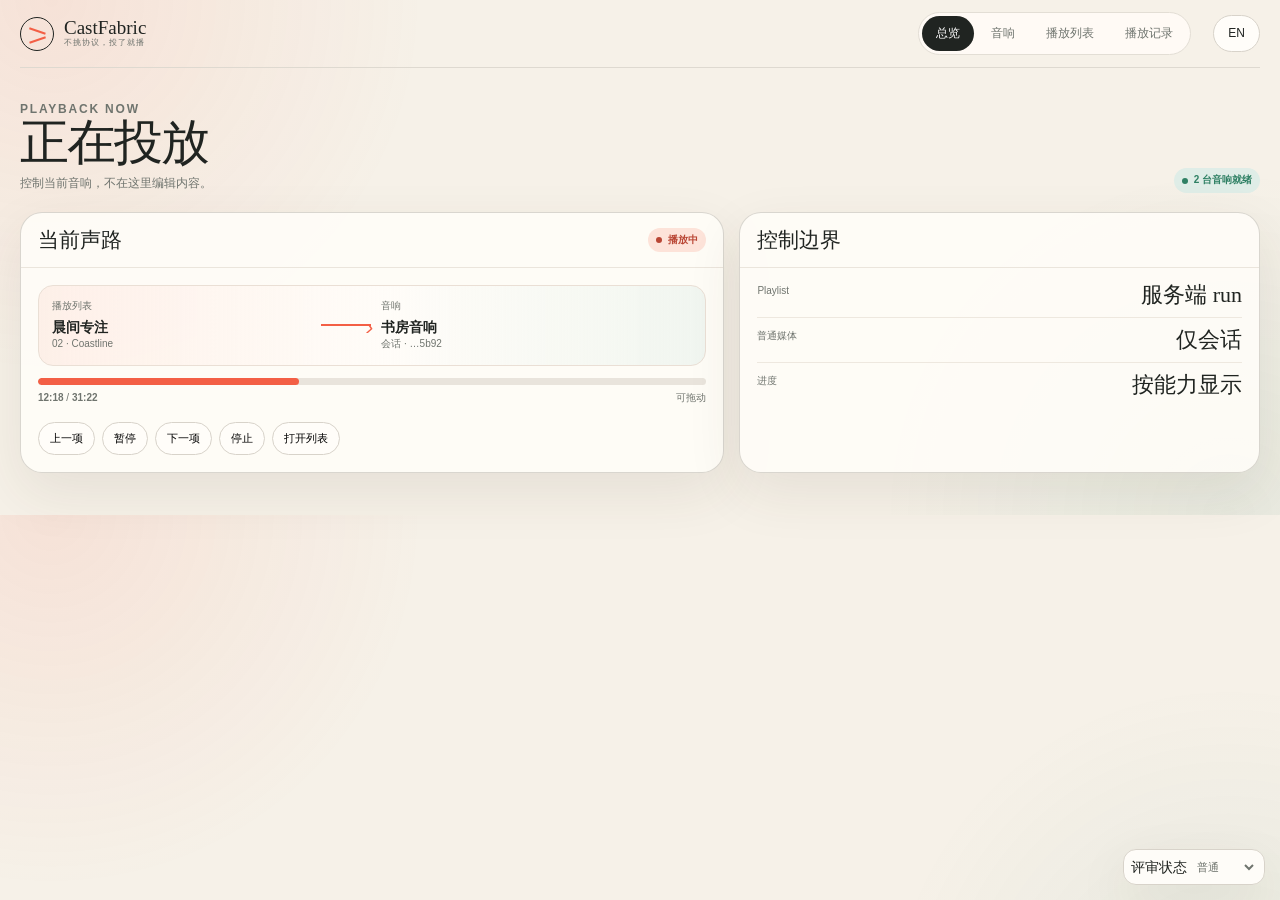
<file: docs/prototypes/castfabric-server-playlists-review.html>
<!doctype html>
<html lang="zh-CN">
<head>
  <meta charset="utf-8"><meta name="viewport" content="width=device-width,initial-scale=1">
  <title>CastFabric · Playlist review</title>
  <style>
    :root{--paper:#f6f1e8;--card:#fffdf9;--warm:#fff7ef;--ink:#202421;--muted:#6f746e;--line:#d8d3ca;--signal:#f35f45;--signal-pale:#fde3d9;--good:#2f8064;--good-pale:#dfede7;--warn:#9d6819;--warn-pale:#f5ead7;--bad:#a63e32;--bad-pale:#f3ded9;--shadow:0 20px 55px rgba(68,52,35,.09);--serif:Baskerville,"Songti SC",serif;--sans:"Avenir Next","PingFang SC","Microsoft YaHei",sans-serif}*{box-sizing:border-box}body{margin:0;background:radial-gradient(circle at 4% 0,rgba(243,95,69,.1),transparent 28%),radial-gradient(circle at 96% 100%,rgba(47,128,100,.08),transparent 26%),var(--paper);color:var(--ink);font:14px/1.45 var(--sans)}button,select{font:inherit}button{cursor:pointer}button:focus-visible,select:focus-visible{outline:2px solid var(--signal);outline-offset:2px}.shell{width:min(1240px,calc(100% - 32px));margin:auto}.top{height:68px;display:flex;align-items:center;gap:22px;border-bottom:1px solid #ded9d0}.brand{display:flex;align-items:center;gap:10px;margin-right:auto}.mark{width:34px;height:34px;border:1.5px solid var(--ink);border-radius:50%;position:relative}.mark:before,.mark:after{content:"";position:absolute;left:8px;width:17px;height:1.5px;background:var(--signal)}.mark:before{top:12px;transform:rotate(19deg)}.mark:after{top:21px;transform:rotate(-19deg)}.brand strong{display:block;font:500 19px/1 var(--serif)}.brand small{display:block;color:var(--muted);font-size:8px;letter-spacing:.12em}.nav{display:flex;gap:3px;padding:3px;border:1px solid #e3ded5;border-radius:999px;background:#fffaf5}.nav button,.round,.soft,.primary{border:0;border-radius:999px;padding:9px 14px;background:transparent;color:var(--muted);font-size:12px}.nav button.active{background:var(--ink);color:#fff}.round{border:1px solid var(--line);background:var(--card);color:var(--ink)}.soft{border:1px solid var(--line);background:var(--card);color:var(--ink)}.primary{background:var(--signal);color:#fff;font-weight:700}.page{display:none;padding:25px 0 42px}.page.active{display:block}.eyebrow{margin:0 0 5px;color:var(--signal);font-size:9px;font-weight:800;letter-spacing:.15em}.heading{display:flex;align-items:end;justify-content:space-between;gap:18px;margin-bottom:19px}.heading h1{margin:0;font:500 clamp(32px,4vw,49px)/1 var(--serif);letter-spacing:-.04em}.heading p{margin:8px 0 0;color:var(--muted);font-size:12px}.notice{display:flex;align-items:center;justify-content:space-between;gap:12px;margin:0 0 16px;padding:10px 13px;border:1px solid #e3c88d;border-radius:14px;background:var(--warn-pale);color:#76500f;font-size:11px}.grid{display:grid;gap:15px}.overview{grid-template-columns:1.15fr .85fr}.panel{border:1px solid rgba(70,64,54,.2);border-radius:22px;background:rgba(255,253,249,.87);box-shadow:var(--shadow)}.panel-head{display:flex;align-items:center;justify-content:space-between;gap:10px;padding:15px 17px;border-bottom:1px solid #ebe5dc}.panel-head h2{margin:0;font:500 21px/1.15 var(--serif)}.pill{display:inline-flex;gap:6px;align-items:center;padding:5px 8px;border-radius:999px;background:var(--good-pale);color:var(--good);font-size:10px;font-weight:800}.pill:before{content:"";width:6px;height:6px;border-radius:50%;background:currentColor}.pill.live{background:var(--signal-pale);color:#b94634}.pill.warn{background:var(--warn-pale);color:var(--warn)}.route{padding:17px}.route-row{display:grid;grid-template-columns:1fr auto 1.2fr;align-items:center;gap:10px;padding:13px;border:1px solid #eadfd5;border-radius:15px;background:linear-gradient(90deg,rgba(253,227,217,.48),rgba(255,253,249,.8) 52%,rgba(223,237,231,.42))}.endpoint small,.run-card small,.item-meta{display:block;color:var(--muted);font-size:10px}.endpoint strong{display:block;margin-top:3px;font-size:14px}.line{width:50px;height:2px;background:var(--signal);position:relative}.line:after{content:"›";position:absolute;right:-2px;top:-12px;color:var(--signal);font-size:22px}.controls{display:flex;flex-wrap:wrap;gap:7px;padding:0 17px 17px}.controls button{min-height:33px;padding:0 11px;border:1px solid var(--line);border-radius:999px;background:var(--card);font-size:11px}.progress{height:7px;margin:12px 0 6px;border-radius:999px;background:#e9e4dc;overflow:hidden}.progress i{display:block;width:39%;height:100%;border-radius:inherit;background:var(--signal)}.progress.readonly i{background:var(--warn)}.metrics{display:flex;justify-content:space-between;color:var(--muted);font-size:10px}.metric-list{padding:5px 17px 15px}.metric{display:flex;justify-content:space-between;padding:11px 0;border-bottom:1px solid #eee8df}.metric:last-child{border:0}.metric strong{font:500 22px/1 var(--serif)}.metric span{color:var(--muted);font-size:10px}.section-tabs{display:flex;gap:5px}.section-tabs button{padding:7px 10px;border:0;border-radius:999px;background:transparent;color:var(--muted);font-size:11px}.section-tabs button.active{background:var(--ink);color:#fff}.playlist-layout{display:grid;grid-template-columns:minmax(0,1fr) 310px;gap:15px}.playlist-list{padding:0 16px 12px}.playlist-row{display:grid;grid-template-columns:36px minmax(0,1fr) auto;align-items:center;gap:11px;padding:14px 2px;border-bottom:1px solid #eee8df;cursor:pointer}.playlist-row:last-child{border:0}.disc{width:30px;height:30px;border:1px solid var(--ink);border-radius:50%;position:relative}.disc:after{content:"";position:absolute;inset:11px;border-radius:50%;background:var(--signal)}.playlist-row strong{display:block;font-size:14px}.playlist-row span{display:block;overflow:hidden;text-overflow:ellipsis;white-space:nowrap;color:var(--muted);font-size:10px}.right-arrow{color:var(--muted);font-size:20px}.storage{padding:0 17px 15px}.storage-row{display:flex;align-items:center;gap:9px;padding:11px 0;border-bottom:1px solid #eee8df}.storage-row:last-child{border:0}.file{width:28px;height:33px;border:1px solid var(--line);border-radius:5px;background:var(--warm);position:relative}.file:after{content:"♪";position:absolute;inset:7px;text-align:center;color:var(--signal)}.storage-row strong{display:block;font-size:12px}.storage-row span{display:block;color:var(--muted);font-size:10px}.state{display:none;min-height:290px;place-items:center;text-align:center;padding:35px}.state strong{font:500 25px/1.2 var(--serif)}.state p{max-width:410px;color:var(--muted);font-size:12px}.state .skeleton{width:min(420px,80vw);height:13px;border-radius:99px;background:linear-gradient(90deg,#ece7df,#faf7f1,#ece7df);background-size:200% 100%;animation:shimmer 1.3s linear infinite}@keyframes shimmer{to{background-position:-200% 0}}body[data-scenario="empty"] .content,body[data-scenario="loading"] .content,body[data-scenario="error"] .content{display:none}body[data-scenario="empty"] .empty,body[data-scenario="loading"] .loading,body[data-scenario="error"] .error{display:grid}body[data-scenario="degraded"] .notice{display:flex}.notice{display:none}.history{padding:2px 17px 17px}.history-row{display:grid;grid-template-columns:80px 1fr auto;gap:10px;align-items:center;padding:13px 0;border-bottom:1px solid #eee8df}.history-row:last-child{border:0}.history-row time{color:var(--muted);font-size:10px}.history-row strong{display:block;font-size:12px}.history-row span{display:block;color:var(--muted);font-size:10px}.drawer,.modal{position:fixed;inset:0;display:none;z-index:5}.drawer.open,.modal.open{display:block}.shade{position:absolute;inset:0;background:rgba(32,36,33,.28);backdrop-filter:blur(2px)}.sheet{position:absolute;right:0;top:0;width:min(510px,100%);height:100%;overflow:auto;padding:22px;background:var(--card);box-shadow:-20px 0 60px rgba(0,0,0,.14)}.sheet h2,.dialog h2{margin:0;font:500 29px/1.05 var(--serif)}.sheet p,.dialog p{color:var(--muted);font-size:12px}.close{float:right;width:36px;height:36px;border:1px solid var(--line);border-radius:50%;background:var(--card)}.item-list{margin:20px 0;border-top:1px solid #eee8df}.item{display:grid;grid-template-columns:25px 1fr auto;gap:9px;align-items:center;padding:13px 0;border-bottom:1px solid #eee8df}.num{color:var(--muted);font:500 15px var(--serif)}.item strong{display:block;font-size:12px}.item em{font-style:normal;color:var(--muted);font-size:10px}.item button{border:0;background:transparent;color:var(--signal);font-size:11px}.run-card{margin-top:13px;padding:13px;border:1px solid #e6ddd3;border-radius:14px;background:var(--warm)}.run-card strong{display:block;margin-top:3px;font-size:13px}.dialog{position:relative;width:min(470px,calc(100% - 30px));margin:18vh auto;padding:22px;border:1px solid #decab8;border-radius:21px;background:var(--card);box-shadow:var(--shadow)}.dialog .actions{display:flex;justify-content:flex-end;gap:8px;margin-top:17px}.dialog button{padding:9px 12px;border:1px solid var(--line);border-radius:999px;background:var(--card)}.dialog .danger{border-color:var(--signal);background:var(--signal);color:#fff}.review{position:fixed;right:15px;bottom:15px;z-index:2;display:flex;gap:6px;padding:7px;border:1px solid var(--line);border-radius:13px;background:rgba(255,253,249,.94);box-shadow:var(--shadow)}.review select{border:0;background:transparent;color:var(--muted);font-size:11px}@media(max-width:760px){.shell{width:min(100% - 22px,600px)}.top{height:auto;min-height:64px;flex-wrap:wrap;padding:9px 0}.brand{margin-right:0}.nav{order:3;width:100%;overflow:auto}.nav button{white-space:nowrap}.heading{align-items:start;flex-direction:column}.overview,.playlist-layout{grid-template-columns:1fr}.heading .primary{width:100%}.route-row{grid-template-columns:1fr}.line{transform:rotate(90deg);margin:4px 20px}.history-row{grid-template-columns:62px 1fr}.history-row .pill{display:none}.review{left:11px;right:11px;justify-content:center}.sheet{width:100%}}
  </style>
</head>
<body data-scenario="normal"><header class="shell top"><div class="brand"><i class="mark"></i><div><strong>CastFabric</strong><small data-t="slogan">不挑协议，投了就播</small></div></div><nav class="nav"><button data-action="navigate.page" data-page="overview" class="active" data-t="overview">总览</button><button data-action="navigate.page" data-page="speakers" data-t="speakers">音响</button><button data-action="navigate.page" data-page="playlists" data-t="playlists">播放列表</button><button data-action="navigate.page" data-page="history" data-t="history">播放记录</button></nav><button class="round" data-action="ui.language" id="language">EN</button></header>
<main class="shell">
  <section class="page active" id="overview"><div class="heading"><div><p class="eyebrow">PLAYBACK NOW</p><h1 data-t="now">正在投放</h1><p data-t="nowIntro">控制当前音响，不在这里编辑内容。</p></div><span class="pill" data-field="system.suites.ready_count" data-t="ready">2 台音响就绪</span></div><div class="notice"><span data-t="degraded">播放记录暂时不可用。现有声音不会中断。</span><button class="soft" data-t="retry">重试</button></div><div class="content grid overview"><article class="panel"><div class="panel-head"><h2 data-t="signalPath">当前声路</h2><span class="pill live" data-field="run.state" data-t="playing">播放中</span></div><div class="route"><div class="route-row"><div class="endpoint"><small data-t="playlist">播放列表</small><strong data-field="playlist.name">晨间专注</strong><small data-field="playlist_item.title">02 · Coastline</small></div><i class="line"></i><div class="endpoint"><small data-t="speaker">音响</small><strong data-field="run.target_name">书房音响</strong><small data-field="session.id">会话 · …5b92</small></div></div><div class="progress"><i></i></div><div class="metrics"><span><b data-field="session.position_seconds">12:18</b> / <b data-field="session.duration_seconds">31:22</b></span><span data-field="session.seek_supported" data-t="seekable">可拖动</span></div></div><div class="controls"><button data-action="playlist.control" data-t="previous">上一项</button><button data-action="playlist.control" data-t="pause">暂停</button><button data-action="playlist.control" data-t="next">下一项</button><button data-action="playlist.control" data-t="stop">停止</button><button data-action="playlist.open" data-open-playlist data-t="openPlaylist">打开列表</button></div></article><aside class="panel"><div class="panel-head"><h2 data-t="controlBoundary">控制边界</h2></div><div class="metric-list"><div class="metric"><span data-t="playlistControl">Playlist</span><strong data-t="serverRun">服务端 run</strong></div><div class="metric"><span data-t="ordinaryControl">普通媒体</span><strong data-t="sessionOnly">仅会话</strong></div><div class="metric"><span data-t="progressRule">进度</span><strong data-t="truthful">按能力显示</strong></div></div></aside></div><div class="state empty"><div><strong data-t="emptyTitle">还没有播放列表</strong><p data-t="emptyBody">上传音频文件后，创建一个能在 Agent 退出后继续的服务端列表。</p><button class="primary" data-action="asset.upload" data-t="upload">上传音频</button></div></div><div class="state loading"><div><i class="skeleton"></i><p data-t="loading">正在读取播放状态…</p></div></div><div class="state error"><div><strong data-t="storageError">存储错误</strong><p data-t="storageErrorBody">没有开始新的投放。检查存储后再试。</p></div></div></section>
  <section class="page" id="speakers"><div class="heading"><div><p class="eyebrow">OUTPUT CONTEXT</p><h1 data-t="speakers">音响</h1><p data-t="speakerIntro">每台音响独立运行；这里只显示当前内容和播放控制。</p></div></div><div class="content panel"><div class="panel-head"><h2 data-t="activeOutputs">活动音响</h2><span class="pill" data-t="twoOutputs">2 个已启用</span></div><div class="history"><div class="history-row"><time>12:18</time><div><strong data-field="run.target_name">书房音响</strong><span data-field="playlist.name">晨间专注 · Coastline</span><div class="progress readonly"><i></i></div></div><span class="pill live" data-t="playing">播放中</span></div><div class="history-row"><time>—</time><div><strong data-t="living">客厅音响</strong><span data-t="noPlayback">没有活动播放</span></div><span class="pill" data-t="ready">就绪</span></div></div></div></section>
  <section class="page" id="playlists"><div class="heading"><div><p class="eyebrow">SERVER CONTENT</p><h1 data-t="playlists">播放列表</h1><p data-t="playlistIntro">稳定资源与可复用定义。音频文件是次级管理入口。</p></div><button class="primary" data-action="asset.upload" data-open-assets data-t="manageAudio">管理音频文件</button></div><div class="notice"><span data-t="degraded">播放记录暂时不可用。现有声音不会中断。</span><button class="soft" data-t="retry">重试</button></div><div class="content playlist-layout"><article class="panel"><div class="panel-head"><h2 data-t="collection">播放列表集合</h2><span class="pill" data-t="threeLists">3 个列表</span></div><div class="playlist-list"><div class="playlist-row" data-action="playlist.open" data-open-playlist><i class="disc"></i><div><strong data-field="playlist.name">晨间专注</strong><span><b data-field="playlist.item_count">6 项</b> · <b data-field="playlist.default_order">顺序</b> · <b data-field="playlist.default_repeat">不循环</b> · <b data-field="playlist.updated_at">刚刚更新</b></span></div><i class="right-arrow">›</i></div><div class="playlist-row" data-action="playlist.open" data-open-playlist><i class="disc"></i><div><strong>雨天阅读</strong><span>14 项 · 随机 · 列表循环 · 2 小时前</span></div><i class="right-arrow">›</i></div><div class="playlist-row" data-action="playlist.open" data-open-playlist><i class="disc"></i><div><strong>晚安故事</strong><span>4 项 · 顺序 · 不循环 · 昨天</span></div><i class="right-arrow">›</i></div></div></article><aside class="panel"><div class="panel-head"><h2 data-t="audioFiles">音频文件</h2><button class="soft" data-action="asset.open" data-open-assets data-t="view">查看</button></div><div class="storage"><div class="storage-row"><i class="file"></i><div><strong data-field="media_asset.display_name">Coastline.wav</strong><span data-field="media_asset.size_bytes">12.4 MB · 已验证</span></div></div><div class="storage-row"><i class="file"></i><div><strong>Field notes.mp3</strong><span data-field="media_asset.reference_count">被 2 个列表引用</span></div></div><div class="storage-row"><i class="file"></i><div><strong>External ambience</strong><span data-field="media_asset.status">资源不可用</span></div></div></div></aside></div><div class="state empty"><div><strong data-t="emptyTitle">还没有播放列表</strong><p data-t="emptyBody">上传音频文件后，创建一个能在 Agent 退出后继续的服务端列表。</p><button class="primary" data-action="asset.upload" data-t="upload">上传音频</button></div></div><div class="state loading"><div><i class="skeleton"></i><p data-t="loading">正在读取播放状态…</p></div></div><div class="state error"><div><strong data-t="storageError">存储错误</strong><p data-t="storageErrorBody">没有开始新的投放。检查存储后再试。</p></div></div></section>
  <section class="page" id="history"><div class="heading"><div><p class="eyebrow">PLAYBACK RECORD</p><h1 data-t="history">播放记录</h1><p data-t="historyIntro">按 Playlist 查询候选进度；续播必须由人或 Agent 明确发起。</p></div></div><div class="content panel"><div class="panel-head"><h2 data-t="recentRuns">最近运行</h2><div class="section-tabs"><button class="active" data-t="all">全部</button><button data-t="interrupted">已中断</button></div></div><div class="history"><div class="history-row"><time>今天 12:18</time><div><strong>晨间专注 · Coastline</strong><span data-field="session.end_reason">书房音响 · 12:18 / 31:22 · 可续播</span></div><button class="soft" data-action="playlist.play" data-t="resume">继续</button></div><div class="history-row"><time>昨天 22:03</time><div><strong>晚安故事 · 第三章</strong><span data-t="interrupted">服务重启后中断 · 未自动发声</span></div><button class="soft" data-action="playlist.play" data-t="resume">继续</button></div><div class="history-row"><time>昨天 19:41</time><div><strong>雨天阅读 · Light rain</strong><span data-t="completed">客厅音响 · 已完成</span></div><span class="pill" data-t="completed">已完成</span></div></div></div></section>
</main><div class="drawer" id="playlistDrawer"><i class="shade" data-close></i><aside class="sheet"><button class="close" data-close>×</button><p class="eyebrow">PLAYLIST DETAIL · REVIEW</p><h2 data-field="playlist.name">晨间专注</h2><p data-t="detailIntro">定义与运行状态分开。编辑非当前项会立即影响下一项；当前项改动需要解决冲突。</p><div class="controls"><button class="primary" data-action="playlist.play" data-t="playOnSpeaker">投放到音响</button><button class="soft" data-action="playlist.edit" data-open-conflict data-t="editCurrent">编辑当前项</button></div><div class="item-list"><div class="item"><span class="num" data-field="playlist_item.position">01</span><div><strong data-field="playlist_item.title">Opening</strong><em>3:42 · Coastline.wav</em></div><button data-action="playlist.edit" data-t="reorder">重排</button></div><div class="item"><span class="num">02</span><div><strong>Coastline</strong><em>31:22 · 当前播放</em></div><span class="pill live" data-t="current">当前项</span></div><div class="item"><span class="num">03</span><div><strong>First light</strong><em>4:08 · managed file</em></div><button data-action="playlist.edit" data-t="reorder">重排</button></div></div><div class="run-card"><small data-t="activeRun">活动 run</small><strong data-field="run.target_name">书房音响 · Coastline</strong><div class="progress"><i></i></div><div class="metrics"><span>12:18 / 31:22</span><span data-t="seekable">可拖动</span></div></div></aside></div><div class="drawer" id="assetsDrawer"><i class="shade" data-close></i><aside class="sheet"><button class="close" data-close>×</button><p class="eyebrow">SECONDARY MANAGEMENT</p><h2 data-t="audioFiles">音频文件</h2><p data-t="assetIntro">受管理文件按 SHA-256 去重；外部 URL 只保存定位且默认脱敏。</p><div class="controls"><button class="primary" data-action="asset.upload" data-t="upload">上传音频</button></div><div class="item-list"><div class="item"><span class="num">♪</span><div><strong>Coastline.wav</strong><em>12.4 MB · 被 1 个列表引用 · 可用</em></div><span class="pill" data-t="available">可用</span></div><div class="item"><span class="num">♪</span><div><strong>External ambience</strong><em>URL 已脱敏 · 上次使用昨天</em></div><span class="pill warn" data-t="unavailable">不可用</span></div><div class="item"><span class="num">↑</span><div><strong data-t="uploadExpired">上传票据已过期</strong><em data-field="upload.expires_at">需要重新开始，未创建资源</em></div><span class="pill warn" data-t="expired">已过期</span></div></div></aside></div><div class="modal" id="conflict"><i class="shade" data-close></i><section class="dialog"><p class="eyebrow">ACTIVE PLAYBACK CONFLICT</p><h2 data-t="conflictTitle">正在播放的项目发生改动</h2><p data-t="conflictBody">书房音响正在播放 Coastline。选择保留当前声音、重新加载这一项，或先停止相关 run。不会自动跳过或重试。</p><div class="actions"><button data-close data-t="keep">保留</button><button data-action="playlist.control" data-t="reload">重新加载</button><button class="danger" data-action="playlist.control" data-t="stopRun">停止 run</button></div></section></div><aside class="review"><span data-t="review">评审状态</span><select id="scenario" data-action="ui.scenario"><option value="normal" data-t="normal">普通</option><option value="empty" data-t="empty">空</option><option value="loading" data-t="loadingState">加载</option><option value="degraded" data-t="degradedState">降级</option><option value="error" data-t="error">存储错误</option></select></aside>
<script>
const zh={slogan:'不挑协议，投了就播',overview:'总览',speakers:'音响',playlists:'播放列表',history:'播放记录',now:'正在投放',nowIntro:'控制当前音响，不在这里编辑内容。',ready:'2 台音响就绪',degraded:'播放记录暂时不可用。现有声音不会中断。',retry:'重试',signalPath:'当前声路',playing:'播放中',playlist:'播放列表',speaker:'音响',seekable:'可拖动',previous:'上一项',pause:'暂停',next:'下一项',stop:'停止',openPlaylist:'打开列表',controlBoundary:'控制边界',playlistControl:'Playlist',serverRun:'服务端 run',ordinaryControl:'普通媒体',sessionOnly:'仅会话',progressRule:'进度',truthful:'按能力显示',emptyTitle:'还没有播放列表',emptyBody:'上传音频文件后，创建一个能在 Agent 退出后继续的服务端列表。',upload:'上传音频',loading:'正在读取播放状态…',storageError:'存储错误',storageErrorBody:'没有开始新的投放。检查存储后再试。',speakerIntro:'每台音响独立运行；这里只显示当前内容和播放控制。',activeOutputs:'活动音响',twoOutputs:'2 个已启用',living:'客厅音响',noPlayback:'没有活动播放',playlistIntro:'稳定资源与可复用定义。音频文件是次级管理入口。',manageAudio:'管理音频文件',collection:'播放列表集合',threeLists:'3 个列表',audioFiles:'音频文件',view:'查看',historyIntro:'按 Playlist 查询候选进度；续播必须由人或 Agent 明确发起。',recentRuns:'最近运行',all:'全部',interrupted:'已中断',resume:'继续',completed:'已完成',detailIntro:'定义与运行状态分开。编辑非当前项会立即影响下一项；当前项改动需要解决冲突。',playOnSpeaker:'投放到音响',editCurrent:'编辑当前项',reorder:'重排',current:'当前项',activeRun:'活动 run',assetIntro:'受管理文件按 SHA-256 去重；外部 URL 只保存定位且默认脱敏。',available:'可用',unavailable:'不可用',uploadExpired:'上传票据已过期',expired:'已过期',conflictTitle:'正在播放的项目发生改动',conflictBody:'书房音响正在播放 Coastline。选择保留当前声音、重新加载这一项，或先停止相关 run。不会自动跳过或重试。',keep:'保留',reload:'重新加载',stopRun:'停止 run',review:'评审状态',normal:'普通',empty:'空',loadingState:'加载',degradedState:'降级',error:'存储错误'};
const en={slogan:'Protocol-agnostic. Cast and play.',overview:'Overview',speakers:'Speakers',playlists:'Playlists',history:'Playback record',now:'Playing now',nowIntro:'Control this output here; edit content in Playlists.',ready:'2 speakers ready',degraded:'Playback records are temporarily unavailable. Current sound continues.',retry:'Retry',signalPath:'Current signal path',playing:'Playing',playlist:'Playlist',speaker:'Speaker',seekable:'Seek enabled',previous:'Previous',pause:'Pause',next:'Next',stop:'Stop',openPlaylist:'Open playlist',controlBoundary:'Control boundary',playlistControl:'Playlist',serverRun:'Server run',ordinaryControl:'Ordinary media',sessionOnly:'Session only',progressRule:'Progress',truthful:'Capability-led',emptyTitle:'No playlists yet',emptyBody:'Upload audio, then create a server playlist that continues after the Agent exits.',upload:'Upload audio',loading:'Reading playback state…',storageError:'Storage error',storageErrorBody:'No new output was started. Check storage and try again.',speakerIntro:'Every speaker runs independently; this page only shows current content and controls.',activeOutputs:'Active speakers',twoOutputs:'2 enabled',living:'Living room speaker',noPlayback:'No active playback',playlistIntro:'Stable assets and reusable definitions. Audio files are secondary management.',manageAudio:'Manage audio files',collection:'Playlist collection',threeLists:'3 playlists',audioFiles:'Audio files',view:'View',historyIntro:'Query candidates by playlist; a person or Agent must explicitly resume.',recentRuns:'Recent runs',all:'All',interrupted:'Interrupted',resume:'Resume',completed:'Completed',detailIntro:'Definition and running state are separate. Non-current edits affect the next item; current changes need resolution.',playOnSpeaker:'Play on speaker',editCurrent:'Edit current item',reorder:'Reorder',current:'Current item',activeRun:'Active run',assetIntro:'Managed files deduplicate by SHA-256; external URLs retain only a redacted locator.',available:'Available',unavailable:'Unavailable',uploadExpired:'Upload ticket expired',expired:'Expired',conflictTitle:'An edit affects the item playing now',conflictBody:'Study speaker is playing Coastline. Keep the current sound, reload this item, or stop the related run. Nothing skips or retries automatically.',keep:'Keep',reload:'Reload',stopRun:'Stop run',review:'Review state',normal:'Normal',empty:'Empty',loadingState:'Loading',degradedState:'Degraded',error:'Storage error'};
let language='zh';const staticCopy=[['晨间专注','Morning focus'],['书房音响','Study speaker'],['客厅音响','Living room speaker'],['雨天阅读','Rainy reading'],['晚安故事','Bedtime stories'],['Coastline','Coastline'],['Opening','Opening'],['First light','First light'],['2 台音响就绪','2 speakers ready'],['2 个已启用','2 enabled'],['3 个列表','3 playlists'],['6 项','6 items'],['14 项','14 items'],['4 项','4 items'],['顺序','sequential'],['随机','random'],['不循环','no repeat'],['列表循环','repeat all'],['2 小时前','2 hours ago'],['昨天','yesterday'],['12.4 MB · 已验证','12.4 MB · verified'],['被 2 个列表引用','Referenced by 2 playlists'],['资源不可用','Asset unavailable'],['没有活动播放','No active playback'],['刚刚更新','updated now'],['当前播放','playing now'],['受管理文件','managed file'],['需要重新开始，未创建资源','Start again; no asset was created'],['URL 已脱敏 · 上次使用昨天','URL redacted · last used yesterday'],['被 1 个列表引用 · 可用','Referenced by 1 playlist · available'],['今天 12:18','Today 12:18'],['昨天 22:03','Yesterday 22:03'],['昨天 19:41','Yesterday 19:41'],['书房音响 · 12:18 / 31:22 · 可续播','Study speaker · 12:18 / 31:22 · resumable'],['服务重启后中断 · 未自动发声','Interrupted after restart · no automatic playback'],['客厅音响 · 已完成','Living room speaker · completed'],['会话 · …5b92','Session · …5b92'],['02 · Coastline','02 · Coastline']];function t(k){return(language==='zh'?zh:en)[k]||k}function applyStaticCopy(){const pairs=language==='zh'?staticCopy.map(([z,e])=>[e,z]):staticCopy;const walker=document.createTreeWalker(document.body,4);while(walker.nextNode()){let value=walker.currentNode.nodeValue;for(const [from,to] of pairs)value=value.split(from).join(to);walker.currentNode.nodeValue=value}}function applyLanguage(){document.documentElement.lang=language==='zh'?'zh-CN':'en';document.querySelectorAll('[data-t]').forEach(n=>n.textContent=t(n.dataset.t));applyStaticCopy();document.getElementById('language').textContent=language==='zh'?'EN':'中'}function open(id){document.getElementById(id).classList.add('open')}function close(){document.querySelectorAll('.open').forEach(n=>n.classList.remove('open'))}document.addEventListener('click',e=>{const page=e.target.closest('[data-page]');if(page){document.querySelectorAll('.page,.nav button').forEach(n=>n.classList.remove('active'));document.getElementById(page.dataset.page).classList.add('active');page.classList.add('active')}if(e.target.id==='language'){language=language==='zh'?'en':'zh';applyLanguage()}if(e.target.closest('[data-open-playlist]'))open('playlistDrawer');if(e.target.closest('[data-open-assets]'))open('assetsDrawer');if(e.target.closest('[data-open-conflict]'))open('conflict');if(e.target.closest('[data-close]'))close()});document.addEventListener('keydown',e=>{if(e.key==='Escape')close()});document.getElementById('scenario').addEventListener('change',e=>document.body.dataset.scenario=e.target.value);applyLanguage();
</script></body></html>
</file>
